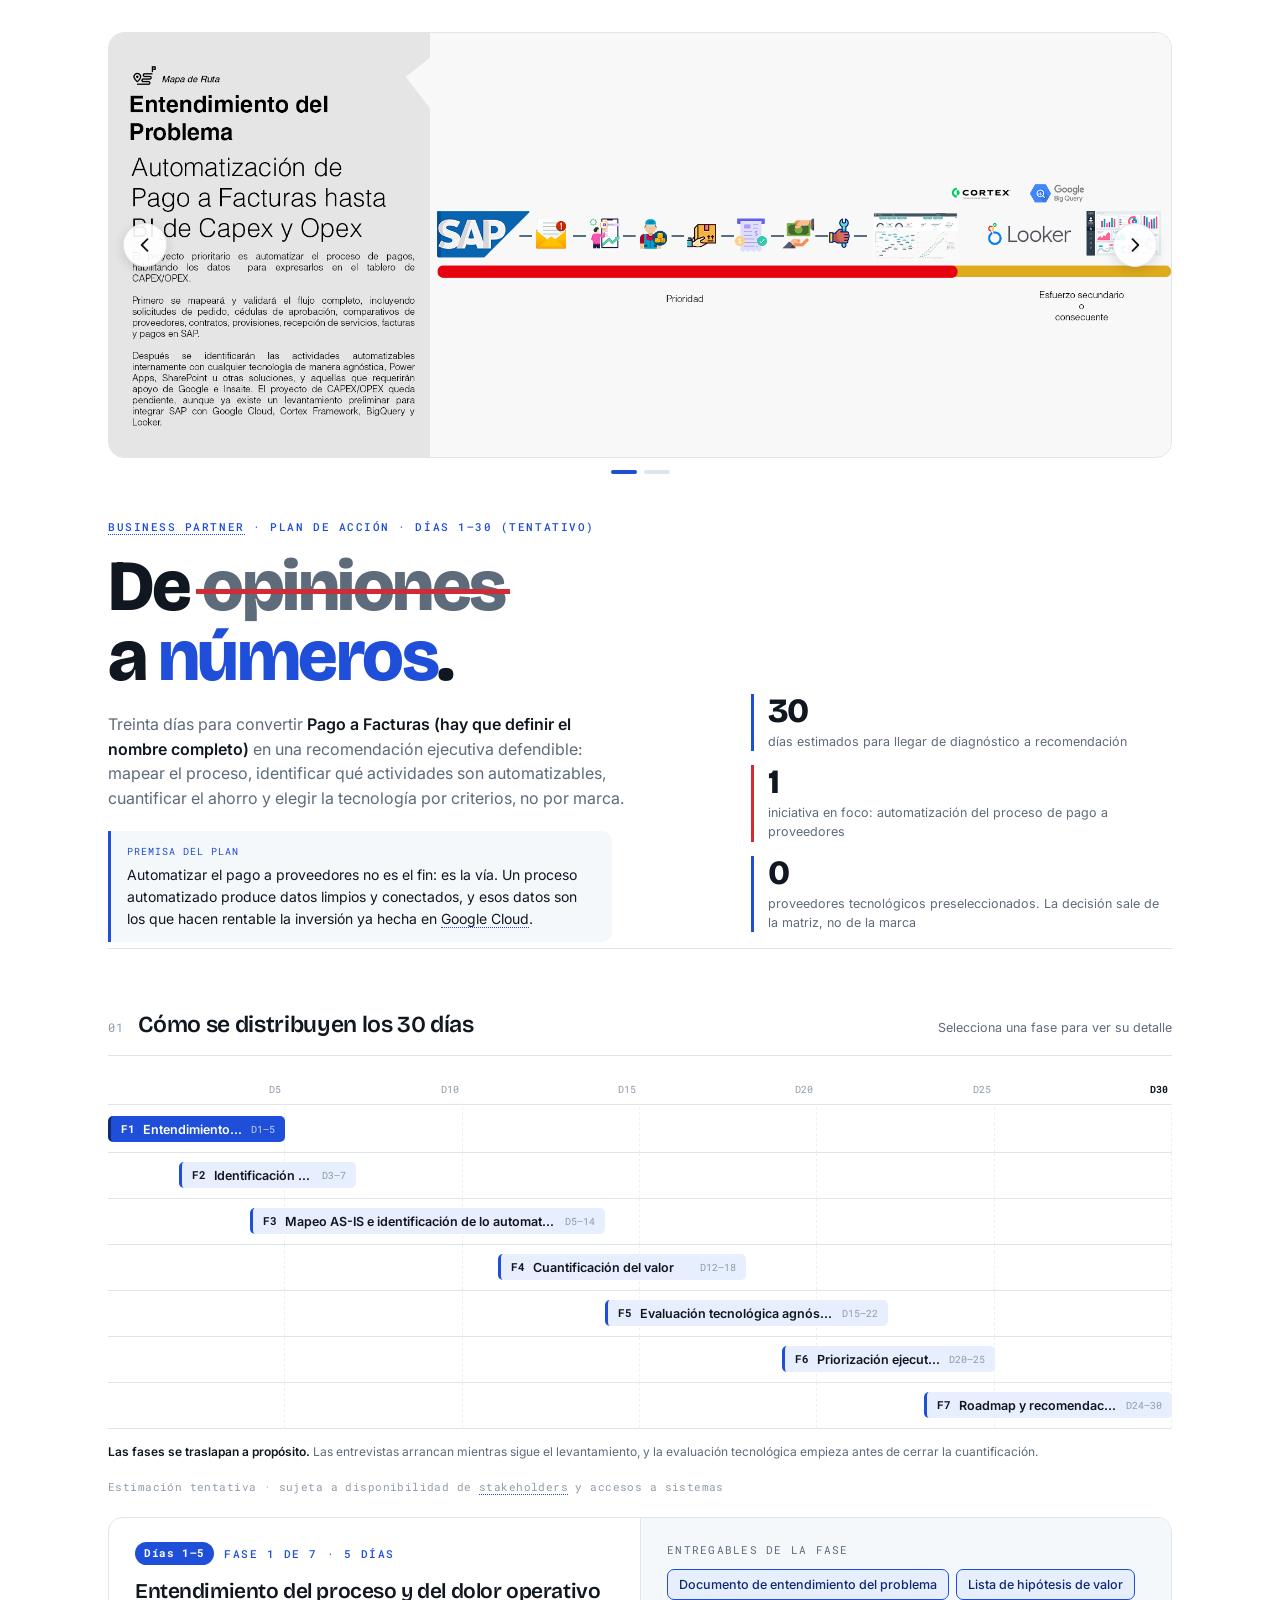
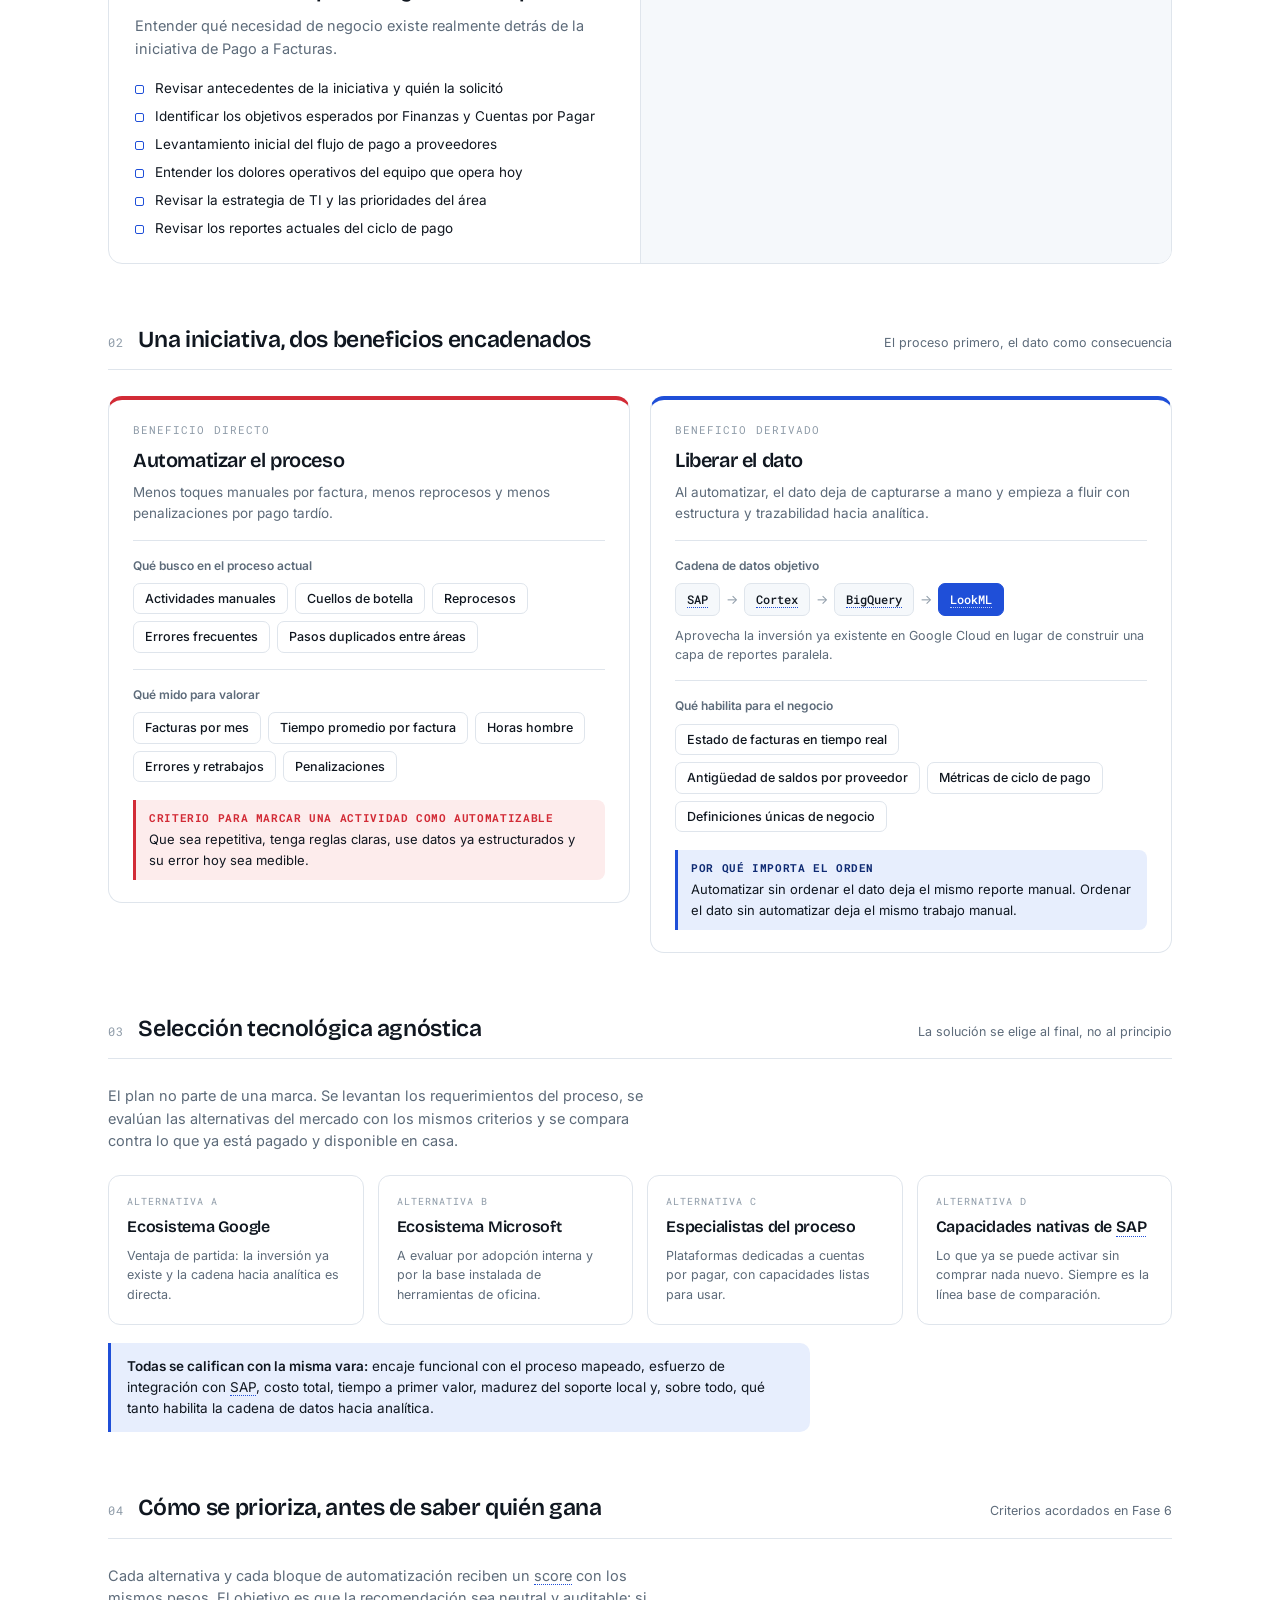
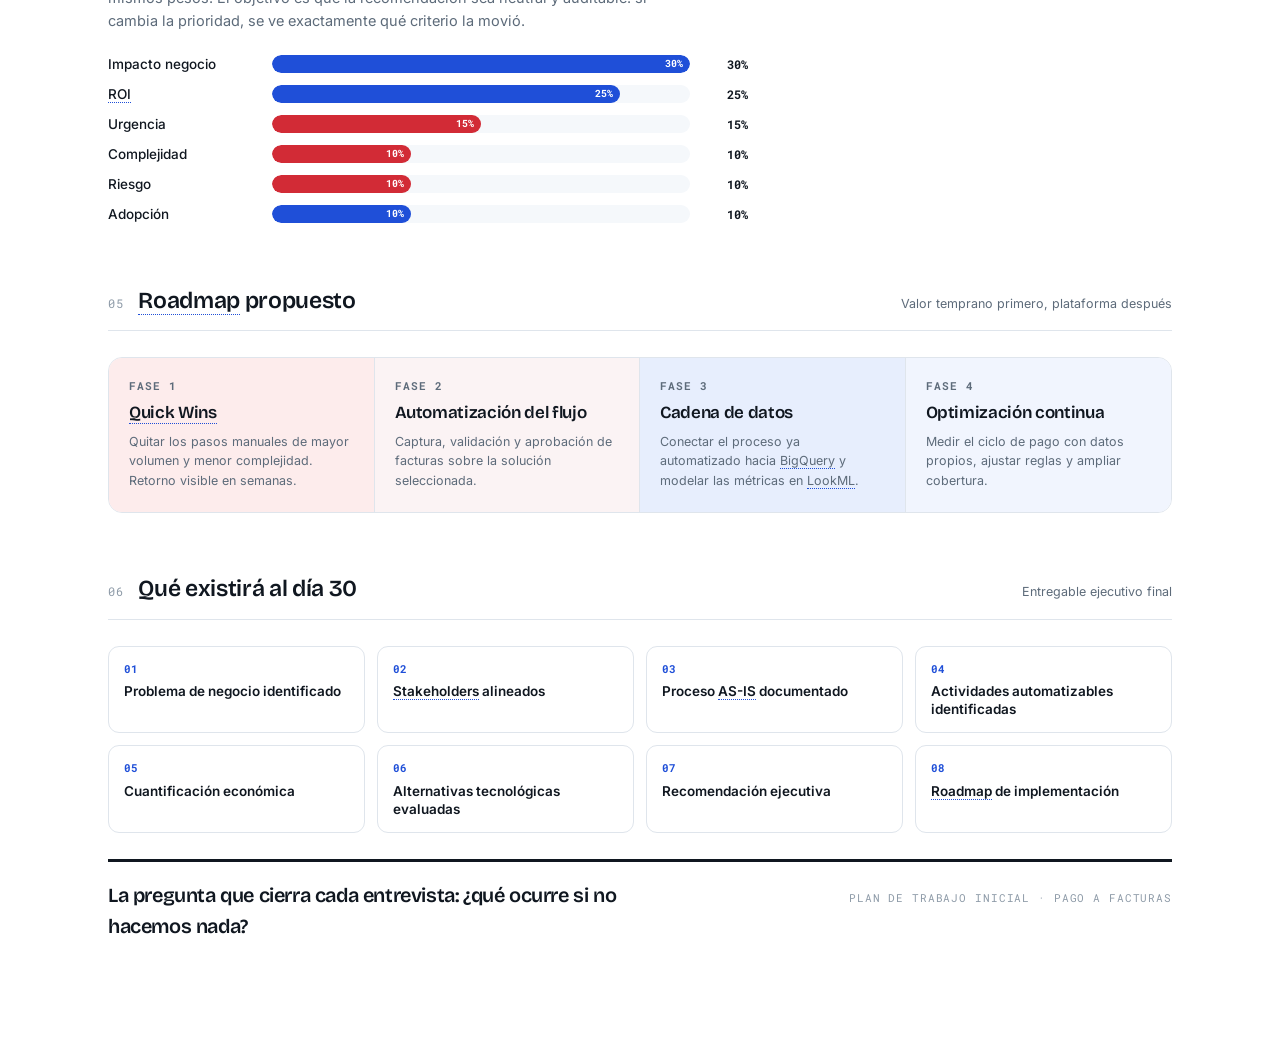
<file: index.html>
<!DOCTYPE html>
<html lang="es">
<head>
<meta charset="UTF-8">
<meta name="viewport" content="width=device-width, initial-scale=1.0">
<title>Plan de acción · Automatización de Pago a Facturas · 30 días</title>
<link rel="preconnect" href="https://fonts.googleapis.com">
<link rel="preconnect" href="https://fonts.gstatic.com" crossorigin>
<link href="https://fonts.googleapis.com/css2?family=Bricolage+Grotesque:opsz,wght@12..96,400;12..96,600;12..96,800&family=Inter:wght@400;500;600&family=Roboto+Mono:wght@400;500;700&display=swap" rel="stylesheet">
<link rel="stylesheet" href="style.css">
</head>
<body>

<div class="page">

  <!-- ============ SLIDESHOW ============ -->
  <section class="slideshow" aria-roledescription="carrusel" aria-label="Imágenes de la iniciativa">
    <div class="slideshow__frame">
      <div class="slideshow__track" id="slideTrack">
        <figure class="slide">
          <img src="Images/e_a.png" alt="Imagen 1 de la iniciativa de Pago a Facturas" width="1920" height="768">
        </figure>
        <figure class="slide">
          <img src="Images/e_b.jpeg" alt="Imagen 2 de la iniciativa de Pago a Facturas" width="1920" height="768">
        </figure>
      </div>

      <button type="button" class="slidebtn slidebtn--prev" id="slidePrev" aria-label="Imagen anterior">
        <svg viewBox="0 0 24 24" aria-hidden="true"><path d="M15 5l-7 7 7 7" fill="none" stroke="currentColor" stroke-width="2.2" stroke-linecap="round" stroke-linejoin="round"/></svg>
      </button>
      <button type="button" class="slidebtn slidebtn--next" id="slideNext" aria-label="Imagen siguiente">
        <svg viewBox="0 0 24 24" aria-hidden="true"><path d="M9 5l7 7-7 7" fill="none" stroke="currentColor" stroke-width="2.2" stroke-linecap="round" stroke-linejoin="round"/></svg>
      </button>
    </div>

    <div class="slideshow__dots" id="slideDots" role="tablist" aria-label="Seleccionar imagen"></div>
  </section>

  <!-- ============ HERO ============ -->
  <header class="hero">
    <div class="eyebrow">Business Partner · Plan de acción · Días 1–30 (tentativo)</div>
    <div class="hero__grid">
      <div>
        <h1>De <span class="strike">opiniones</span><br>a <em>números</em>.</h1>
        <p class="hero__lede">Treinta días para convertir <b>Pago a Facturas (hay que definir el nombre completo)</b> en una recomendación ejecutiva defendible: mapear el proceso, identificar qué actividades son automatizables, cuantificar el ahorro y elegir la tecnología por criterios, no por marca.</p>
        <p class="hero__premise">
          <span class="hero__premise-l">Premisa del plan</span>
          Automatizar el pago a proveedores no es el fin: es la vía. Un proceso automatizado produce datos limpios y conectados, y esos datos son los que hacen rentable la inversión ya hecha en <span class="term" data-tip="Ecosistema de datos y analítica de Google en la nube: Cortex, BigQuery y Looker.">Google Cloud</span>.
        </p>
      </div>
      <div class="hero__meta">
        <div class="metric">
          <div class="metric__n">30</div>
          <div class="metric__l">días estimados para llegar de diagnóstico a recomendación</div>
        </div>
        <div class="metric metric--red">
          <div class="metric__n">1</div>
          <div class="metric__l">iniciativa en foco: automatización del proceso de pago a proveedores</div>
        </div>
        <div class="metric">
          <div class="metric__n">0</div>
          <div class="metric__l">proveedores tecnológicos preseleccionados. La decisión sale de la matriz, no de la marca</div>
        </div>
      </div>
    </div>
  </header>

  <!-- ============ GANTT ============ -->
  <section class="sec">
    <div class="sec__head">
      <span class="sec__num">01</span>
      <h2 class="sec__title">Cómo se distribuyen los 30 días</h2>
      <span class="sec__note">Selecciona una fase para ver su detalle</span>
    </div>

    <div class="gantt">
      <div class="ruler" id="ruler"></div>
      <div id="ganttRows"></div>
      <div class="gantt__legend">
        <span><b>Las fases se traslapan a propósito.</b> Las entrevistas arrancan mientras sigue el levantamiento, y la evaluación tecnológica empieza antes de cerrar la cuantificación.</span>
        <span class="gantt__caveat">Estimación tentativa · sujeta a disponibilidad de stakeholders y accesos a sistemas</span>
      </div>
    </div>

    <div class="panel" id="panel"></div>
  </section>

  <!-- ============ CADENA DE VALOR ============ -->
  <section class="sec">
    <div class="sec__head">
      <span class="sec__num">02</span>
      <h2 class="sec__title">Una iniciativa, dos beneficios encadenados</h2>
      <span class="sec__note">El proceso primero, el dato como consecuencia</span>
    </div>

    <div class="tracks">
      <article class="track track--b">
        <div class="track__kind">Beneficio directo</div>
        <h3 class="track__name">Automatizar el proceso</h3>
        <p class="track__intro">Menos toques manuales por factura, menos reprocesos y menos penalizaciones por pago tardío.</p>

        <div class="track__block">
          <div class="track__label">Qué busco en el proceso actual</div>
          <div class="chips">
            <span class="chip">Actividades manuales</span>
            <span class="chip">Cuellos de botella</span>
            <span class="chip">Reprocesos</span>
            <span class="chip">Errores frecuentes</span>
            <span class="chip">Pasos duplicados entre áreas</span>
          </div>
        </div>

        <div class="track__block">
          <div class="track__label">Qué mido para valorar</div>
          <div class="chips">
            <span class="chip">Facturas por mes</span>
            <span class="chip">Tiempo promedio por factura</span>
            <span class="chip">Horas hombre</span>
            <span class="chip">Errores y retrabajos</span>
            <span class="chip">Penalizaciones</span>
          </div>
        </div>

        <div class="ask">
          <b>Criterio para marcar una actividad como automatizable</b>
          Que sea repetitiva, tenga reglas claras, use datos ya estructurados y su error hoy sea medible.
        </div>
      </article>

      <article class="track track--a">
        <div class="track__kind">Beneficio derivado</div>
        <h3 class="track__name">Liberar el dato</h3>
        <p class="track__intro">Al automatizar, el dato deja de capturarse a mano y empieza a fluir con estructura y trazabilidad hacia analítica.</p>

        <div class="track__block">
          <div class="track__label">Cadena de datos objetivo</div>
          <div class="chain-data">
            <span class="cd"><span class="term" data-tip="Sistema donde hoy viven las órdenes de compra, recepciones y facturas del proceso.">SAP</span></span>
            <span class="cd__arrow" aria-hidden="true">→</span>
            <span class="cd"><span class="term" data-tip="Cortex Framework de Google Cloud: conectores y modelos preconstruidos que leen la información de SAP y la llevan a la nube sin desarrollar la extracción desde cero.">Cortex</span></span>
            <span class="cd__arrow" aria-hidden="true">→</span>
            <span class="cd"><span class="term" data-tip="Almacén de datos analítico de Google Cloud. Es donde la información queda consultable a gran escala.">BigQuery</span></span>
            <span class="cd__arrow" aria-hidden="true">→</span>
            <span class="cd cd--end"><span class="term" data-tip="Lenguaje de modelado de Looker. Define una sola vez las métricas y reglas de negocio para que todos los reportes usen la misma definición. Su nombre oficial es LookML.">LookML</span></span>
          </div>
          <p class="cd__note">Aprovecha la inversión ya existente en Google Cloud en lugar de construir una capa de reportes paralela.</p>
        </div>

        <div class="track__block">
          <div class="track__label">Qué habilita para el negocio</div>
          <div class="chips">
            <span class="chip">Estado de facturas en tiempo real</span>
            <span class="chip">Antigüedad de saldos por proveedor</span>
            <span class="chip">Métricas de ciclo de pago</span>
            <span class="chip">Definiciones únicas de negocio</span>
          </div>
        </div>

        <div class="ask ask--blue">
          <b>Por qué importa el orden</b>
          Automatizar sin ordenar el dato deja el mismo reporte manual. Ordenar el dato sin automatizar deja el mismo trabajo manual.
        </div>
      </article>
    </div>
  </section>

  <!-- ============ SELECCIÓN TECNOLÓGICA ============ -->
  <section class="sec">
    <div class="sec__head">
      <span class="sec__num">03</span>
      <h2 class="sec__title">Selección tecnológica agnóstica</h2>
      <span class="sec__note">La solución se elige al final, no al principio</span>
    </div>

    <p class="sec__lede">
      El plan no parte de una marca. Se levantan los requerimientos del proceso, se evalúan las alternativas del mercado con los mismos criterios y se compara contra lo que ya está pagado y disponible en casa.
    </p>

    <div class="vendors">
      <div class="vendor">
        <div class="vendor__n">Alternativa A</div>
        <div class="vendor__t">Ecosistema Google</div>
        <div class="vendor__d">Ventaja de partida: la inversión ya existe y la cadena hacia analítica es directa.</div>
      </div>
      <div class="vendor">
        <div class="vendor__n">Alternativa B</div>
        <div class="vendor__t">Ecosistema Microsoft</div>
        <div class="vendor__d">A evaluar por adopción interna y por la base instalada de herramientas de oficina.</div>
      </div>
      <div class="vendor">
        <div class="vendor__n">Alternativa C</div>
        <div class="vendor__t">Especialistas del proceso</div>
        <div class="vendor__d">Plataformas dedicadas a cuentas por pagar, con capacidades listas para usar.</div>
      </div>
      <div class="vendor">
        <div class="vendor__n">Alternativa D</div>
        <div class="vendor__t">Capacidades nativas de SAP</div>
        <div class="vendor__d">Lo que ya se puede activar sin comprar nada nuevo. Siempre es la línea base de comparación.</div>
      </div>
    </div>

    <div class="criteria-note">
      <b>Todas se califican con la misma vara:</b> encaje funcional con el proceso mapeado, esfuerzo de integración con SAP, costo total, tiempo a primer valor, madurez del soporte local y, sobre todo, qué tanto habilita la cadena de datos hacia analítica.
    </div>
  </section>

  <!-- ============ MATRIX ============ -->
  <section class="sec">
    <div class="sec__head">
      <span class="sec__num">04</span>
      <h2 class="sec__title">Cómo se prioriza, antes de saber quién gana</h2>
      <span class="sec__note">Criterios acordados en Fase 6</span>
    </div>

    <p class="sec__lede">
      Cada alternativa y cada bloque de automatización reciben un score con los mismos pesos. El objetivo es que la recomendación sea neutral y auditable: si cambia la prioridad, se ve exactamente qué criterio la movió.
    </p>

    <div class="matrix" id="matrix"></div>
  </section>

  <!-- ============ ROADMAP ============ -->
  <section class="sec">
    <div class="sec__head">
      <span class="sec__num">05</span>
      <h2 class="sec__title">Roadmap propuesto</h2>
      <span class="sec__note">Valor temprano primero, plataforma después</span>
    </div>

    <div class="road">
      <div class="road__step">
        <div class="road__n">FASE 1</div>
        <div class="road__t">Quick Wins</div>
        <div class="road__d">Quitar los pasos manuales de mayor volumen y menor complejidad. Retorno visible en semanas.</div>
      </div>
      <div class="road__step">
        <div class="road__n">FASE 2</div>
        <div class="road__t">Automatización del flujo</div>
        <div class="road__d">Captura, validación y aprobación de facturas sobre la solución seleccionada.</div>
      </div>
      <div class="road__step">
        <div class="road__n">FASE 3</div>
        <div class="road__t">Cadena de datos</div>
        <div class="road__d">Conectar el proceso ya automatizado hacia BigQuery y modelar las métricas en LookML.</div>
      </div>
      <div class="road__step">
        <div class="road__n">FASE 4</div>
        <div class="road__t">Optimización continua</div>
        <div class="road__d">Medir el ciclo de pago con datos propios, ajustar reglas y ampliar cobertura.</div>
      </div>
    </div>
  </section>

  <!-- ============ CLOSING CHAIN ============ -->
  <section class="sec">
    <div class="sec__head">
      <span class="sec__num">06</span>
      <h2 class="sec__title">Qué existirá al día 30</h2>
      <span class="sec__note">Entregable ejecutivo final</span>
    </div>

    <div class="chain">
      <div class="link"><div class="link__n">01</div><div class="link__t">Problema de negocio identificado</div></div>
      <div class="link"><div class="link__n">02</div><div class="link__t">Stakeholders alineados</div></div>
      <div class="link"><div class="link__n">03</div><div class="link__t">Proceso AS-IS documentado</div></div>
      <div class="link"><div class="link__n">04</div><div class="link__t">Actividades automatizables identificadas</div></div>
      <div class="link"><div class="link__n">05</div><div class="link__t">Cuantificación económica</div></div>
      <div class="link"><div class="link__n">06</div><div class="link__t">Alternativas tecnológicas evaluadas</div></div>
      <div class="link"><div class="link__n">07</div><div class="link__t">Recomendación ejecutiva</div></div>
      <div class="link"><div class="link__n">08</div><div class="link__t">Roadmap de implementación</div></div>
    </div>

    <div class="closing">
      <p class="closing__q">La pregunta que cierra cada entrevista: ¿qué ocurre si no hacemos nada?</p>
      <span class="closing__sig">Plan de trabajo inicial · Pago a Facturas</span>
    </div>
  </section>

</div>

<div class="tooltip" id="tooltip" role="tooltip" aria-hidden="true"></div>

<script src="script.js"></script>
</body>
</html>
</file>
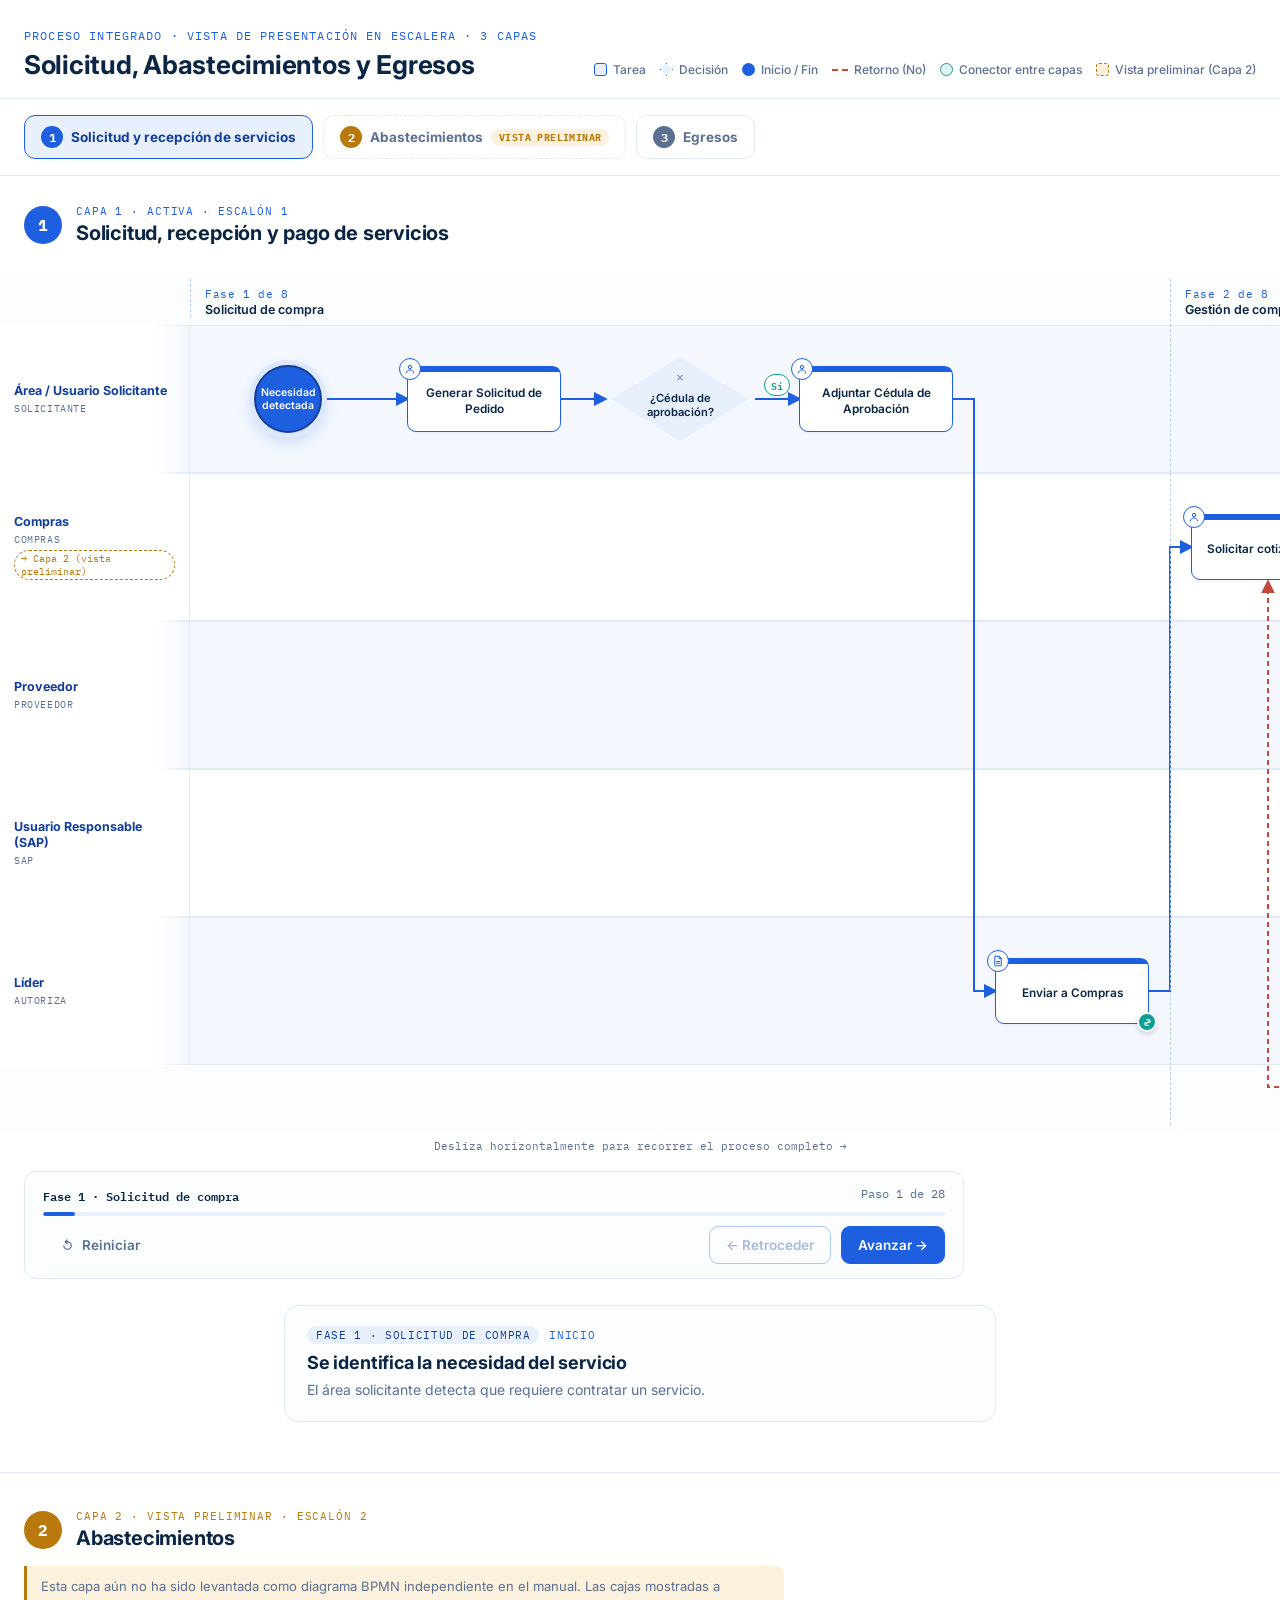
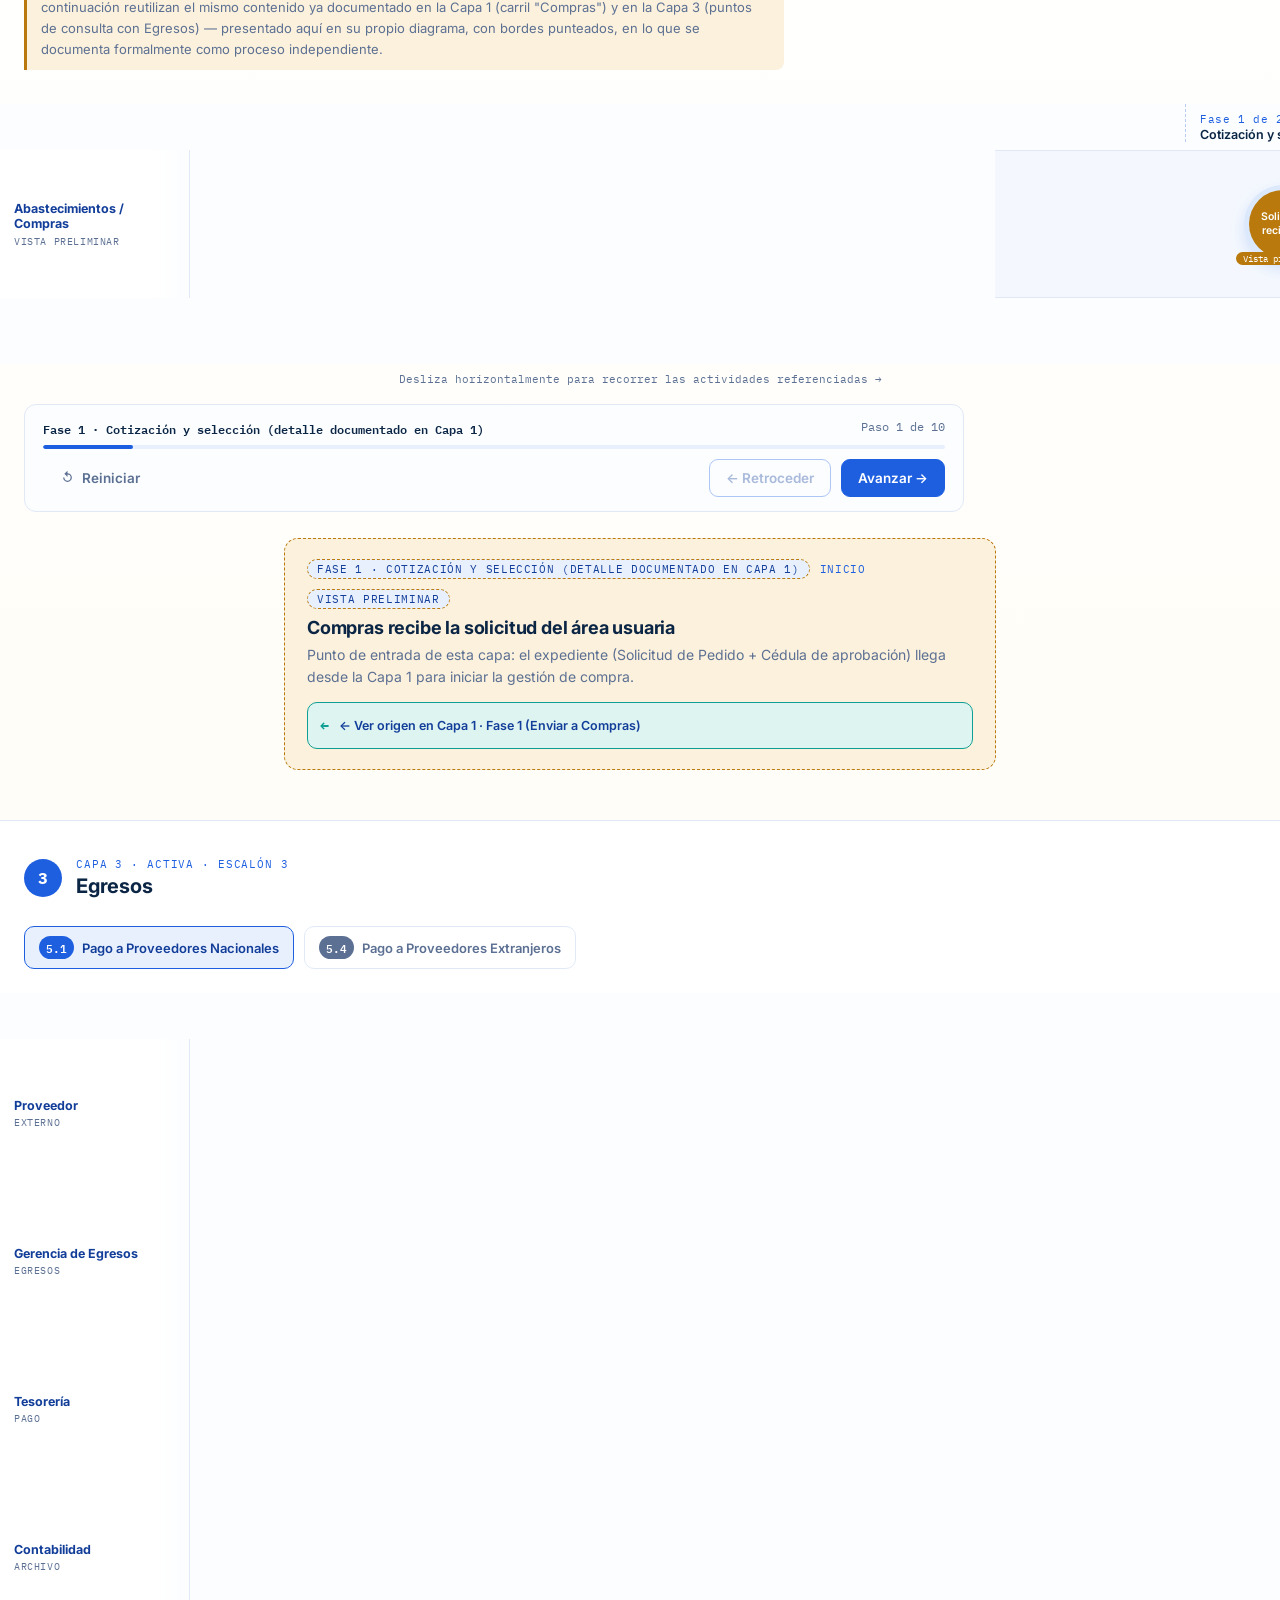
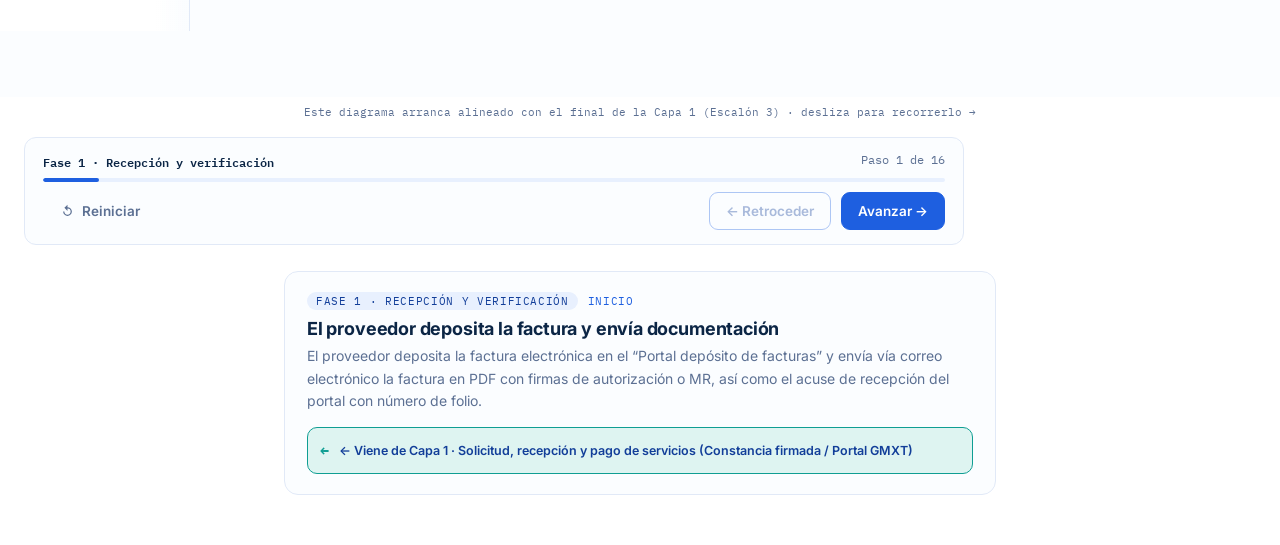
<file: as-is/index.html>
<!DOCTYPE html>
<html lang="es">
<head>
<meta charset="UTF-8">
<meta name="viewport" content="width=device-width, initial-scale=1.0">
<title>Diagrama BPMN · 3 Capas en escalera · Solicitud, Abastecimientos y Egresos · Ferromex</title>
<link rel="preconnect" href="https://fonts.googleapis.com">
<link rel="preconnect" href="https://fonts.gstatic.com" crossorigin>
<link href="https://fonts.googleapis.com/css2?family=IBM+Plex+Mono:wght@400;500;600&family=Inter:wght@400;500;600;700&display=swap" rel="stylesheet">
<link rel="stylesheet" href="style.css">
</head>
<body>
<header class="topbar">
  <div class="topbar__title">
    <span class="topbar__eyebrow">Proceso integrado · Vista de presentación en escalera · 3 capas</span>
    <h1>Solicitud, Abastecimientos y Egresos</h1>
  </div>
  <div class="legend">
    <span class="legend__item"><i class="ico ico--task"></i>Tarea</span>
    <span class="legend__item"><i class="ico ico--decision"></i>Decisión</span>
    <span class="legend__item"><i class="ico ico--start"></i>Inicio / Fin</span>
    <span class="legend__item"><i class="ico ico--loop"></i>Retorno (No)</span>
    <span class="legend__item"><i class="ico ico--link"></i>Conector entre capas</span>
    <span class="legend__item"><i class="ico ico--pending"></i>Vista preliminar (Capa 2)</span>
  </div>
</header>

<nav class="layer-nav" aria-label="Ir a capa">
  <a href="#layer1" class="layer-nav__btn" data-scroll-to="layer1">
    <span class="layer-nav__num">1</span><span>Solicitud y recepción de servicios</span>
  </a>
  <a href="#layer2" class="layer-nav__btn is-pending" data-scroll-to="layer2">
    <span class="layer-nav__num">2</span><span>Abastecimientos</span><span class="layer-nav__badge">Vista preliminar</span>
  </a>
  <a href="#layer3" class="layer-nav__btn" data-scroll-to="layer3">
    <span class="layer-nav__num">3</span><span>Egresos</span>
  </a>
</nav>

<main class="layers-stack layers-stack--staircase">

  <!-- ============================================================
       CAPA 1 · Solicitud, recepción y pago de servicios
       Escalón 1 · sin corrimiento (offsetX = 0)
       ============================================================ -->
  <section class="layer-section" id="layer1">
    <div class="layer-section__header">
      <span class="layer-section__num">1</span>
      <div>
        <span class="layer-section__eyebrow">Capa 1 · Activa · Escalón 1</span>
        <h2 class="layer-section__title">Solicitud, recepción y pago de servicios</h2>
      </div>
    </div>

    <div class="canvas-wrap">
      <div class="canvas-scroll" id="canvasScroll-layer1">
        <div class="canvas" id="canvas-layer1">
          <svg class="canvas__svg" id="edges-layer1" xmlns="http://www.w3.org/2000/svg">
            <defs>
              <marker id="arrow-layer1" viewBox="0 0 10 10" refX="8" refY="5" markerWidth="7" markerHeight="7" orient="auto-start-reverse">
                <path d="M0,0 L10,5 L0,10 z" fill="#1E5FE0"></path>
              </marker>
              <marker id="arrowLoop-layer1" viewBox="0 0 10 10" refX="8" refY="5" markerWidth="7" markerHeight="7" orient="auto-start-reverse">
                <path d="M0,0 L10,5 L0,10 z" fill="#C24A3D"></path>
              </marker>
            </defs>
          </svg>
        </div>
      </div>
      <div class="canvas-hint">Desliza horizontalmente para recorrer el proceso completo →</div>
    </div>

    <div class="flow-controls">
      <div class="flow-controls__progress">
        <div class="flow-controls__labels">
          <span id="phaseLabel-layer1">Fase 1</span>
          <span id="stepLabel-layer1">Paso 1 de 1</span>
        </div>
        <div class="flow-controls__bar"><div class="flow-controls__bar-fill" id="barFill-layer1"></div></div>
      </div>
      <div class="flow-controls__buttons">
        <button type="button" id="btnRestart-layer1" class="btn btn--ghost">
          <svg viewBox="0 0 24 24" width="15" height="15" aria-hidden="true"><path d="M12 5V1L7 6l5 5V7a5 5 0 1 1-5 5H5a7 7 0 1 0 7-7z" fill="currentColor"/></svg>
          <span>Reiniciar</span>
        </button>
        <div class="flow-controls__nav">
          <button type="button" id="btnPrev-layer1" class="btn btn--outline">← Retroceder</button>
          <button type="button" id="btnNext-layer1" class="btn btn--solid">Avanzar →</button>
        </div>
      </div>
    </div>

    <section class="detail" id="detail-layer1" aria-live="polite"></section>
  </section>

  <!-- ============================================================
       CAPA 2 · Abastecimientos — vista preliminar en cajas BPMN
       Escalón 2 · offsetX calculado en JS (alineado al punto donde
       la Capa 1 entrega el expediente a Compras)
       ============================================================ -->
  <section class="layer-section layer-section--pending" id="layer2">
    <div class="layer-section__header">
      <span class="layer-section__num layer-section__num--pending">2</span>
      <div>
        <span class="layer-section__eyebrow">Capa 2 · Vista preliminar · Escalón 2</span>
        <h2 class="layer-section__title">Abastecimientos</h2>
      </div>
    </div>
    <p class="layer-section__caption">
      Esta capa aún no ha sido levantada como diagrama BPMN independiente en el manual. Las cajas
      mostradas a continuación reutilizan el mismo contenido ya documentado en la Capa 1 (carril
      "Compras") y en la Capa 3 (puntos de consulta con Egresos) — presentado aquí en su propio
      diagrama, con bordes punteados, en lo que se documenta formalmente como proceso independiente.
    </p>

    <div class="canvas-wrap">
      <div class="canvas-scroll" id="canvasScroll-layer2">
        <div class="canvas" id="canvas-layer2">
          <svg class="canvas__svg" id="edges-layer2" xmlns="http://www.w3.org/2000/svg">
            <defs>
              <marker id="arrow-layer2" viewBox="0 0 10 10" refX="8" refY="5" markerWidth="7" markerHeight="7" orient="auto-start-reverse">
                <path d="M0,0 L10,5 L0,10 z" fill="#B9790C"></path>
              </marker>
              <marker id="arrowLoop-layer2" viewBox="0 0 10 10" refX="8" refY="5" markerWidth="7" markerHeight="7" orient="auto-start-reverse">
                <path d="M0,0 L10,5 L0,10 z" fill="#C24A3D"></path>
              </marker>
            </defs>
          </svg>
        </div>
      </div>
      <div class="canvas-hint">Desliza horizontalmente para recorrer las actividades referenciadas →</div>
    </div>

    <div class="flow-controls">
      <div class="flow-controls__progress">
        <div class="flow-controls__labels">
          <span id="phaseLabel-layer2">Fase 1</span>
          <span id="stepLabel-layer2">Paso 1 de 1</span>
        </div>
        <div class="flow-controls__bar"><div class="flow-controls__bar-fill" id="barFill-layer2"></div></div>
      </div>
      <div class="flow-controls__buttons">
        <button type="button" id="btnRestart-layer2" class="btn btn--ghost">
          <svg viewBox="0 0 24 24" width="15" height="15" aria-hidden="true"><path d="M12 5V1L7 6l5 5V7a5 5 0 1 1-5 5H5a7 7 0 1 0 7-7z" fill="currentColor"/></svg>
          <span>Reiniciar</span>
        </button>
        <div class="flow-controls__nav">
          <button type="button" id="btnPrev-layer2" class="btn btn--outline">← Retroceder</button>
          <button type="button" id="btnNext-layer2" class="btn btn--solid">Avanzar →</button>
        </div>
      </div>
    </div>

    <section class="detail" id="detail-layer2" aria-live="polite"></section>
  </section>

  <!-- ============================================================
       CAPA 3 · Egresos (5.1 Nacionales / 5.4 Extranjeros)
       Escalón 3 · offsetX = ancho total de Capa 1 (arranca al
       mismo nivel horizontal donde termina la Capa 1)
       ============================================================ -->
  <section class="layer-section" id="layer3">
    <div class="layer-section__header">
      <span class="layer-section__num">3</span>
      <div>
        <span class="layer-section__eyebrow">Capa 3 · Activa · Escalón 3</span>
        <h2 class="layer-section__title">Egresos</h2>
      </div>
    </div>

    <div class="proc-switch" id="procSwitch">
      <button type="button" class="proc-switch__btn is-active" data-proc="nacionales">
        <span class="proc-switch__code">5.1</span>
        <span class="proc-switch__name">Pago a Proveedores Nacionales</span>
      </button>
      <button type="button" class="proc-switch__btn" data-proc="extranjeros">
        <span class="proc-switch__code">5.4</span>
        <span class="proc-switch__name">Pago a Proveedores Extranjeros</span>
      </button>
    </div>

    <!-- Sub-proceso 5.1 Nacionales -->
    <div class="proc-block" data-proc-block="nacionales">
      <div class="canvas-wrap">
        <div class="canvas-scroll" id="canvasScroll-layer3-nacionales">
          <div class="canvas" id="canvas-layer3-nacionales">
            <svg class="canvas__svg" id="edges-layer3-nacionales" xmlns="http://www.w3.org/2000/svg">
              <defs>
                <marker id="arrow-layer3-nacionales" viewBox="0 0 10 10" refX="8" refY="5" markerWidth="7" markerHeight="7" orient="auto-start-reverse">
                  <path d="M0,0 L10,5 L0,10 z" fill="#1E5FE0"></path>
                </marker>
                <marker id="arrowLoop-layer3-nacionales" viewBox="0 0 10 10" refX="8" refY="5" markerWidth="7" markerHeight="7" orient="auto-start-reverse">
                  <path d="M0,0 L10,5 L0,10 z" fill="#C24A3D"></path>
                </marker>
              </defs>
            </svg>
          </div>
        </div>
        <div class="canvas-hint">Este diagrama arranca alineado con el final de la Capa 1 (Escalón 3) · desliza para recorrerlo →</div>
      </div>
      <div class="flow-controls">
        <div class="flow-controls__progress">
          <div class="flow-controls__labels">
            <span id="phaseLabel-layer3-nacionales">Fase 1</span>
            <span id="stepLabel-layer3-nacionales">Paso 1 de 1</span>
          </div>
          <div class="flow-controls__bar"><div class="flow-controls__bar-fill" id="barFill-layer3-nacionales"></div></div>
        </div>
        <div class="flow-controls__buttons">
          <button type="button" id="btnRestart-layer3-nacionales" class="btn btn--ghost">
            <svg viewBox="0 0 24 24" width="15" height="15" aria-hidden="true"><path d="M12 5V1L7 6l5 5V7a5 5 0 1 1-5 5H5a7 7 0 1 0 7-7z" fill="currentColor"/></svg>
            <span>Reiniciar</span>
          </button>
          <div class="flow-controls__nav">
            <button type="button" id="btnPrev-layer3-nacionales" class="btn btn--outline">← Retroceder</button>
            <button type="button" id="btnNext-layer3-nacionales" class="btn btn--solid">Avanzar →</button>
          </div>
        </div>
      </div>
      <section class="detail" id="detail-layer3-nacionales" aria-live="polite"></section>
    </div>

    <!-- Sub-proceso 5.4 Extranjeros -->
    <div class="proc-block is-hidden" data-proc-block="extranjeros">
      <div class="canvas-wrap">
        <div class="canvas-scroll" id="canvasScroll-layer3-extranjeros">
          <div class="canvas" id="canvas-layer3-extranjeros">
            <svg class="canvas__svg" id="edges-layer3-extranjeros" xmlns="http://www.w3.org/2000/svg">
              <defs>
                <marker id="arrow-layer3-extranjeros" viewBox="0 0 10 10" refX="8" refY="5" markerWidth="7" markerHeight="7" orient="auto-start-reverse">
                  <path d="M0,0 L10,5 L0,10 z" fill="#1E5FE0"></path>
                </marker>
                <marker id="arrowLoop-layer3-extranjeros" viewBox="0 0 10 10" refX="8" refY="5" markerWidth="7" markerHeight="7" orient="auto-start-reverse">
                  <path d="M0,0 L10,5 L0,10 z" fill="#C24A3D"></path>
                </marker>
              </defs>
            </svg>
          </div>
        </div>
        <div class="canvas-hint">Este diagrama arranca alineado con el final de la Capa 1 (Escalón 3) · desliza para recorrerlo →</div>
      </div>
      <div class="flow-controls">
        <div class="flow-controls__progress">
          <div class="flow-controls__labels">
            <span id="phaseLabel-layer3-extranjeros">Fase 1</span>
            <span id="stepLabel-layer3-extranjeros">Paso 1 de 1</span>
          </div>
          <div class="flow-controls__bar"><div class="flow-controls__bar-fill" id="barFill-layer3-extranjeros"></div></div>
        </div>
        <div class="flow-controls__buttons">
          <button type="button" id="btnRestart-layer3-extranjeros" class="btn btn--ghost">
            <svg viewBox="0 0 24 24" width="15" height="15" aria-hidden="true"><path d="M12 5V1L7 6l5 5V7a5 5 0 1 1-5 5H5a7 7 0 1 0 7-7z" fill="currentColor"/></svg>
            <span>Reiniciar</span>
          </button>
          <div class="flow-controls__nav">
            <button type="button" id="btnPrev-layer3-extranjeros" class="btn btn--outline">← Retroceder</button>
            <button type="button" id="btnNext-layer3-extranjeros" class="btn btn--solid">Avanzar →</button>
          </div>
        </div>
      </div>
      <section class="detail" id="detail-layer3-extranjeros" aria-live="polite"></section>
    </div>
  </section>

</main>

<div class="modal-overlay" id="modalOverlay" aria-hidden="true">
  <div class="modal" role="dialog" aria-modal="true" aria-labelledby="modalTitle">
    <button type="button" class="modal__close" id="modalClose" aria-label="Cerrar">
      <svg viewBox="0 0 24 24" width="16" height="16" aria-hidden="true"><path d="M6 6l12 12M18 6L6 18" stroke="currentColor" stroke-width="2" stroke-linecap="round" fill="none"/></svg>
    </button>
    <div id="modalBody"></div>
  </div>
</div>

<script src="script.js"></script>
</body>
</html>
</file>
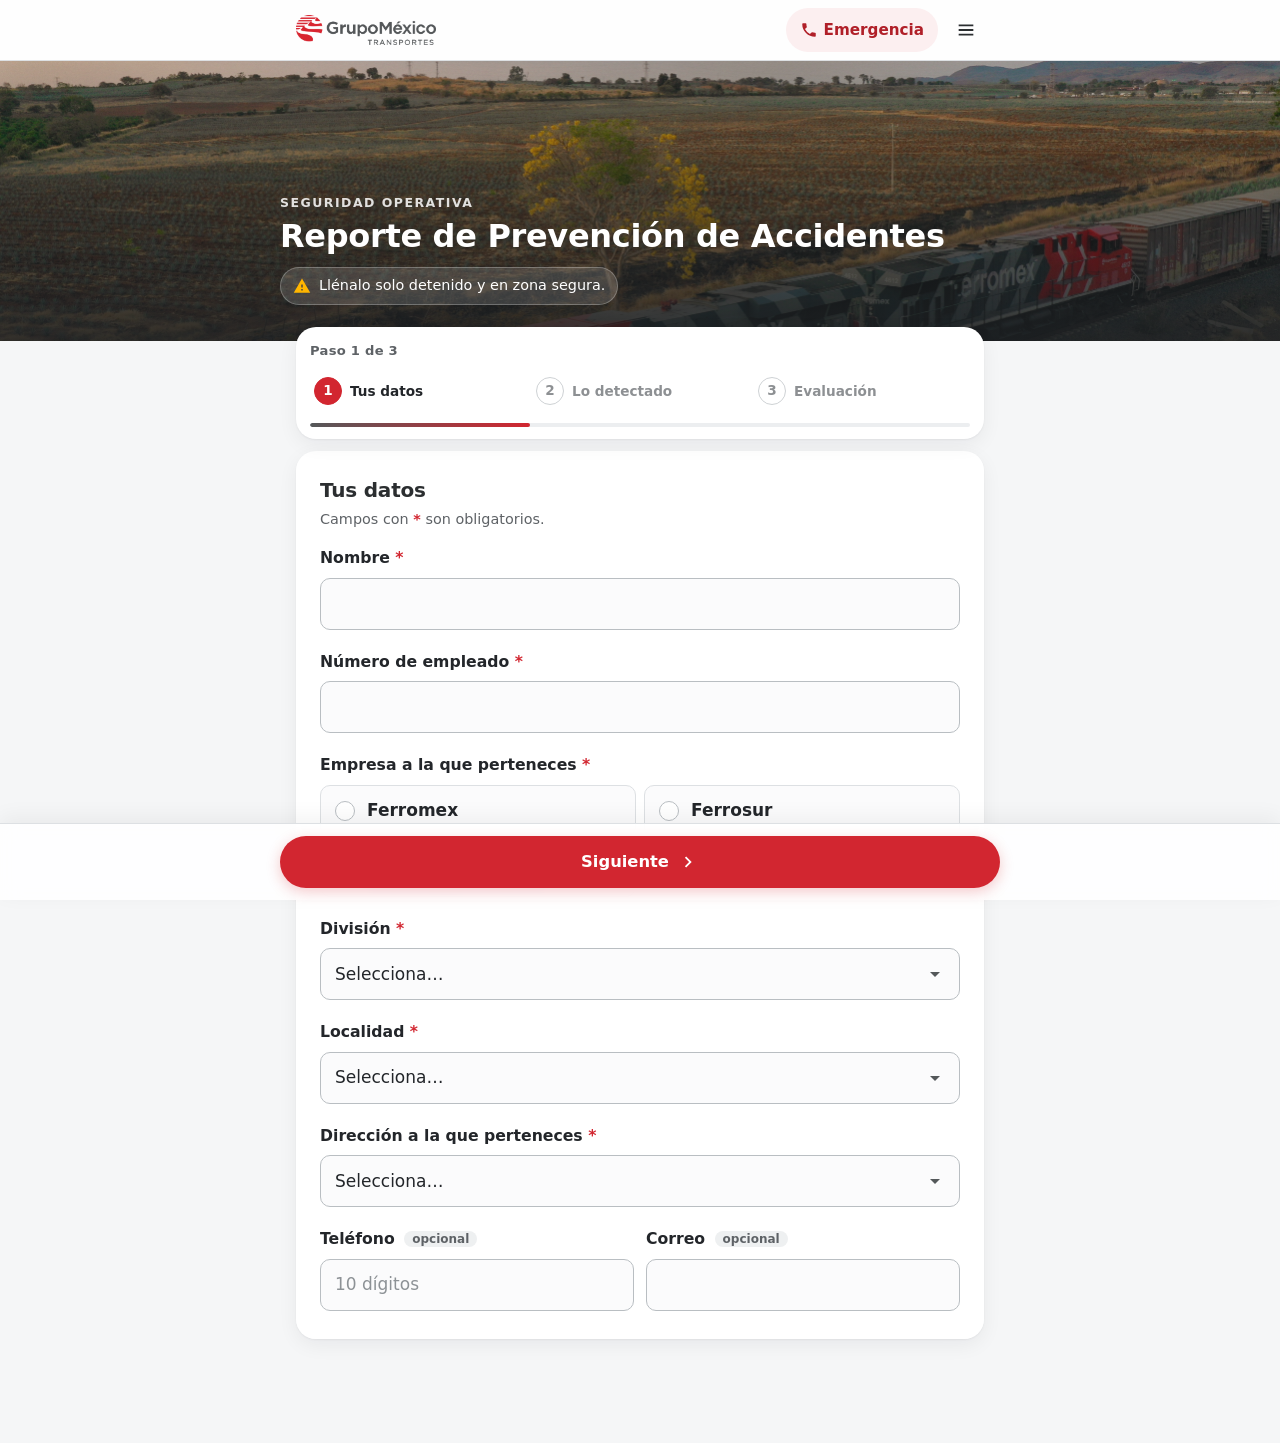
<file: FormSec/index.html>
<!DOCTYPE html>
<html lang="es-MX">
<head>
  <meta charset="UTF-8">
  <meta name="viewport" content="width=device-width, initial-scale=1, viewport-fit=cover">
  <meta name="theme-color" content="#FFFFFF">
  <meta name="robots" content="noindex, nofollow">
  <meta name="referrer" content="no-referrer">
  <meta name="format-detection" content="telephone=no">
  <!--
    En producción, servir con cabeceras HTTP (no meta) como:
    Content-Security-Policy: default-src 'self'; img-src 'self' blob:; media-src 'self' blob:;
      connect-src 'self' https://<tu-api>; style-src 'self'; script-src 'self';
      object-src 'none'; base-uri 'none'; form-action 'self'; frame-ancestors 'none'
    X-Content-Type-Options: nosniff
    Referrer-Policy: no-referrer
  -->
  <title>Reporte de Prevención de Accidentes</title>
  <link rel="preload" as="image" href="1.jpg">
  <link rel="stylesheet" href="style.css">
</head>
<body>

  <!-- ===== Header ===== -->
  <header class="topbar">
    <div class="topbar__inner">
      <a class="topbar__brand" href="#main" aria-label="Ir al formulario">
        <img class="topbar__logo" src="logo.png" alt="GMXT" width="120" height="36">
      </a>

      <nav class="topbar__nav" aria-label="Opciones de ayuda">
        <!-- AJUSTAR: número de emergencia corporativo -->
        <a class="topbar__sos" href="tel:911" id="emergencyLink">
          <svg class="icon" viewBox="0 0 24 24" aria-hidden="true" focusable="false"><path d="M6.6 10.8a15.1 15.1 0 0 0 6.6 6.6l2.2-2.2a1 1 0 0 1 1-.25 11.4 11.4 0 0 0 3.6.57 1 1 0 0 1 1 1V20a1 1 0 0 1-1 1A17 17 0 0 1 3 4a1 1 0 0 1 1-1h3.5a1 1 0 0 1 1 1c0 1.25.2 2.45.57 3.6a1 1 0 0 1-.25 1l-2.2 2.2Z"/></svg>
          <span>Emergencia</span>
        </a>

        <button class="topbar__menu-btn" type="button" id="menuBtn"
                aria-expanded="false" aria-controls="menuPanel" aria-label="Abrir menú de ayuda">
          <svg class="icon" viewBox="0 0 24 24" aria-hidden="true" focusable="false"><path d="M4 6h16v2H4V6Zm0 5h16v2H4v-2Zm0 5h16v2H4v-2Z"/></svg>
        </button>
      </nav>
    </div>

    <div class="menu" id="menuPanel" hidden>
      <ul class="menu__list">
        <li>
          <button class="menu__item" type="button" id="helpBtn">
            <svg class="icon" viewBox="0 0 24 24" aria-hidden="true" focusable="false"><path d="M12 2a10 10 0 1 0 0 20 10 10 0 0 0 0-20Zm1 17h-2v-2h2v2Zm2.1-7.7-.9.9c-.7.7-1.2 1.3-1.2 2.8h-2v-.5c0-1.1.5-2.1 1.2-2.8l1.2-1.3A2 2 0 1 0 10 9H8a4 4 0 1 1 7.1 2.3Z"/></svg>
            Ayuda
          </button>
        </li>
        <li>
          <!-- AJUSTAR: URL oficial -->
          <a class="menu__item" href="https://www.gmxt.mx" target="_blank" rel="noopener noreferrer" id="gmxtLink">
            <svg class="icon" viewBox="0 0 24 24" aria-hidden="true" focusable="false"><path d="M14 3v2h3.6l-9.8 9.8 1.4 1.4L19 6.4V10h2V3h-7ZM5 5h6v2H5v12h12v-6h2v6a2 2 0 0 1-2 2H5a2 2 0 0 1-2-2V7a2 2 0 0 1 2-2Z"/></svg>
            Ir a GMXT
          </a>
        </li>
        <li>
          <a class="menu__item menu__item--sos" href="tel:911">
            <svg class="icon" viewBox="0 0 24 24" aria-hidden="true" focusable="false"><path d="M6.6 10.8a15.1 15.1 0 0 0 6.6 6.6l2.2-2.2a1 1 0 0 1 1-.25 11.4 11.4 0 0 0 3.6.57 1 1 0 0 1 1 1V20a1 1 0 0 1-1 1A17 17 0 0 1 3 4a1 1 0 0 1 1-1h3.5a1 1 0 0 1 1 1c0 1.25.2 2.45.57 3.6a1 1 0 0 1-.25 1l-2.2 2.2Z"/></svg>
            Teléfono de emergencia
          </a>
        </li>
      </ul>
    </div>
  </header>

  <!-- ===== Banner ===== -->
  <section class="hero" aria-labelledby="pageTitle">
    <div class="hero__content">
      <p class="hero__eyebrow">Seguridad operativa</p>
      <h1 class="hero__title" id="pageTitle">Reporte de Prevención de Accidentes</h1>
      <p class="hero__note">
        <svg class="icon" viewBox="0 0 24 24" aria-hidden="true" focusable="false"><path d="M12 2 1 21h22L12 2Zm1 16h-2v-2h2v2Zm0-4h-2v-4h2v4Z"/></svg>
        Llénalo solo detenido y en zona segura.
      </p>
    </div>
  </section>

  <!-- Aviso de conectividad -->
  <div class="net-banner" id="netBanner" role="status" aria-live="polite" hidden>
    Sin conexión. Tus datos se mantienen; envía cuando recuperes señal.
  </div>

  <main class="app-main" id="main">

    <!-- ===== Vista: formulario por pasos ===== -->
    <section class="wizard" id="formView" aria-label="Formulario de reporte">

      <!-- Progreso -->
      <div class="stepper" id="stepper">
        <p class="stepper__label" id="stepLabel" aria-live="polite">Paso 1 de 3</p>
        <ol class="stepper__list">
          <li><button type="button" class="stepper__dot is-current" data-goto="0" aria-current="step"><span class="stepper__num">1</span><span class="stepper__text">Tus datos</span></button></li>
          <li><button type="button" class="stepper__dot" data-goto="1" disabled><span class="stepper__num">2</span><span class="stepper__text">Lo detectado</span></button></li>
          <li><button type="button" class="stepper__dot" data-goto="2" disabled><span class="stepper__num">3</span><span class="stepper__text">Evaluación</span></button></li>
        </ol>
        <div class="stepper__bar" aria-hidden="true"><span class="stepper__fill" id="stepFill"></span></div>
      </div>

      <!-- Resumen de errores del paso actual -->
      <div class="error-summary" id="errorSummary" role="alert" tabindex="-1" hidden>
        <p class="error-summary__title">Revisa estos campos:</p>
        <ul class="error-summary__list" id="errorSummaryList"></ul>
      </div>

      <form id="reportForm" novalidate autocomplete="on">

        <!-- ===== Paso 1 ===== -->
        <fieldset class="step is-active" data-step="0">
          <legend class="step__title" tabindex="-1">Tus datos</legend>
          <p class="step__hint">Campos con <span class="req" aria-hidden="true">*</span> son obligatorios.</p>

          <div class="field" data-field="nombre">
            <label class="field__label" for="nombre">Nombre <span class="req" aria-hidden="true">*</span></label>
            <input class="field__input" type="text" id="nombre" name="nombre"
                   autocomplete="name" maxlength="100" required aria-describedby="nombre-error">
            <p class="field__error" id="nombre-error"></p>
          </div>

          <div class="field" data-field="numeroEmpleado">
            <label class="field__label" for="numeroEmpleado">Número de empleado <span class="req" aria-hidden="true">*</span></label>
            <input class="field__input" type="text" id="numeroEmpleado" name="numeroEmpleado"
                   autocomplete="off" autocapitalize="characters" spellcheck="false" maxlength="20" required
                   aria-describedby="numeroEmpleado-error">
            <p class="field__error" id="numeroEmpleado-error"></p>
          </div>

          <fieldset class="field field--group" data-field="empresa" aria-describedby="empresa-error">
            <legend class="field__label">Empresa a la que perteneces <span class="req" aria-hidden="true">*</span></legend>
            <div class="choices">
              <label class="choice"><input type="radio" name="empresa" value="Ferromex" required><span class="choice__box">Ferromex</span></label>
              <label class="choice"><input type="radio" name="empresa" value="Ferrosur"><span class="choice__box">Ferrosur</span></label>
              <label class="choice"><input type="radio" name="empresa" value="Intermodal México"><span class="choice__box">Intermodal México</span></label>
            </div>
            <p class="field__error" id="empresa-error"></p>
          </fieldset>

          <div class="field" data-field="division">
            <label class="field__label" for="division">División <span class="req" aria-hidden="true">*</span></label>
            <select class="field__input field__select" id="division" name="division" required aria-describedby="division-error">
              <option value="">Selecciona…</option>
              <option>Monterrey</option>
              <option>Chihuahua</option>
              <option>Hermosillo</option>
              <option>Guadalajara</option>
              <option>Centro México</option>
              <option>Ferrosur</option>
            </select>
            <p class="field__error" id="division-error"></p>
          </div>

          <div class="field" data-field="localidad">
            <label class="field__label" for="localidad">Localidad <span class="req" aria-hidden="true">*</span></label>
            <select class="field__input field__select" id="localidad" name="localidad" required aria-describedby="localidad-error">
              <option value="">Selecciona…</option>
              <option>Monterrey</option>
              <option>Chihuahua</option>
              <option>Hermosillo</option>
              <option>Guadalajara</option>
              <option>Centro México</option>
              <option>Ferrosur</option>
            </select>
            <p class="field__error" id="localidad-error"></p>
          </div>

          <div class="field" data-field="direccion">
            <label class="field__label" for="direccion">Dirección a la que perteneces <span class="req" aria-hidden="true">*</span></label>
            <select class="field__input field__select" id="direccion" name="direccion" required aria-describedby="direccion-error">
              <option value="">Selecciona…</option>
              <option>Dir. Transportes</option>
              <option>Dir. Infraestructura</option>
              <option>Dir. Relaciones con Gobierno y Com.</option>
              <option>Dir. General Operación</option>
              <option>Dir. Fuerza Motriz y Equipos de Arrastre</option>
              <option>Dir. Abastecimientos</option>
              <option>Dir. Recursos Humanos</option>
              <option>Dir. Proyectos</option>
              <option>Dir. Digital</option>
              <option>Auditoría General</option>
              <option>Dir. Servicio a Clientes</option>
              <option>Dir. General de Administración</option>
            </select>
            <p class="field__error" id="direccion-error"></p>
          </div>

          <div class="field-row">
            <div class="field" data-field="telefono">
              <label class="field__label" for="telefono">Teléfono <span class="field__optional">opcional</span></label>
              <input class="field__input" type="tel" id="telefono" name="telefono"
                     inputmode="numeric" autocomplete="tel-national" maxlength="10"
                     placeholder="10 dígitos" aria-describedby="telefono-error">
              <p class="field__error" id="telefono-error"></p>
            </div>

            <div class="field" data-field="correo">
              <label class="field__label" for="correo">Correo <span class="field__optional">opcional</span></label>
              <input class="field__input" type="email" id="correo" name="correo"
                     inputmode="email" autocomplete="email" autocapitalize="off" spellcheck="false" maxlength="120"
                     aria-describedby="correo-error">
              <p class="field__error" id="correo-error"></p>
            </div>
          </div>
        </fieldset>

        <!-- ===== Paso 2 ===== -->
        <fieldset class="step" data-step="1" hidden>
          <legend class="step__title" tabindex="-1">Lo que detectaste</legend>

          <div class="field-row">
            <div class="field" data-field="fecha">
              <label class="field__label" for="fecha">Fecha <span class="req" aria-hidden="true">*</span></label>
              <input class="field__input" type="date" id="fecha" name="fecha" required aria-describedby="fecha-error">
              <p class="field__error" id="fecha-error"></p>
            </div>

            <div class="field" data-field="hora">
              <label class="field__label" for="hora">Hora</label>
              <input class="field__input" type="time" id="hora" name="hora" aria-describedby="hora-error">
              <p class="field__error" id="hora-error"></p>
            </div>
          </div>

          <div class="field" data-field="descripcion">
            <label class="field__label" for="descripcion">Describe con detalle lo que detectaste <span class="req" aria-hidden="true">*</span></label>
            <p class="field__hint" id="descripcion-hint">Qué, dónde (vía, patio, km, equipo) y quién estaba expuesto.</p>
            <textarea class="field__input field__textarea" id="descripcion" name="descripcion"
                      rows="5" maxlength="2000" required
                      aria-describedby="descripcion-hint descripcion-count descripcion-error"></textarea>
            <p class="field__counter" id="descripcion-count">0 / 2000</p>
            <p class="field__error" id="descripcion-error"></p>
          </div>

          <div class="field" data-field="evidencias">
            <span class="field__label" id="evidencias-label">Foto o video <span class="field__optional">opcional</span></span>
            <p class="field__hint" id="evidencias-hint">Tómala solo si es seguro. Máximo <span id="maxFilesText">5</span> archivos.</p>

            <div class="file-actions" role="group" aria-labelledby="evidencias-label" aria-describedby="evidencias-hint evidencias-error">
              <input class="visually-hidden" type="file" id="fileCamera" accept="image/*" capture="environment">
              <label class="btn btn--outline file-actions__btn" for="fileCamera">
                <svg class="icon" viewBox="0 0 24 24" aria-hidden="true" focusable="false"><path d="M9 3 7.2 5H4a2 2 0 0 0-2 2v12a2 2 0 0 0 2 2h16a2 2 0 0 0 2-2V7a2 2 0 0 0-2-2h-3.2L15 3H9Zm3 5a5 5 0 1 1 0 10 5 5 0 0 1 0-10Zm0 2a3 3 0 1 0 0 6 3 3 0 0 0 0-6Z"/></svg>
                Tomar foto
              </label>

              <input class="visually-hidden" type="file" id="fileGallery" accept="image/*,video/*" multiple>
              <label class="btn btn--outline file-actions__btn" for="fileGallery">
                <svg class="icon" viewBox="0 0 24 24" aria-hidden="true" focusable="false"><path d="M4 4h16a2 2 0 0 1 2 2v12a2 2 0 0 1-2 2H4a2 2 0 0 1-2-2V6a2 2 0 0 1 2-2Zm0 2v9.6l4-4 3 3 5-5 4 4V6H4Zm4.5 1a1.5 1.5 0 1 1 0 3 1.5 1.5 0 0 1 0-3Z"/></svg>
                Galería
              </label>
            </div>

            <p class="file-status" id="fileStatus" role="status" aria-live="polite"></p>
            <ul class="previews" id="previewList" aria-label="Archivos adjuntos"></ul>
            <p class="field__error" id="evidencias-error"></p>
          </div>
        </fieldset>

        <!-- ===== Paso 3 ===== -->
        <fieldset class="step" data-step="2" hidden>
          <legend class="step__title" tabindex="-1">Evaluación y acciones</legend>

          <fieldset class="field field--group" data-field="consecuencia" aria-describedby="consecuencia-error">
            <legend class="field__label">Tipo de consecuencia o afectación que pudiera generar <span class="req" aria-hidden="true">*</span></legend>
            <div class="choices">
              <label class="choice"><input type="radio" name="consecuencia" value="Lesión personal" required><span class="choice__box">Lesión personal</span></label>
              <label class="choice"><input type="radio" name="consecuencia" value="Condición insegura"><span class="choice__box">Condición insegura</span></label>
              <label class="choice"><input type="radio" name="consecuencia" value="Daño al equipo"><span class="choice__box">Daño al equipo</span></label>
              <label class="choice"><input type="radio" name="consecuencia" value="Interrupción del proceso"><span class="choice__box">Interrupción del proceso</span></label>
              <label class="choice"><input type="radio" name="consecuencia" value="Acto inseguro"><span class="choice__box">Acto inseguro</span></label>
            </div>
            <p class="field__error" id="consecuencia-error"></p>
          </fieldset>

          <!-- Solo aplica cuando consecuencia = "Acto inseguro" -->
          <fieldset class="field field--group field--conditional" data-field="retroalimentacion" id="retroGroup" hidden>
            <legend class="field__label">¿Retroalimentaste al trabajador involucrado?</legend>
            <div class="choices choices--inline">
              <label class="choice"><input type="radio" name="retroalimentacion" value="Sí"><span class="choice__box">Sí</span></label>
              <label class="choice"><input type="radio" name="retroalimentacion" value="No"><span class="choice__box">No</span></label>
            </div>
          </fieldset>

          <fieldset class="field field--group" data-field="potencial" aria-describedby="potencial-error">
            <legend class="field__label">Potencial de daño a la persona <span class="req" aria-hidden="true">*</span></legend>
            <div class="choices choices--inline">
              <label class="choice choice--level" data-level="alto"><input type="radio" name="potencial" value="Alto" required><span class="choice__box">Alto</span></label>
              <label class="choice choice--level" data-level="medio"><input type="radio" name="potencial" value="Medio"><span class="choice__box">Medio</span></label>
              <label class="choice choice--level" data-level="bajo"><input type="radio" name="potencial" value="Bajo"><span class="choice__box">Bajo</span></label>
            </div>
            <p class="field__error" id="potencial-error"></p>
          </fieldset>

          <div class="field" data-field="accion">
            <label class="field__label" for="accion">Describe si tomaste alguna acción <span class="req" aria-hidden="true">*</span></label>
            <p class="field__hint" id="accion-hint">Si no tomaste ninguna, escríbelo.</p>
            <textarea class="field__input field__textarea" id="accion" name="accion"
                      rows="4" maxlength="1000" required
                      aria-describedby="accion-hint accion-count accion-error"></textarea>
            <p class="field__counter" id="accion-count">0 / 1000</p>
            <p class="field__error" id="accion-error"></p>
          </div>
        </fieldset>

        <!-- Honeypot antibot -->
        <div class="hp" aria-hidden="true">
          <label for="website">No llenar</label>
          <input type="text" id="website" name="website" tabindex="-1" autocomplete="off">
        </div>

        <!-- Navegación fija inferior (alcance del pulgar) -->
        <div class="wizard-nav">
          <div class="wizard-nav__inner">
            <button type="button" class="btn btn--ghost" id="prevBtn" hidden>
              <svg class="icon" viewBox="0 0 24 24" aria-hidden="true" focusable="false"><path d="M15.4 7.4 14 6l-6 6 6 6 1.4-1.4L10.8 12l4.6-4.6Z"/></svg>
              Atrás
            </button>
            <button type="button" class="btn btn--primary" id="nextBtn">
              Siguiente
              <svg class="icon" viewBox="0 0 24 24" aria-hidden="true" focusable="false"><path d="M8.6 16.6 10 18l6-6-6-6-1.4 1.4 4.6 4.6-4.6 4.6Z"/></svg>
            </button>
            <button type="submit" class="btn btn--primary" id="submitBtn" hidden>Revisar y enviar</button>
          </div>
        </div>
      </form>
    </section>

    <!-- ===== Vista: éxito ===== -->
    <section class="result" id="successView" tabindex="-1" aria-labelledby="successTitle" hidden>
      <div class="result__icon" aria-hidden="true">
        <svg viewBox="0 0 24 24" focusable="false"><path d="M9.5 16.2 5.3 12l-1.4 1.4 5.6 5.6L21 7.5l-1.4-1.4L9.5 16.2Z"/></svg>
      </div>
      <h2 class="result__title" id="successTitle">Reporte enviado</h2>
      <p class="result__text">Gracias. Tu reporte ayuda a prevenir accidentes.</p>
      <p class="result__folio" id="folioBox" hidden>Folio <strong id="folioText"></strong></p>
      <p class="result__demo" id="demoNote" hidden>Modo demostración: no se envió a ningún servidor.</p>
      <button type="button" class="btn btn--outline btn--block" id="newReportBtn">Hacer otro reporte</button>
    </section>
  </main>

  <!-- ===== Diálogo: confirmación ===== -->
  <dialog class="dialog" id="confirmDialog" aria-labelledby="confirmTitle">
    <div class="dialog__body">
      <h2 class="dialog__title" id="confirmTitle">¿Enviar reporte?</h2>
      <dl class="summary" id="confirmSummary"></dl>
      <div class="send-error" id="sendError" role="alert" hidden></div>
    </div>
    <div class="dialog__actions">
      <button type="button" class="btn btn--outline" id="cancelBtn">Corregir</button>
      <button type="button" class="btn btn--primary" id="confirmBtn">
        <span class="btn__spinner" aria-hidden="true"></span>
        <span id="confirmLabel">Enviar</span>
      </button>
    </div>
  </dialog>

  <!-- ===== Diálogo: ayuda ===== -->
  <dialog class="dialog" id="helpDialog" aria-labelledby="helpTitle">
    <div class="dialog__body">
      <h2 class="dialog__title" id="helpTitle">¿Cómo llenar el reporte?</h2>
      <ol class="help-list">
        <li><strong>Detente</strong> y ubícate en una zona segura.</li>
        <li>Completa los <strong>3 pasos</strong>. Usa <em>Siguiente</em> y <em>Atrás</em>.</li>
        <li>Agrega foto o video <strong>solo si es seguro</strong>.</li>
        <li>Revisa el resumen y toca <strong>Enviar</strong>.</li>
      </ol>
      <p class="help-note">Si hay una emergencia, no llenes el reporte: usa <strong>Teléfono de emergencia</strong>.</p>
    </div>
    <div class="dialog__actions dialog__actions--single">
      <button type="button" class="btn btn--primary" id="helpCloseBtn">Entendido</button>
    </div>
  </dialog>

  <script src="script.js" defer></script>
</body>
</html>
</file>
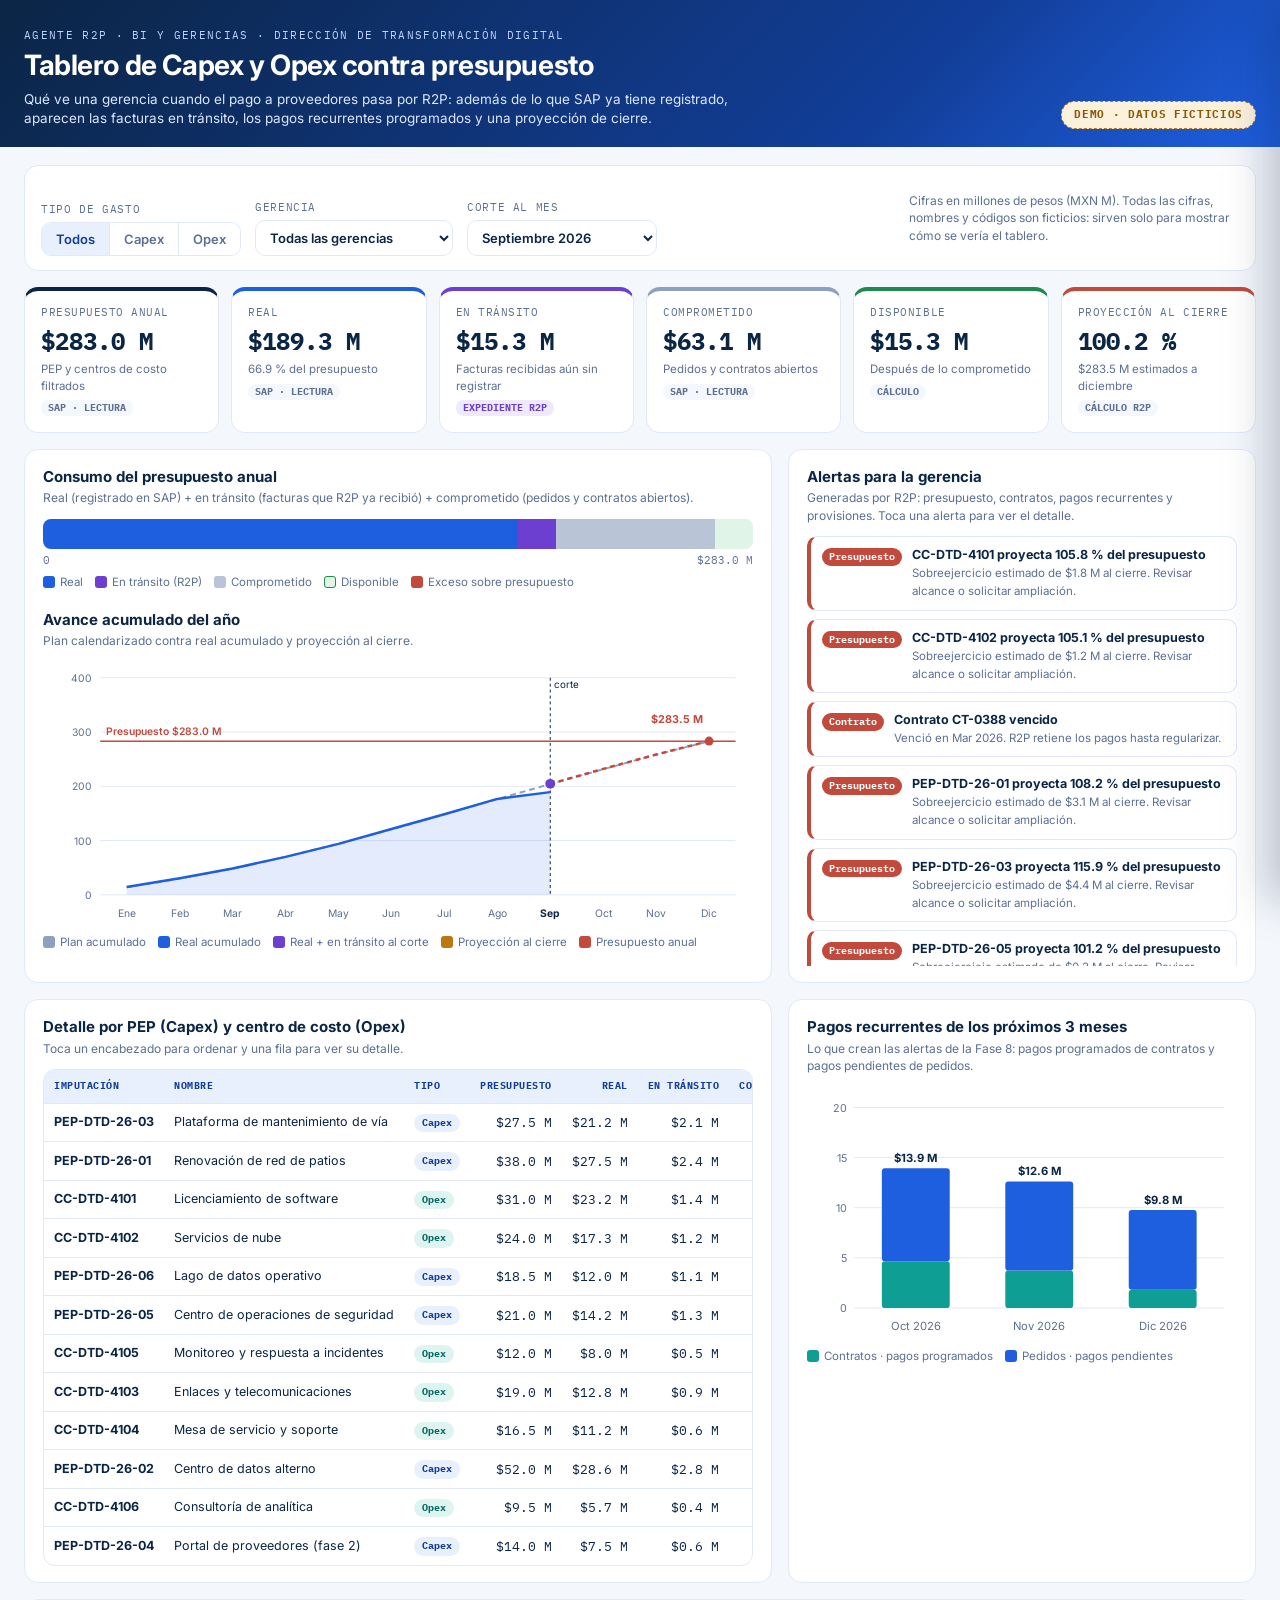
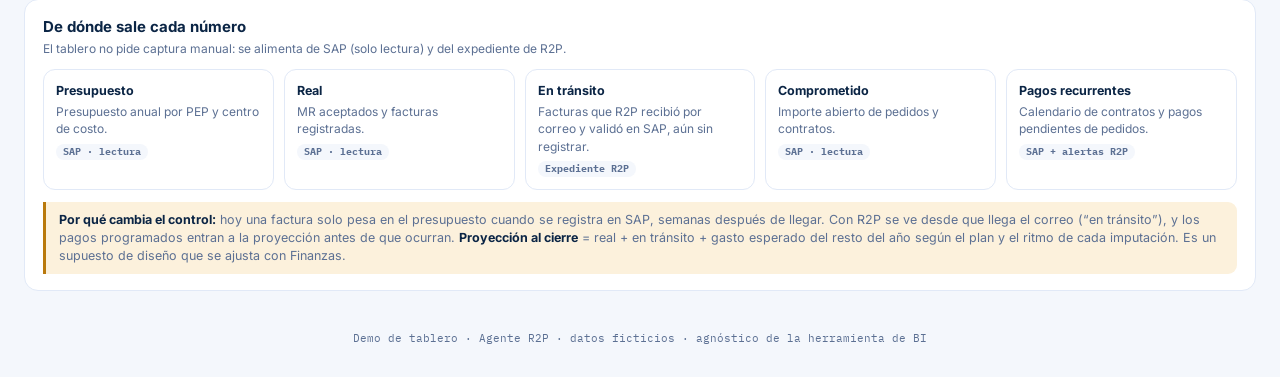
<file: to-be/dash.html>
<!DOCTYPE html>
<html lang="es">
<head>
<meta charset="UTF-8">
<meta name="viewport" content="width=device-width, initial-scale=1.0">
<title>Demo · Tablero de Capex y Opex con el Agente R2P</title>
<link rel="preconnect" href="https://fonts.googleapis.com">
<link rel="preconnect" href="https://fonts.gstatic.com" crossorigin>
<link href="https://fonts.googleapis.com/css2?family=IBM+Plex+Mono:wght@400;500;600;700&family=Inter:wght@400;500;600;700&display=swap" rel="stylesheet">
<style>
:root{
  --bg:#F4F7FC; --card:#FFFFFF; --line:#E1E9F7; --ink:#0B2545; --soft:#5C7093;
  --blue:#1E5FE0; --blue-dark:#123E99; --blue-pale:#E8F0FE;
  --teal:#0F9E93; --teal-pale:#DEF4F1; --coral:#C24A3D; --coral-pale:#FBE7E4;
  --amber:#B9790C; --amber-pale:#FCF1DC; --purple:#6D3FD1; --purple-pale:#EFE9FC;
  --green:#1F8A4C; --green-pale:#E0F4E8; --grey:#B9C4D6;
  --font:"Inter",sans-serif; --mono:"IBM Plex Mono",monospace;
}
*{box-sizing:border-box}
@media (prefers-reduced-motion:reduce){*{transition-duration:.001ms!important;animation-duration:.001ms!important}}
body{margin:0;background:var(--bg);color:var(--ink);font-family:var(--font);line-height:1.45}
.top{background:linear-gradient(135deg,#0B2545 0%,#123E99 70%,#1E5FE0 100%);color:#fff;padding:22px 24px 18px}
.top__in{max-width:1280px;margin:0 auto;display:flex;flex-wrap:wrap;gap:14px;align-items:flex-end;justify-content:space-between}
.top h1{margin:0;font-size:clamp(20px,2.6vw,28px);letter-spacing:-.015em}
.top p{margin:4px 0 0;color:#DCE7FF;font-size:13.5px;max-width:760px}
.eyebrow{font-family:var(--mono);font-size:11px;letter-spacing:.12em;text-transform:uppercase;color:#BFD3FF}
.demo-badge{font-family:var(--mono);font-size:11px;font-weight:700;letter-spacing:.06em;background:#FCF1DC;color:#8A5A07;border:1.5px dashed #B9790C;border-radius:20px;padding:5px 12px;white-space:nowrap}
.wrap{max-width:1280px;margin:0 auto;padding:18px 24px 40px}
.filters{display:flex;flex-wrap:wrap;gap:14px;align-items:flex-end;background:var(--card);border:1px solid var(--line);border-radius:14px;padding:14px 16px;margin-bottom:16px}
.fgroup{display:flex;flex-direction:column;gap:5px}
.fgroup label,.fgroup .flabel{font-family:var(--mono);font-size:10.5px;letter-spacing:.06em;text-transform:uppercase;color:var(--soft)}
.seg{display:inline-flex;border:1.5px solid var(--line);border-radius:10px;overflow:hidden}
.seg button{font-family:var(--font);font-size:13px;font-weight:600;color:var(--soft);background:#fff;border:0;border-right:1px solid var(--line);padding:8px 14px;cursor:pointer}
.seg button:last-child{border-right:0}
.seg button[aria-pressed="true"]{background:var(--blue-pale);color:var(--blue-dark)}
select{font-family:var(--font);font-size:13px;font-weight:600;color:var(--ink);border:1.5px solid var(--line);border-radius:10px;padding:8px 10px;background:#fff;min-width:190px}
button:focus-visible,select:focus-visible,tr:focus-visible,.alert:focus-visible{outline:2px solid var(--blue);outline-offset:2px}
.fnote{margin-left:auto;font-size:12px;color:var(--soft);max-width:330px}
.kpis{display:grid;grid-template-columns:repeat(6,1fr);gap:12px;margin-bottom:16px}
.kpi{background:var(--card);border:1px solid var(--line);border-radius:14px;padding:14px 16px;border-top:4px solid var(--c,var(--blue))}
.kpi__lbl{font-family:var(--mono);font-size:10.5px;letter-spacing:.05em;text-transform:uppercase;color:var(--soft)}
.kpi__val{font-family:var(--mono);font-size:24px;font-weight:700;margin:4px 0 2px;color:var(--ink)}
.kpi__sub{font-size:11.5px;color:var(--soft)}
.kpi__src{display:inline-block;margin-top:6px;font-family:var(--mono);font-size:9.5px;font-weight:700;padding:1px 7px;border-radius:20px;background:var(--bg);color:var(--soft)}
.kpi--r2p .kpi__src{background:var(--purple-pale);color:var(--purple)}
.grid2{display:grid;grid-template-columns:1.6fr 1fr;gap:16px;margin-bottom:16px}
.panel{background:var(--card);border:1px solid var(--line);border-radius:14px;padding:16px 18px;min-width:0}
.panel h2{margin:0 0 2px;font-size:15px}
.panel .hint{margin:0 0 12px;font-size:12px;color:var(--soft)}
.legend{display:flex;flex-wrap:wrap;gap:12px;font-size:11.5px;color:var(--soft);margin:6px 0 0}
.legend i{display:inline-block;width:12px;height:12px;border-radius:3px;margin-right:5px;vertical-align:-2px}
.consumo{height:30px;display:flex;border-radius:8px;overflow:hidden;background:var(--bg);margin:6px 0 4px;position:relative}
.consumo span{height:100%;display:block}
.consumo__over{position:absolute;right:0;top:0;height:100%;background:repeating-linear-gradient(135deg,var(--coral) 0 6px,#E6A59D 6px 12px)}
.scale{display:flex;justify-content:space-between;font-family:var(--mono);font-size:10.5px;color:var(--soft)}
svg text{font-family:Inter,sans-serif}
.chart{width:100%;height:auto;display:block}
.tblwrap{overflow-x:auto;border:1px solid var(--line);border-radius:12px}
table{width:100%;border-collapse:collapse;font-size:12.5px;min-width:980px}
th{background:var(--blue-pale);color:var(--blue-dark);text-align:left;font-family:var(--mono);font-size:10px;letter-spacing:.05em;text-transform:uppercase;padding:9px 10px;white-space:nowrap;cursor:pointer;user-select:none}
th.num,td.num{text-align:right}
th[aria-sort="descending"]::after{content:" ▼"}
th[aria-sort="ascending"]::after{content:" ▲"}
td{padding:9px 10px;border-top:1px solid var(--line);white-space:nowrap}
tbody tr{cursor:pointer}
tbody tr:hover{background:#F7FAFF}
td.num{font-family:var(--mono)}
.pill{display:inline-block;font-family:var(--mono);font-size:10px;font-weight:700;padding:2px 8px;border-radius:20px}
.pill--capex{background:var(--blue-pale);color:var(--blue-dark)}
.pill--opex{background:var(--teal-pale);color:#0A6A62}
.sem{display:inline-flex;align-items:center;gap:6px;font-family:var(--mono);font-weight:700}
.sem i{width:10px;height:10px;border-radius:50%;display:inline-block}
.sem--ok i{background:var(--green)} .sem--warn i{background:var(--amber)} .sem--bad i{background:var(--coral)}
.mini{display:inline-block;width:110px;height:8px;background:var(--bg);border-radius:4px;overflow:hidden;vertical-align:middle;margin-right:6px}
.mini b{display:block;height:100%}
.alerts{display:flex;flex-direction:column;gap:8px;max-height:430px;overflow-y:auto}
.alert{display:flex;gap:10px;align-items:flex-start;border:1px solid var(--line);border-left:4px solid var(--c,var(--blue));border-radius:10px;padding:9px 11px;cursor:pointer;background:#fff}
.alert:hover{background:#F7FAFF}
.alert__tag{flex:none;font-family:var(--mono);font-size:9.5px;font-weight:700;color:#fff;background:var(--c,var(--blue));padding:2px 7px;border-radius:20px;margin-top:2px}
.alert__body{font-size:12.5px}
.alert__body b{display:block;font-size:12.5px}
.alert__body span{color:var(--soft);font-size:11.5px}
.empty{font-size:12.5px;color:var(--soft);padding:10px;background:var(--bg);border-radius:10px}
.lineage{display:grid;grid-template-columns:repeat(5,1fr);gap:10px}
.lin{border:1px solid var(--line);border-radius:12px;padding:12px;background:#fff;font-size:12px}
.lin b{display:block;font-size:12.5px;margin-bottom:3px}
.lin span{color:var(--soft)}
.lin em{display:inline-block;margin-top:6px;font-style:normal;font-family:var(--mono);font-size:9.5px;font-weight:700;padding:1px 7px;border-radius:20px;background:var(--bg);color:var(--soft)}
.note{margin-top:12px;border-left:3px solid var(--amber);background:var(--amber-pale);border-radius:0 9px 9px 0;padding:9px 13px;font-size:12.5px;color:var(--soft)}
.note b{color:var(--ink)}
/* Drawer */
.overlay{position:fixed;inset:0;background:rgba(11,37,69,.38);opacity:0;pointer-events:none;transition:opacity .18s;z-index:40}
.overlay.is-open{opacity:1;pointer-events:auto}
.drawer{position:fixed;top:0;right:0;height:100%;width:min(520px,100%);background:#fff;box-shadow:-12px 0 40px rgba(11,37,69,.25);transform:translateX(100%);transition:transform .2s ease;z-index:41;overflow-y:auto;padding:22px 22px 30px}
.drawer.is-open{transform:none}
.drawer__close{position:absolute;top:14px;right:14px;width:32px;height:32px;border-radius:50%;border:1px solid var(--line);background:var(--bg);cursor:pointer;font-size:16px;color:var(--soft)}
.drawer h3{margin:4px 40px 4px 0;font-size:18px}
.drawer .meta{font-size:12px;color:var(--soft);margin-bottom:12px}
.dl{display:grid;grid-template-columns:1fr auto;gap:6px 14px;font-size:13px;margin:10px 0 14px}
.dl dt{color:var(--soft)} .dl dd{margin:0;font-family:var(--mono);font-weight:600;text-align:right}
.dl .tot{border-top:1px solid var(--line);padding-top:6px;font-weight:700}
.sub{font-family:var(--mono);font-size:10.5px;letter-spacing:.06em;text-transform:uppercase;color:var(--soft);margin:16px 0 6px}
.plist{margin:0;padding:0;list-style:none;font-size:12.5px}
.plist li{display:flex;justify-content:space-between;gap:10px;padding:7px 0;border-top:1px solid var(--line)}
.plist li span:last-child{font-family:var(--mono);font-weight:600}
.foot{max-width:1280px;margin:0 auto;padding:0 24px 30px;font-family:var(--mono);font-size:11px;color:var(--soft);text-align:center}
@media (max-width:1100px){.kpis{grid-template-columns:repeat(3,1fr)}.grid2{grid-template-columns:1fr}.lineage{grid-template-columns:repeat(2,1fr)}}
@media (max-width:640px){.kpis{grid-template-columns:repeat(2,1fr)}.wrap,.top{padding-left:14px;padding-right:14px}.fnote{margin-left:0}.lineage{grid-template-columns:1fr}}
</style>
</head>
<body>
<header class="top">
  <div class="top__in">
    <div>
      <span class="eyebrow">Agente R2P · BI y Gerencias · Dirección de Transformación Digital</span>
      <h1>Tablero de Capex y Opex contra presupuesto</h1>
      <p>Qué ve una gerencia cuando el pago a proveedores pasa por R2P: además de lo que SAP ya tiene registrado, aparecen las facturas en tránsito, los pagos recurrentes programados y una proyección de cierre.</p>
    </div>
    <span class="demo-badge">DEMO · DATOS FICTICIOS</span>
  </div>
</header>

<main class="wrap">
  <section class="filters" aria-label="Filtros">
    <div class="fgroup"><span class="flabel" id="lblTipo">Tipo de gasto</span>
      <div class="seg" id="fTipo" role="group" aria-labelledby="lblTipo">
        <button type="button" data-v="Todos" aria-pressed="true">Todos</button>
        <button type="button" data-v="Capex" aria-pressed="false">Capex</button>
        <button type="button" data-v="Opex" aria-pressed="false">Opex</button>
      </div>
    </div>
    <div class="fgroup"><label for="fGer">Gerencia</label><select id="fGer"></select></div>
    <div class="fgroup"><label for="fMes">Corte al mes</label><select id="fMes"></select></div>
    <p class="fnote">Cifras en millones de pesos (MXN M). Todas las cifras, nombres y códigos son ficticios: sirven solo para mostrar cómo se vería el tablero.</p>
  </section>

  <section class="kpis" id="kpis" aria-live="polite"></section>

  <section class="grid2">
    <div class="panel">
      <h2>Consumo del presupuesto anual</h2>
      <p class="hint">Real (registrado en SAP) + en tránsito (facturas que R2P ya recibió) + comprometido (pedidos y contratos abiertos).</p>
      <div class="consumo" id="consumo" role="img" aria-label="Barra de consumo del presupuesto"></div>
      <div class="scale"><span>0</span><span id="scaleMax"></span></div>
      <div class="legend">
        <span><i style="background:var(--blue)"></i>Real</span>
        <span><i style="background:var(--purple)"></i>En tránsito (R2P)</span>
        <span><i style="background:var(--grey)"></i>Comprometido</span>
        <span><i style="background:var(--green-pale);border:1px solid var(--green)"></i>Disponible</span>
        <span><i style="background:var(--coral)"></i>Exceso sobre presupuesto</span>
      </div>
      <h2 style="margin-top:18px">Avance acumulado del año</h2>
      <p class="hint">Plan calendarizado contra real acumulado y proyección al cierre.</p>
      <div id="chartAvance"></div>
      <div class="legend">
        <span><i style="background:#8EA0BF"></i>Plan acumulado</span>
        <span><i style="background:var(--blue)"></i>Real acumulado</span>
        <span><i style="background:var(--purple)"></i>Real + en tránsito al corte</span>
        <span><i style="background:var(--amber)"></i>Proyección al cierre</span>
        <span><i style="background:var(--coral)"></i>Presupuesto anual</span>
      </div>
    </div>
    <div class="panel">
      <h2>Alertas para la gerencia</h2>
      <p class="hint">Generadas por R2P: presupuesto, contratos, pagos recurrentes y provisiones. Toca una alerta para ver el detalle.</p>
      <div class="alerts" id="alerts" aria-live="polite"></div>
    </div>
  </section>

  <section class="grid2">
    <div class="panel">
      <h2>Detalle por PEP (Capex) y centro de costo (Opex)</h2>
      <p class="hint">Toca un encabezado para ordenar y una fila para ver su detalle.</p>
      <div class="tblwrap">
        <table>
          <thead><tr id="thead">
            <th data-k="imp" scope="col">Imputación</th>
            <th data-k="nombre" scope="col">Nombre</th>
            <th data-k="tipo" scope="col">Tipo</th>
            <th data-k="presupuesto" class="num" scope="col">Presupuesto</th>
            <th data-k="real" class="num" scope="col">Real</th>
            <th data-k="transito" class="num" scope="col">En tránsito</th>
            <th data-k="comprometido" class="num" scope="col">Comprometido</th>
            <th data-k="disponible" class="num" scope="col">Disponible</th>
            <th data-k="proyPct" class="num" scope="col" aria-sort="descending">Proyección</th>
          </tr></thead>
          <tbody id="tbody"></tbody>
        </table>
      </div>
    </div>
    <div class="panel">
      <h2>Pagos recurrentes de los próximos 3 meses</h2>
      <p class="hint">Lo que crean las alertas de la Fase 8: pagos programados de contratos y pagos pendientes de pedidos.</p>
      <div id="chartPagos"></div>
      <div class="legend">
        <span><i style="background:var(--teal)"></i>Contratos · pagos programados</span>
        <span><i style="background:var(--blue)"></i>Pedidos · pagos pendientes</span>
      </div>
    </div>
  </section>

  <section class="panel">
    <h2>De dónde sale cada número</h2>
    <p class="hint">El tablero no pide captura manual: se alimenta de SAP (solo lectura) y del expediente de R2P.</p>
    <div class="lineage">
      <div class="lin"><b>Presupuesto</b><span>Presupuesto anual por PEP y centro de costo.</span><br><em>SAP · lectura</em></div>
      <div class="lin"><b>Real</b><span>MR aceptados y facturas registradas.</span><br><em>SAP · lectura</em></div>
      <div class="lin"><b>En tránsito</b><span>Facturas que R2P recibió por correo y validó en SAP, aún sin registrar.</span><br><em>Expediente R2P</em></div>
      <div class="lin"><b>Comprometido</b><span>Importe abierto de pedidos y contratos.</span><br><em>SAP · lectura</em></div>
      <div class="lin"><b>Pagos recurrentes</b><span>Calendario de contratos y pagos pendientes de pedidos.</span><br><em>SAP + alertas R2P</em></div>
    </div>
    <div class="note"><b>Por qué cambia el control:</b> hoy una factura solo pesa en el presupuesto cuando se registra en SAP, semanas después de llegar. Con R2P se ve desde que llega el correo (“en tránsito”), y los pagos programados entran a la proyección antes de que ocurran. <b>Proyección al cierre</b> = real + en tránsito + gasto esperado del resto del año según el plan y el ritmo de cada imputación. Es un supuesto de diseño que se ajusta con Finanzas.</div>
  </section>
</main>
<footer class="foot">Demo de tablero · Agente R2P · datos ficticios · agnóstico de la herramienta de BI</footer>

<div class="overlay" id="overlay"></div>
<aside class="drawer" id="drawer" role="dialog" aria-modal="true" aria-labelledby="dTitle" aria-hidden="true">
  <button type="button" class="drawer__close" id="dClose" aria-label="Cerrar">×</button>
  <div id="dBody"></div>
</aside>

<script>
(function(){
"use strict";
/* ================= DATOS FICTICIOS (generador determinista) ================= */
const MESES = ["Ene","Feb","Mar","Abr","May","Jun","Jul","Ago","Sep","Oct","Nov","Dic"];
const MESES_L = ["Enero","Febrero","Marzo","Abril","Mayo","Junio","Julio","Agosto","Septiembre","Octubre","Noviembre","Diciembre"];
const YEAR = 2026;
function rng(seed){ let s = seed >>> 0; return function(){ s = (s*1664525 + 1013904223) >>> 0; return s/4294967296; }; }
const CATALOGO = [
  { imp:"PEP-DTD-26-01", nombre:"Renovación de red de patios",          tipo:"Capex", ger:"Infraestructura y redes",   B:38.0, f:1.06, perfil:"capex1" },
  { imp:"PEP-DTD-26-02", nombre:"Centro de datos alterno",             tipo:"Capex", ger:"Infraestructura y redes",   B:52.0, f:0.92, perfil:"capex2" },
  { imp:"PEP-DTD-26-03", nombre:"Plataforma de mantenimiento de vía",  tipo:"Capex", ger:"Aplicaciones y desarrollo", B:27.5, f:1.11, perfil:"capex1" },
  { imp:"PEP-DTD-26-04", nombre:"Portal de proveedores (fase 2)",      tipo:"Capex", ger:"Aplicaciones y desarrollo", B:14.0, f:0.88, perfil:"capex2" },
  { imp:"PEP-DTD-26-05", nombre:"Centro de operaciones de seguridad",  tipo:"Capex", ger:"Ciberseguridad",            B:21.0, f:0.99, perfil:"capex1" },
  { imp:"PEP-DTD-26-06", nombre:"Lago de datos operativo",             tipo:"Capex", ger:"Datos y analítica",         B:18.5, f:1.02, perfil:"capex2" },
  { imp:"CC-DTD-4101",   nombre:"Licenciamiento de software",          tipo:"Opex",  ger:"Aplicaciones y desarrollo", B:31.0, f:1.04, perfil:"opex", contrato:{ id:"CT-0412", vence:11, dia:10 } },
  { imp:"CC-DTD-4102",   nombre:"Servicios de nube",                   tipo:"Opex",  ger:"Infraestructura y redes",   B:24.0, f:1.09, perfil:"opex", contrato:{ id:"CT-0388", vence:3,  dia:5 } },
  { imp:"CC-DTD-4103",   nombre:"Enlaces y telecomunicaciones",        tipo:"Opex",  ger:"Infraestructura y redes",   B:19.0, f:0.97, perfil:"opex", contrato:{ id:"CT-0291", vence:12, dia:20 } },
  { imp:"CC-DTD-4104",   nombre:"Mesa de servicio y soporte",          tipo:"Opex",  ger:"Aplicaciones y desarrollo", B:16.5, f:0.94, perfil:"opex", contrato:{ id:"CT-0455", vence:10, dia:15 } },
  { imp:"CC-DTD-4105",   nombre:"Monitoreo y respuesta a incidentes",  tipo:"Opex",  ger:"Ciberseguridad",            B:12.0, f:1.01, perfil:"opex", contrato:{ id:"CT-0467", vence:14, dia:25 } },
  { imp:"CC-DTD-4106",   nombre:"Consultoría de analítica",            tipo:"Opex",  ger:"Datos y analítica",         B:9.5,  f:0.86, perfil:"opex" }
];
const PERFILES = {
  capex1:[2,3,5,7,9,11,12,12,11,10,10,8],
  capex2:[4,5,6,8,8,9,9,10,10,11,10,10],
  opex:  [8,8,8,8,8.5,8.5,8.5,8.5,8.5,8.5,8.5,8.5]
};
const ITEMS = CATALOGO.map((c,i)=>{
  const r = rng(1009*(i+3));
  const w = PERFILES[c.perfil], ws = w.reduce((a,b)=>a+b,0);
  const plan = w.map(x=> c.B * x/ws);
  const inv  = plan.map(p=> p * c.f * (0.86 + 0.28*r()));
  return Object.assign({}, c, { plan:plan, inv:inv, sinMR: r() < 0.35 });
});

/* ================= CÁLCULO (puro) ================= */
function calcItem(it, M){
  const m = M-1; /* índice del mes de corte */
  let real = 0; for(let k=0;k<m;k++) real += it.inv[k];
  real += 0.45*it.inv[m];
  const transito = 0.55*it.inv[m];
  let comprometido = 0; for(let k=m+1;k<=Math.min(m+3,11);k++) comprometido += it.plan[k]*it.f*0.8;
  let resto = 0; for(let k=m+1;k<12;k++) resto += it.plan[k]*it.f;
  const proyeccion = real + transito + resto;
  const disponible = it.B - real - transito - comprometido;
  /* pagos recurrentes de los próximos 3 meses */
  const pagos = [];
  for(let k=m+1;k<=Math.min(m+3,11);k++){
    const contrato = it.contrato && (k+1) <= it.contrato.vence ? it.plan[k]*it.f*0.7 : 0;
    const pedido = it.tipo==="Capex" ? it.plan[k]*it.f*0.5 : (it.contrato ? 0 : it.plan[k]*it.f*0.5);
    pagos.push({ mes:k+1, contrato:contrato, pedido:pedido });
  }
  let planAcum = 0; for(let k=0;k<=m;k++) planAcum += it.plan[k];
  return { imp:it.imp, nombre:it.nombre, tipo:it.tipo, ger:it.ger, presupuesto:it.B, real:real, transito:transito,
    comprometido:comprometido, disponible:disponible, proyeccion:proyeccion, proyPct: it.B>0 ? proyeccion/it.B*100 : 0,
    consumoPct: it.B>0 ? (real+transito)/it.B*100 : 0, planAcum:planAcum, pagos:pagos, contrato:it.contrato||null, sinMR:it.sinMR, item:it };
}
function filtrar(f){
  return ITEMS.filter(it => (f.tipo==="Todos" || it.tipo===f.tipo) && (f.ger==="Todas" || it.ger===f.ger));
}
function totales(rows){
  const t = { presupuesto:0, real:0, transito:0, comprometido:0, disponible:0, proyeccion:0 };
  rows.forEach(r=>{ Object.keys(t).forEach(k=> t[k] += r[k]); });
  t.proyPct = t.presupuesto>0 ? t.proyeccion/t.presupuesto*100 : 0;
  t.consumoPct = t.presupuesto>0 ? (t.real+t.transito)/t.presupuesto*100 : 0;
  return t;
}
function serieMensual(items, M){
  const plan = new Array(12).fill(0), real = new Array(12).fill(0), proy = new Array(12).fill(0);
  items.forEach(it=>{ for(let k=0;k<12;k++){ plan[k]+=it.plan[k]; real[k]+=it.inv[k]; proy[k]+=it.plan[k]*it.f; } });
  const cumPlan=[], cumReal=[], cumProy=[]; let a=0,b=0;
  for(let k=0;k<12;k++){ a+=plan[k]; cumPlan.push(a); }
  for(let k=0;k<M-1;k++){ b+=real[k]; cumReal.push(b); }
  cumReal.push(b + 0.45*real[M-1]);
  const conTransito = b + real[M-1];
  let c = conTransito; cumProy.push(c);
  for(let k=M;k<12;k++){ c += proy[k]; cumProy.push(c); }
  return { cumPlan:cumPlan, cumReal:cumReal, conTransito:conTransito, cumProy:cumProy };
}
function semaforo(p){ return p > 100 ? "bad" : p >= 95 ? "warn" : "ok"; }
function alertas(rows, M){
  const out = [];
  rows.forEach(r=>{
    if(r.proyPct > 100) out.push({ prio:1, tipo:"Presupuesto", c:"var(--coral)", imp:r.imp, t:`${r.imp} proyecta ${fmtPct(r.proyPct)} del presupuesto`, d:`Sobreejercicio estimado de ${fmtM(r.proyeccion - r.presupuesto)} al cierre. Revisar alcance o solicitar ampliación.` });
    else if(r.proyPct >= 95) out.push({ prio:2, tipo:"Presupuesto", c:"var(--amber)", imp:r.imp, t:`${r.imp} cerca del límite (${fmtPct(r.proyPct)})`, d:`Disponible de ${fmtM(r.disponible)} después de lo comprometido.` });
    if(r.contrato){
      const faltan = r.contrato.vence - M;
      if(faltan <= 0) out.push({ prio:1, tipo:"Contrato", c:"var(--coral)", imp:r.imp, t:`Contrato ${r.contrato.id} vencido`, d:`Venció en ${mesLabel(r.contrato.vence)}. R2P retiene los pagos hasta regularizar.` });
      else if(faltan <= 2) out.push({ prio:2, tipo:"Contrato", c:"var(--amber)", imp:r.imp, t:`Contrato ${r.contrato.id} vence en ${mesLabel(r.contrato.vence)}`, d:`Iniciar renovación con Compras: quedan ${faltan} ${faltan===1?"mes":"meses"}.` });
      const prox = r.pagos.find(p=>p.contrato>0);
      if(prox) out.push({ prio:3, tipo:"Pago recurrente", c:"var(--teal)", imp:r.imp, t:`Pago programado · ${r.contrato.id}`, d:`${fmtM(prox.contrato)} el ${r.contrato.dia} de ${MESES_L[prox.mes-1].toLowerCase()} (${r.nombre}).` });
    }
    if(r.tipo==="Capex" && r.pagos.length){
      const p = r.pagos[0];
      out.push({ prio:3, tipo:"Pago pendiente", c:"var(--blue)", imp:r.imp, t:`Pago pendiente de pedido · ${r.imp}`, d:`${fmtM(p.pedido)} esperado en ${MESES_L[p.mes-1].toLowerCase()} por entregas aún no recibidas.` });
    }
    if(r.sinMR && r.transito > 0.3) out.push({ prio:2, tipo:"Provisión", c:"var(--purple)", imp:r.imp, t:`Factura en tránsito sin MR · ${r.imp}`, d:`${fmtM(r.transito*0.4)} de servicio recibido sin MR: R2P propone provisión en borrador al cierre.` });
  });
  return out.sort((a,b)=> a.prio-b.prio || a.imp.localeCompare(b.imp));
}

/* ================= FORMATO ================= */
const fmtM = (n)=> "$" + (Math.round(n*10)/10).toLocaleString("es-MX",{ minimumFractionDigits:1, maximumFractionDigits:1 }) + " M";
const fmtPct = (n)=> (Math.round(n*10)/10).toLocaleString("es-MX",{ minimumFractionDigits:1, maximumFractionDigits:1 }) + " %";
const mesLabel = (m)=> m>12 ? MESES[(m-1)%12] + " " + (YEAR+1) : MESES[m-1] + " " + YEAR;
function niceMax(v){ if(!(v>0)) return { max:1, step:0.25 }; const raw=v/4, p=Math.pow(10,Math.floor(Math.log10(raw))), f=raw/p; const step=(f<=1?1:f<=2?2:f<=2.5?2.5:f<=5?5:10)*p; return { max:Math.ceil(v/step)*step, step:step }; }
function esc(s){ return String(s).replace(/&/g,"&amp;").replace(/</g,"&lt;").replace(/>/g,"&gt;"); }

/* ================= RENDER ================= */
const $ = (id)=> document.getElementById(id);
const state = { tipo:"Todos", ger:"Todas", mes:9, sortK:"proyPct", sortDir:-1 };
let ROWS = [];

function renderKpis(t){
  const s = semaforo(t.proyPct);
  const col = s==="bad" ? "var(--coral)" : s==="warn" ? "var(--amber)" : "var(--green)";
  const k = (lbl,val,sub,src,c,cls)=> '<div class="kpi '+(cls||"")+'" style="--c:'+c+'"><div class="kpi__lbl">'+lbl+'</div><div class="kpi__val">'+val+'</div><div class="kpi__sub">'+sub+'</div><span class="kpi__src">'+src+'</span></div>';
  $("kpis").innerHTML =
    k("Presupuesto anual", fmtM(t.presupuesto), "PEP y centros de costo filtrados", "SAP · LECTURA", "var(--ink)") +
    k("Real", fmtM(t.real), fmtPct(t.presupuesto? t.real/t.presupuesto*100:0)+" del presupuesto", "SAP · LECTURA", "var(--blue)") +
    k("En tránsito", fmtM(t.transito), "Facturas recibidas aún sin registrar", "EXPEDIENTE R2P", "var(--purple)", "kpi--r2p") +
    k("Comprometido", fmtM(t.comprometido), "Pedidos y contratos abiertos", "SAP · LECTURA", "#8EA0BF") +
    k("Disponible", fmtM(t.disponible), t.disponible<0 ? "Comprometido por encima del presupuesto" : "Después de lo comprometido", "CÁLCULO", t.disponible<0?"var(--coral)":"var(--green)") +
    k("Proyección al cierre", fmtPct(t.proyPct), fmtM(t.proyeccion)+" estimados a diciembre", "CÁLCULO R2P", col);
}
function renderConsumo(t){
  const base = Math.max(t.presupuesto, t.real+t.transito+t.comprometido, 0.0001);
  const pct = (v)=> Math.max(0, v)/base*100;
  const over = Math.max(0, t.real+t.transito+t.comprometido - t.presupuesto);
  let h = '<span style="width:'+pct(t.real)+'%;background:var(--blue)" title="Real"></span>' +
          '<span style="width:'+pct(t.transito)+'%;background:var(--purple)" title="En tránsito"></span>' +
          '<span style="width:'+pct(t.comprometido - over)+'%;background:var(--grey)" title="Comprometido"></span>' +
          '<span style="width:'+pct(Math.max(0,t.disponible))+'%;background:var(--green-pale)" title="Disponible"></span>';
  if(over>0) h += '<span class="consumo__over" style="width:'+pct(over)+'%" title="Exceso"></span>';
  $("consumo").innerHTML = h;
  $("consumo").setAttribute("aria-label", "Real "+fmtM(t.real)+", en tránsito "+fmtM(t.transito)+", comprometido "+fmtM(t.comprometido)+", disponible "+fmtM(t.disponible));
  $("scaleMax").textContent = fmtM(base) + (over>0 ? " (presupuesto " + fmtM(t.presupuesto) + ")" : "");
}
function renderAvance(items, t, M){
  const S = serieMensual(items, M);
  const W=720, H=270, L=58, R=18, T=16, B=34, w=W-L-R, h=H-T-B;
  const NY = niceMax(Math.max(t.presupuesto, S.cumPlan[11], S.cumProy[S.cumProy.length-1]) * 1.12), maxY = NY.max;
  const x = (m)=> L + (m-0.5)/12*w, y = (v)=> T + h - v/maxY*h;
  let g = '<svg class="chart" viewBox="0 0 '+W+' '+H+'" role="img" aria-label="Avance acumulado del presupuesto">';
  for(let v=0; v<=maxY+1e-9; v+=NY.step){ const yy=y(v); g += '<line x1="'+L+'" x2="'+(W-R)+'" y1="'+yy+'" y2="'+yy+'" stroke="#E1E9F7"/><text x="'+(L-8)+'" y="'+(yy+4)+'" text-anchor="end" font-size="10.5" fill="#5C7093">'+(Math.round(v*10)/10)+'</text>'; }
  MESES.forEach((m,i)=>{ g += '<text x="'+x(i+1)+'" y="'+(H-12)+'" text-anchor="middle" font-size="10.5" fill="'+(i+1===M?"#0B2545":"#5C7093")+'" font-weight="'+(i+1===M?"700":"400")+'">'+m+'</text>'; });
  g += '<line x1="'+x(M)+'" x2="'+x(M)+'" y1="'+T+'" y2="'+(T+h)+'" stroke="#0B2545" stroke-dasharray="3 3"/><text x="'+(x(M)+4)+'" y="'+(T+10)+'" font-size="10" fill="#0B2545">corte</text>';
  g += '<line x1="'+L+'" x2="'+(W-R)+'" y1="'+y(t.presupuesto)+'" y2="'+y(t.presupuesto)+'" stroke="#C24A3D" stroke-width="1.5"/><text x="'+(L+6)+'" y="'+(y(t.presupuesto)-6)+'" text-anchor="start" font-size="10.5" font-weight="600" fill="#C24A3D">Presupuesto '+fmtM(t.presupuesto)+'</text>';
  const path = (arr, start)=> arr.map((v,i)=> (i===0?"M":"L")+x(start+i)+","+y(v)).join(" ");
  g += '<path d="'+path(S.cumPlan,1)+'" fill="none" stroke="#8EA0BF" stroke-width="2" stroke-dasharray="6 4"/>';
  const area = path(S.cumReal,1) + " L"+x(S.cumReal.length)+","+(T+h)+" L"+x(1)+","+(T+h)+" Z";
  g += '<path d="'+area+'" fill="#1E5FE0" fill-opacity=".12"/><path d="'+path(S.cumReal,1)+'" fill="none" stroke="#1E5FE0" stroke-width="2.5"/>';
  const over = S.cumProy[S.cumProy.length-1] > t.presupuesto;
  g += '<path d="'+path(S.cumProy, M)+'" fill="none" stroke="'+(over?"#C24A3D":"#B9790C")+'" stroke-width="2.5" stroke-dasharray="5 4"/>';
  g += '<circle cx="'+x(M)+'" cy="'+y(S.conTransito)+'" r="5" fill="#6D3FD1"/>';
  g += '<circle cx="'+x(12)+'" cy="'+y(S.cumProy[S.cumProy.length-1])+'" r="4.5" fill="'+(over?"#C24A3D":"#B9790C")+'"/>';
  const yP = y(S.cumProy[S.cumProy.length-1]), yPl = Math.abs(yP - y(t.presupuesto)) < 14 ? Math.min(yP, y(t.presupuesto)) - 18 : yP - 9;
  g += '<text x="'+(x(12)-6)+'" y="'+Math.max(T+10, yPl)+'" text-anchor="end" font-size="11" font-weight="700" fill="'+(over?"#C24A3D":"#8A5A07")+'">'+fmtM(S.cumProy[S.cumProy.length-1])+'</text>';
  g += '</svg>';
  $("chartAvance").innerHTML = g;
  return S;
}
function renderPagos(rows, M){
  const meses = []; for(let k=M+1;k<=Math.min(M+3,12);k++) meses.push(k);
  if(!meses.length){ $("chartPagos").innerHTML = '<p class="empty">Con corte en diciembre no hay meses siguientes en el año.</p>'; return []; }
  const tot = meses.map(m=>({ mes:m, contrato:0, pedido:0 }));
  rows.forEach(r=> r.pagos.forEach(p=>{ const t = tot.find(x=>x.mes===p.mes); if(t){ t.contrato+=p.contrato; t.pedido+=p.pedido; } }));
  if(!tot.some(t=>t.contrato+t.pedido>0)){ $("chartPagos").innerHTML = '<p class="empty">Sin pagos programados ni pendientes en los próximos meses para este filtro.</p>'; return tot; }
  const W=420, H=250, L=46, R=12, T=20, B=34, w=W-L-R, h=H-T-B;
  const NY = niceMax(Math.max.apply(null, tot.map(t=>t.contrato+t.pedido)) * 1.18), maxY = NY.max;
  const bw = Math.min(70, w/meses.length*0.55);
  let g = '<svg class="chart" viewBox="0 0 '+W+' '+H+'" role="img" aria-label="Pagos recurrentes de los próximos meses">';
  for(let v=0; v<=maxY+1e-9; v+=NY.step){ const yy=T+h-v/maxY*h; g += '<line x1="'+L+'" x2="'+(W-R)+'" y1="'+yy+'" y2="'+yy+'" stroke="#E1E9F7"/><text x="'+(L-7)+'" y="'+(yy+4)+'" text-anchor="end" font-size="10.5" fill="#5C7093">'+(Math.round(v*10)/10)+'</text>'; }
  tot.forEach((t,i)=>{
    const cx = L + (i+0.5)*w/tot.length, hc = t.contrato/maxY*h, hp = t.pedido/maxY*h;
    g += '<rect x="'+(cx-bw/2)+'" y="'+(T+h-hc)+'" width="'+bw+'" height="'+hc+'" fill="#0F9E93" rx="3"/>';
    g += '<rect x="'+(cx-bw/2)+'" y="'+(T+h-hc-hp)+'" width="'+bw+'" height="'+hp+'" fill="#1E5FE0" rx="3"/>';
    g += '<text x="'+cx+'" y="'+(T+h-hc-hp-6)+'" text-anchor="middle" font-size="11" font-weight="700" fill="#0B2545">'+fmtM(t.contrato+t.pedido)+'</text>';
    g += '<text x="'+cx+'" y="'+(H-12)+'" text-anchor="middle" font-size="11" fill="#5C7093">'+mesLabel(t.mes)+'</text>';
  });
  g += '</svg>';
  $("chartPagos").innerHTML = g;
  return tot;
}
function renderTabla(rows){
  const k = state.sortK, d = state.sortDir;
  const sorted = rows.slice().sort((a,b)=>{ const va=a[k], vb=b[k]; return (typeof va==="string" ? va.localeCompare(vb) : va-vb) * d; });
  $("tbody").innerHTML = sorted.map(r=>{
    const s = semaforo(r.proyPct), bar = Math.min(100, r.consumoPct);
    const bc = s==="bad" ? "var(--coral)" : s==="warn" ? "var(--amber)" : "var(--green)";
    return '<tr tabindex="0" data-imp="'+esc(r.imp)+'"><td><b>'+esc(r.imp)+'</b></td><td>'+esc(r.nombre)+'</td><td><span class="pill pill--'+r.tipo.toLowerCase()+'">'+r.tipo+'</span></td>' +
      '<td class="num">'+fmtM(r.presupuesto)+'</td><td class="num">'+fmtM(r.real)+'</td><td class="num">'+fmtM(r.transito)+'</td><td class="num">'+fmtM(r.comprometido)+'</td>' +
      '<td class="num" style="color:'+(r.disponible<0?"var(--coral)":"inherit")+'">'+fmtM(r.disponible)+'</td>' +
      '<td class="num"><span class="mini"><b style="width:'+bar+'%;background:'+bc+'"></b></span><span class="sem sem--'+s+'"><i></i>'+fmtPct(r.proyPct)+'</span></td></tr>';
  }).join("") || '<tr><td colspan="9">Sin datos para el filtro.</td></tr>';
  document.querySelectorAll("#thead th").forEach(th=>{
    th.setAttribute("aria-sort", th.dataset.k===k ? (d<0?"descending":"ascending") : "none");
  });
  return sorted;
}
function renderAlertas(rows, M){
  const a = alertas(rows, M);
  $("alerts").innerHTML = a.length ? a.map(x=>'<div class="alert" tabindex="0" role="button" data-imp="'+esc(x.imp)+'" style="--c:'+x.c+'"><span class="alert__tag">'+esc(x.tipo)+'</span><div class="alert__body"><b>'+esc(x.t)+'</b><span>'+esc(x.d)+'</span></div></div>').join("")
    : '<p class="empty">Sin alertas para este filtro.</p>';
  return a;
}
function abrirDetalle(imp){
  const r = ROWS.find(x=>x.imp===imp); if(!r) return;
  const s = semaforo(r.proyPct);
  let h = '<span class="pill pill--'+r.tipo.toLowerCase()+'">'+r.tipo+'</span><h3 id="dTitle">'+esc(r.imp)+' · '+esc(r.nombre)+'</h3>' +
    '<div class="meta">'+esc(r.ger)+' · corte a '+MESES_L[state.mes-1].toLowerCase()+' de '+YEAR+(r.contrato?' · contrato '+r.contrato.id+' (vence '+mesLabel(r.contrato.vence)+')':'')+'</div>' +
    '<dl class="dl"><dt>Presupuesto anual</dt><dd>'+fmtM(r.presupuesto)+'</dd>' +
    '<dt>Real (SAP)</dt><dd>'+fmtM(r.real)+'</dd><dt>En tránsito (R2P)</dt><dd>'+fmtM(r.transito)+'</dd>' +
    '<dt>Comprometido</dt><dd>'+fmtM(r.comprometido)+'</dd><dt class="tot">Disponible</dt><dd class="tot">'+fmtM(r.disponible)+'</dd>' +
    '<dt>Proyección al cierre</dt><dd><span class="sem sem--'+s+'"><i></i>'+fmtM(r.proyeccion)+' · '+fmtPct(r.proyPct)+'</span></dd></dl>';
  h += '<div class="sub">Pagos recurrentes próximos</div>';
  const ps = r.pagos.filter(p=>p.contrato+p.pedido>0);
  h += ps.length ? '<ul class="plist">'+ps.map(p=>'<li><span>'+mesLabel(p.mes)+(p.contrato?' · contrato '+(r.contrato?r.contrato.id:''):' · pedido pendiente')+'</span><span>'+fmtM(p.contrato+p.pedido)+'</span></li>').join("")+'</ul>' : '<p class="empty">Sin pagos programados en los próximos meses.</p>';
  const al = alertas([r], state.mes);
  h += '<div class="sub">Alertas</div>' + (al.length ? '<ul class="plist">'+al.map(x=>'<li><span>'+esc(x.t)+'</span><span>'+esc(x.tipo)+'</span></li>').join("")+'</ul>' : '<p class="empty">Sin alertas.</p>');
  h += '<div class="sub">De dónde sale</div><p style="font-size:12px;color:var(--soft);margin:0">Real, comprometido y presupuesto: SAP en solo lectura. En tránsito y alertas: expediente de R2P. Datos ficticios.</p>';
  $("dBody").innerHTML = h;
  $("drawer").classList.add("is-open"); $("drawer").setAttribute("aria-hidden","false"); $("overlay").classList.add("is-open");
}
function cerrarDetalle(){ $("drawer").classList.remove("is-open"); $("drawer").setAttribute("aria-hidden","true"); $("overlay").classList.remove("is-open"); }

function render(){
  const items = filtrar(state);
  ROWS = items.map(it=> calcItem(it, state.mes));
  const t = totales(ROWS);
  renderKpis(t); renderConsumo(t);
  const serie = renderAvance(items, t, state.mes);
  const pagos = renderPagos(ROWS, state.mes);
  const tabla = renderTabla(ROWS);
  const al = renderAlertas(ROWS, state.mes);
  return { t:t, serie:serie, pagos:pagos, tabla:tabla, alertas:al };
}

/* ================= EVENTOS ================= */
function init(){
  const gers = ["Todas"].concat(Array.from(new Set(ITEMS.map(i=>i.ger))));
  $("fGer").innerHTML = gers.map(g=>'<option value="'+esc(g)+'">'+(g==="Todas"?"Todas las gerencias":esc(g))+'</option>').join("");
  $("fMes").innerHTML = MESES_L.map((m,i)=>'<option value="'+(i+1)+'"'+(i+1===state.mes?' selected':'')+'>'+m+' '+YEAR+'</option>').join("");
  $("fMes").value = String(state.mes);
  $("fTipo").addEventListener("click", (e)=>{
    const b = e.target.closest("button"); if(!b) return;
    state.tipo = b.dataset.v;
    $("fTipo").querySelectorAll("button").forEach(x=>x.setAttribute("aria-pressed", String(x===b)));
    render();
  });
  $("fGer").addEventListener("change", ()=>{ state.ger = $("fGer").value; render(); });
  $("fMes").addEventListener("change", ()=>{ state.mes = Math.min(12, Math.max(1, Number($("fMes").value)||9)); render(); });
  $("thead").addEventListener("click", (e)=>{
    const th = e.target.closest("th"); if(!th) return;
    if(state.sortK===th.dataset.k) state.sortDir *= -1; else { state.sortK = th.dataset.k; state.sortDir = (th.classList.contains("num") ? -1 : 1); }
    renderTabla(ROWS);
  });
  const openFrom = (e)=>{ const el = e.target.closest("[data-imp]"); if(el) abrirDetalle(el.dataset.imp); };
  $("tbody").addEventListener("click", openFrom);
  $("alerts").addEventListener("click", openFrom);
  const key = (e)=>{ if(e.key==="Enter"||e.key===" "){ const el=e.target.closest("[data-imp]"); if(el){ e.preventDefault(); abrirDetalle(el.dataset.imp); } } };
  $("tbody").addEventListener("keydown", key); $("alerts").addEventListener("keydown", key);
  $("dClose").addEventListener("click", cerrarDetalle);
  $("overlay").addEventListener("click", cerrarDetalle);
  document.addEventListener("keydown", (e)=>{ if(e.key==="Escape") cerrarDetalle(); });
  render();
}
init();
window.__DASH = { ITEMS:ITEMS, calcItem:calcItem, filtrar:filtrar, totales:totales, serieMensual:serieMensual, alertas:alertas, render:render, state:state, abrirDetalle:abrirDetalle, cerrarDetalle:cerrarDetalle, getRows:()=>ROWS };
})();
</script>
</body>
</html>
</file>
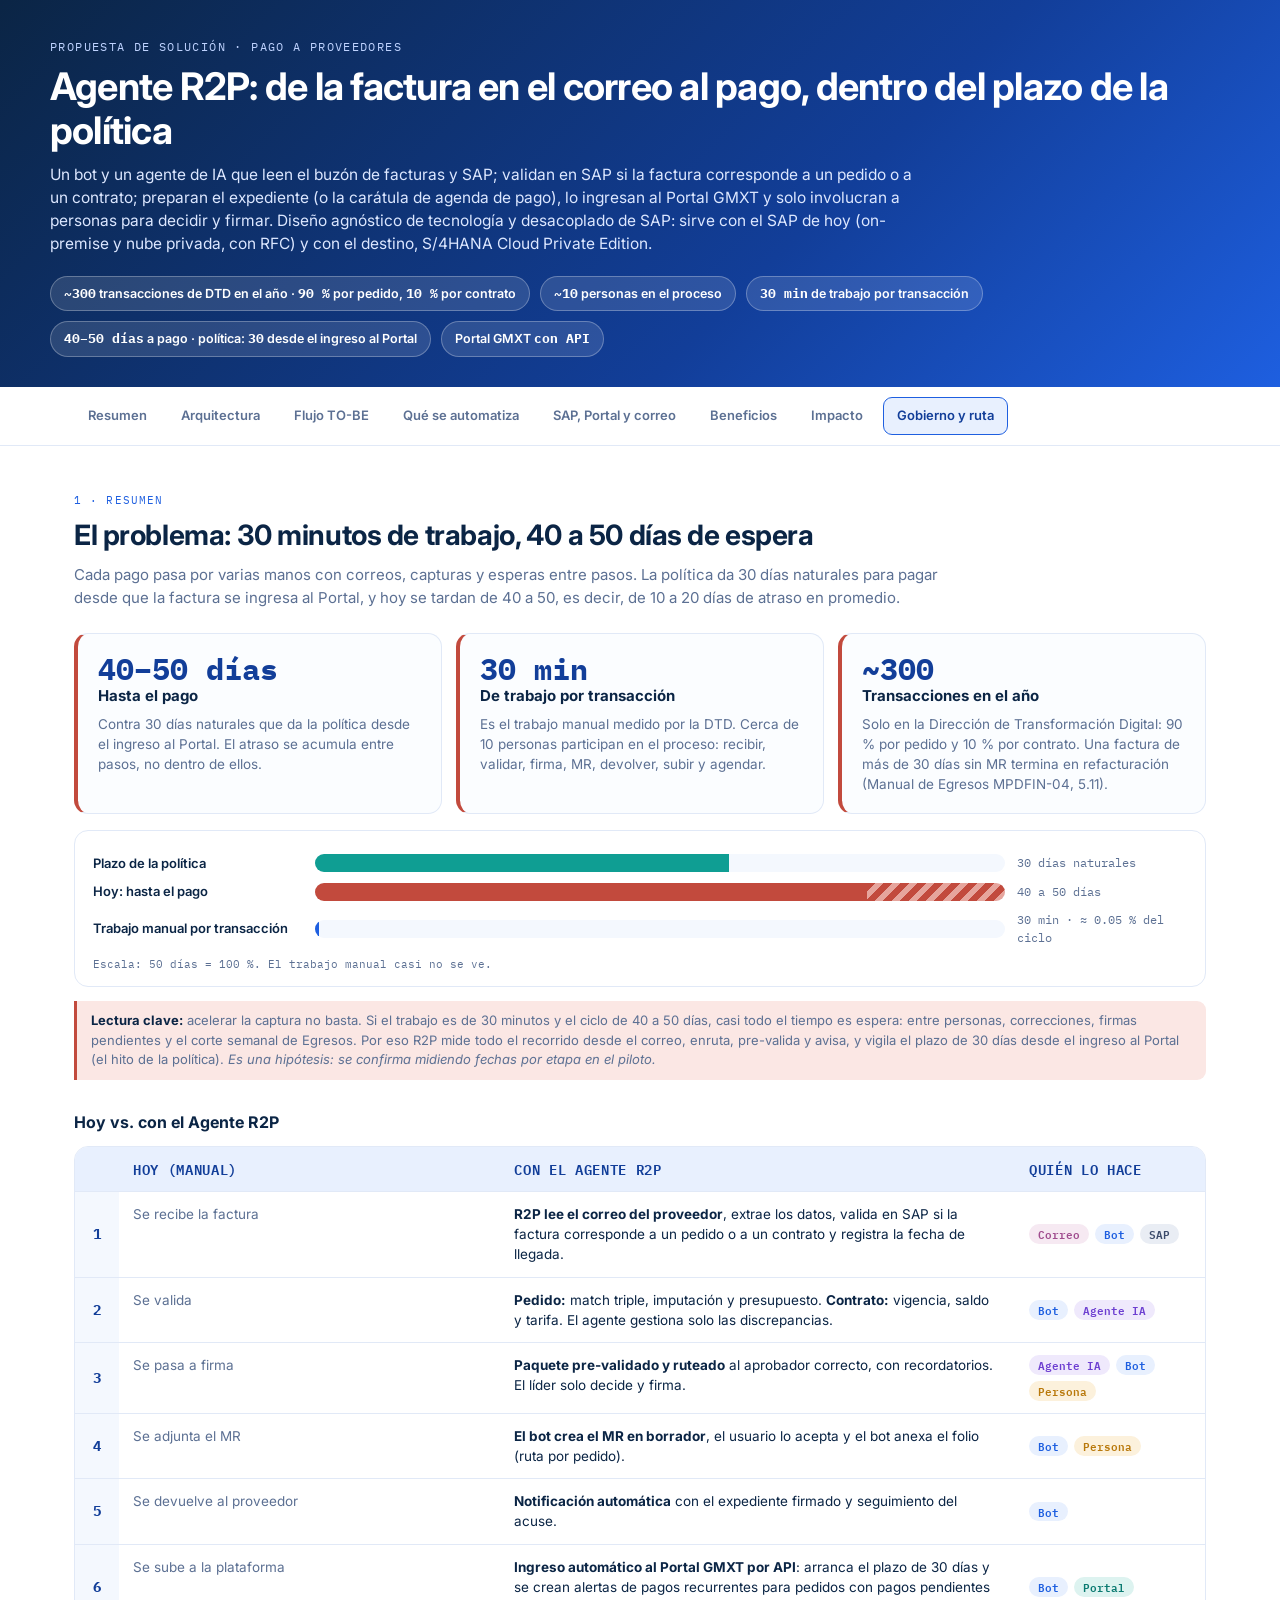
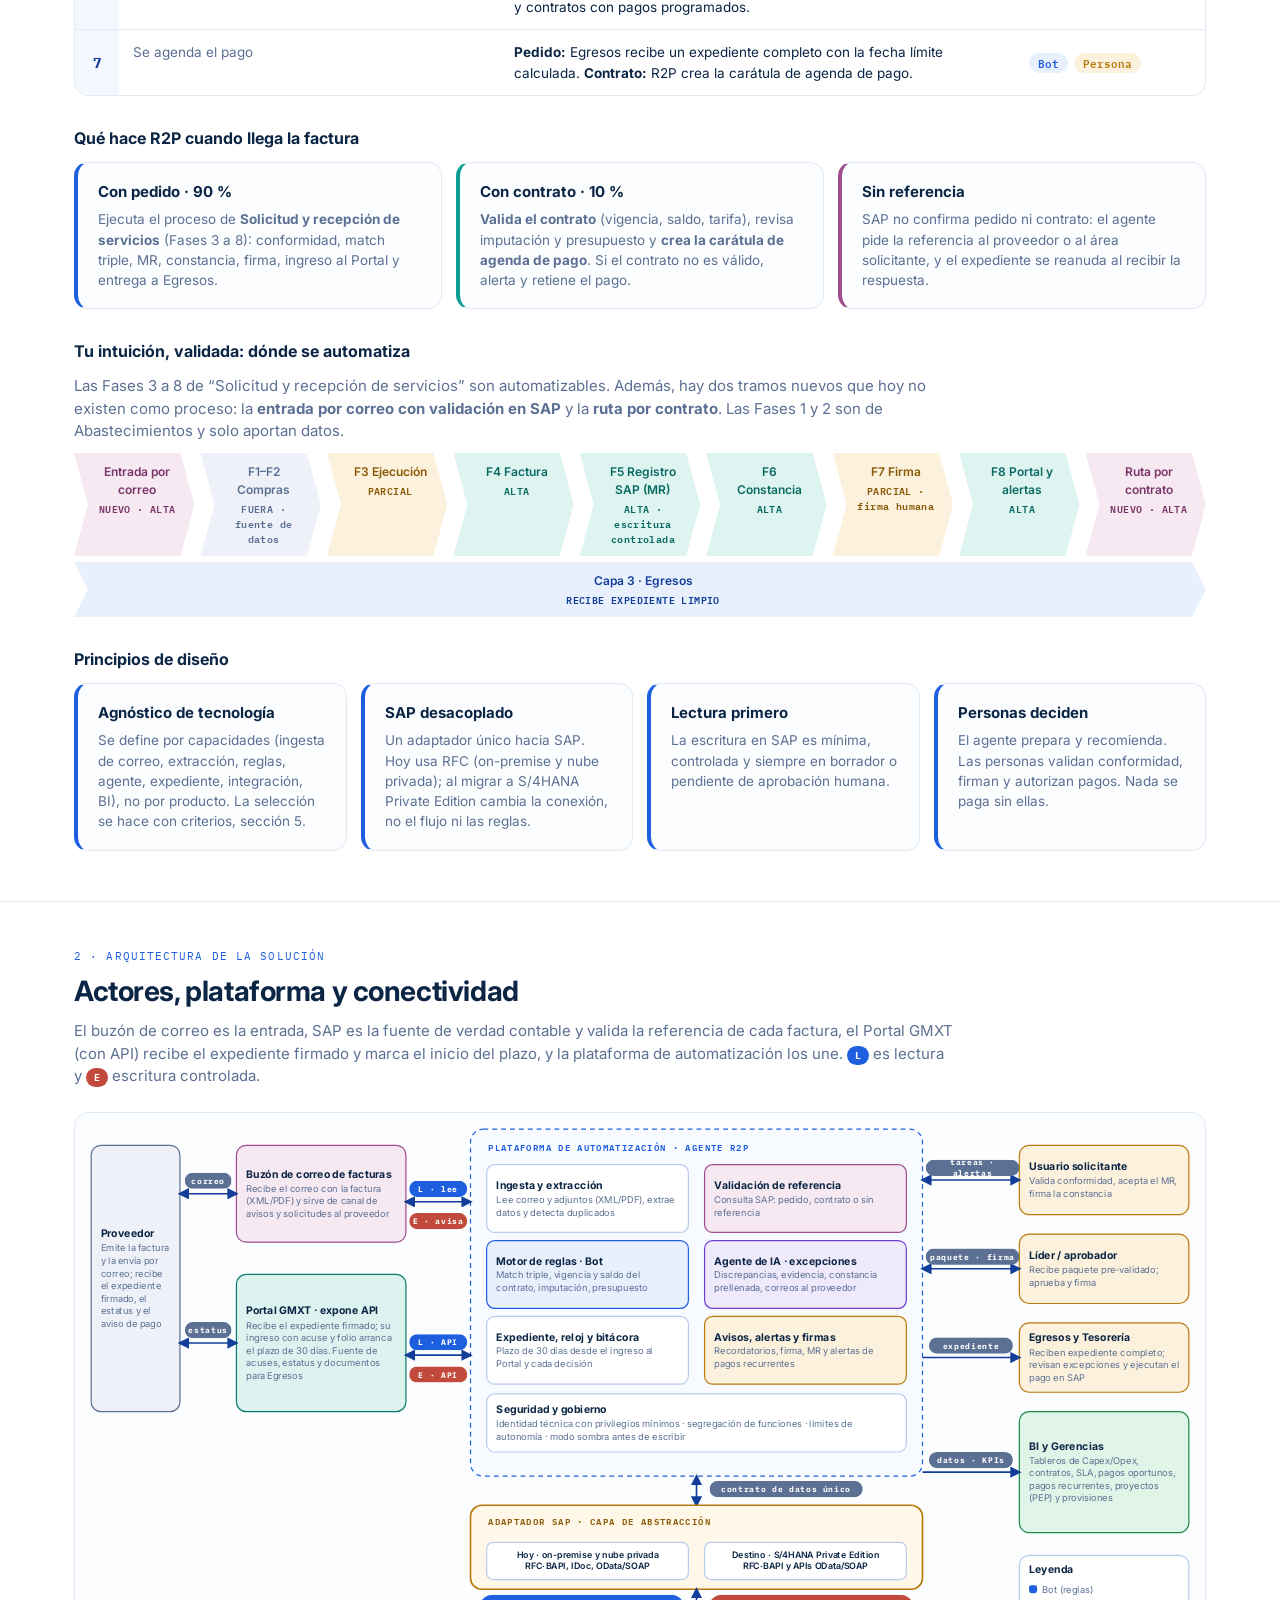
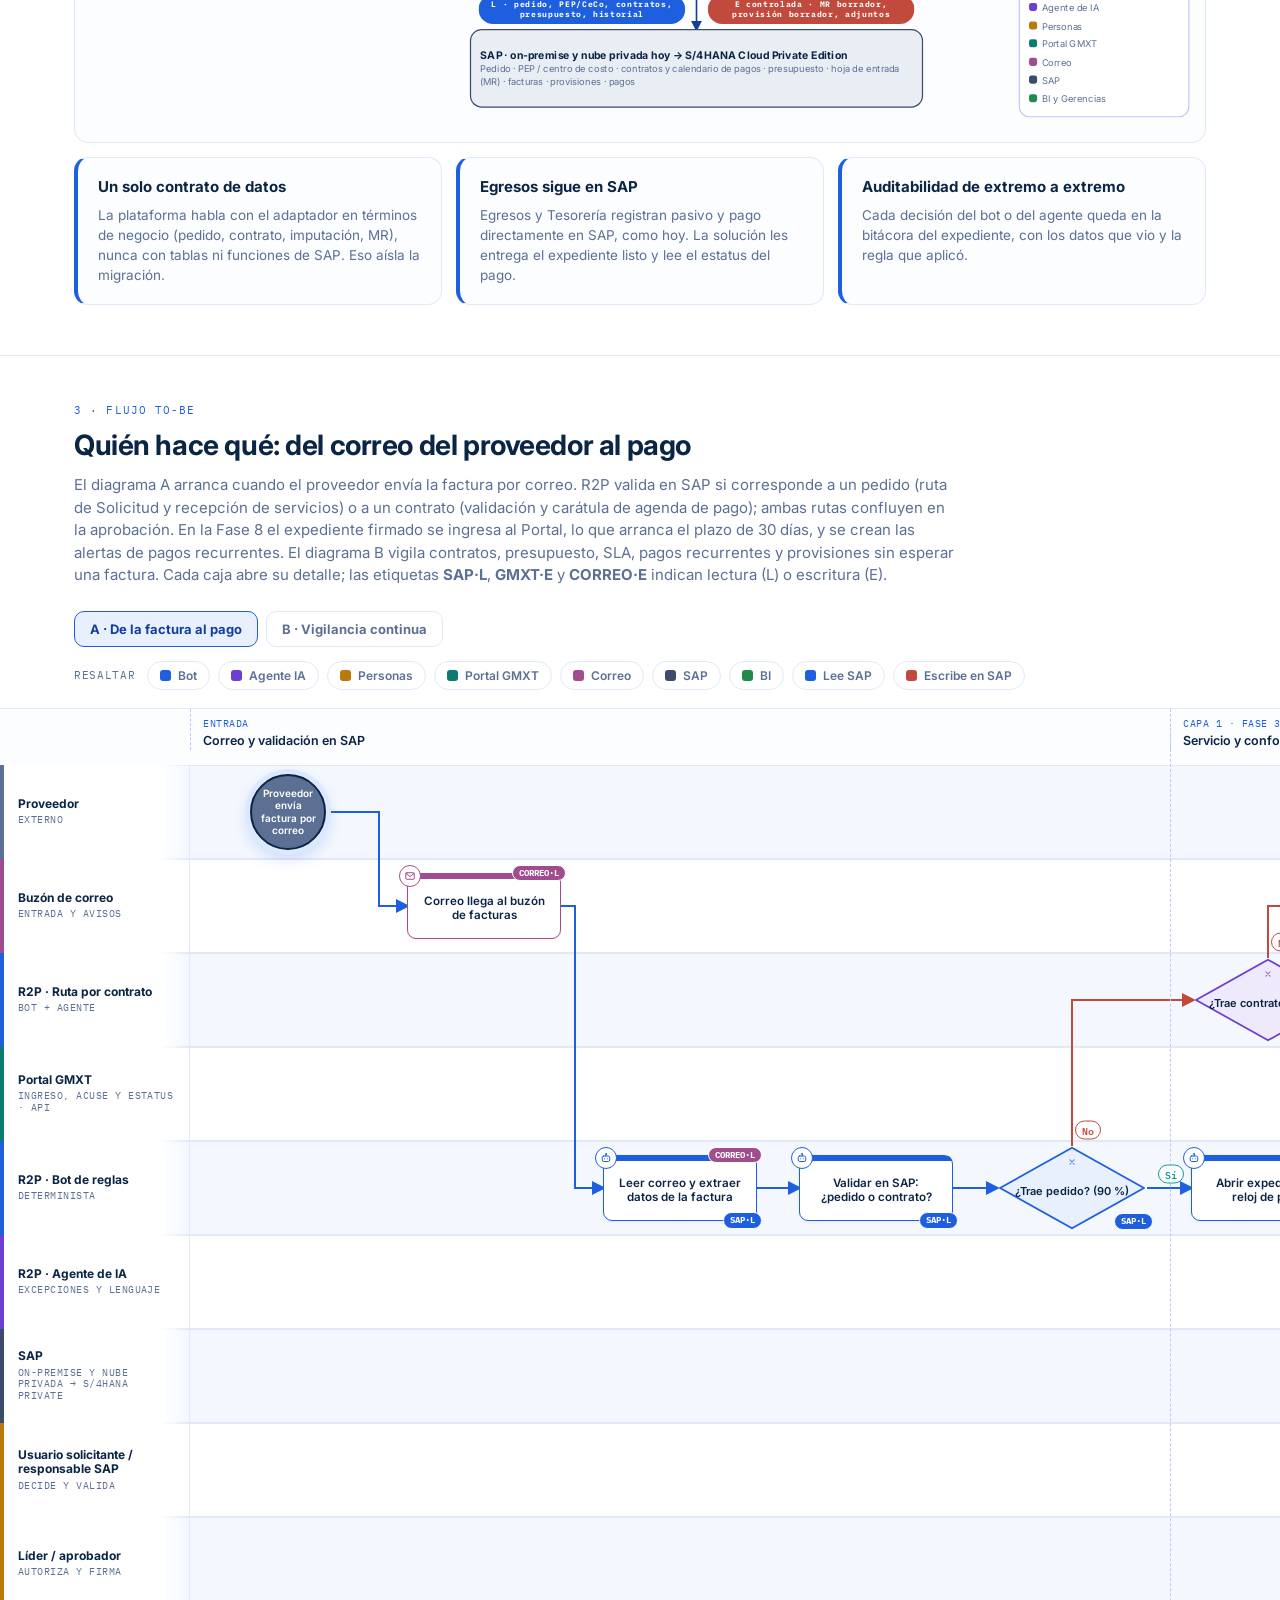
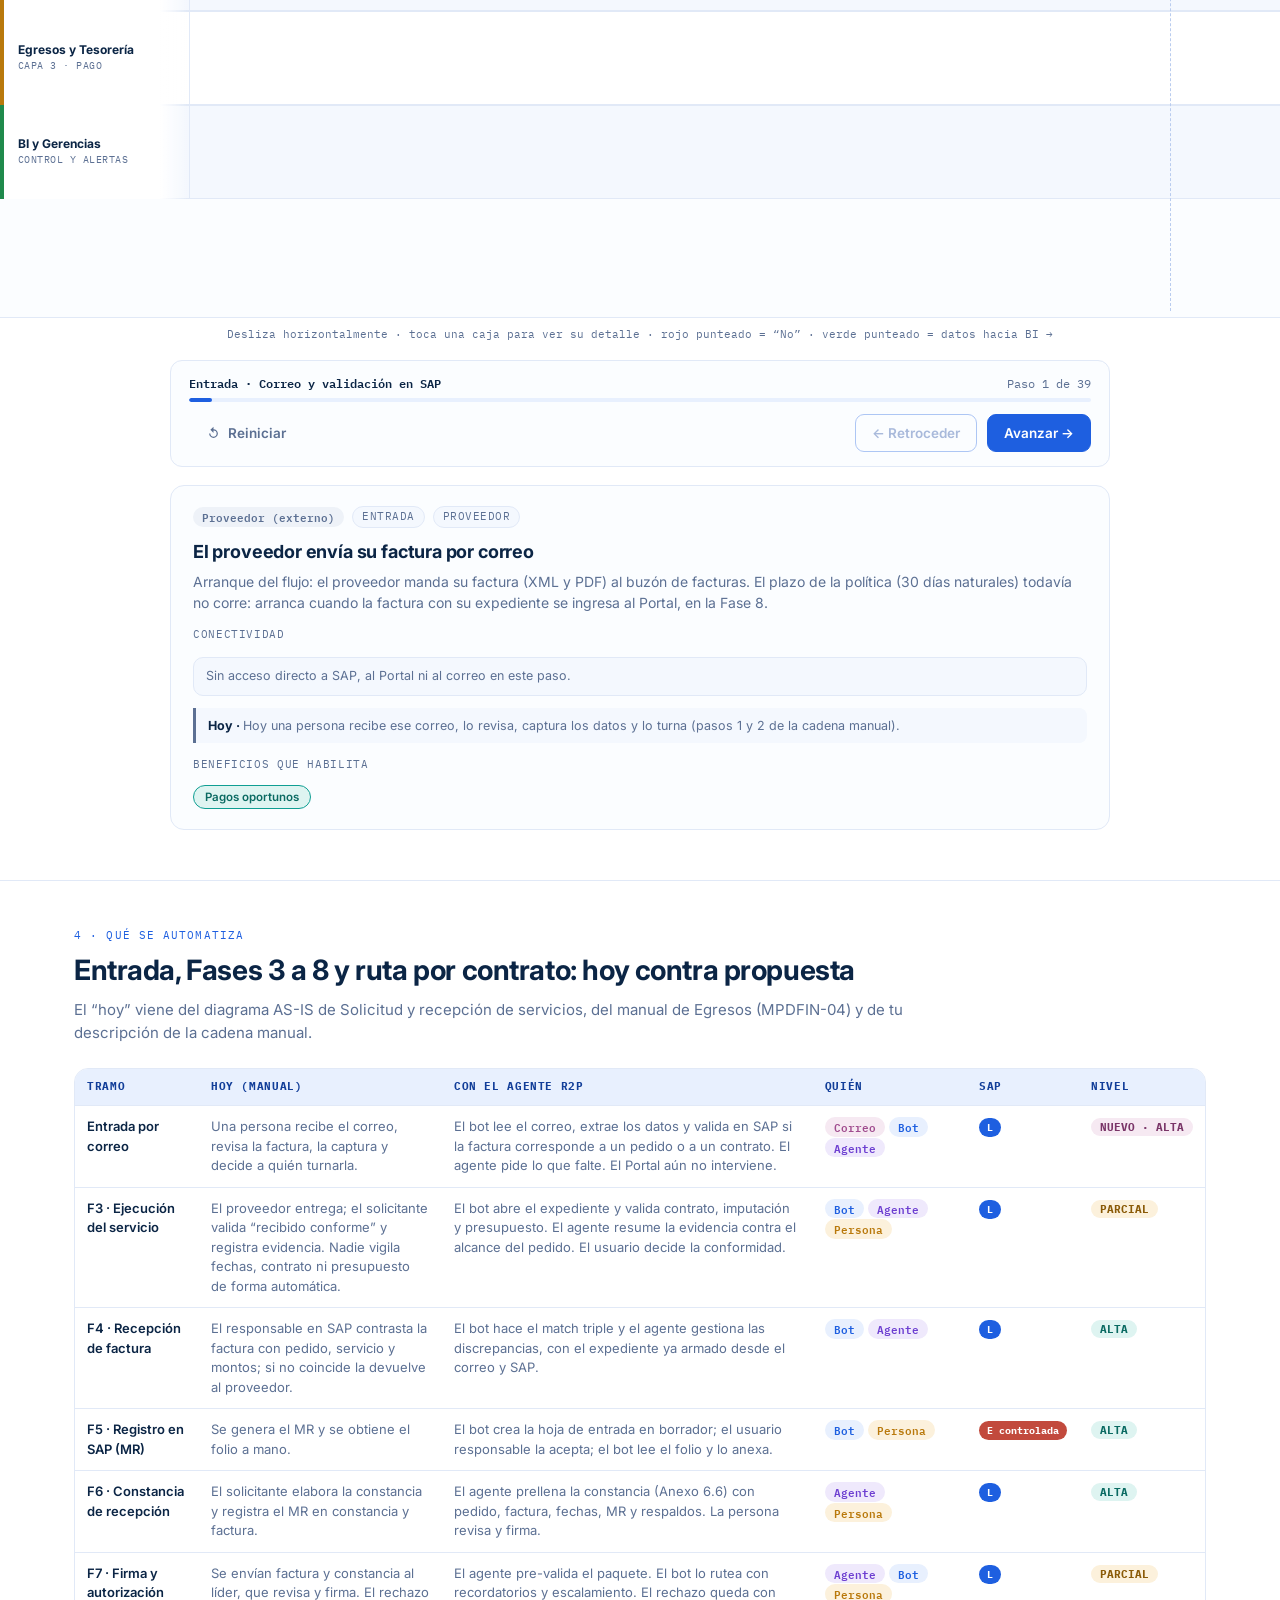
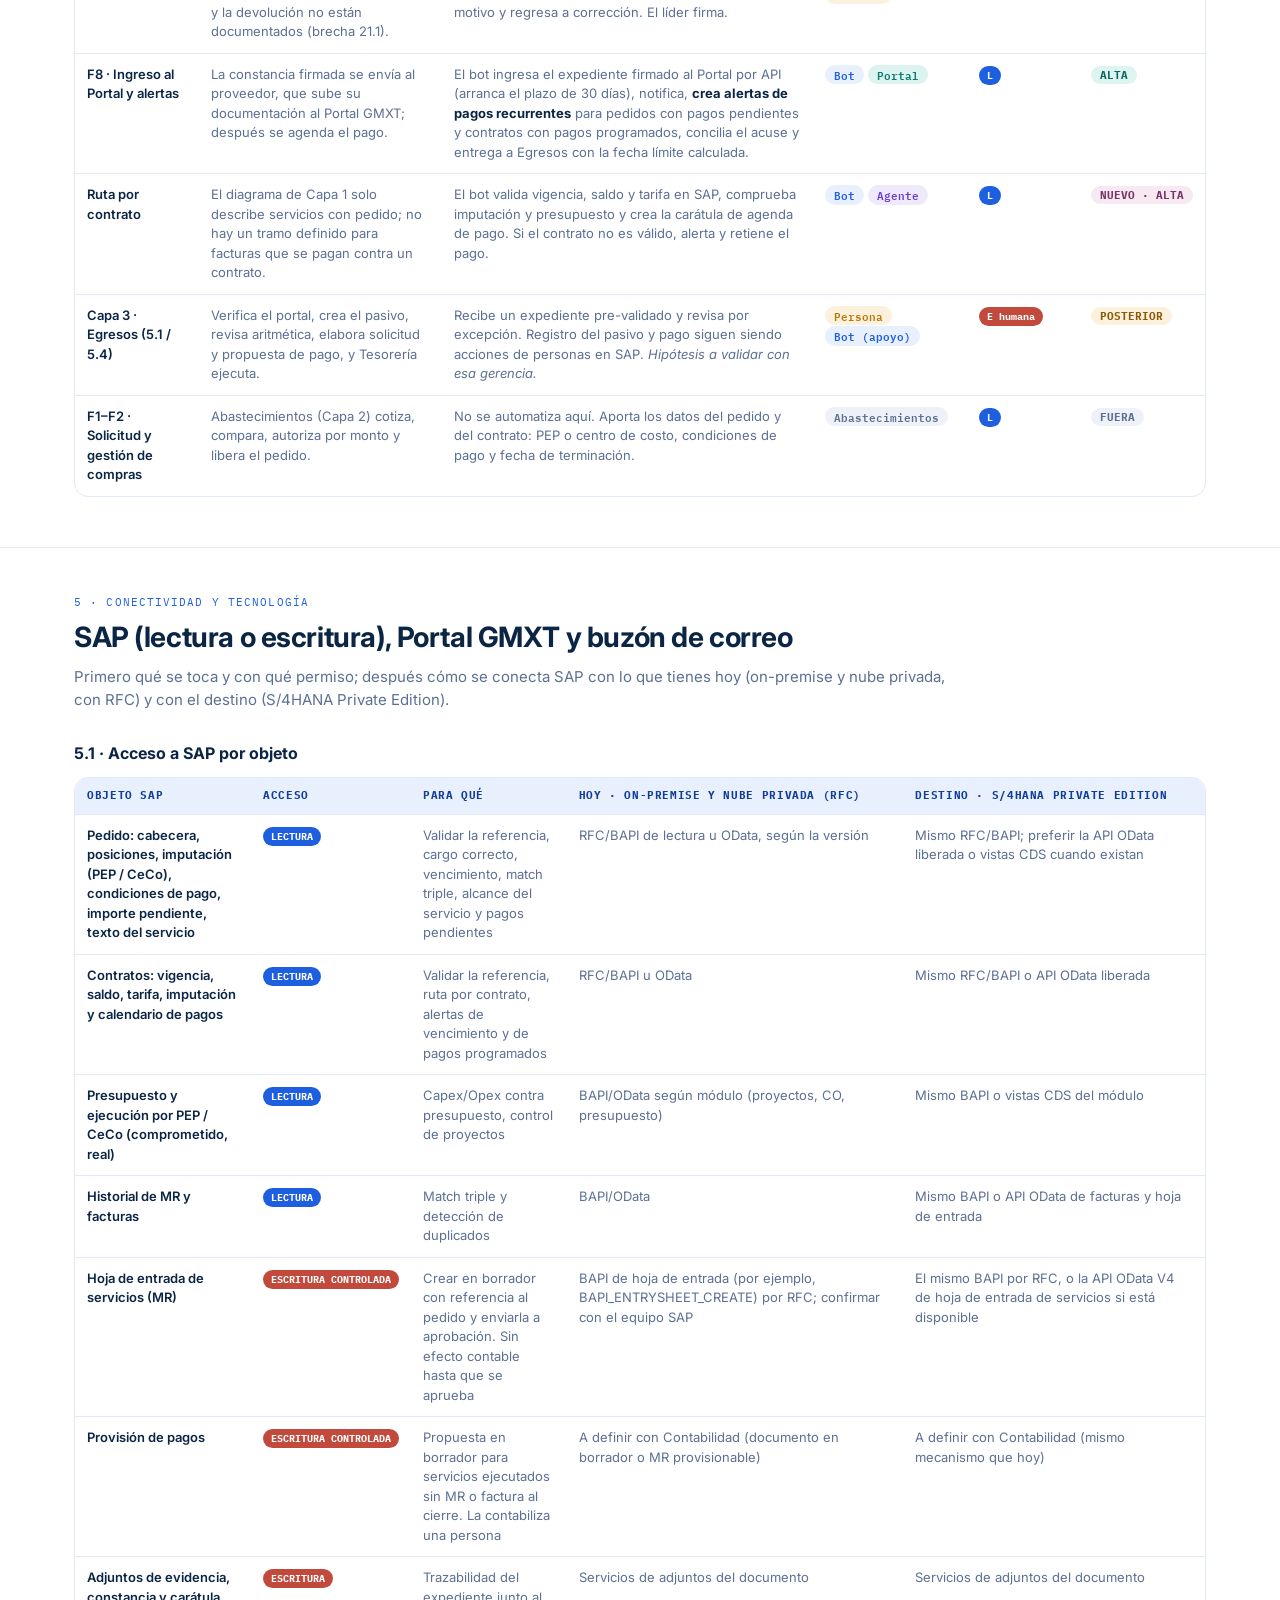
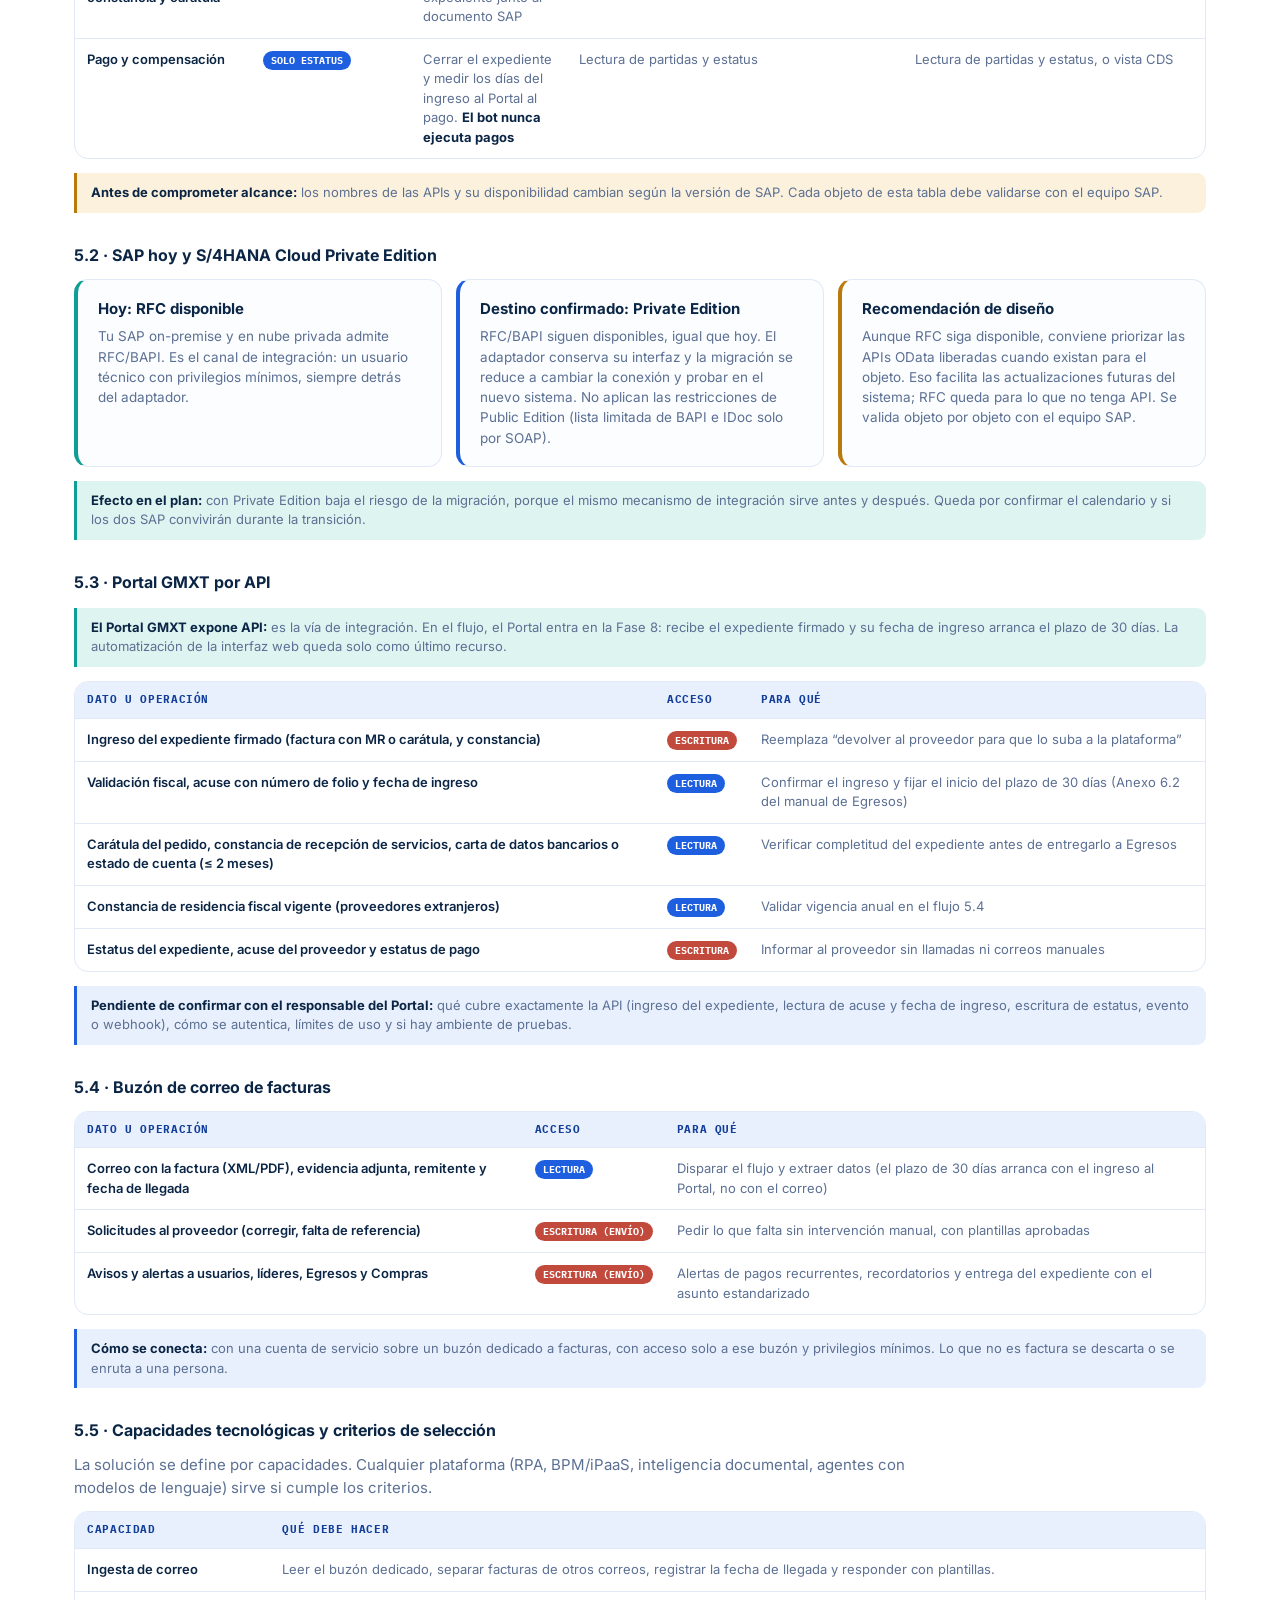
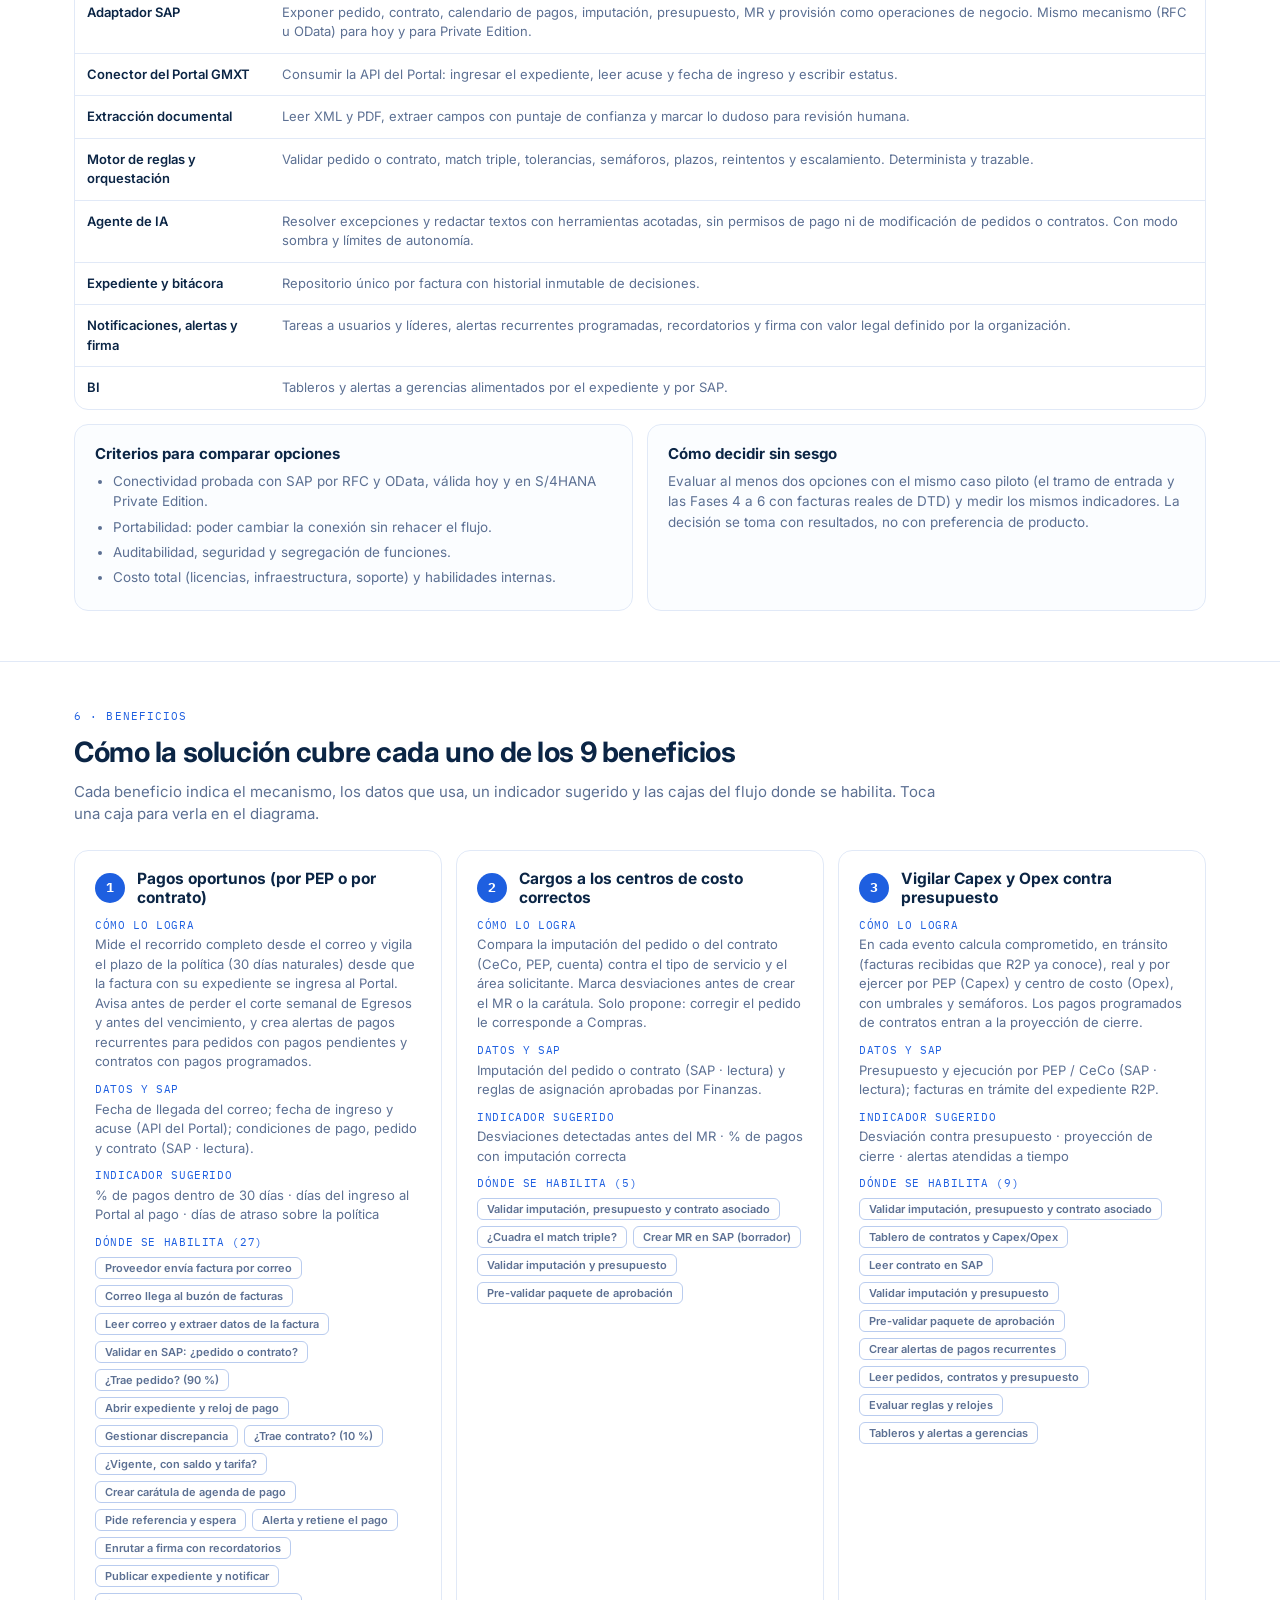
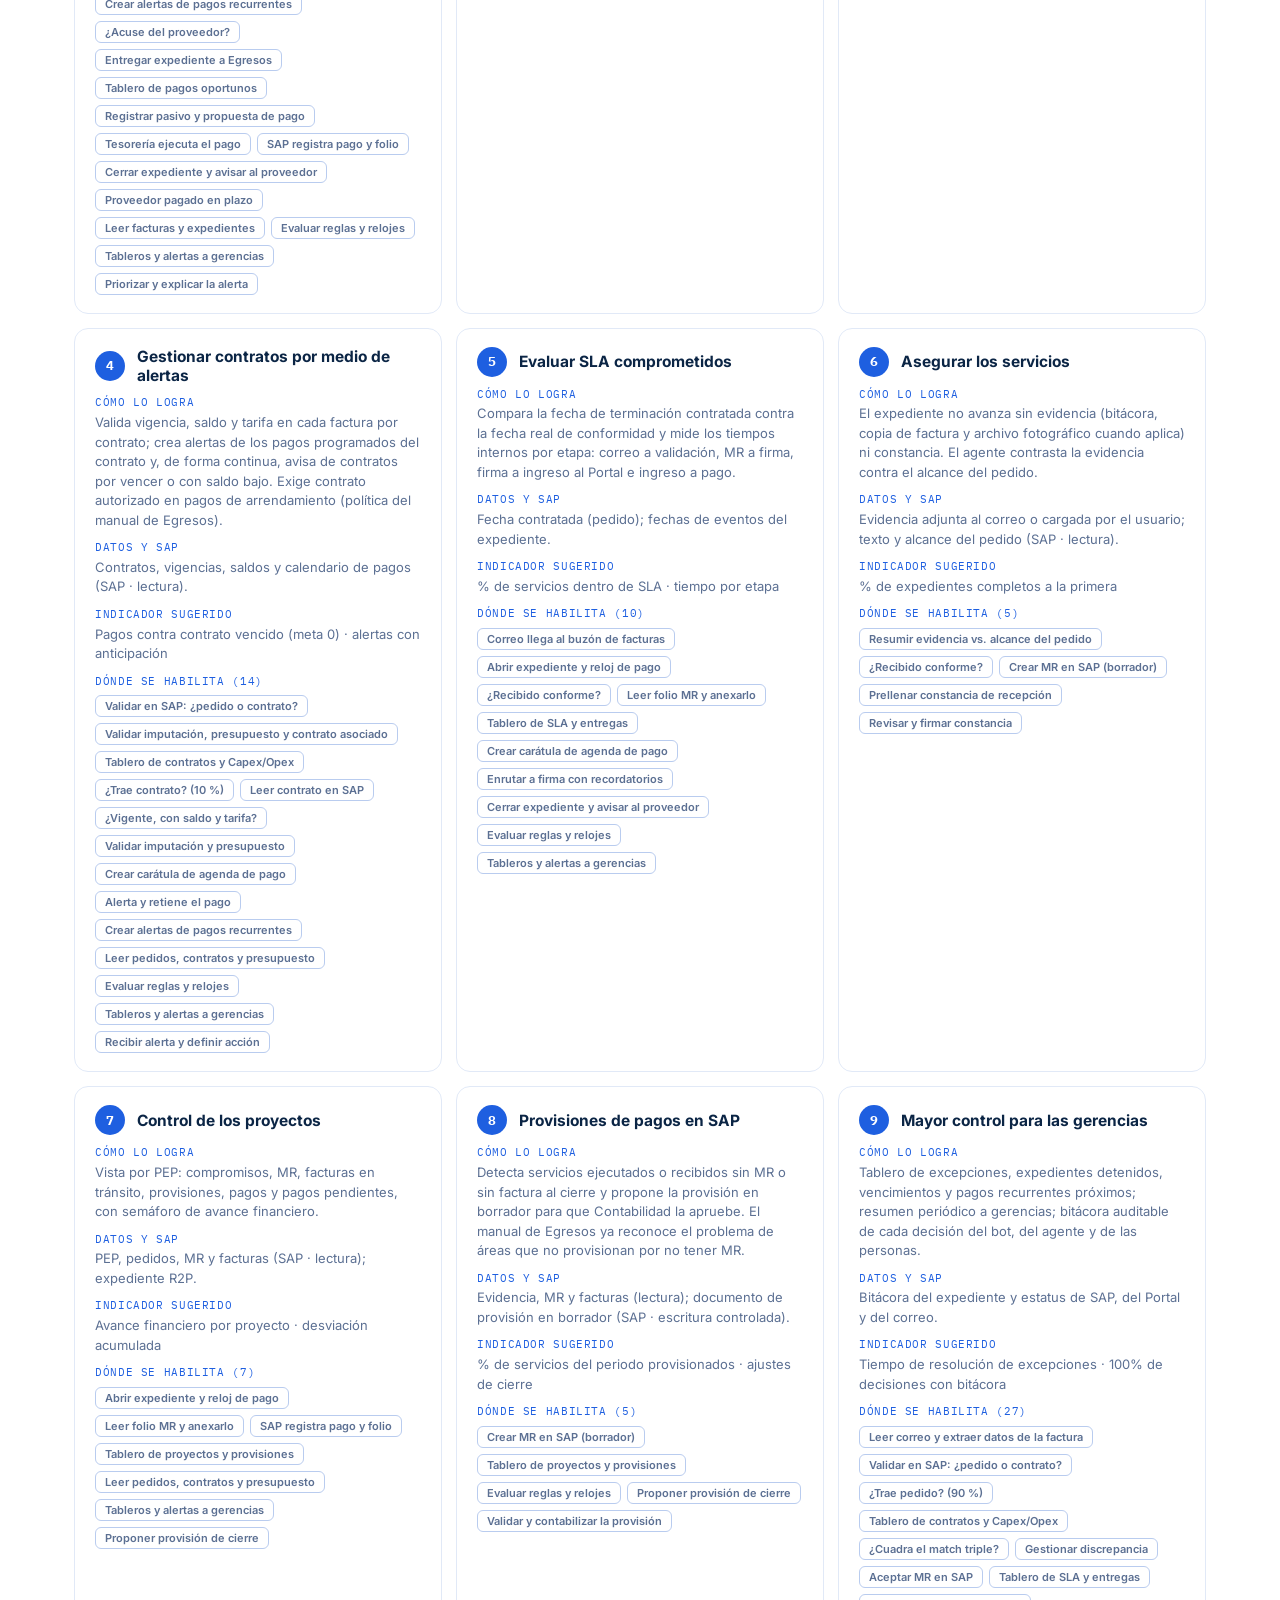
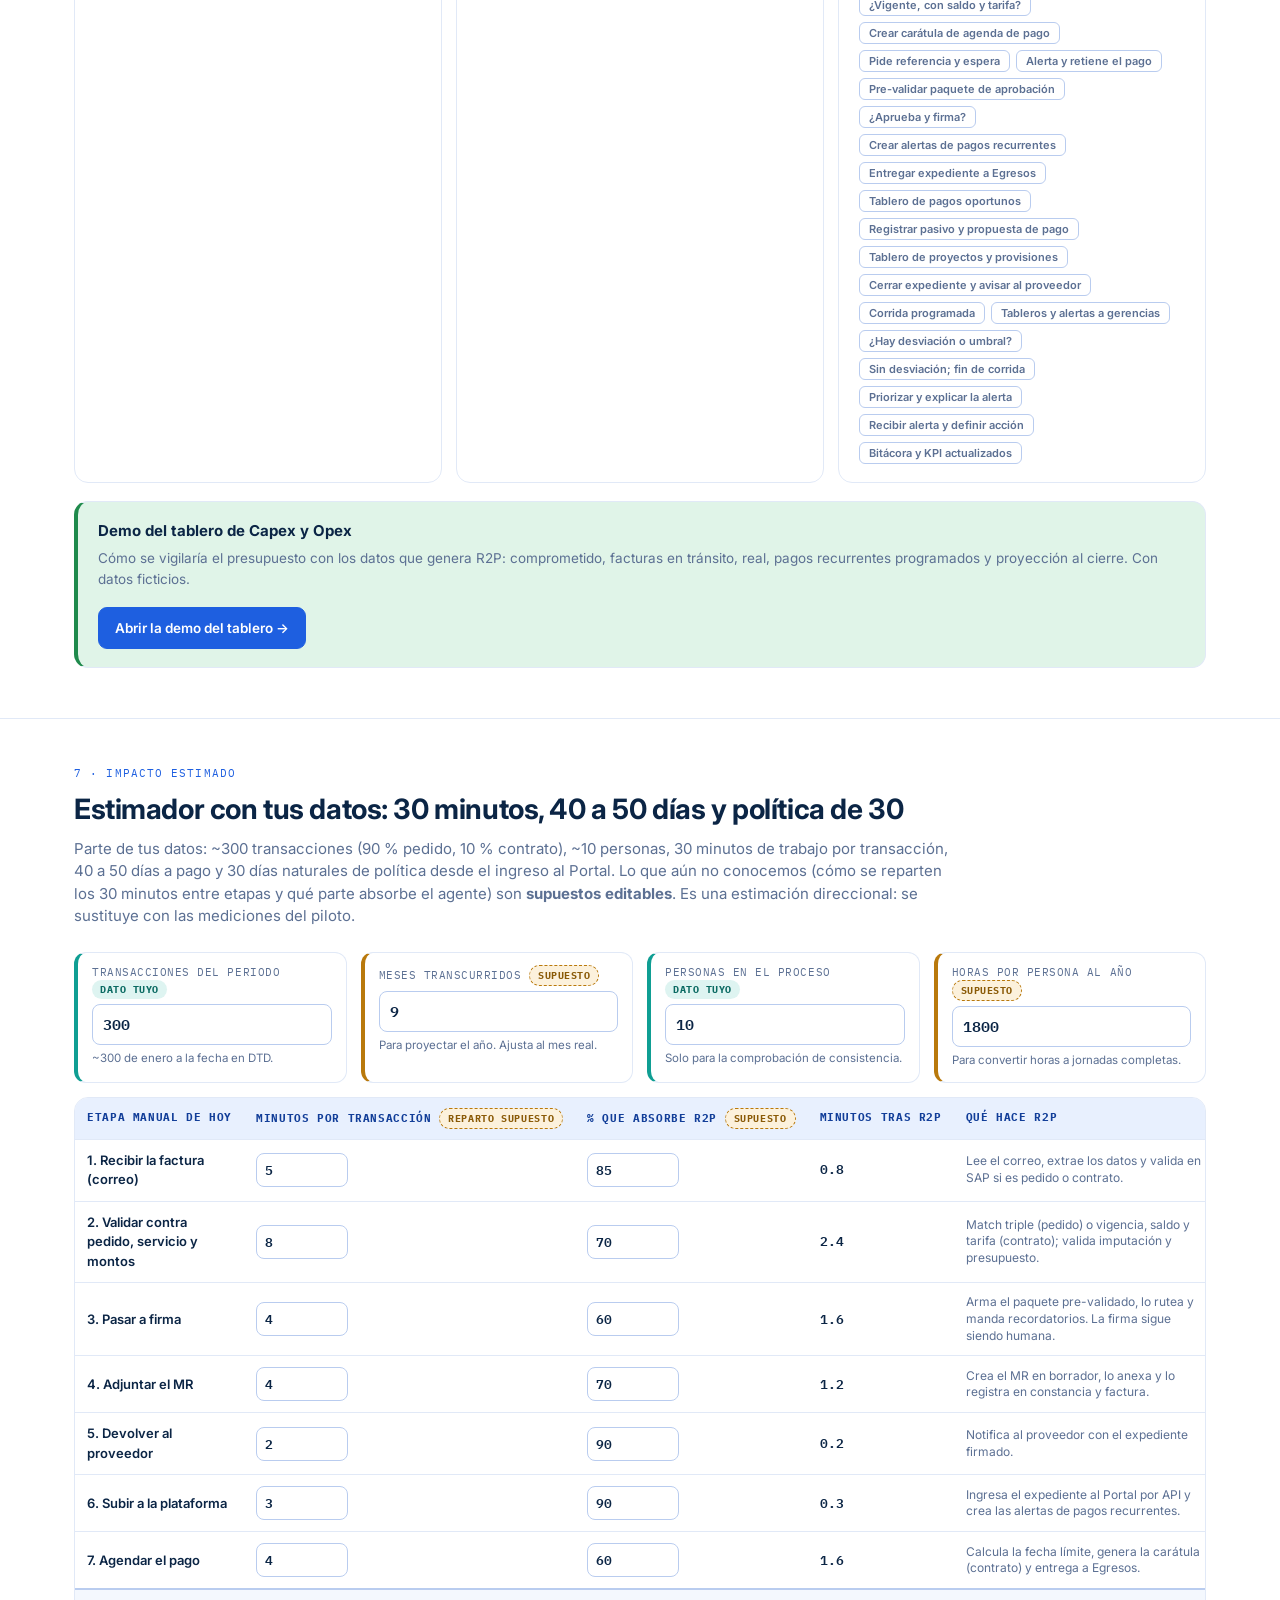
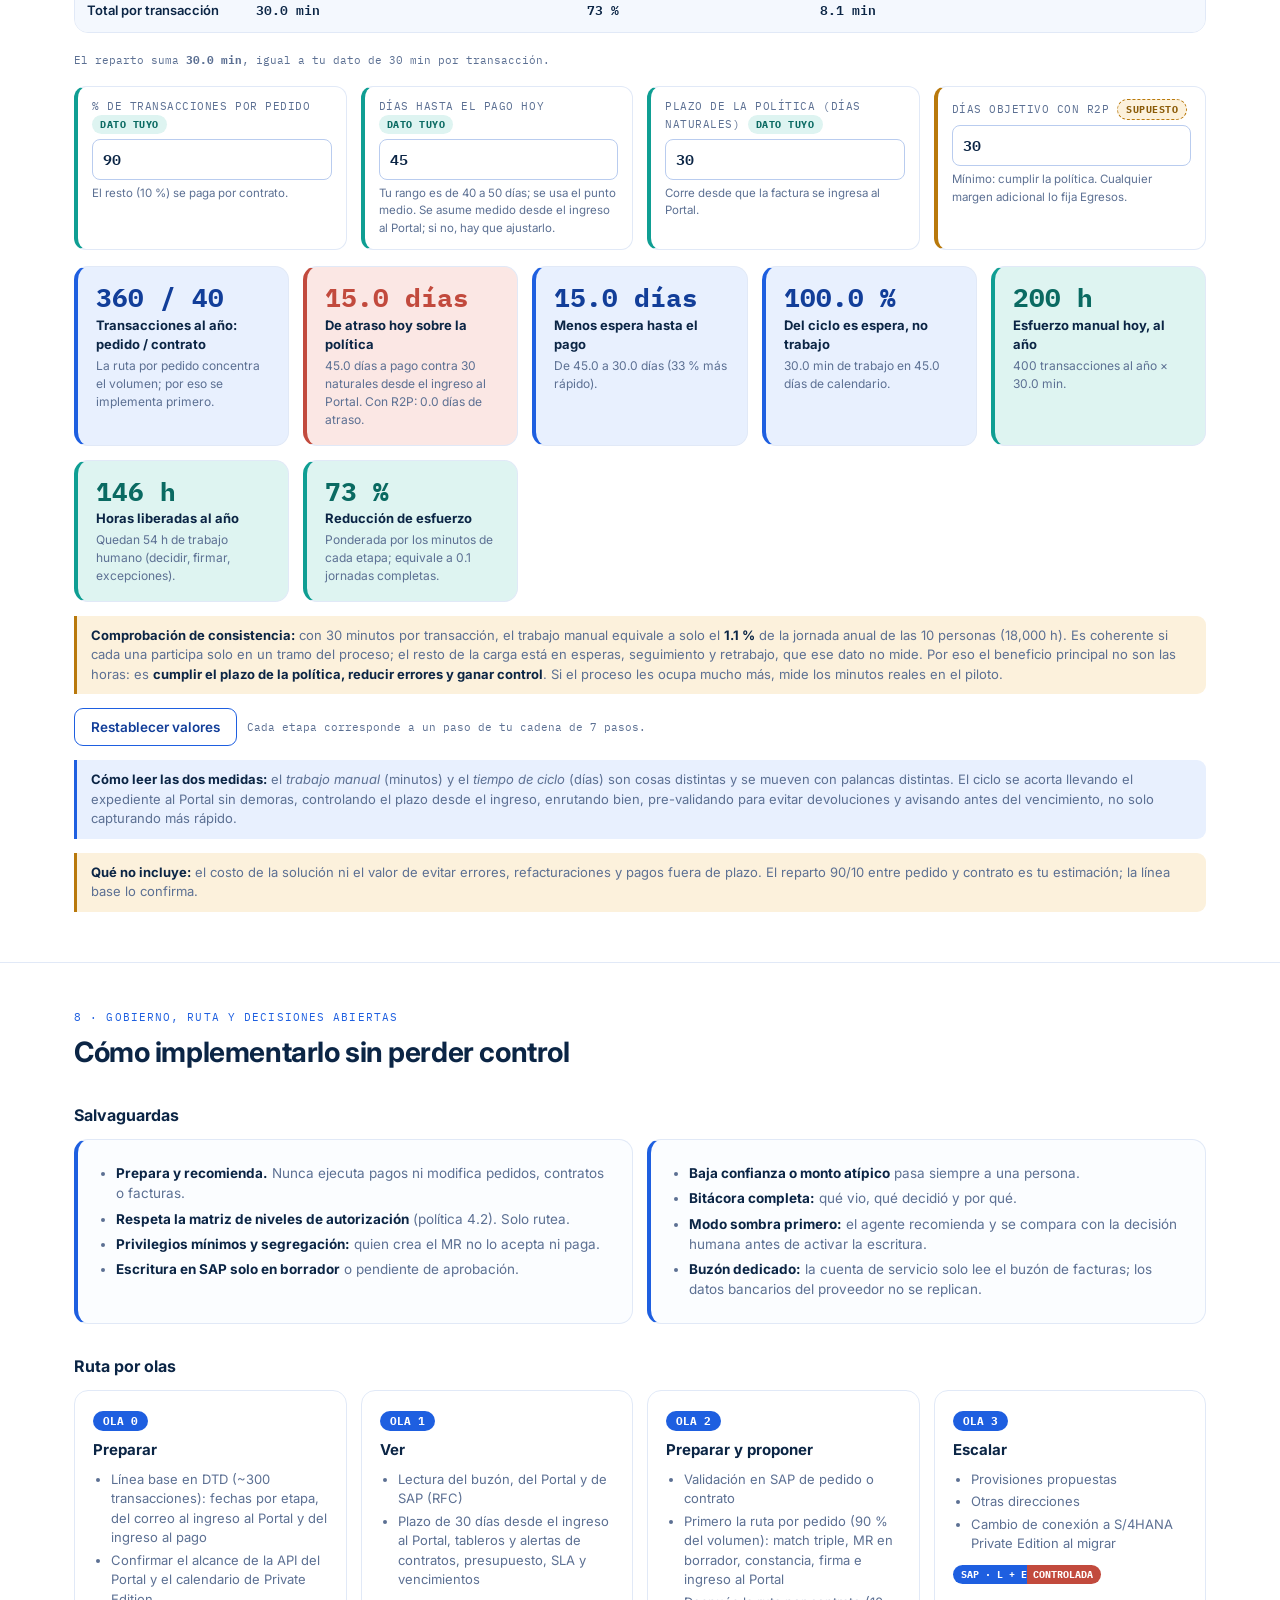
<file: to-be/sol.html>
<!DOCTYPE html>
<html lang="es">
<head>
<meta charset="UTF-8">
<meta name="viewport" content="width=device-width, initial-scale=1.0">
<title>Agente R2P · Del correo de la factura al pago a proveedores</title>
<link rel="preconnect" href="https://fonts.googleapis.com">
<link rel="preconnect" href="https://fonts.gstatic.com" crossorigin>
<link href="https://fonts.googleapis.com/css2?family=IBM+Plex+Mono:wght@400;500;600;700&family=Inter:wght@400;500;600;700&display=swap" rel="stylesheet">
<style>
:root{
  --bg:#FFFFFF; --canvas-bg:#FBFDFF; --lane-a:#F4F8FE; --lane-b:#FFFFFF;
  --lane-border:#E1E9F7; --line:#B9CCEF; --ink:#0B2545; --ink-soft:#5C7093;
  --blue:#1E5FE0; --blue-dark:#123E99; --blue-pale:#E8F0FE; --blue-pale-2:#DCE9FD;
  --teal:#0F9E93; --teal-pale:#DEF4F1; --coral:#C24A3D; --coral-pale:#FBE7E4;
  --amber:#B9790C; --amber-pale:#FCF1DC;
  --k-bot:#1E5FE0;   --k-bot-pale:#E8F0FE;
  --k-agent:#6D3FD1; --k-agent-pale:#EFE9FC;
  --k-human:#B9790C; --k-human-pale:#FCF1DC;
  --k-sap:#3B4B6B;   --k-sap-pale:#E9EDF4;
  --k-gmxt:#0B7A71;  --k-gmxt-pale:#DDF3F0;
  --k-bi:#1F8A4C;    --k-bi-pale:#E0F4E8;
  --k-ext:#5C7093;   --k-ext-pale:#EEF2F8;
  --k-mail:#A04D8F;  --k-mail-pale:#F6E9F2;
  --font:"Inter",sans-serif; --mono:"IBM Plex Mono",monospace;
}
*{box-sizing:border-box}
@media (prefers-reduced-motion:reduce){*{animation-duration:.001ms!important;transition-duration:.001ms!important;scroll-behavior:auto!important}}
html{scroll-behavior:smooth}
body{margin:0;background:var(--bg);color:var(--ink);font-family:var(--font);line-height:1.5}
.is-hidden{display:none!important}
a{color:var(--blue-dark)}

/* ---------- Hero ---------- */
.hero{background:linear-gradient(135deg,#0B2545 0%,#123E99 62%,#1E5FE0 100%);color:#fff;padding:38px 24px 30px}
.hero__in{max-width:1180px;margin:0 auto}
.hero__eyebrow{font-family:var(--mono);font-size:11.5px;letter-spacing:.12em;text-transform:uppercase;color:#BFD3FF;margin-bottom:10px;display:block}
.hero h1{margin:0 0 10px;font-size:clamp(24px,3.6vw,38px);font-weight:700;letter-spacing:-.02em;line-height:1.15}
.hero p{margin:0;max-width:880px;font-size:15.5px;color:#DCE7FF}
.hero__facts{display:flex;flex-wrap:wrap;gap:10px;margin-top:20px}
.fact{font-size:12.5px;font-weight:600;padding:7px 13px;border-radius:30px;background:rgba(255,255,255,.12);border:1px solid rgba(255,255,255,.28);color:#fff}
.fact b{font-family:var(--mono);font-weight:700;color:#fff}

/* ---------- Nav ---------- */
.nav{position:sticky;top:0;z-index:30;background:rgba(255,255,255,.94);backdrop-filter:blur(6px);border-bottom:1px solid var(--lane-border)}
.nav__in{max-width:1180px;margin:0 auto;display:flex;gap:6px;overflow-x:auto;padding:10px 24px}
.nav a{white-space:nowrap;text-decoration:none;font-size:13px;font-weight:600;color:var(--ink-soft);padding:8px 13px;border-radius:9px;border:1.5px solid transparent}
.nav a:hover{color:var(--blue-dark);background:var(--blue-pale)}
.nav a.is-inview{color:var(--blue-dark);background:var(--blue-pale);border-color:var(--blue)}

/* ---------- Sections ---------- */
.wrap{max-width:1180px;margin:0 auto;padding:0 24px}
.sec{padding:46px 0 50px;border-bottom:1px solid var(--lane-border);scroll-margin-top:52px}
.sec:last-of-type{border-bottom:none}
.sec__eyebrow{font-family:var(--mono);font-size:11px;letter-spacing:.1em;text-transform:uppercase;color:var(--blue);display:block;margin-bottom:6px}
.sec__title{margin:0 0 8px;font-size:clamp(21px,2.6vw,28px);font-weight:700;letter-spacing:-.015em}
.sec__lead{margin:0 0 24px;max-width:880px;color:var(--ink-soft);font-size:15px}
.sub{font-size:16px;font-weight:700;margin:30px 0 12px}
.grid{display:grid;gap:14px}
.grid--2{grid-template-columns:repeat(2,1fr)}
.grid--3{grid-template-columns:repeat(3,1fr)}
.grid--4{grid-template-columns:repeat(4,1fr)}
.card{border:1px solid var(--lane-border);border-radius:14px;padding:18px 20px;background:var(--canvas-bg)}
.card h3{margin:0 0 6px;font-size:15px}
.card p{margin:0;font-size:13.5px;color:var(--ink-soft)}
.card--accent{border-left:4px solid var(--blue)}
.card--coral{border-left:4px solid var(--coral)}
.card--teal{border-left:4px solid var(--teal)}
.card--amber{border-left:4px solid var(--amber)}
.card--mail{border-left:4px solid var(--k-mail)}
.card--demo{display:flex;gap:18px;align-items:center;justify-content:space-between;flex-wrap:wrap;margin-top:18px;border-left:4px solid var(--k-bi);background:var(--k-bi-pale)}
.card--demo .btn{text-decoration:none}
.stat{font-family:var(--mono);font-size:30px;font-weight:700;color:var(--blue-dark);line-height:1.1}
.note{margin-top:14px;border-left:3px solid var(--blue);background:var(--blue-pale);border-radius:0 9px 9px 0;padding:10px 14px;font-size:13px;color:var(--ink-soft)}
.note--amber{border-left-color:var(--amber);background:var(--amber-pale)}
.note--teal{border-left-color:var(--teal);background:var(--teal-pale)}
.note--coral{border-left-color:var(--coral);background:var(--coral-pale)}
.note b{color:var(--ink)}

/* ---------- Tags / RW ---------- */
.tag{display:inline-block;font-family:var(--mono);font-size:10.5px;font-weight:600;padding:2px 9px;border-radius:20px;white-space:nowrap}
.tag--bot{background:var(--k-bot-pale);color:var(--k-bot)}
.tag--agent{background:var(--k-agent-pale);color:var(--k-agent)}
.tag--human{background:var(--k-human-pale);color:var(--k-human)}
.tag--sap{background:var(--k-sap-pale);color:var(--k-sap)}
.tag--gmxt{background:var(--k-gmxt-pale);color:var(--k-gmxt)}
.tag--bi{background:var(--k-bi-pale);color:var(--k-bi)}
.tag--ext{background:var(--k-ext-pale);color:var(--k-ext)}
.tag--mail{background:var(--k-mail-pale);color:var(--k-mail)}
.rw{display:inline-block;font-family:var(--mono);font-size:10px;font-weight:700;padding:2px 8px;border-radius:20px;color:#fff;white-space:nowrap}
.rw--L{background:#1E5FE0}.rw--E{background:#C24A3D}.rw--LE{background:linear-gradient(90deg,#1E5FE0 50%,#C24A3D 50%)}.rw--N{background:#8EA0BF}

/* ---------- Tiempo: trabajo vs espera ---------- */
.tbar{border:1px solid var(--lane-border);border-radius:14px;padding:14px 18px;background:#fff;margin-top:16px}
.tbar__row{display:grid;grid-template-columns:210px 1fr 170px;gap:12px;align-items:center;margin:9px 0;font-size:13px}
.tbar__lbl{color:var(--ink);font-weight:600}
.tbar__track{height:18px;background:var(--lane-a);border-radius:9px;overflow:hidden;display:flex}
.tbar__fill{height:100%}
.tbar__fill--ok{background:var(--teal)}
.tbar__fill--late{background:var(--coral)}
.tbar__fill--range{background:repeating-linear-gradient(135deg,var(--coral) 0 6px,#E6A59D 6px 12px)}
.tbar__fill--tiny{background:var(--blue);min-width:4px}
.tbar__val{font-family:var(--mono);font-size:12px;color:var(--ink-soft)}

/* ---------- AS-IS / TO-BE ---------- */
.cmp{border:1px solid var(--lane-border);border-radius:14px;overflow:hidden}
.cmp__row{display:grid;grid-template-columns:44px 1fr 1.35fr 190px;gap:0;border-top:1px solid var(--lane-border);align-items:stretch}
.cmp__row:first-child{border-top:none}
.cmp__head{background:var(--blue-pale);font-family:var(--mono);font-size:11px;letter-spacing:.06em;text-transform:uppercase;color:var(--blue-dark);font-weight:600}
.cmp__cell{padding:12px 14px;font-size:13.5px}
.cmp__num{display:flex;align-items:center;justify-content:center;background:var(--lane-a);font-family:var(--mono);font-weight:700;color:var(--blue-dark)}
.cmp__asis{color:var(--ink-soft)}
.cmp__tobe b{color:var(--ink)}
.cmp__who{display:flex;flex-wrap:wrap;gap:6px;align-content:center}

/* ---------- Phase bar ---------- */
.pbar{display:flex;flex-wrap:wrap;gap:6px;margin-top:6px}
.pchev{flex:1 1 120px;min-width:120px;padding:10px 16px 10px 22px;font-size:12px;font-weight:600;clip-path:polygon(0 0,calc(100% - 14px) 0,100% 50%,calc(100% - 14px) 100%,0 100%,14px 50%);color:var(--ink);text-align:center}
.pchev small{display:block;font-family:var(--mono);font-size:10px;font-weight:600;letter-spacing:.04em;margin-top:2px}
.pchev--out{background:#EEF2F8;color:var(--ink-soft)}
.pchev--alta{background:var(--teal-pale);color:#0A6A62}
.pchev--parcial{background:var(--amber-pale);color:#8A5A07}
.pchev--egr{background:var(--blue-pale);color:var(--blue-dark)}
.pchev--new{background:var(--k-mail-pale);color:#7A3568}

/* ---------- Architecture ---------- */
.arch{border:1px solid var(--lane-border);border-radius:14px;background:var(--canvas-bg);overflow-x:auto}
.arch svg{display:block;width:100%;min-width:1000px;height:auto}
.a-box{fill:#fff;stroke:#B9CCEF;stroke-width:1.5}
.a-box--plat{fill:#F7FAFF;stroke:#1E5FE0;stroke-dasharray:6 5}
.a-box--bot{fill:var(--k-bot-pale);stroke:var(--k-bot)}
.a-box--agent{fill:var(--k-agent-pale);stroke:var(--k-agent)}
.a-box--human{fill:var(--k-human-pale);stroke:var(--k-human)}
.a-box--sap{fill:var(--k-sap-pale);stroke:var(--k-sap)}
.a-box--gmxt{fill:var(--k-gmxt-pale);stroke:var(--k-gmxt)}
.a-box--bi{fill:var(--k-bi-pale);stroke:var(--k-bi)}
.a-box--ext{fill:var(--k-ext-pale);stroke:var(--k-ext)}
.a-box--mail{fill:var(--k-mail-pale);stroke:var(--k-mail)}
.a-box--adapt{fill:#FFF8E8;stroke:#B9790C;stroke-width:2}
.a-line{stroke:#123E99;stroke-width:2;fill:none}
.a-txt{font-family:Inter,sans-serif;font-size:12px;line-height:1.35;color:#0B2545;padding:9px 12px;height:100%;display:flex;flex-direction:column;justify-content:center}
.a-txt b{font-size:13px;font-weight:700;display:block;margin-bottom:2px}
.a-txt span{color:#5C7093;font-size:11.5px}
.a-txt--sm{font-size:11px;padding:4px 8px;justify-content:center;align-items:center;text-align:center;line-height:1.25;font-weight:600}
.a-pill{font-family:"IBM Plex Mono",monospace;font-size:10.5px;font-weight:700;color:#fff;border-radius:20px;height:100%;display:flex;align-items:center;justify-content:center;text-align:center;padding:0 4px;line-height:1.2}
.a-pill--L{background:#1E5FE0}.a-pill--E{background:#C24A3D}.a-pill--N{background:#5C7093}
.a-head{font-family:"IBM Plex Mono",monospace;font-size:11px;letter-spacing:.08em;text-transform:uppercase;color:#1E5FE0;font-weight:600;padding:8px 12px}

/* ---------- Tables ---------- */
.tblwrap{overflow-x:auto;border:1px solid var(--lane-border);border-radius:14px}
.tbl{width:100%;border-collapse:collapse;font-size:13px;min-width:760px}
.tbl th{background:var(--blue-pale);color:var(--blue-dark);text-align:left;font-family:var(--mono);font-size:10.5px;letter-spacing:.06em;text-transform:uppercase;padding:10px 12px;white-space:nowrap}
.tbl td{padding:11px 12px;border-top:1px solid var(--lane-border);vertical-align:top;color:var(--ink-soft)}
.tbl td:first-child{color:var(--ink);font-weight:600}
.tbl td b{color:var(--ink)}
.lvl{font-family:var(--mono);font-size:10.5px;font-weight:700;padding:2px 9px;border-radius:20px;white-space:nowrap}
.lvl--alta{background:var(--teal-pale);color:#0A6A62}
.lvl--parcial{background:var(--amber-pale);color:#8A5A07}
.lvl--fuera{background:#EEF2F8;color:var(--ink-soft)}
.lvl--nuevo{background:var(--k-mail-pale);color:#7A3568}

/* ---------- Flow (swimlane) ---------- */
.ftabs{display:flex;gap:8px;flex-wrap:wrap;margin-bottom:14px}
.ftab{font-family:var(--font);font-size:13px;font-weight:700;color:var(--ink-soft);background:#fff;border:1.5px solid var(--lane-border);border-radius:10px;padding:9px 15px;cursor:pointer}
.ftab:hover{border-color:var(--blue);color:var(--blue-dark)}
.ftab[aria-pressed="true"]{background:var(--blue-pale);border-color:var(--blue);color:var(--blue-dark)}
.flowbar{display:flex;flex-wrap:wrap;gap:8px;align-items:center;margin-bottom:12px}
.flowbar__lbl{font-family:var(--mono);font-size:11px;color:var(--ink-soft);margin-right:4px;text-transform:uppercase;letter-spacing:.06em}
.fchip{font-family:var(--font);font-size:12px;font-weight:600;padding:6px 12px;border-radius:30px;border:1.5px solid var(--lane-border);background:#fff;color:var(--ink-soft);cursor:pointer;display:inline-flex;align-items:center;gap:7px}
.fchip:hover{border-color:var(--blue);color:var(--blue-dark)}
.fchip[aria-pressed="true"]{background:var(--blue-pale);border-color:var(--blue);color:var(--blue-dark)}
.fchip i{width:11px;height:11px;border-radius:3px;display:inline-block;background:var(--c,#999)}
.canvas-wrap{padding:6px 0 4px}
.canvas-scroll{overflow-x:auto;overflow-y:hidden;padding:0 0 6px;background:var(--canvas-bg);border-top:1px solid var(--lane-border);border-bottom:1px solid var(--lane-border)}
.canvas{position:relative;min-width:max-content}
.canvas__svg{position:absolute;top:0;left:0;z-index:1;pointer-events:none}
.canvas-hint{font-family:var(--mono);font-size:11px;color:var(--ink-soft);text-align:center;padding:8px 0 0}
.lane-band{position:absolute;left:0;z-index:0;border-top:1px solid var(--lane-border);border-bottom:1px solid var(--lane-border)}
.lane-band--a{background:var(--lane-a)}.lane-band--b{background:var(--lane-b)}
.lane-label{position:sticky;left:0;z-index:4;display:flex;flex-direction:column;justify-content:center;padding:8px 12px 8px 14px;background:linear-gradient(90deg,var(--bg) 84%,transparent);border-right:1px solid var(--lane-border);border-left:4px solid var(--lc,#999)}
.lane-label__role{font-size:12px;font-weight:700;color:var(--ink);line-height:1.2}
.lane-label__tag{font-family:var(--mono);font-size:9.5px;color:var(--ink-soft);text-transform:uppercase;letter-spacing:.05em;margin-top:3px;line-height:1.25}
.phase-header{position:absolute;top:0;z-index:2;padding:7px 12px 0;border-left:1px dashed var(--line)}
.phase-header__num{font-family:var(--mono);font-size:10px;color:var(--blue);letter-spacing:.05em;text-transform:uppercase}
.phase-header__name{font-size:12.5px;font-weight:600;color:var(--ink);margin-top:1px}
.phase-divider{position:absolute;top:0;width:0;border-left:1px dashed var(--line);z-index:2}

.node{position:absolute;z-index:3;display:flex;align-items:center;justify-content:center;text-align:center;cursor:pointer;transition:transform .2s ease,filter .2s ease,opacity .2s ease;--kc:var(--k-ext);--kp:var(--k-ext-pale)}
.node:hover{transform:translateY(-2px)}
.node:focus-visible{outline:2px solid var(--blue);outline-offset:3px}
.node--k-bot{--kc:var(--k-bot);--kp:var(--k-bot-pale)}
.node--k-agent{--kc:var(--k-agent);--kp:var(--k-agent-pale)}
.node--k-human{--kc:var(--k-human);--kp:var(--k-human-pale)}
.node--k-sap{--kc:var(--k-sap);--kp:var(--k-sap-pale)}
.node--k-gmxt{--kc:var(--k-gmxt);--kp:var(--k-gmxt-pale)}
.node--k-bi{--kc:var(--k-bi);--kp:var(--k-bi-pale)}
.node--k-ext{--kc:var(--k-ext);--kp:var(--k-ext-pale)}
.node--k-mail{--kc:var(--k-mail);--kp:var(--k-mail-pale)}
.node__label{position:relative;z-index:1;font-size:11.6px;font-weight:600;line-height:1.26;color:var(--ink);padding:0 11px}
.node--task{background:#fff;border:1.6px solid var(--kc);border-radius:9px;box-shadow:0 1px 3px rgba(11,37,69,.07)}
.node--task::before{content:"";position:absolute;top:0;left:0;right:0;height:5px;background:var(--kc);border-radius:8px 8px 0 0}
.node--task .node__label{margin-top:5px}
.node--k-bi.node--task{background:var(--kp)}
.node--decision{background:transparent}
.node__shape{position:absolute;inset:0;width:100%;height:100%;overflow:visible}
.node__shape polygon{fill:var(--kp);stroke:var(--kc);stroke-width:1.8;vector-effect:non-scaling-stroke;stroke-linejoin:round}
.node--decision .node__label{font-size:11px;margin-top:9px;padding:0 6px}
.node__gateway{position:absolute;top:11px;left:50%;transform:translateX(-50%);color:var(--kc);opacity:.7;z-index:1}
.node__gateway svg{width:10px;height:10px;display:block}
.node--start,.node--end{border-radius:50%}
.node--start{background:var(--kc);border:2px solid var(--ink)}
.node--start .node__label,.node--end .node__label{color:#fff;font-size:10px;padding:0 6px}
.node--end{background:var(--ink);border:4px solid var(--kc)}
.node__icon{position:absolute;top:-9px;left:-9px;width:22px;height:22px;border-radius:50%;background:#fff;border:1.6px solid var(--kc);display:flex;align-items:center;justify-content:center;color:var(--kc);z-index:2}
.node__icon svg{width:12px;height:12px}
.node__acc{position:absolute;bottom:-9px;z-index:3;font-family:var(--mono);font-size:8.5px;font-weight:700;color:#fff;padding:1px 6px;border-radius:20px;border:1.5px solid #fff;white-space:nowrap}
.node__acc--sap{right:-6px}
.node__acc--gmxt{left:-6px}
.node__acc--mail{bottom:auto;top:-9px;right:-6px;background:var(--k-mail)!important}
.node--decision .node__acc{bottom:0}
.node--decision .node__acc--mail{bottom:auto;top:0}
.node__acc.rw--L{background:#1E5FE0}.node__acc.rw--E{background:#C24A3D}.node__acc.rw--LE{background:linear-gradient(90deg,#1E5FE0 50%,#C24A3D 50%)}
.node__acc--gmxt.rw--L{background:#0B7A71}.node__acc--gmxt.rw--E{background:#0B7A71;box-shadow:inset 0 0 0 1.5px #C24A3D}.node__acc--gmxt.rw--LE{background:#0B7A71;box-shadow:inset 0 0 0 1.5px #C24A3D}
.node.is-current{z-index:5}
.node--task.is-current,.node--start.is-current,.node--end.is-current{box-shadow:0 0 0 5px var(--blue-pale-2),0 6px 18px rgba(30,95,224,.28)}
.node--decision.is-current .node__shape{filter:drop-shadow(0 0 7px rgba(30,95,224,.55))}
.node.is-done{opacity:.62}
.node.is-flash{animation:flashPulse 1.4s ease;z-index:6}
@keyframes flashPulse{0%{box-shadow:0 0 0 0 rgba(15,158,147,.65)}30%{box-shadow:0 0 0 10px rgba(15,158,147,.25)}100%{box-shadow:0 0 0 0 rgba(15,158,147,0)}}
.edge-label{position:absolute;z-index:3;font-family:var(--mono);font-size:10px;font-weight:600;padding:1px 6px;border-radius:20px;background:#fff;pointer-events:none;transform:translate(-50%,-50%);white-space:nowrap}
.edge-label--si{color:var(--teal);border:1px solid var(--teal)}
.edge-label--no{color:var(--coral);border:1px solid var(--coral)}
.edge-label--info{color:var(--k-bi);border:1px solid var(--k-bi)}
.edge-label--loop{color:var(--amber);border:1px solid var(--amber)}
.canvas:not([data-filter=""]) .node{opacity:.2}
.canvas[data-filter="bot"] .node--k-bot,.canvas[data-filter="agent"] .node--k-agent,.canvas[data-filter="human"] .node--k-human,
.canvas[data-filter="sap"] .node--k-sap,.canvas[data-filter="gmxt"] .node--k-gmxt,.canvas[data-filter="bi"] .node--k-bi,
.canvas[data-filter="ext"] .node--k-ext,.canvas[data-filter="mail"] .node--k-mail,
.canvas[data-filter="sapE"] .node[data-sap*="E"],.canvas[data-filter="sapL"] .node[data-sap*="L"]{opacity:1}

/* ---------- Flow controls + detail ---------- */
.flow-controls{max-width:940px;margin:14px auto 0;padding:14px 18px;background:var(--canvas-bg);border:1px solid var(--lane-border);border-radius:12px}
.flow-controls__labels{display:flex;justify-content:space-between;gap:10px;font-family:var(--mono);font-size:11.5px;color:var(--ink-soft);margin-bottom:6px}
.flow-controls__labels span:first-child{color:var(--ink);font-weight:600}
.flow-controls__bar{height:4px;background:var(--blue-pale);border-radius:4px;overflow:hidden;margin-bottom:12px}
.flow-controls__fill{height:100%;width:0;background:var(--blue);border-radius:4px;transition:width .35s ease}
.flow-controls__buttons{display:flex;align-items:center;justify-content:space-between;gap:12px;flex-wrap:wrap}
.flow-controls__nav{display:flex;gap:10px}
.btn{font-family:var(--font);font-size:13.5px;font-weight:600;padding:10px 16px;border-radius:9px;cursor:pointer;display:inline-flex;align-items:center;gap:7px;border:1px solid transparent;transition:transform .15s ease,opacity .15s ease,background .15s ease}
.btn:active{transform:scale(.97)}
.btn:focus-visible,.fchip:focus-visible,.ftab:focus-visible{outline:2px solid var(--blue);outline-offset:2px}
.btn:disabled{opacity:.35;cursor:not-allowed}
.btn--solid{background:var(--blue);color:#fff;border-color:var(--blue)}
.btn--solid:hover:not(:disabled){background:var(--blue-dark)}
.btn--outline{background:transparent;color:var(--blue-dark);border-color:var(--blue)}
.btn--outline:hover:not(:disabled){background:var(--blue-pale)}
.btn--ghost{background:transparent;color:var(--ink-soft)}
.btn--ghost:hover{color:var(--coral)}
.detail{max-width:940px;margin:18px auto 0}
.dcard{border:1px solid var(--lane-border);border-radius:14px;padding:20px 22px;background:var(--canvas-bg)}
.dcard__kicker{display:flex;align-items:center;flex-wrap:wrap;gap:8px;margin-bottom:10px}
.pill{font-family:var(--mono);font-size:10.5px;text-transform:uppercase;letter-spacing:.05em;padding:2px 9px;border-radius:20px;background:var(--lane-a);color:var(--ink-soft);border:1px solid var(--lane-border)}
.dcard__title{font-size:18px;font-weight:700;margin:0 0 6px;letter-spacing:-.01em}
.dcard__desc{font-size:14px;color:var(--ink-soft);margin:0}
.outcomes{margin-top:14px;display:grid;gap:8px}
.outcome{display:flex;gap:10px;align-items:flex-start;padding:10px 12px;border-radius:9px;font-size:13px;line-height:1.5}
.outcome__tag{flex:none;font-family:var(--mono);font-size:10.5px;font-weight:700;padding:2px 8px;border-radius:20px;color:#fff}
.outcome--si{background:var(--teal-pale)}.outcome--si .outcome__tag{background:var(--teal)}
.outcome--no{background:var(--coral-pale)}.outcome--no .outcome__tag{background:var(--coral)}
.conn{margin-top:14px;border:1px solid var(--lane-border);border-radius:10px;background:#fff;overflow:hidden}
.conn__row{display:flex;gap:10px;align-items:flex-start;padding:9px 12px;font-size:12.5px;color:var(--ink-soft);border-top:1px solid var(--lane-border)}
.conn__row:first-child{border-top:none}
.conn__sys{flex:none;width:92px;font-family:var(--mono);font-size:10.5px;text-transform:uppercase;letter-spacing:.05em;color:var(--ink);font-weight:700;padding-top:2px}
.conn__row .rw{flex:none}
.conn--none{padding:9px 12px;font-size:12.5px;color:var(--ink-soft);background:var(--lane-a)}
.chips{margin-top:12px;display:flex;flex-wrap:wrap;gap:7px}
.chip{font-family:var(--mono);font-size:11px;padding:4px 10px;border:1px solid var(--blue);color:var(--blue-dark);background:var(--blue-pale);border-radius:6px}
.bchip{font-family:var(--font);font-size:11.5px;font-weight:600;padding:4px 11px;border:1px solid var(--teal);color:#0A6A62;background:var(--teal-pale);border-radius:20px;cursor:pointer}
.bchip:hover{background:#cdf0ea}
.lbl{font-family:var(--mono);font-size:10.5px;letter-spacing:.06em;text-transform:uppercase;color:var(--ink-soft);margin-top:14px;display:block}
.callout{margin-top:12px;border-left:3px solid var(--blue);padding:8px 12px;font-size:12.5px;line-height:1.55;color:var(--ink-soft);background:var(--blue-pale);border-radius:0 8px 8px 0}
.callout--guard{border-left-color:var(--k-agent);background:var(--k-agent-pale)}
.callout--asis{border-left-color:var(--ink-soft);background:var(--lane-a)}
.callout--assume{border-left-color:var(--amber);background:var(--amber-pale)}
.callout b{color:var(--ink)}

/* ---------- Benefits ---------- */
.bcard{border:1px solid var(--lane-border);border-radius:14px;padding:18px 20px;background:#fff;scroll-margin-top:70px}
.bcard.is-flash{animation:bflash 1.4s ease}
@keyframes bflash{0%{box-shadow:0 0 0 0 rgba(15,158,147,.6)}30%{box-shadow:0 0 0 8px rgba(15,158,147,.25)}100%{box-shadow:0 0 0 0 rgba(15,158,147,0)}}
.bcard__head{display:flex;gap:12px;align-items:center;margin-bottom:10px}
.bcard__num{flex:none;width:30px;height:30px;border-radius:50%;background:var(--blue);color:#fff;font-family:var(--mono);font-weight:700;font-size:13px;display:flex;align-items:center;justify-content:center}
.bcard h3{margin:0;font-size:15.5px;line-height:1.25}
.bcard dl{margin:0;font-size:13px}
.bcard dt{font-family:var(--mono);font-size:10.5px;letter-spacing:.06em;text-transform:uppercase;color:var(--blue);margin-top:10px}
.bcard dd{margin:2px 0 0;color:var(--ink-soft)}
.bcard__nodes{display:flex;flex-wrap:wrap;gap:6px;margin-top:6px}
.nodebtn{font-family:var(--font);font-size:11px;font-weight:600;padding:3px 9px;border-radius:6px;border:1px solid var(--line);background:#fff;color:var(--ink-soft);cursor:pointer}
.nodebtn:hover{border-color:var(--blue);color:var(--blue-dark);background:var(--blue-pale)}

/* ---------- Estimador de impacto ---------- */
.est__params{display:grid;grid-template-columns:repeat(4,1fr);gap:14px;margin-bottom:14px}
.est__params--cycle{grid-template-columns:repeat(4,1fr);margin-top:18px}
.field{display:flex;flex-direction:column;gap:5px;border:1px solid var(--lane-border);border-radius:12px;padding:12px 14px;background:#fff}
.field label{font-family:var(--mono);font-size:10.5px;letter-spacing:.05em;text-transform:uppercase;color:var(--ink-soft)}
.field small{font-size:11.5px;color:var(--ink-soft)}
.field--given{border-left:4px solid var(--teal)}
.field--assumed{border-left:4px solid var(--amber)}
.num{font-family:var(--mono);font-size:15px;font-weight:600;color:var(--ink);border:1.5px solid var(--line);border-radius:8px;padding:7px 10px;width:100%;background:#fff}
.num:focus{outline:2px solid var(--blue);outline-offset:1px;border-color:var(--blue)}
.num--sm{width:92px;font-size:13px;padding:5px 8px}
.est__tbl{min-width:900px}
.est__tbl td{vertical-align:middle}
.est__tbl td.calc{font-family:var(--mono);font-weight:600;color:var(--ink);white-space:nowrap}
.est__tbl td.refcell{font-size:12px;color:var(--ink-soft);min-width:260px;line-height:1.4}
.est__tbl tfoot td{background:var(--lane-a);font-weight:700;color:var(--ink);border-top:2px solid var(--line)}
.est__res{display:grid;grid-template-columns:repeat(auto-fit,minmax(215px,1fr));gap:14px;margin-top:16px}
.res{border:1px solid var(--lane-border);border-radius:14px;padding:16px 18px;background:var(--teal-pale);border-left:4px solid var(--teal)}
.res--cycle{background:var(--blue-pale);border-left-color:var(--blue)}
.res--late{background:var(--coral-pale);border-left-color:var(--coral)}
.res .stat{color:#0A6A62;font-size:26px}
.res--cycle .stat{color:var(--blue-dark)}
.res--late .stat{color:var(--coral)}
.res h3{margin:4px 0 2px;font-size:13px}
.res p{margin:0;font-size:12px;color:var(--ink-soft)}
.est__actions{display:flex;gap:10px;flex-wrap:wrap;margin-top:14px;align-items:center}
.badge-assumed,.badge-given{display:inline-block;font-family:var(--mono);font-size:10px;font-weight:700;padding:2px 8px;border-radius:20px;white-space:nowrap}
.badge-assumed{background:var(--amber-pale);color:#8A5A07;border:1px dashed var(--amber)}
.badge-given{background:var(--teal-pale);color:#0A6A62}

/* ---------- Roadmap / lists ---------- */
.wave{border:1px solid var(--lane-border);border-radius:14px;padding:16px 18px;background:#fff;position:relative}
.wave__n{font-family:var(--mono);font-size:11px;font-weight:700;color:#fff;background:var(--blue);border-radius:20px;padding:2px 10px;display:inline-block;margin-bottom:8px}
.wave h3{margin:0 0 6px;font-size:15px}
.wave ul{margin:8px 0 0;padding-left:18px;font-size:13px;color:var(--ink-soft)}
.wave li{margin:3px 0}
.wave .rw{margin-top:8px}
.list{margin:0;padding-left:18px;font-size:13.5px;color:var(--ink-soft)}
.list li{margin:5px 0}
.list b{color:var(--ink)}
.src{font-size:12.5px;color:var(--ink-soft)}
.src li{margin:4px 0}
.foot{padding:26px 24px 44px;text-align:center;font-family:var(--mono);font-size:11px;color:var(--ink-soft)}

/* ---------- Modal ---------- */
.modal-overlay{position:fixed;inset:0;background:rgba(11,37,69,.42);backdrop-filter:blur(2px);display:flex;align-items:center;justify-content:center;padding:20px;z-index:60;opacity:0;pointer-events:none;transition:opacity .18s ease}
.modal-overlay.is-open{opacity:1;pointer-events:auto}
.modal{background:#fff;border-radius:16px;max-width:540px;width:100%;max-height:86vh;overflow-y:auto;padding:24px 24px 22px;position:relative;box-shadow:0 20px 50px rgba(11,37,69,.28);transform:translateY(10px) scale(.98);transition:transform .18s ease}
.modal-overlay.is-open .modal{transform:translateY(0) scale(1)}
.modal__close{position:absolute;top:14px;right:14px;width:30px;height:30px;border-radius:50%;border:1px solid var(--lane-border);background:var(--canvas-bg);color:var(--ink-soft);display:flex;align-items:center;justify-content:center;cursor:pointer}
.modal__close:hover{background:var(--coral-pale);color:var(--coral);border-color:var(--coral)}
.modal .dcard{border:none;padding:0;background:transparent}
.modal .dcard__kicker{margin-right:30px}

/* ---------- Responsive ---------- */
@media (max-width:980px){
  .grid--3,.grid--4{grid-template-columns:repeat(2,1fr)}
  .est__params{grid-template-columns:repeat(2,1fr)}
  .est__params--cycle{grid-template-columns:repeat(2,1fr)}
  .cmp__row{grid-template-columns:36px 1fr}
  .cmp__row .cmp__tobe,.cmp__row .cmp__who{grid-column:2}
  .cmp__head{display:none}
  .tbar__row{grid-template-columns:1fr}
}
@media (max-width:700px){
  .hero{padding:28px 16px 24px}
  .wrap{padding:0 16px}
  .nav__in{padding:8px 16px}
  .grid--2,.grid--3,.grid--4,.est__params,.est__params--cycle{grid-template-columns:1fr}
  .flow-controls__nav{width:100%}
  .flow-controls__nav .btn{flex:1;justify-content:center}
}
@media (max-width:480px){.btn--ghost span{display:none}}

</style>
</head>
<body>
<header class="hero">
  <div class="hero__in">
    <span class="hero__eyebrow">Propuesta de solución · Pago a proveedores</span>
    <h1>Agente R2P: de la factura en el correo al pago, dentro del plazo de la política</h1>
    <p>Un bot y un agente de IA que leen el buzón de facturas y SAP; validan en SAP si la factura corresponde a un pedido o a un contrato; preparan el expediente (o la carátula de agenda de pago), lo ingresan al Portal GMXT y solo involucran a personas para decidir y firmar. Diseño agnóstico de tecnología y desacoplado de SAP: sirve con el SAP de hoy (on-premise y nube privada, con RFC) y con el destino, S/4HANA Cloud Private Edition.</p>
    <div class="hero__facts">
      <span class="fact"><b>~300</b> transacciones de DTD en el año · <b>90 %</b> por pedido, <b>10 %</b> por contrato</span>
      <span class="fact"><b>~10</b> personas en el proceso</span>
      <span class="fact"><b>30 min</b> de trabajo por transacción</span>
      <span class="fact"><b>40–50 días</b> a pago · política: <b>30</b> desde el ingreso al Portal</span>
      <span class="fact">Portal GMXT <b>con API</b></span>
    </div>
  </div>
</header>

<nav class="nav" aria-label="Secciones">
  <div class="nav__in">
    <a href="#resumen" data-spy="resumen">Resumen</a>
    <a href="#arquitectura" data-spy="arquitectura">Arquitectura</a>
    <a href="#flujo" data-spy="flujo">Flujo TO-BE</a>
    <a href="#fases" data-spy="fases">Qué se automatiza</a>
    <a href="#sap" data-spy="sap">SAP, Portal y correo</a>
    <a href="#beneficios" data-spy="beneficios">Beneficios</a>
    <a href="#impacto" data-spy="impacto">Impacto</a>
    <a href="#gobierno" data-spy="gobierno">Gobierno y ruta</a>
  </div>
</nav>

<main>

<!-- ================= 1. RESUMEN ================= -->
<section class="sec" id="resumen">
  <div class="wrap">
    <span class="sec__eyebrow">1 · Resumen</span>
    <h2 class="sec__title">El problema: 30 minutos de trabajo, 40 a 50 días de espera</h2>
    <p class="sec__lead">Cada pago pasa por varias manos con correos, capturas y esperas entre pasos. La política da 30 días naturales para pagar desde que la factura se ingresa al Portal, y hoy se tardan de 40 a 50, es decir, de 10 a 20 días de atraso en promedio.</p>

    <div class="grid grid--3">
      <div class="card card--coral"><div class="stat">40–50 días</div><h3>Hasta el pago</h3><p>Contra 30 días naturales que da la política desde el ingreso al Portal. El atraso se acumula entre pasos, no dentro de ellos.</p></div>
      <div class="card card--coral"><div class="stat">30 min</div><h3>De trabajo por transacción</h3><p>Es el trabajo manual medido por la DTD. Cerca de 10 personas participan en el proceso: recibir, validar, firma, MR, devolver, subir y agendar.</p></div>
      <div class="card card--coral"><div class="stat">~300</div><h3>Transacciones en el año</h3><p>Solo en la Dirección de Transformación Digital: 90 % por pedido y 10 % por contrato. Una factura de más de 30 días sin MR termina en refacturación (Manual de Egresos MPDFIN-04, 5.11).</p></div>
    </div>

    <div class="tbar" role="img" aria-label="Comparación: plazo de política de 30 días, ciclo actual de 40 a 50 días y 30 minutos de trabajo manual">
      <div class="tbar__row"><span class="tbar__lbl">Plazo de la política</span><div class="tbar__track"><div class="tbar__fill tbar__fill--ok" style="width:60%"></div></div><span class="tbar__val">30 días naturales</span></div>
      <div class="tbar__row"><span class="tbar__lbl">Hoy: hasta el pago</span><div class="tbar__track"><div class="tbar__fill tbar__fill--late" style="width:80%"></div><div class="tbar__fill tbar__fill--range" style="width:20%"></div></div><span class="tbar__val">40 a 50 días</span></div>
      <div class="tbar__row"><span class="tbar__lbl">Trabajo manual por transacción</span><div class="tbar__track"><div class="tbar__fill tbar__fill--tiny" style="width:0.1%"></div></div><span class="tbar__val">30 min · ≈ 0.05 % del ciclo</span></div>
      <p style="margin:6px 0 0;font-family:var(--mono);font-size:11px;color:var(--ink-soft)">Escala: 50 días = 100 %. El trabajo manual casi no se ve.</p>
    </div>
    <div class="note note--coral"><b>Lectura clave:</b> acelerar la captura no basta. Si el trabajo es de 30 minutos y el ciclo de 40 a 50 días, casi todo el tiempo es espera: entre personas, correcciones, firmas pendientes y el corte semanal de Egresos. Por eso R2P mide todo el recorrido desde el correo, enruta, pre-valida y avisa, y vigila el plazo de 30 días desde el ingreso al Portal (el hito de la política). <i>Es una hipótesis: se confirma midiendo fechas por etapa en el piloto.</i></div>

    <h3 class="sub">Hoy vs. con el Agente R2P</h3>
    <div class="cmp" role="table" aria-label="Comparativo hoy contra propuesta">
      <div class="cmp__row cmp__head"><div class="cmp__cell"></div><div class="cmp__cell">Hoy (manual)</div><div class="cmp__cell">Con el Agente R2P</div><div class="cmp__cell">Quién lo hace</div></div>
      <div class="cmp__row"><div class="cmp__cell cmp__num">1</div><div class="cmp__cell cmp__asis">Se recibe la factura</div><div class="cmp__cell cmp__tobe"><b>R2P lee el correo del proveedor</b>, extrae los datos, valida en SAP si la factura corresponde a un pedido o a un contrato y registra la fecha de llegada.</div><div class="cmp__cell cmp__who"><span class="tag tag--mail">Correo</span><span class="tag tag--bot">Bot</span><span class="tag tag--sap">SAP</span></div></div>
      <div class="cmp__row"><div class="cmp__cell cmp__num">2</div><div class="cmp__cell cmp__asis">Se valida</div><div class="cmp__cell cmp__tobe"><b>Pedido:</b> match triple, imputación y presupuesto. <b>Contrato:</b> vigencia, saldo y tarifa. El agente gestiona solo las discrepancias.</div><div class="cmp__cell cmp__who"><span class="tag tag--bot">Bot</span><span class="tag tag--agent">Agente IA</span></div></div>
      <div class="cmp__row"><div class="cmp__cell cmp__num">3</div><div class="cmp__cell cmp__asis">Se pasa a firma</div><div class="cmp__cell cmp__tobe"><b>Paquete pre-validado y ruteado</b> al aprobador correcto, con recordatorios. El líder solo decide y firma.</div><div class="cmp__cell cmp__who"><span class="tag tag--agent">Agente IA</span><span class="tag tag--bot">Bot</span><span class="tag tag--human">Persona</span></div></div>
      <div class="cmp__row"><div class="cmp__cell cmp__num">4</div><div class="cmp__cell cmp__asis">Se adjunta el MR</div><div class="cmp__cell cmp__tobe"><b>El bot crea el MR en borrador</b>, el usuario lo acepta y el bot anexa el folio (ruta por pedido).</div><div class="cmp__cell cmp__who"><span class="tag tag--bot">Bot</span><span class="tag tag--human">Persona</span></div></div>
      <div class="cmp__row"><div class="cmp__cell cmp__num">5</div><div class="cmp__cell cmp__asis">Se devuelve al proveedor</div><div class="cmp__cell cmp__tobe"><b>Notificación automática</b> con el expediente firmado y seguimiento del acuse.</div><div class="cmp__cell cmp__who"><span class="tag tag--bot">Bot</span></div></div>
      <div class="cmp__row"><div class="cmp__cell cmp__num">6</div><div class="cmp__cell cmp__asis">Se sube a la plataforma</div><div class="cmp__cell cmp__tobe"><b>Ingreso automático al Portal GMXT por API</b>: arranca el plazo de 30 días y se crean alertas de pagos recurrentes para pedidos con pagos pendientes y contratos con pagos programados.</div><div class="cmp__cell cmp__who"><span class="tag tag--bot">Bot</span><span class="tag tag--gmxt">Portal</span></div></div>
      <div class="cmp__row"><div class="cmp__cell cmp__num">7</div><div class="cmp__cell cmp__asis">Se agenda el pago</div><div class="cmp__cell cmp__tobe"><b>Pedido:</b> Egresos recibe un expediente completo con la fecha límite calculada. <b>Contrato:</b> R2P crea la carátula de agenda de pago.</div><div class="cmp__cell cmp__who"><span class="tag tag--bot">Bot</span><span class="tag tag--human">Persona</span></div></div>
    </div>

    <h3 class="sub">Qué hace R2P cuando llega la factura</h3>
    <div class="grid grid--3">
      <div class="card card--accent"><h3>Con pedido · 90 %</h3><p>Ejecuta el proceso de <b>Solicitud y recepción de servicios</b> (Fases 3 a 8): conformidad, match triple, MR, constancia, firma, ingreso al Portal y entrega a Egresos.</p></div>
      <div class="card card--teal"><h3>Con contrato · 10 %</h3><p><b>Valida el contrato</b> (vigencia, saldo, tarifa), revisa imputación y presupuesto y <b>crea la carátula de agenda de pago</b>. Si el contrato no es válido, alerta y retiene el pago.</p></div>
      <div class="card card--mail"><h3>Sin referencia</h3><p>SAP no confirma pedido ni contrato: el agente pide la referencia al proveedor o al área solicitante, y el expediente se reanuda al recibir la respuesta.</p></div>
    </div>

    <h3 class="sub">Tu intuición, validada: dónde se automatiza</h3>
    <p class="sec__lead" style="margin-bottom:10px">Las Fases 3 a 8 de “Solicitud y recepción de servicios” son automatizables. Además, hay dos tramos nuevos que hoy no existen como proceso: la <b>entrada por correo con validación en SAP</b> y la <b>ruta por contrato</b>. Las Fases 1 y 2 son de Abastecimientos y solo aportan datos.</p>
    <div class="pbar">
      <div class="pchev pchev--new">Entrada por correo<small>NUEVO · ALTA</small></div>
      <div class="pchev pchev--out">F1–F2 Compras<small>FUERA · fuente de datos</small></div>
      <div class="pchev pchev--parcial">F3 Ejecución<small>PARCIAL</small></div>
      <div class="pchev pchev--alta">F4 Factura<small>ALTA</small></div>
      <div class="pchev pchev--alta">F5 Registro SAP (MR)<small>ALTA · escritura controlada</small></div>
      <div class="pchev pchev--alta">F6 Constancia<small>ALTA</small></div>
      <div class="pchev pchev--parcial">F7 Firma<small>PARCIAL · firma humana</small></div>
      <div class="pchev pchev--alta">F8 Portal y alertas<small>ALTA</small></div>
      <div class="pchev pchev--new">Ruta por contrato<small>NUEVO · ALTA</small></div>
      <div class="pchev pchev--egr">Capa 3 · Egresos<small>RECIBE EXPEDIENTE LIMPIO</small></div>
    </div>

    <h3 class="sub">Principios de diseño</h3>
    <div class="grid grid--4">
      <div class="card card--accent"><h3>Agnóstico de tecnología</h3><p>Se define por capacidades (ingesta de correo, extracción, reglas, agente, expediente, integración, BI), no por producto. La selección se hace con criterios, sección 5.</p></div>
      <div class="card card--accent"><h3>SAP desacoplado</h3><p>Un adaptador único hacia SAP. Hoy usa RFC (on-premise y nube privada); al migrar a S/4HANA Private Edition cambia la conexión, no el flujo ni las reglas.</p></div>
      <div class="card card--accent"><h3>Lectura primero</h3><p>La escritura en SAP es mínima, controlada y siempre en borrador o pendiente de aprobación humana.</p></div>
      <div class="card card--accent"><h3>Personas deciden</h3><p>El agente prepara y recomienda. Las personas validan conformidad, firman y autorizan pagos. Nada se paga sin ellas.</p></div>
    </div>
  </div>
</section>

<!-- ================= 2. ARQUITECTURA ================= -->
<section class="sec" id="arquitectura">
  <div class="wrap">
    <span class="sec__eyebrow">2 · Arquitectura de la solución</span>
    <h2 class="sec__title">Actores, plataforma y conectividad</h2>
    <p class="sec__lead">El buzón de correo es la entrada, SAP es la fuente de verdad contable y valida la referencia de cada factura, el Portal GMXT (con API) recibe el expediente firmado y marca el inicio del plazo, y la plataforma de automatización los une. <span class="rw rw--L">L</span> es lectura y <span class="rw rw--E">E</span> escritura controlada.</p>

    <div class="arch">
      <svg viewBox="0 0 1400 780" role="img" aria-label="Diagrama de arquitectura: Proveedor, buzón de correo, Portal GMXT con API, plataforma de automatización, adaptador SAP, SAP, usuarios, líder, Egresos y BI">
        <defs>
          <marker id="aa" viewBox="0 0 10 10" refX="8" refY="5" markerWidth="7" markerHeight="7" orient="auto-start-reverse"><path d="M0,0 L10,5 L0,10 z" fill="#123E99"/></marker>
        </defs>

        <rect class="a-box a-box--ext" x="20" y="40" width="110" height="330" rx="12"/>
        <foreignObject x="20" y="40" width="110" height="330"><div class="a-txt"><b>Proveedor</b><span>Emite la factura y la envía por correo; recibe el expediente firmado, el estatus y el aviso de pago</span></div></foreignObject>

        <rect class="a-box a-box--mail" x="200" y="40" width="210" height="120" rx="12"/>
        <foreignObject x="200" y="40" width="210" height="120"><div class="a-txt"><b>Buzón de correo de facturas</b><span>Recibe el correo con la factura (XML/PDF) y sirve de canal de avisos y solicitudes al proveedor</span></div></foreignObject>

        <rect class="a-box a-box--gmxt" x="200" y="200" width="210" height="170" rx="12"/>
        <foreignObject x="200" y="200" width="210" height="170"><div class="a-txt"><b>Portal GMXT · expone API</b><span>Recibe el expediente firmado; su ingreso con acuse y folio arranca el plazo de 30 días. Fuente de acuses, estatus y documentos para Egresos</span></div></foreignObject>

        <line class="a-line" x1="130" y1="100" x2="200" y2="100" marker-start="url(#aa)" marker-end="url(#aa)"/>
        <foreignObject x="136" y="74" width="58" height="20"><div class="a-pill a-pill--N">correo</div></foreignObject>
        <line class="a-line" x1="130" y1="285" x2="200" y2="285" marker-start="url(#aa)" marker-end="url(#aa)"/>
        <foreignObject x="136" y="259" width="58" height="20"><div class="a-pill a-pill--N">estatus</div></foreignObject>

        <rect class="a-box a-box--plat" x="490" y="20" width="560" height="430" rx="16"/>
        <foreignObject x="500" y="26" width="540" height="34"><div class="a-head">Plataforma de automatización · Agente R2P</div></foreignObject>

        <rect class="a-box" x="510" y="64" width="250" height="84" rx="10"/>
        <foreignObject x="510" y="64" width="250" height="84"><div class="a-txt"><b>Ingesta y extracción</b><span>Lee correo y adjuntos (XML/PDF), extrae datos y detecta duplicados</span></div></foreignObject>

        <rect class="a-box a-box--mail" x="780" y="64" width="250" height="84" rx="10"/>
        <foreignObject x="780" y="64" width="250" height="84"><div class="a-txt"><b>Validación de referencia</b><span>Consulta SAP: pedido, contrato o sin referencia</span></div></foreignObject>

        <rect class="a-box a-box--bot" x="510" y="158" width="250" height="84" rx="10"/>
        <foreignObject x="510" y="158" width="250" height="84"><div class="a-txt"><b>Motor de reglas · Bot</b><span>Match triple, vigencia y saldo del contrato, imputación, presupuesto</span></div></foreignObject>

        <rect class="a-box a-box--agent" x="780" y="158" width="250" height="84" rx="10"/>
        <foreignObject x="780" y="158" width="250" height="84"><div class="a-txt"><b>Agente de IA · excepciones</b><span>Discrepancias, evidencia, constancia prellenada, correos al proveedor</span></div></foreignObject>

        <rect class="a-box" x="510" y="252" width="250" height="84" rx="10"/>
        <foreignObject x="510" y="252" width="250" height="84"><div class="a-txt"><b>Expediente, reloj y bitácora</b><span>Plazo de 30 días desde el ingreso al Portal y cada decisión</span></div></foreignObject>

        <rect class="a-box a-box--human" x="780" y="252" width="250" height="84" rx="10"/>
        <foreignObject x="780" y="252" width="250" height="84"><div class="a-txt"><b>Avisos, alertas y firmas</b><span>Recordatorios, firma, MR y alertas de pagos recurrentes</span></div></foreignObject>

        <rect class="a-box" x="510" y="348" width="520" height="72" rx="10"/>
        <foreignObject x="510" y="348" width="520" height="72"><div class="a-txt"><b>Seguridad y gobierno</b><span>Identidad técnica con privilegios mínimos · segregación de funciones · límites de autonomía · modo sombra antes de escribir</span></div></foreignObject>

        <line class="a-line" x1="410" y1="110" x2="490" y2="110" marker-start="url(#aa)" marker-end="url(#aa)"/>
        <foreignObject x="414" y="84" width="72" height="20"><div class="a-pill a-pill--L">L · lee</div></foreignObject>
        <foreignObject x="414" y="124" width="72" height="20"><div class="a-pill a-pill--E">E · avisa</div></foreignObject>

        <line class="a-line" x1="410" y1="300" x2="490" y2="300" marker-start="url(#aa)" marker-end="url(#aa)"/>
        <foreignObject x="414" y="274" width="72" height="20"><div class="a-pill a-pill--L">L · API</div></foreignObject>
        <foreignObject x="414" y="314" width="72" height="20"><div class="a-pill a-pill--E">E · API</div></foreignObject>

        <line class="a-line" x1="770" y1="450" x2="770" y2="486" marker-start="url(#aa)" marker-end="url(#aa)"/>
        <foreignObject x="786" y="456" width="190" height="20"><div class="a-pill a-pill--N">contrato de datos único</div></foreignObject>

        <rect class="a-box a-box--adapt" x="490" y="486" width="560" height="104" rx="14"/>
        <foreignObject x="500" y="490" width="540" height="40"><div class="a-head" style="color:#8A5A07">Adaptador SAP · capa de abstracción</div></foreignObject>
        <rect class="a-box" x="510" y="532" width="250" height="46" rx="8"/>
        <foreignObject x="510" y="532" width="250" height="46"><div class="a-txt a-txt--sm">Hoy · on-premise y nube privada<br>RFC·BAPI, IDoc, OData/SOAP</div></foreignObject>
        <rect class="a-box" x="780" y="532" width="250" height="46" rx="8"/>
        <foreignObject x="780" y="532" width="250" height="46"><div class="a-txt a-txt--sm">Destino · S/4HANA Private Edition<br>RFC·BAPI y APIs OData/SOAP</div></foreignObject>

        <line class="a-line" x1="770" y1="590" x2="770" y2="640" marker-start="url(#aa)" marker-end="url(#aa)"/>
        <foreignObject x="500" y="597" width="256" height="36"><div class="a-pill a-pill--L">L · pedido, PEP/CeCo, contratos, presupuesto, historial</div></foreignObject>
        <foreignObject x="784" y="597" width="256" height="36"><div class="a-pill a-pill--E">E controlada · MR borrador, provisión borrador, adjuntos</div></foreignObject>

        <rect class="a-box a-box--sap" x="490" y="640" width="560" height="96" rx="14"/>
        <foreignObject x="490" y="640" width="560" height="96"><div class="a-txt"><b>SAP · on-premise y nube privada hoy → S/4HANA Cloud Private Edition</b><span>Pedido · PEP / centro de costo · contratos y calendario de pagos · presupuesto · hoja de entrada (MR) · facturas · provisiones · pagos</span></div></foreignObject>

        <rect class="a-box a-box--human" x="1170" y="40" width="210" height="86" rx="12"/>
        <foreignObject x="1170" y="40" width="210" height="86"><div class="a-txt"><b>Usuario solicitante</b><span>Valida conformidad, acepta el MR, firma la constancia</span></div></foreignObject>

        <rect class="a-box a-box--human" x="1170" y="150" width="210" height="86" rx="12"/>
        <foreignObject x="1170" y="150" width="210" height="86"><div class="a-txt"><b>Líder / aprobador</b><span>Recibe paquete pre-validado; aprueba y firma</span></div></foreignObject>

        <rect class="a-box a-box--human" x="1170" y="260" width="210" height="86" rx="12"/>
        <foreignObject x="1170" y="260" width="210" height="86"><div class="a-txt"><b>Egresos y Tesorería</b><span>Reciben expediente completo; revisan excepciones y ejecutan el pago en SAP</span></div></foreignObject>

        <rect class="a-box a-box--bi" x="1170" y="370" width="210" height="150" rx="12"/>
        <foreignObject x="1170" y="370" width="210" height="150"><div class="a-txt"><b>BI y Gerencias</b><span>Tableros de Capex/Opex, contratos, SLA, pagos oportunos, pagos recurrentes, proyectos (PEP) y provisiones</span></div></foreignObject>

        <line class="a-line" x1="1050" y1="83" x2="1170" y2="83" marker-start="url(#aa)" marker-end="url(#aa)"/>
        <foreignObject x="1054" y="58" width="116" height="20"><div class="a-pill a-pill--N">tareas · alertas</div></foreignObject>
        <line class="a-line" x1="1050" y1="193" x2="1170" y2="193" marker-start="url(#aa)" marker-end="url(#aa)"/>
        <foreignObject x="1054" y="168" width="116" height="20"><div class="a-pill a-pill--N">paquete · firma</div></foreignObject>
        <line class="a-line" x1="1050" y1="303" x2="1170" y2="303" marker-end="url(#aa)"/>
        <foreignObject x="1058" y="278" width="104" height="20"><div class="a-pill a-pill--N">expediente</div></foreignObject>
        <line class="a-line" x1="1050" y1="445" x2="1170" y2="445" marker-end="url(#aa)"/>
        <foreignObject x="1058" y="420" width="104" height="20"><div class="a-pill a-pill--N">datos · KPIs</div></foreignObject>

        <rect class="a-box" x="1170" y="548" width="210" height="200" rx="12"/>
        <foreignObject x="1170" y="548" width="210" height="200"><div class="a-txt" style="justify-content:flex-start;gap:7px"><b>Leyenda</b>
          <span><i style="display:inline-block;width:10px;height:10px;border-radius:3px;background:#1E5FE0;margin-right:6px"></i>Bot (reglas)</span>
          <span><i style="display:inline-block;width:10px;height:10px;border-radius:3px;background:#6D3FD1;margin-right:6px"></i>Agente de IA</span>
          <span><i style="display:inline-block;width:10px;height:10px;border-radius:3px;background:#B9790C;margin-right:6px"></i>Personas</span>
          <span><i style="display:inline-block;width:10px;height:10px;border-radius:3px;background:#0B7A71;margin-right:6px"></i>Portal GMXT</span>
          <span><i style="display:inline-block;width:10px;height:10px;border-radius:3px;background:#A04D8F;margin-right:6px"></i>Correo</span>
          <span><i style="display:inline-block;width:10px;height:10px;border-radius:3px;background:#3B4B6B;margin-right:6px"></i>SAP</span>
          <span><i style="display:inline-block;width:10px;height:10px;border-radius:3px;background:#1F8A4C;margin-right:6px"></i>BI y Gerencias</span></div></foreignObject>
      </svg>
    </div>

    <div class="grid grid--3" style="margin-top:14px">
      <div class="card card--accent"><h3>Un solo contrato de datos</h3><p>La plataforma habla con el adaptador en términos de negocio (pedido, contrato, imputación, MR), nunca con tablas ni funciones de SAP. Eso aísla la migración.</p></div>
      <div class="card card--accent"><h3>Egresos sigue en SAP</h3><p>Egresos y Tesorería registran pasivo y pago directamente en SAP, como hoy. La solución les entrega el expediente listo y lee el estatus del pago.</p></div>
      <div class="card card--accent"><h3>Auditabilidad de extremo a extremo</h3><p>Cada decisión del bot o del agente queda en la bitácora del expediente, con los datos que vio y la regla que aplicó.</p></div>
    </div>
  </div>
</section>

<!-- ================= 3. FLUJO TO-BE ================= -->
<section class="sec" id="flujo">
  <div class="wrap">
    <span class="sec__eyebrow">3 · Flujo TO-BE</span>
    <h2 class="sec__title">Quién hace qué: del correo del proveedor al pago</h2>
    <p class="sec__lead">El diagrama A arranca cuando el proveedor envía la factura por correo. R2P valida en SAP si corresponde a un pedido (ruta de Solicitud y recepción de servicios) o a un contrato (validación y carátula de agenda de pago); ambas rutas confluyen en la aprobación. En la Fase 8 el expediente firmado se ingresa al Portal, lo que arranca el plazo de 30 días, y se crean las alertas de pagos recurrentes. El diagrama B vigila contratos, presupuesto, SLA, pagos recurrentes y provisiones sin esperar una factura. Cada caja abre su detalle; las etiquetas <b>SAP·L</b>, <b>GMXT·E</b> y <b>CORREO·E</b> indican lectura (L) o escritura (E).</p>

    <div class="ftabs" id="flowTabs" role="group" aria-label="Diagrama">
      <button type="button" class="ftab" data-flow="A" aria-pressed="true">A · De la factura al pago</button>
      <button type="button" class="ftab" data-flow="B" aria-pressed="false">B · Vigilancia continua</button>
    </div>

    <div class="flowbar" id="filterBar" role="group" aria-label="Resaltar por tipo">
      <span class="flowbar__lbl">Resaltar</span>
      <button type="button" class="fchip" data-filter="bot" aria-pressed="false" style="--c:#1E5FE0"><i></i>Bot</button>
      <button type="button" class="fchip" data-filter="agent" aria-pressed="false" style="--c:#6D3FD1"><i></i>Agente IA</button>
      <button type="button" class="fchip" data-filter="human" aria-pressed="false" style="--c:#B9790C"><i></i>Personas</button>
      <button type="button" class="fchip" data-filter="gmxt" aria-pressed="false" style="--c:#0B7A71"><i></i>Portal GMXT</button>
      <button type="button" class="fchip" data-filter="mail" aria-pressed="false" style="--c:#A04D8F"><i></i>Correo</button>
      <button type="button" class="fchip" data-filter="sap" aria-pressed="false" style="--c:#3B4B6B"><i></i>SAP</button>
      <button type="button" class="fchip" data-filter="bi" aria-pressed="false" style="--c:#1F8A4C"><i></i>BI</button>
      <button type="button" class="fchip" data-filter="sapL" aria-pressed="false" style="--c:#1E5FE0"><i></i>Lee SAP</button>
      <button type="button" class="fchip" data-filter="sapE" aria-pressed="false" style="--c:#C24A3D"><i></i>Escribe en SAP</button>
    </div>
  </div>

  <div class="canvas-wrap">
    <div class="canvas-scroll" id="scroll-A"><div class="canvas" id="canvas-A" data-filter=""><svg class="canvas__svg" id="edges-A" xmlns="http://www.w3.org/2000/svg"></svg></div></div>
    <div class="canvas-scroll is-hidden" id="scroll-B"><div class="canvas" id="canvas-B" data-filter=""><svg class="canvas__svg" id="edges-B" xmlns="http://www.w3.org/2000/svg"></svg></div></div>
    <div class="canvas-hint">Desliza horizontalmente · toca una caja para ver su detalle · rojo punteado = “No” · verde punteado = datos hacia BI →</div>
  </div>

  <div class="wrap">
    <div class="flow-controls">
      <div class="flow-controls__labels"><span id="phaseLabel">Fase</span><span id="stepLabel">Paso 1 de 1</span></div>
      <div class="flow-controls__bar"><div class="flow-controls__fill" id="barFill"></div></div>
      <div class="flow-controls__buttons">
        <button type="button" id="btnRestart" class="btn btn--ghost"><svg viewBox="0 0 24 24" width="15" height="15" aria-hidden="true"><path d="M12 5V1L7 6l5 5V7a5 5 0 1 1-5 5H5a7 7 0 1 0 7-7z" fill="currentColor"/></svg><span>Reiniciar</span></button>
        <div class="flow-controls__nav">
          <button type="button" id="btnPrev" class="btn btn--outline">← Retroceder</button>
          <button type="button" id="btnNext" class="btn btn--solid">Avanzar →</button>
        </div>
      </div>
    </div>
    <section class="detail" id="detail" aria-live="polite"></section>
  </div>
</section>

<!-- ================= 4. QUÉ SE AUTOMATIZA ================= -->
<section class="sec" id="fases">
  <div class="wrap">
    <span class="sec__eyebrow">4 · Qué se automatiza</span>
    <h2 class="sec__title">Entrada, Fases 3 a 8 y ruta por contrato: hoy contra propuesta</h2>
    <p class="sec__lead">El “hoy” viene del diagrama AS-IS de Solicitud y recepción de servicios, del manual de Egresos (MPDFIN-04) y de tu descripción de la cadena manual.</p>
    <div class="tblwrap">
      <table class="tbl">
        <thead><tr><th>Tramo</th><th>Hoy (manual)</th><th>Con el Agente R2P</th><th>Quién</th><th>SAP</th><th>Nivel</th></tr></thead>
        <tbody>
          <tr><td>Entrada por correo</td><td>Una persona recibe el correo, revisa la factura, la captura y decide a quién turnarla.</td><td>El bot lee el correo, extrae los datos y valida en SAP si la factura corresponde a un pedido o a un contrato. El agente pide lo que falte. El Portal aún no interviene.</td><td><span class="tag tag--mail">Correo</span> <span class="tag tag--bot">Bot</span> <span class="tag tag--agent">Agente</span></td><td><span class="rw rw--L">L</span></td><td><span class="lvl lvl--nuevo">NUEVO · ALTA</span></td></tr>
          <tr><td>F3 · Ejecución del servicio</td><td>El proveedor entrega; el solicitante valida “recibido conforme” y registra evidencia. Nadie vigila fechas, contrato ni presupuesto de forma automática.</td><td>El bot abre el expediente y valida contrato, imputación y presupuesto. El agente resume la evidencia contra el alcance del pedido. El usuario decide la conformidad.</td><td><span class="tag tag--bot">Bot</span> <span class="tag tag--agent">Agente</span> <span class="tag tag--human">Persona</span></td><td><span class="rw rw--L">L</span></td><td><span class="lvl lvl--parcial">PARCIAL</span></td></tr>
          <tr><td>F4 · Recepción de factura</td><td>El responsable en SAP contrasta la factura con pedido, servicio y montos; si no coincide la devuelve al proveedor.</td><td>El bot hace el match triple y el agente gestiona las discrepancias, con el expediente ya armado desde el correo y SAP.</td><td><span class="tag tag--bot">Bot</span> <span class="tag tag--agent">Agente</span></td><td><span class="rw rw--L">L</span></td><td><span class="lvl lvl--alta">ALTA</span></td></tr>
          <tr><td>F5 · Registro en SAP (MR)</td><td>Se genera el MR y se obtiene el folio a mano.</td><td>El bot crea la hoja de entrada en borrador; el usuario responsable la acepta; el bot lee el folio y lo anexa.</td><td><span class="tag tag--bot">Bot</span> <span class="tag tag--human">Persona</span></td><td><span class="rw rw--E">E controlada</span></td><td><span class="lvl lvl--alta">ALTA</span></td></tr>
          <tr><td>F6 · Constancia de recepción</td><td>El solicitante elabora la constancia y registra el MR en constancia y factura.</td><td>El agente prellena la constancia (Anexo 6.6) con pedido, factura, fechas, MR y respaldos. La persona revisa y firma.</td><td><span class="tag tag--agent">Agente</span> <span class="tag tag--human">Persona</span></td><td><span class="rw rw--L">L</span></td><td><span class="lvl lvl--alta">ALTA</span></td></tr>
          <tr><td>F7 · Firma y autorización</td><td>Se envían factura y constancia al líder, que revisa y firma. El rechazo y la devolución no están documentados (brecha 21.1).</td><td>El agente pre-valida el paquete. El bot lo rutea con recordatorios y escalamiento. El rechazo queda con motivo y regresa a corrección. El líder firma.</td><td><span class="tag tag--agent">Agente</span> <span class="tag tag--bot">Bot</span> <span class="tag tag--human">Persona</span></td><td><span class="rw rw--L">L</span></td><td><span class="lvl lvl--parcial">PARCIAL</span></td></tr>
          <tr><td>F8 · Ingreso al Portal y alertas</td><td>La constancia firmada se envía al proveedor, que sube su documentación al Portal GMXT; después se agenda el pago.</td><td>El bot ingresa el expediente firmado al Portal por API (arranca el plazo de 30 días), notifica, <b>crea alertas de pagos recurrentes</b> para pedidos con pagos pendientes y contratos con pagos programados, concilia el acuse y entrega a Egresos con la fecha límite calculada.</td><td><span class="tag tag--bot">Bot</span> <span class="tag tag--gmxt">Portal</span></td><td><span class="rw rw--L">L</span></td><td><span class="lvl lvl--alta">ALTA</span></td></tr>
          <tr><td>Ruta por contrato</td><td>El diagrama de Capa 1 solo describe servicios con pedido; no hay un tramo definido para facturas que se pagan contra un contrato.</td><td>El bot valida vigencia, saldo y tarifa en SAP, comprueba imputación y presupuesto y crea la carátula de agenda de pago. Si el contrato no es válido, alerta y retiene el pago.</td><td><span class="tag tag--bot">Bot</span> <span class="tag tag--agent">Agente</span></td><td><span class="rw rw--L">L</span></td><td><span class="lvl lvl--nuevo">NUEVO · ALTA</span></td></tr>
          <tr><td>Capa 3 · Egresos (5.1 / 5.4)</td><td>Verifica el portal, crea el pasivo, revisa aritmética, elabora solicitud y propuesta de pago, y Tesorería ejecuta.</td><td>Recibe un expediente pre-validado y revisa por excepción. Registro del pasivo y pago siguen siendo acciones de personas en SAP. <i>Hipótesis a validar con esa gerencia.</i></td><td><span class="tag tag--human">Persona</span> <span class="tag tag--bot">Bot (apoyo)</span></td><td><span class="rw rw--E">E humana</span></td><td><span class="lvl lvl--parcial">POSTERIOR</span></td></tr>
          <tr><td>F1–F2 · Solicitud y gestión de compras</td><td>Abastecimientos (Capa 2) cotiza, compara, autoriza por monto y libera el pedido.</td><td>No se automatiza aquí. Aporta los datos del pedido y del contrato: PEP o centro de costo, condiciones de pago y fecha de terminación.</td><td><span class="tag tag--ext">Abastecimientos</span></td><td><span class="rw rw--L">L</span></td><td><span class="lvl lvl--fuera">FUERA</span></td></tr>
        </tbody>
      </table>
    </div>
  </div>
</section>

<!-- ================= 5. SAP, PORTAL Y CORREO ================= -->
<section class="sec" id="sap">
  <div class="wrap">
    <span class="sec__eyebrow">5 · Conectividad y tecnología</span>
    <h2 class="sec__title">SAP (lectura o escritura), Portal GMXT y buzón de correo</h2>
    <p class="sec__lead">Primero qué se toca y con qué permiso; después cómo se conecta SAP con lo que tienes hoy (on-premise y nube privada, con RFC) y con el destino (S/4HANA Private Edition).</p>

    <h3 class="sub">5.1 · Acceso a SAP por objeto</h3>
    <div class="tblwrap">
      <table class="tbl">
        <thead><tr><th>Objeto SAP</th><th>Acceso</th><th>Para qué</th><th>Hoy · on-premise y nube privada (RFC)</th><th>Destino · S/4HANA Private Edition</th></tr></thead>
        <tbody>
          <tr><td>Pedido: cabecera, posiciones, imputación (PEP / CeCo), condiciones de pago, importe pendiente, texto del servicio</td><td><span class="rw rw--L">LECTURA</span></td><td>Validar la referencia, cargo correcto, vencimiento, match triple, alcance del servicio y pagos pendientes</td><td>RFC/BAPI de lectura u OData, según la versión</td><td>Mismo RFC/BAPI; preferir la API OData liberada o vistas CDS cuando existan</td></tr>
          <tr><td>Contratos: vigencia, saldo, tarifa, imputación y calendario de pagos</td><td><span class="rw rw--L">LECTURA</span></td><td>Validar la referencia, ruta por contrato, alertas de vencimiento y de pagos programados</td><td>RFC/BAPI u OData</td><td>Mismo RFC/BAPI o API OData liberada</td></tr>
          <tr><td>Presupuesto y ejecución por PEP / CeCo (comprometido, real)</td><td><span class="rw rw--L">LECTURA</span></td><td>Capex/Opex contra presupuesto, control de proyectos</td><td>BAPI/OData según módulo (proyectos, CO, presupuesto)</td><td>Mismo BAPI o vistas CDS del módulo</td></tr>
          <tr><td>Historial de MR y facturas</td><td><span class="rw rw--L">LECTURA</span></td><td>Match triple y detección de duplicados</td><td>BAPI/OData</td><td>Mismo BAPI o API OData de facturas y hoja de entrada</td></tr>
          <tr><td>Hoja de entrada de servicios (MR)</td><td><span class="rw rw--E">ESCRITURA CONTROLADA</span></td><td>Crear en borrador con referencia al pedido y enviarla a aprobación. Sin efecto contable hasta que se aprueba</td><td>BAPI de hoja de entrada (por ejemplo, BAPI_ENTRYSHEET_CREATE) por RFC; confirmar con el equipo SAP</td><td>El mismo BAPI por RFC, o la API OData V4 de hoja de entrada de servicios si está disponible</td></tr>
          <tr><td>Provisión de pagos</td><td><span class="rw rw--E">ESCRITURA CONTROLADA</span></td><td>Propuesta en borrador para servicios ejecutados sin MR o factura al cierre. La contabiliza una persona</td><td>A definir con Contabilidad (documento en borrador o MR provisionable)</td><td>A definir con Contabilidad (mismo mecanismo que hoy)</td></tr>
          <tr><td>Adjuntos de evidencia, constancia y carátula</td><td><span class="rw rw--E">ESCRITURA</span></td><td>Trazabilidad del expediente junto al documento SAP</td><td>Servicios de adjuntos del documento</td><td>Servicios de adjuntos del documento</td></tr>
          <tr><td>Pago y compensación</td><td><span class="rw rw--L">SOLO ESTATUS</span></td><td>Cerrar el expediente y medir los días del ingreso al Portal al pago. <b>El bot nunca ejecuta pagos</b></td><td>Lectura de partidas y estatus</td><td>Lectura de partidas y estatus, o vista CDS</td></tr>
        </tbody>
      </table>
    </div>
    <div class="note note--amber"><b>Antes de comprometer alcance:</b> los nombres de las APIs y su disponibilidad cambian según la versión de SAP. Cada objeto de esta tabla debe validarse con el equipo SAP.</div>

    <h3 class="sub">5.2 · SAP hoy y S/4HANA Cloud Private Edition</h3>
    <div class="grid grid--3">
      <div class="card card--teal"><h3>Hoy: RFC disponible</h3><p>Tu SAP on-premise y en nube privada admite RFC/BAPI. Es el canal de integración: un usuario técnico con privilegios mínimos, siempre detrás del adaptador.</p></div>
      <div class="card card--accent"><h3>Destino confirmado: Private Edition</h3><p>RFC/BAPI siguen disponibles, igual que hoy. El adaptador conserva su interfaz y la migración se reduce a cambiar la conexión y probar en el nuevo sistema. No aplican las restricciones de Public Edition (lista limitada de BAPI e IDoc solo por SOAP).</p></div>
      <div class="card card--amber"><h3>Recomendación de diseño</h3><p>Aunque RFC siga disponible, conviene priorizar las APIs OData liberadas cuando existan para el objeto. Eso facilita las actualizaciones futuras del sistema; RFC queda para lo que no tenga API. Se valida objeto por objeto con el equipo SAP.</p></div>
    </div>
    <div class="note note--teal"><b>Efecto en el plan:</b> con Private Edition baja el riesgo de la migración, porque el mismo mecanismo de integración sirve antes y después. Queda por confirmar el calendario y si los dos SAP convivirán durante la transición.</div>

    <h3 class="sub">5.3 · Portal GMXT por API</h3>
    <div class="note note--teal"><b>El Portal GMXT expone API:</b> es la vía de integración. En el flujo, el Portal entra en la Fase 8: recibe el expediente firmado y su fecha de ingreso arranca el plazo de 30 días. La automatización de la interfaz web queda solo como último recurso.</div>
    <div class="tblwrap" style="margin-top:14px">
      <table class="tbl">
        <thead><tr><th>Dato u operación</th><th>Acceso</th><th>Para qué</th></tr></thead>
        <tbody>
          <tr><td>Ingreso del expediente firmado (factura con MR o carátula, y constancia)</td><td><span class="rw rw--E">ESCRITURA</span></td><td>Reemplaza “devolver al proveedor para que lo suba a la plataforma”</td></tr>
          <tr><td>Validación fiscal, acuse con número de folio y fecha de ingreso</td><td><span class="rw rw--L">LECTURA</span></td><td>Confirmar el ingreso y fijar el inicio del plazo de 30 días (Anexo 6.2 del manual de Egresos)</td></tr>
          <tr><td>Carátula del pedido, constancia de recepción de servicios, carta de datos bancarios o estado de cuenta (≤ 2 meses)</td><td><span class="rw rw--L">LECTURA</span></td><td>Verificar completitud del expediente antes de entregarlo a Egresos</td></tr>
          <tr><td>Constancia de residencia fiscal vigente (proveedores extranjeros)</td><td><span class="rw rw--L">LECTURA</span></td><td>Validar vigencia anual en el flujo 5.4</td></tr>
          <tr><td>Estatus del expediente, acuse del proveedor y estatus de pago</td><td><span class="rw rw--E">ESCRITURA</span></td><td>Informar al proveedor sin llamadas ni correos manuales</td></tr>
        </tbody>
      </table>
    </div>
    <div class="note"><b>Pendiente de confirmar con el responsable del Portal:</b> qué cubre exactamente la API (ingreso del expediente, lectura de acuse y fecha de ingreso, escritura de estatus, evento o webhook), cómo se autentica, límites de uso y si hay ambiente de pruebas.</div>

    <h3 class="sub">5.4 · Buzón de correo de facturas</h3>
    <div class="tblwrap">
      <table class="tbl">
        <thead><tr><th>Dato u operación</th><th>Acceso</th><th>Para qué</th></tr></thead>
        <tbody>
          <tr><td>Correo con la factura (XML/PDF), evidencia adjunta, remitente y fecha de llegada</td><td><span class="rw rw--L">LECTURA</span></td><td>Disparar el flujo y extraer datos (el plazo de 30 días arranca con el ingreso al Portal, no con el correo)</td></tr>
          <tr><td>Solicitudes al proveedor (corregir, falta de referencia)</td><td><span class="rw rw--E">ESCRITURA (ENVÍO)</span></td><td>Pedir lo que falta sin intervención manual, con plantillas aprobadas</td></tr>
          <tr><td>Avisos y alertas a usuarios, líderes, Egresos y Compras</td><td><span class="rw rw--E">ESCRITURA (ENVÍO)</span></td><td>Alertas de pagos recurrentes, recordatorios y entrega del expediente con el asunto estandarizado</td></tr>
        </tbody>
      </table>
    </div>
    <div class="note"><b>Cómo se conecta:</b> con una cuenta de servicio sobre un buzón dedicado a facturas, con acceso solo a ese buzón y privilegios mínimos. Lo que no es factura se descarta o se enruta a una persona.</div>

    <h3 class="sub">5.5 · Capacidades tecnológicas y criterios de selección</h3>
    <p class="sec__lead" style="margin-bottom:12px">La solución se define por capacidades. Cualquier plataforma (RPA, BPM/iPaaS, inteligencia documental, agentes con modelos de lenguaje) sirve si cumple los criterios.</p>
    <div class="tblwrap">
      <table class="tbl">
        <thead><tr><th>Capacidad</th><th>Qué debe hacer</th></tr></thead>
        <tbody>
          <tr><td>Ingesta de correo</td><td>Leer el buzón dedicado, separar facturas de otros correos, registrar la fecha de llegada y responder con plantillas.</td></tr>
          <tr><td>Adaptador SAP</td><td>Exponer pedido, contrato, calendario de pagos, imputación, presupuesto, MR y provisión como operaciones de negocio. Mismo mecanismo (RFC u OData) para hoy y para Private Edition.</td></tr>
          <tr><td>Conector del Portal GMXT</td><td>Consumir la API del Portal: ingresar el expediente, leer acuse y fecha de ingreso y escribir estatus.</td></tr>
          <tr><td>Extracción documental</td><td>Leer XML y PDF, extraer campos con puntaje de confianza y marcar lo dudoso para revisión humana.</td></tr>
          <tr><td>Motor de reglas y orquestación</td><td>Validar pedido o contrato, match triple, tolerancias, semáforos, plazos, reintentos y escalamiento. Determinista y trazable.</td></tr>
          <tr><td>Agente de IA</td><td>Resolver excepciones y redactar textos con herramientas acotadas, sin permisos de pago ni de modificación de pedidos o contratos. Con modo sombra y límites de autonomía.</td></tr>
          <tr><td>Expediente y bitácora</td><td>Repositorio único por factura con historial inmutable de decisiones.</td></tr>
          <tr><td>Notificaciones, alertas y firma</td><td>Tareas a usuarios y líderes, alertas recurrentes programadas, recordatorios y firma con valor legal definido por la organización.</td></tr>
          <tr><td>BI</td><td>Tableros y alertas a gerencias alimentados por el expediente y por SAP.</td></tr>
        </tbody>
      </table>
    </div>
    <div class="grid grid--2" style="margin-top:14px">
      <div class="card"><h3>Criterios para comparar opciones</h3><ul class="list"><li>Conectividad probada con SAP por RFC y OData, válida hoy y en S/4HANA Private Edition.</li><li>Portabilidad: poder cambiar la conexión sin rehacer el flujo.</li><li>Auditabilidad, seguridad y segregación de funciones.</li><li>Costo total (licencias, infraestructura, soporte) y habilidades internas.</li></ul></div>
      <div class="card"><h3>Cómo decidir sin sesgo</h3><p>Evaluar al menos dos opciones con el mismo caso piloto (el tramo de entrada y las Fases 4 a 6 con facturas reales de DTD) y medir los mismos indicadores. La decisión se toma con resultados, no con preferencia de producto.</p></div>
    </div>
  </div>
</section>

<!-- ================= 6. BENEFICIOS ================= -->
<section class="sec" id="beneficios">
  <div class="wrap">
    <span class="sec__eyebrow">6 · Beneficios</span>
    <h2 class="sec__title">Cómo la solución cubre cada uno de los 9 beneficios</h2>
    <p class="sec__lead">Cada beneficio indica el mecanismo, los datos que usa, un indicador sugerido y las cajas del flujo donde se habilita. Toca una caja para verla en el diagrama.</p>
    <div class="grid grid--3" id="benefitGrid"></div>
    <div class="card card--demo">
      <div><h3>Demo del tablero de Capex y Opex</h3><p>Cómo se vigilaría el presupuesto con los datos que genera R2P: comprometido, facturas en tránsito, real, pagos recurrentes programados y proyección al cierre. Con datos ficticios.</p></div>
      <a class="btn btn--solid" href="dash.html" target="_blank" rel="noopener">Abrir la demo del tablero →</a>
    </div>
  </div>
</section>

<!-- ================= 7. IMPACTO ================= -->
<section class="sec" id="impacto">
  <div class="wrap">
    <span class="sec__eyebrow">7 · Impacto estimado</span>
    <h2 class="sec__title">Estimador con tus datos: 30 minutos, 40 a 50 días y política de 30</h2>
    <p class="sec__lead">Parte de tus datos: ~300 transacciones (90 % pedido, 10 % contrato), ~10 personas, 30 minutos de trabajo por transacción, 40 a 50 días a pago y 30 días naturales de política desde el ingreso al Portal. Lo que aún no conocemos (cómo se reparten los 30 minutos entre etapas y qué parte absorbe el agente) son <b>supuestos editables</b>. Es una estimación direccional: se sustituye con las mediciones del piloto.</p>

    <div class="est__params">
      <div class="field field--given"><label for="estTx">Transacciones del periodo <span class="badge-given">DATO TUYO</span></label><input class="num" id="estTx" type="number" min="0" step="1" value="300" inputmode="numeric"><small>~300 de enero a la fecha en DTD.</small></div>
      <div class="field field--assumed"><label for="estMonths">Meses transcurridos <span class="badge-assumed">SUPUESTO</span></label><input class="num" id="estMonths" type="number" min="1" max="12" step="1" value="9" inputmode="numeric"><small>Para proyectar el año. Ajusta al mes real.</small></div>
      <div class="field field--given"><label for="estPeople">Personas en el proceso <span class="badge-given">DATO TUYO</span></label><input class="num" id="estPeople" type="number" min="0" step="1" value="10" inputmode="numeric"><small>Solo para la comprobación de consistencia.</small></div>
      <div class="field field--assumed"><label for="estFte">Horas por persona al año <span class="badge-assumed">SUPUESTO</span></label><input class="num" id="estFte" type="number" min="1" step="10" value="1800" inputmode="numeric"><small>Para convertir horas a jornadas completas.</small></div>
    </div>

    <div class="tblwrap">
      <table class="tbl est__tbl" id="estTable">
        <thead><tr><th>Etapa manual de hoy</th><th>Minutos por transacción <span class="badge-assumed">REPARTO SUPUESTO</span></th><th>% que absorbe R2P <span class="badge-assumed">SUPUESTO</span></th><th>Minutos tras R2P</th><th>Qué hace R2P</th></tr></thead>
        <tbody id="estBody"></tbody>
        <tfoot><tr><td>Total por transacción</td><td class="calc" id="estSumBefore">0</td><td class="calc" id="estSumPct">0%</td><td class="calc" id="estSumAfter">0</td><td></td></tr></tfoot>
      </table>
    </div>
    <p class="canvas-hint" id="estMinNote" style="text-align:left;padding:8px 0 0"></p>

    <div class="est__params est__params--cycle">
      <div class="field field--given"><label for="estPedido">% de transacciones por pedido <span class="badge-given">DATO TUYO</span></label><input class="num" id="estPedido" type="number" min="0" max="100" step="5" value="90" inputmode="numeric"><small>El resto (10 %) se paga por contrato.</small></div>
      <div class="field field--given"><label for="estDaysNow">Días hasta el pago hoy <span class="badge-given">DATO TUYO</span></label><input class="num" id="estDaysNow" type="number" min="0" step="0.5" value="45" inputmode="decimal"><small>Tu rango es de 40 a 50 días; se usa el punto medio. Se asume medido desde el ingreso al Portal; si no, hay que ajustarlo.</small></div>
      <div class="field field--given"><label for="estPolicy">Plazo de la política (días naturales) <span class="badge-given">DATO TUYO</span></label><input class="num" id="estPolicy" type="number" min="0" step="1" value="30" inputmode="numeric"><small>Corre desde que la factura se ingresa al Portal.</small></div>
      <div class="field field--assumed"><label for="estDaysTarget">Días objetivo con R2P <span class="badge-assumed">SUPUESTO</span></label><input class="num" id="estDaysTarget" type="number" min="0" step="0.5" value="30" inputmode="decimal"><small>Mínimo: cumplir la política. Cualquier margen adicional lo fija Egresos.</small></div>
    </div>

    <div class="est__res" id="estResults" aria-live="polite"></div>
    <div class="note note--amber" id="estCheck"></div>

    <div class="est__actions">
      <button type="button" class="btn btn--outline" id="estReset">Restablecer valores</button>
      <span class="canvas-hint" style="padding:0;text-align:left">Cada etapa corresponde a un paso de tu cadena de 7 pasos.</span>
    </div>

    <div class="note"><b>Cómo leer las dos medidas:</b> el <i>trabajo manual</i> (minutos) y el <i>tiempo de ciclo</i> (días) son cosas distintas y se mueven con palancas distintas. El ciclo se acorta llevando el expediente al Portal sin demoras, controlando el plazo desde el ingreso, enrutando bien, pre-validando para evitar devoluciones y avisando antes del vencimiento, no solo capturando más rápido.</div>
    <div class="note note--amber"><b>Qué no incluye:</b> el costo de la solución ni el valor de evitar errores, refacturaciones y pagos fuera de plazo. El reparto 90/10 entre pedido y contrato es tu estimación; la línea base lo confirma.</div>
  </div>
</section>

<!-- ================= 8. GOBIERNO Y RUTA ================= -->
<section class="sec" id="gobierno">
  <div class="wrap">
    <span class="sec__eyebrow">8 · Gobierno, ruta y decisiones abiertas</span>
    <h2 class="sec__title">Cómo implementarlo sin perder control</h2>

    <h3 class="sub">Salvaguardas</h3>
    <div class="grid grid--2">
      <div class="card card--accent"><ul class="list">
        <li><b>Prepara y recomienda.</b> Nunca ejecuta pagos ni modifica pedidos, contratos o facturas.</li>
        <li><b>Respeta la matriz de niveles de autorización</b> (política 4.2). Solo rutea.</li>
        <li><b>Privilegios mínimos y segregación:</b> quien crea el MR no lo acepta ni paga.</li>
        <li><b>Escritura en SAP solo en borrador</b> o pendiente de aprobación.</li>
      </ul></div>
      <div class="card card--accent"><ul class="list">
        <li><b>Baja confianza o monto atípico</b> pasa siempre a una persona.</li>
        <li><b>Bitácora completa:</b> qué vio, qué decidió y por qué.</li>
        <li><b>Modo sombra primero:</b> el agente recomienda y se compara con la decisión humana antes de activar la escritura.</li>
        <li><b>Buzón dedicado:</b> la cuenta de servicio solo lee el buzón de facturas; los datos bancarios del proveedor no se replican.</li>
      </ul></div>
    </div>

    <h3 class="sub">Ruta por olas</h3>
    <div class="grid grid--4">
      <div class="wave"><span class="wave__n">OLA 0</span><h3>Preparar</h3><ul><li>Línea base en DTD (~300 transacciones): fechas por etapa, del correo al ingreso al Portal y del ingreso al pago</li><li>Confirmar el alcance de la API del Portal y el calendario de Private Edition</li><li>Definir la carátula con Egresos y dónde vive el calendario de pagos de los contratos</li></ul><span class="rw rw--N">sin conexión</span></div>
      <div class="wave"><span class="wave__n">OLA 1</span><h3>Ver</h3><ul><li>Lectura del buzón, del Portal y de SAP (RFC)</li><li>Plazo de 30 días desde el ingreso al Portal, tableros y alertas de contratos, presupuesto, SLA y vencimientos</li></ul><span class="rw rw--L">SAP · SOLO LECTURA</span></div>
      <div class="wave"><span class="wave__n">OLA 2</span><h3>Preparar y proponer</h3><ul><li>Validación en SAP de pedido o contrato</li><li>Primero la ruta por pedido (90 % del volumen): match triple, MR en borrador, constancia, firma e ingreso al Portal</li><li>Después la ruta por contrato (10 %): validación y carátula</li><li>Alertas de pagos recurrentes · piloto en DTD</li></ul><span class="rw rw--LE">SAP · L + E EN BORRADOR</span></div>
      <div class="wave"><span class="wave__n">OLA 3</span><h3>Escalar</h3><ul><li>Provisiones propuestas</li><li>Otras direcciones</li><li>Cambio de conexión a S/4HANA Private Edition al migrar</li></ul><span class="rw rw--LE">SAP · L + E CONTROLADA</span></div>
    </div>

    <h3 class="sub">Variante a evaluar: adelantar el MR</h3>
    <div class="note note--amber"><b>Hoy el MR se crea después de recibir la factura (Fases 4 y 5).</b> Si se crea al registrar “Recibido conforme”, la provisión y el control del servicio nacen del propio MR y se evitan refacturaciones por facturas con más de 30 días sin MR (manual 5.11). Requiere validación de Contabilidad y Egresos; el flujo mostrado respeta el orden actual.</div>

    <h3 class="sub">Indicadores de línea base para el piloto</h3>
    <div class="tblwrap">
      <table class="tbl">
        <thead><tr><th>Indicador</th><th>Definición</th><th>Fuente</th></tr></thead>
        <tbody>
          <tr><td>Tiempo de ciclo</td><td>Días del correo al ingreso al Portal y del ingreso al Portal al pago, y por etapa (validación en SAP, conformidad, MR→firma, firma→ingreso, ingreso→pago)</td><td>Correo, Portal, SAP, bitácora</td></tr>
          <tr><td>Pagos dentro de la política</td><td>% pagado dentro de 30 días naturales desde el ingreso al Portal y días de atraso cuando se excede</td><td>Portal, SAP</td></tr>
          <tr><td>Tasa de reconocimiento</td><td>% de correos en que R2P valida en SAP el pedido o contrato sin ayuda</td><td>Bitácora</td></tr>
          <tr><td>Expedientes completos a la primera</td><td>% que llega a Egresos sin devoluciones</td><td>Bitácora</td></tr>
          <tr><td>Excepciones y discrepancias</td><td>Cantidad y causa raíz del match triple y de contratos no válidos</td><td>Agente, bitácora</td></tr>
          <tr><td>Pagos recurrentes atendidos a tiempo</td><td>% de pagos pendientes o programados que se pagan sin atraso después de su alerta</td><td>Alertas, SAP</td></tr>
          <tr><td>Refacturaciones</td><td>Facturas canceladas y reemitidas por error o falta de MR</td><td>Egresos</td></tr>
          <tr><td>Esfuerzo por transacción</td><td>Minutos-persona por etapa, antes y después (alimenta el estimador de la sección 7)</td><td>Medición del piloto</td></tr>
          <tr><td>Desviaciones de centro de costo</td><td>Casos detectados antes de crear el MR o la carátula</td><td>Bot</td></tr>
        </tbody>
      </table>
    </div>

    <h3 class="sub">Preguntas abiertas que condicionan el diseño</h3>
    <div class="grid grid--2">
      <div class="card card--amber"><ul class="list">
        <li><b>Migración a Private Edition:</b> ¿cuándo, y conviven ambos SAP durante la transición?</li>
        <li><b>Alcance de la API del Portal GMXT:</b> ¿permite ingresar el expediente, leer acuse y fecha de ingreso, y escribir estatus?</li>
        <li><b>Quién ingresa la factura al Portal:</b> ¿lo puede hacer el bot o la política exige que lo haga el proveedor?</li>
        <li><b>Medición actual:</b> ¿los 40 a 50 días se miden desde el ingreso al Portal? Si se miden desde otro hito, hay que ajustar el atraso estimado.</li>
        <li><b>Carátula de agenda de pago:</b> ¿qué campos y formato requiere Egresos?</li>
      </ul></div>
      <div class="card card--amber"><ul class="list">
        <li><b>Pagos por contrato:</b> ¿requieren MR o conformidad del periodo, o basta la validación del contrato?</li>
        <li><b>Calendario de pagos:</b> ¿dónde vive en SAP el calendario de pagos programados de los contratos?</li>
        <li><b>Hito del Portal:</b> el manual de Egresos cuenta los días de crédito desde que recibe el expediente correcto; conviene alinearlo con la política de 30 días desde el ingreso al Portal.</li>
        <li><b>Reglas de negocio:</b> ¿quién autoriza la validación de centro de costo, las tolerancias y la política de provisiones?</li>
        <li><b>Firma:</b> ¿qué valor legal tiene la firma electrónica en constancia y aprobación?</li>
      </ul></div>
    </div>

    <h3 class="sub">Fuentes</h3>
    <ul class="src list">
      <li>Manual de Políticas y Procedimientos de Egresos para el Trámite de Pagos con Pedido (MPDFIN-04, Rev. 2.0): procedimientos 5.1, 5.4, 5.11 y Anexos 6.2 y 6.6.</li>
      <li>Manual de Políticas y Procedimientos de Adquisiciones (MPDABA-01, Rev. 7.0): Procedimiento 6.6.</li>
      <li>Datos de la Dirección de Transformación Digital: ~300 transacciones (90 % por pedido, 10 % por contrato), ~10 personas, 30 min por transacción, 40 a 50 días a pago, política de 30 días naturales desde el ingreso al Portal y destino SAP S/4HANA Cloud Private Edition.</li>
      <li><a href="https://knowledgelib.io/business/erp-integration/sap-bapi-rfc-integration/2026" target="_blank" rel="noopener">knowledgelib · SAP BAPIs and RFC Integration</a>: RFC/BAPI en ECC y S/4HANA on-premise y private cloud (fuente secundaria).</li>
      <li><a href="https://help.sap.com/docs/SAP_S4HANA_CLOUD/0f69f8fb28ac4bf48d2b57b9637e81fa/2cf48091d5864284ac4541b86a8737fd.html" target="_blank" rel="noopener">SAP Help · BAPIs/IDocs in SAP S/4HANA Cloud Public Edition</a>: restricciones de Public Edition que no aplican a Private Edition.</li>
      <li><a href="https://help.sap.com/docs/SAP_S4HANA_ON-PREMISE/91af7f8d3acd47da90d33aaacfcd0d59/a3870936db8c4526b330ef3e23a0080c.html" target="_blank" rel="noopener">SAP Help · Service Entry Sheet (Lean Services) OData V4</a></li>
      <li><a href="https://learning.sap.com/courses/business-processes-in-sap-s-4hana-sourcing-and-procurement/processing-a-service-entry-sheet_e42ab0b6-291a-4dad-9f5c-7f508d21ae5c" target="_blank" rel="noopener">SAP Learning · Processing a Service Entry Sheet</a> (sin efecto contable hasta la aprobación)</li>
      <li><a href="https://learning.sap.com/courses/expanding-sap-s-4hana-using-key-user-side-by-side-extensibility/explaining-the-extensibility-possibilities-depending-on-the-sap-s-4hana-version" target="_blank" rel="noopener">SAP Learning · Extensibilidad según la edición de S/4HANA</a></li>
      <li><a href="https://community.sap.com/t5/additional-blog-posts-by-members/use-of-bapi-entrysheet-create-for-transaction-ml81n/ba-p/12983024" target="_blank" rel="noopener">SAP Community · BAPI_ENTRYSHEET_CREATE</a></li>
    </ul>
  </div>
</section>

</main>

<footer class="foot">Propuesta de solución · Pago a proveedores · Agente R2P · documento de trabajo para validación</footer>

<div class="modal-overlay" id="modalOverlay" aria-hidden="true">
  <div class="modal" role="dialog" aria-modal="true" aria-labelledby="modalTitle">
    <button type="button" class="modal__close" id="modalClose" aria-label="Cerrar"><svg viewBox="0 0 24 24" width="16" height="16" aria-hidden="true"><path d="M6 6l12 12M18 6L6 18" stroke="currentColor" stroke-width="2" stroke-linecap="round" fill="none"/></svg></button>
    <div id="modalBody"></div>
  </div>
</div>

<script>
/* =============================================================================
   AGENTE R2P · Recepción-a-Pago
   Diagrama A: de la factura en el correo al pago (pedido -> Solicitud y recepción
   de servicios, contrato -> validación y carátula de agenda de pago).
   Diagrama B: vigilancia continua (alertas y provisiones).
   Datos + motor de render + estimador de impacto editable.
   ============================================================================= */
(function(){
"use strict";

/* ---------- Tipos de actor / ejecutor ---------- */
const KINDS = {
  bot:   { label:"Bot · reglas",        icon:"bot" },
  agent: { label:"Agente de IA",        icon:"agent" },
  human: { label:"Persona",             icon:"human" },
  sap:   { label:"SAP",                 icon:"sap" },
  gmxt:  { label:"Portal GMXT",         icon:"gmxt" },
  bi:    { label:"BI y Gerencias",      icon:"bi" },
  ext:   { label:"Proveedor (externo)", icon:"ext" },
  mail:  { label:"Correo",              icon:"mail" }
};
const RW = { L:"Lectura", E:"Escritura", LE:"Lectura y escritura" };
const ACCS = [ ["sap","SAP"], ["gmxt","Portal GMXT"], ["mail","Correo"] ];

/* ---------- Beneficios (los 9 solicitados) ---------- */
const BENEFITS = [
  { id:"pagos", short:"Pagos oportunos", title:"Pagos oportunos (por PEP o por contrato)",
    how:"Mide el recorrido completo desde el correo y vigila el plazo de la política (30 días naturales) desde que la factura con su expediente se ingresa al Portal. Avisa antes de perder el corte semanal de Egresos y antes del vencimiento, y crea alertas de pagos recurrentes para pedidos con pagos pendientes y contratos con pagos programados.",
    data:"Fecha de llegada del correo; fecha de ingreso y acuse (API del Portal); condiciones de pago, pedido y contrato (SAP · lectura).",
    kpi:"% de pagos dentro de 30 días · días del ingreso al Portal al pago · días de atraso sobre la política" },
  { id:"cecos", short:"Centros de costo correctos", title:"Cargos a los centros de costo correctos",
    how:"Compara la imputación del pedido o del contrato (CeCo, PEP, cuenta) contra el tipo de servicio y el área solicitante. Marca desviaciones antes de crear el MR o la carátula. Solo propone: corregir el pedido le corresponde a Compras.",
    data:"Imputación del pedido o contrato (SAP · lectura) y reglas de asignación aprobadas por Finanzas.",
    kpi:"Desviaciones detectadas antes del MR · % de pagos con imputación correcta" },
  { id:"presupuesto", short:"Capex / Opex vs presupuesto", title:"Vigilar Capex y Opex contra presupuesto",
    how:"En cada evento calcula comprometido, en tránsito (facturas recibidas que R2P ya conoce), real y por ejercer por PEP (Capex) y centro de costo (Opex), con umbrales y semáforos. Los pagos programados de contratos entran a la proyección de cierre.",
    data:"Presupuesto y ejecución por PEP / CeCo (SAP · lectura); facturas en trámite del expediente R2P.",
    kpi:"Desviación contra presupuesto · proyección de cierre · alertas atendidas a tiempo" },
  { id:"contratos", short:"Alertas de contratos", title:"Gestionar contratos por medio de alertas",
    how:"Valida vigencia, saldo y tarifa en cada factura por contrato; crea alertas de los pagos programados del contrato y, de forma continua, avisa de contratos por vencer o con saldo bajo. Exige contrato autorizado en pagos de arrendamiento (política del manual de Egresos).",
    data:"Contratos, vigencias, saldos y calendario de pagos (SAP · lectura).",
    kpi:"Pagos contra contrato vencido (meta 0) · alertas con anticipación" },
  { id:"sla", short:"SLA", title:"Evaluar SLA comprometidos",
    how:"Compara la fecha de terminación contratada contra la fecha real de conformidad y mide los tiempos internos por etapa: correo a validación, MR a firma, firma a ingreso al Portal e ingreso a pago.",
    data:"Fecha contratada (pedido); fechas de eventos del expediente.",
    kpi:"% de servicios dentro de SLA · tiempo por etapa" },
  { id:"servicios", short:"Servicios asegurados", title:"Asegurar los servicios",
    how:"El expediente no avanza sin evidencia (bitácora, copia de factura y archivo fotográfico cuando aplica) ni constancia. El agente contrasta la evidencia contra el alcance del pedido.",
    data:"Evidencia adjunta al correo o cargada por el usuario; texto y alcance del pedido (SAP · lectura).",
    kpi:"% de expedientes completos a la primera" },
  { id:"proyectos", short:"Control de proyectos", title:"Control de los proyectos",
    how:"Vista por PEP: compromisos, MR, facturas en tránsito, provisiones, pagos y pagos pendientes, con semáforo de avance financiero.",
    data:"PEP, pedidos, MR y facturas (SAP · lectura); expediente R2P.",
    kpi:"Avance financiero por proyecto · desviación acumulada" },
  { id:"provisiones", short:"Provisiones", title:"Provisiones de pagos en SAP",
    how:"Detecta servicios ejecutados o recibidos sin MR o sin factura al cierre y propone la provisión en borrador para que Contabilidad la apruebe. El manual de Egresos ya reconoce el problema de áreas que no provisionan por no tener MR.",
    data:"Evidencia, MR y facturas (lectura); documento de provisión en borrador (SAP · escritura controlada).",
    kpi:"% de servicios del periodo provisionados · ajustes de cierre" },
  { id:"control", short:"Control gerencial", title:"Mayor control para las gerencias",
    how:"Tablero de excepciones, expedientes detenidos, vencimientos y pagos recurrentes próximos; resumen periódico a gerencias; bitácora auditable de cada decisión del bot, del agente y de las personas.",
    data:"Bitácora del expediente y estatus de SAP, del Portal y del correo.",
    kpi:"Tiempo de resolución de excepciones · 100% de decisiones con bitácora" }
];
const BENEFIT_NAME = Object.fromEntries(BENEFITS.map(b => [b.id, b.short]));

/* =============================================================================
   DIAGRAMA A · De la factura en el correo al pago
   ============================================================================= */
const LANES_A = [
  { key:"prov",     role:"Proveedor",                              tag:"Externo",                       kind:"ext"   },
  { key:"mail",     role:"Buzón de correo",                        tag:"Entrada y avisos",              kind:"mail"  },
  { key:"contrato", role:"R2P · Ruta por contrato",                tag:"Bot + agente",                  kind:"bot"   },
  { key:"gmxt",     role:"Portal GMXT",                            tag:"Ingreso, acuse y estatus · API", kind:"gmxt" },
  { key:"bot",      role:"R2P · Bot de reglas",                    tag:"Determinista",                  kind:"bot"   },
  { key:"agente",   role:"R2P · Agente de IA",                     tag:"Excepciones y lenguaje",        kind:"agent" },
  { key:"sap",      role:"SAP",                                    tag:"On-premise y nube privada → S/4HANA Private", kind:"sap" },
  { key:"usuario",  role:"Usuario solicitante / responsable SAP",  tag:"Decide y valida",               kind:"human" },
  { key:"lider",    role:"Líder / aprobador",                      tag:"Autoriza y firma",              kind:"human" },
  { key:"egresos",  role:"Egresos y Tesorería",                    tag:"Capa 3 · Pago",                 kind:"human" },
  { key:"bi",       role:"BI y Gerencias",                         tag:"Control y alertas",             kind:"bi"    }
];
const PHASES_A = {
  1:{ tag:"Entrada",          name:"Correo y validación en SAP" },
  2:{ tag:"Capa 1 · Fase 3",  name:"Servicio y conformidad" },
  3:{ tag:"Capa 1 · Fase 4",  name:"Validación de factura" },
  4:{ tag:"Capa 1 · Fase 5",  name:"Registro del MR" },
  5:{ tag:"Capa 1 · Fase 6",  name:"Constancia de recepción" },
  6:{ tag:"Capa 1 · Fase 7",  name:"Firma y autorización" },
  7:{ tag:"Capa 1 · Fase 8",  name:"Ingreso al Portal y alertas" },
  8:{ tag:"Capa 3 · Egresos", name:"Entrega, pago y cierre" },
  C:{ tag:"Ruta por contrato", name:"Validación del contrato y carátula", noHeader:true }
};

const NODES_A = [
  /* ===== ENTRADA · correo y validación en SAP ===== */
  { id:"e1", col:0, lane:"prov", type:"start", phase:1, kind:"ext", label:"Proveedor envía factura por correo",
    title:"El proveedor envía su factura por correo",
    desc:"Arranque del flujo: el proveedor manda su factura (XML y PDF) al buzón de facturas. El plazo de la política (30 días naturales) todavía no corre: arranca cuando la factura con su expediente se ingresa al Portal, en la Fase 8.",
    asis:"Hoy una persona recibe ese correo, lo revisa, captura los datos y lo turna (pasos 1 y 2 de la cadena manual).",
    benefits:["pagos"] },

  { id:"e2", col:1, lane:"mail", type:"task", phase:1, kind:"mail", label:"Correo llega al buzón de facturas",
    title:"El correo llega al buzón de facturas",
    desc:"El correo cae en un buzón dedicado. R2P lo detecta al llegar (o con una consulta frecuente) y registra la fecha y hora de recepción, que sirve para medir cuánto tarda la factura en llegar al Portal.",
    mail:{ m:"L", t:"Lectura del buzón dedicado de facturas con una cuenta de servicio de privilegios mínimos." },
    benefits:["pagos","sla"] },

  { id:"e3", col:2, lane:"bot", type:"task", phase:1, kind:"bot", label:"Leer correo y extraer datos de la factura",
    title:"Leer el correo y extraer los datos de la factura",
    desc:"El bot lee el correo y sus adjuntos. Del XML (CFDI) toma proveedor, folio fiscal, fecha, importes y las referencias de pedido o contrato; si falta el XML, extrae del PDF con un nivel de confianza. Verifica que no sea un duplicado.",
    mail:{ m:"L", t:"Cuerpo del correo, adjuntos XML/PDF y remitente." },
    sap:{ m:"L", t:"Facturas ya registradas por proveedor, folio y monto, para descartar duplicados." },
    data:["XML / PDF de la factura","Folio fiscal (UUID)","Referencia de pedido o contrato"],
    asis:"Hoy una persona abre el correo y captura los datos a mano.",
    guard:"Si la extracción tiene baja confianza, el dato se marca y lo valida una persona.",
    benefits:["pagos","control"] },

  { id:"e4", col:3, lane:"bot", type:"task", phase:1, kind:"bot", label:"Validar en SAP: ¿pedido o contrato?",
    title:"Validar en SAP si la factura referencia un pedido o un contrato",
    desc:"Con la referencia extraída, el bot consulta SAP: si es un pedido, que exista, esté abierto, sea del mismo proveedor y tenga importe por recibir; si es un contrato, que exista y sea del mismo proveedor. Si la factura no trae referencia explícita, busca pedidos y contratos abiertos del proveedor con importe compatible. En este punto el Portal todavía no interviene.",
    sap:{ m:"L", t:"Pedidos y contratos del proveedor: existencia, estatus, proveedor e importe abierto." },
    assume:"Los campos donde cada proveedor pone la referencia se validan con una muestra de facturas reales; la tasa de reconocimiento se mide en el piloto.",
    benefits:["pagos","control","contratos"] },

  { id:"e7", col:4, lane:"bot", type:"decision", phase:1, kind:"bot", label:"¿Trae pedido? (90 %)",
    title:"¿La factura corresponde a un pedido?",
    desc:"Con el resultado de la validación en SAP, el bot decide la ruta. Cerca del 90 % de las transacciones de DTD son por pedido.",
    si:"Pedido identificado: sigue la ruta Solicitud y recepción de servicios (Fases 3 a 8).",
    no:"Se revisa si la factura corresponde a un contrato.",
    sap:{ m:"L", t:"Resultado de la validación: pedido, estatus y proveedor." },
    benefits:["pagos","control"] },

  /* ===== RUTA POR CONTRATO ===== */
  { id:"c1", col:5, lane:"contrato", type:"decision", phase:"C", kind:"agent", label:"¿Trae contrato? (10 %)",
    title:"¿La factura corresponde a un contrato?",
    desc:"Sin pedido, el agente revisa lo que encontró la validación en SAP y, si hace falta, busca la referencia de contrato en el texto del correo y en el archivo. Cerca del 10 % de las transacciones de DTD son por contrato.",
    si:"Ruta por contrato: validar el contrato y crear la carátula de agenda de pago.",
    no:"Sin pedido ni contrato reconocible: se pide la referencia y el expediente espera.",
    sap:{ m:"L", t:"Existencia del contrato y proveedor asociado." },
    benefits:["contratos","pagos"] },

  { id:"c2", col:6, lane:"contrato", type:"task", phase:"C", kind:"bot", label:"Leer contrato en SAP",
    title:"Leer el contrato en SAP",
    desc:"Trae vigencia, saldo o importe comprometido, tarifa o importe pactado, proveedor, imputación (PEP o centro de costo), condiciones de pago y calendario de pagos programados.",
    sap:{ m:"L", t:"Contrato: vigencia, saldo, tarifa, proveedor, imputación, condiciones y calendario de pagos." },
    benefits:["contratos","presupuesto"] },

  { id:"c3", col:7, lane:"contrato", type:"decision", phase:"C", kind:"bot", label:"¿Vigente, con saldo y tarifa?",
    title:"¿El contrato está vigente, con saldo y con la tarifa correcta?",
    desc:"Compara la factura contra el contrato: periodo facturado dentro de la vigencia, importe dentro del saldo y tarifa igual a la pactada.",
    si:"El contrato es válido para este pago.",
    no:"Alerta a Compras y al responsable del contrato; el pago se retiene hasta regularizar (vencido, sin saldo o tarifa distinta).",
    guard:"El bot no modifica contratos: solo alerta y retiene. Corregirlos le corresponde a Compras.",
    benefits:["contratos","pagos","control"] },

  { id:"c4", col:8, lane:"contrato", type:"task", phase:"C", kind:"bot", label:"Validar imputación y presupuesto",
    title:"Validar imputación y presupuesto del pago",
    desc:"Comprueba que el PEP o centro de costo del contrato sea coherente con el servicio y que haya presupuesto (Capex u Opex) para este pago.",
    sap:{ m:"L", t:"Imputación del contrato y presupuesto y ejecución por PEP / CeCo." },
    benefits:["cecos","presupuesto","contratos"] },

  { id:"c5", col:9, lane:"contrato", type:"task", phase:"C", kind:"bot", label:"Crear carátula de agenda de pago",
    title:"Crear la carátula de agenda de pago",
    desc:"Genera la carátula que resume lo necesario para agendar el pago: proveedor, factura, contrato con su vigencia y saldo, imputación, condición de pago, fecha propuesta de pago y evidencias. Después sigue al paquete de aprobación.",
    sap:{ m:"L", t:"Datos del contrato y condiciones de pago para calcular la fecha propuesta." },
    data:["Carátula de agenda de pago","Contrato (vigencia y saldo)","Factura"],
    assume:"El contenido y el formato de la carátula se definen con Egresos. Se asume que en pagos por contrato la validación contractual sustituye al MR; confirmarlo con Egresos y Contabilidad. Si el contrato exige conformidad del periodo, la carátula espera ese registro.",
    benefits:["pagos","contratos","control","sla"] },

  { id:"ex1", col:6, lane:"mail", type:"end", phase:"C", kind:"mail", label:"Pide referencia y espera",
    title:"Se pide la referencia y el expediente espera",
    desc:"La factura no corresponde a un pedido ni a un contrato reconocible. El agente pide la referencia al proveedor o al área solicitante. Cuando responden, el expediente se reanuda desde la lectura del correo.",
    mail:{ m:"E", t:"Envío de la solicitud de referencia al proveedor o al área solicitante." },
    guard:"El expediente aparece en el tablero de excepciones y R2P mide cuánto tiempo lleva detenido.",
    benefits:["pagos","control"] },

  { id:"cend", col:8, lane:"mail", type:"end", phase:"C", kind:"mail", label:"Alerta y retiene el pago",
    title:"Alerta a Compras y retiene el pago hasta regularizar",
    desc:"Se avisa a Compras y al responsable del contrato con la causa (vencido, sin saldo o tarifa distinta). Cuando el contrato se regulariza en SAP, el bot reevalúa y reanuda el expediente.",
    mail:{ m:"E", t:"Aviso a Compras y al responsable del contrato." },
    benefits:["contratos","pagos","control"] },

  /* ===== PEDIDO · Capa 1 · Fase 3 ===== */
  { id:"p1", col:5, lane:"bot", type:"task", phase:2, kind:"bot", label:"Abrir expediente y reloj de pago",
    title:"Abrir el expediente y activar el seguimiento de tiempos",
    desc:"Crea el expediente del pedido con proveedor, tipo (PEP, contrato asociado o gasto corriente), condición de pago, fecha de terminación contratada y responsables. Desde aquí mide cada etapa; el plazo de 30 días de la política empieza con el ingreso al Portal.",
    sap:{ m:"L", t:"Cabecera y posiciones del pedido, imputación (PEP / CeCo), condiciones de pago, contrato asociado y solicitante." },
    data:["Pedido SAP","Imputación","Condiciones de pago","Fecha de terminación contratada"],
    benefits:["pagos","sla","proyectos"] },

  { id:"p2", col:6, lane:"bot", type:"task", phase:2, kind:"bot", label:"Validar imputación, presupuesto y contrato asociado",
    title:"Validar imputación, presupuesto y contrato asociado",
    desc:"Verifica que la imputación (PEP o centro de costo) sea coherente con el servicio y el área, que haya presupuesto y que el contrato asociado, si lo hay, esté vigente. Publica el semáforo en el tablero.",
    sap:{ m:"L", t:"Imputación del pedido, contrato asociado y presupuesto y ejecución por PEP / CeCo." },
    guard:"Política configurable: ante contrato vencido o presupuesto insuficiente, el bot alerta y retiene el MR hasta que una persona autorice. No corrige el pedido.",
    benefits:["contratos","presupuesto","cecos"] },

  { id:"p3", col:7, lane:"agente", type:"task", phase:2, kind:"agent", label:"Resumir evidencia vs. alcance del pedido",
    title:"Resumir la evidencia contra el alcance del pedido",
    desc:"El agente compara la evidencia (adjunta al correo del proveedor o cargada por el usuario) con el texto y el alcance del pedido, y entrega al usuario un resumen: qué cubre, qué falta (por ejemplo, fotos o bitácora) y alertas de fecha.",
    sap:{ m:"L", t:"Texto y alcance del pedido." },
    mail:{ m:"L", t:"Evidencia adjunta al correo del proveedor." },
    benefits:["servicios"] },

  { id:"p4", col:8, lane:"usuario", type:"decision", phase:2, kind:"human", label:"¿Recibido conforme?",
    title:"¿El usuario recibe el servicio conforme a lo pactado?",
    desc:"El usuario solicitante revisa el resumen del agente y decide la conformidad.",
    si:"Se registra la conformidad con fecha (insumo del SLA) y continúa el flujo.",
    no:"El proveedor corrige o reprograma; se le notifica por correo y R2P sigue midiendo el tiempo.",
    asis:"Hoy el solicitante valida y registra la evidencia manualmente (Capa 1 · Fase 3).",
    guard:"La conformidad es una decisión humana; el agente solo la prepara.",
    benefits:["servicios","sla"] },

  /* ===== Capa 1 · Fase 4 ===== */
  { id:"p5", col:9, lane:"bot", type:"decision", phase:3, kind:"bot", label:"¿Cuadra el match triple?",
    title:"¿Cuadran Pedido, Servicio recibido y Factura?",
    desc:"Match triple: pedido (SAP), servicio recibido (conformidad y evidencia) y factura (montos, proveedor e imputación).",
    si:"Expediente validado: continúa al registro del MR.",
    no:"Pasa al agente para gestionar la discrepancia.",
    sap:{ m:"L", t:"Pedido, posiciones, imputación y montos autorizados." },
    asis:"Hoy el responsable en SAP contrasta la factura con pedido, servicio y montos (Capa 1 · Fase 4).",
    benefits:["cecos","control"] },

  { id:"p6", col:10, lane:"agente", type:"task", phase:3, kind:"agent", label:"Gestionar discrepancia",
    title:"Gestionar la discrepancia del expediente",
    desc:"Clasifica la causa (redondeo o tolerancia, variante de nombre, MR ausente, monto, imputación), aplica las tolerancias autorizadas y, si no puede resolver, redacta la solicitud de corrección al proveedor o la consulta al Comprador. El bot reintenta al recibir la corrección.",
    sap:{ m:"L", t:"Pedido y movimientos para sustentar la causa." },
    mail:{ m:"E", t:"Solicitud de corrección al proveedor o consulta al Comprador." },
    guard:"El agente no modifica pedidos ni facturas. Si no resuelve, escala a una persona con la evidencia: qué vio, qué comparó y qué propone.",
    ref:"Capa 2 · Abastecimientos: punto de contacto “Aclarar discrepancias” con el Comprador.",
    benefits:["pagos","control"] },

  /* ===== Capa 1 · Fase 5 ===== */
  { id:"p7", col:11, lane:"sap", type:"task", phase:4, kind:"sap", label:"Crear MR en SAP (borrador)",
    title:"Crear la hoja de entrada de servicios (MR) en borrador",
    desc:"El bot solicita en SAP la creación de la hoja de entrada de servicios con referencia al pedido, en estado pendiente de aprobación. Guardar la hoja no tiene efecto contable; los asientos se generan hasta que se aprueba.",
    sap:{ m:"E", t:"Crear hoja de entrada (MR) con referencia al pedido y enviarla a aprobación. Escritura controlada con usuario técnico de privilegios mínimos." },
    guard:"Segregación de funciones: el bot crea, una persona acepta y Tesorería paga.",
    assume:"Variante a evaluar: crear el MR al registrar “Recibido conforme”, no después de la factura. Evitaría refacturaciones por facturas con más de 30 días sin MR.",
    benefits:["servicios","provisiones","cecos"] },

  { id:"p8", col:12, lane:"usuario", type:"task", phase:4, kind:"human", label:"Aceptar MR en SAP",
    title:"El usuario responsable acepta el MR en SAP",
    desc:"El usuario responsable revisa y acepta (libera) la hoja de entrada. El bot le entrega el enlace directo y recordatorios. Si SAP tiene criterio de aprobación automática para el caso, este paso se omite.",
    sap:{ m:"E", t:"Aceptación de la hoja de entrada: acción de la persona, con su propio usuario." },
    benefits:["control"] },

  { id:"p9", col:13, lane:"bot", type:"task", phase:4, kind:"bot", label:"Leer folio MR y anexarlo",
    title:"Leer el folio del MR y anexarlo al expediente",
    desc:"Lee el número y la fecha del MR y los registra en el expediente, en la factura y en la constancia. La fecha real de recepción alimenta el cálculo del SLA.",
    sap:{ m:"L", t:"Número, fecha y estatus de la hoja de entrada." },
    benefits:["sla","proyectos"] },

  { id:"b2", col:13, lane:"bi", type:"task", phase:4, kind:"bi", label:"Tablero de SLA y entregas", sink:true,
    title:"Tablero de SLA y entregas",
    desc:"Fecha contratada contra fecha real y tiempos internos por etapa (correo a validación, MR a firma, firma a ingreso al Portal, ingreso a pago).",
    benefits:["sla","control"] },

  /* ===== Capa 1 · Fase 6 ===== */
  { id:"p10", col:14, lane:"agente", type:"task", phase:5, kind:"agent", label:"Prellenar constancia de recepción",
    title:"Prellenar la Constancia de Recepción de Servicios",
    desc:"Genera el borrador de la constancia (Anexo 6.6): pedido, factura, proveedor, descripción del servicio, fechas contratada y real, MR y lista de respaldos (bitácora, copia de factura, archivo fotográfico).",
    sap:{ m:"L", t:"Pedido, descripción del servicio y MR." },
    mail:{ m:"L", t:"Factura y evidencia del expediente (recibidas por correo)." },
    asis:"Hoy el solicitante elabora la constancia y registra el MR en constancia y factura (Capa 1 · Fase 6).",
    data:["Constancia de Recepción de Servicios (Anexo 6.6)"],
    benefits:["servicios"] },

  { id:"p11", col:15, lane:"usuario", type:"task", phase:5, kind:"human", label:"Revisar y firmar constancia",
    title:"Revisar y firmar la constancia",
    desc:"Un empleado de Ferromex avala la recepción correcta del servicio y firma la constancia, que se entrega en copia al proveedor.",
    guard:"La firma sigue siendo humana. Pendiente definir el valor legal de la firma electrónica.",
    benefits:["servicios"] },

  /* ===== Capa 1 · Fase 7 (aquí confluyen pedido y contrato) ===== */
  { id:"j1", col:16, lane:"agente", type:"task", phase:6, kind:"agent", label:"Pre-validar paquete de aprobación",
    title:"Pre-validar el paquete de aprobación",
    desc:"Aquí confluyen las dos rutas. Revisa la consistencia entre factura, MR o carátula, constancia, montos, imputación y presupuesto, y deja al líder un resumen con hallazgos. Reduce rechazos por documentación inconsistente.",
    sap:{ m:"L", t:"Presupuesto y ejecución, imputación y montos del pedido o contrato." },
    benefits:["control","presupuesto","cecos"] },

  { id:"j2", col:17, lane:"bot", type:"task", phase:6, kind:"bot", label:"Enrutar a firma con recordatorios",
    title:"Enrutar a firma con recordatorios y escalamiento",
    desc:"Envía el paquete al aprobador que corresponde según la matriz de niveles de autorización, con recordatorios y escalamiento si no hay respuesta.",
    guard:"No omite ni altera la matriz de niveles de autorización (política 4.2 del manual de Egresos): solo rutea.",
    benefits:["pagos","sla"] },

  { id:"j3", col:18, lane:"lider", type:"decision", phase:6, kind:"human", label:"¿Aprueba y firma?",
    title:"¿El líder aprueba y firma el paquete?",
    desc:"Decisión de autorización antes del ingreso al Portal.",
    si:"Firma el paquete; el bot adjunta firma y MR o carátula y avanza al ingreso al Portal.",
    no:"Se rechaza con motivo registrado y regresa a corrección. Cubre la brecha 21.1: hoy el rechazo no está documentado.",
    asis:"Hoy el líder revisa y firma; el rechazo y la devolución para corrección no están documentados (brecha 21.1).",
    benefits:["control"] },

  /* ===== Capa 1 · Fase 8 ===== */
  { id:"j4", col:19, lane:"gmxt", type:"task", phase:7, kind:"gmxt", label:"Publicar expediente y notificar",
    title:"Publicar el expediente firmado en el Portal y notificar al proveedor",
    desc:"El bot ingresa por API al Portal GMXT la factura con su expediente firmado (MR o carátula y constancia). El Portal registra el ingreso con acuse y folio: desde ese momento corre el plazo de 30 días naturales de la política. Se notifica al proveedor. Reemplaza el paso manual de devolver al proveedor para que lo suba a la plataforma.",
    gmxt:{ m:"E", t:"API del Portal: ingreso del expediente firmado; lectura del acuse y la fecha de ingreso." },
    mail:{ m:"E", t:"Aviso al proveedor con el estatus." },
    asis:"Hoy se devuelve al proveedor, que sube su documentación al Portal (Capa 1 · Fase 8).",
    assume:"Si la política exige que el proveedor deposite la factura él mismo, el bot le envía el expediente firmado y verifica el ingreso por API; el plazo arranca igual con el ingreso.",
    benefits:["pagos"] },

  { id:"r1", col:20, lane:"bot", type:"task", phase:7, kind:"bot", label:"Crear alertas de pagos recurrentes",
    title:"Crear alertas de pagos recurrentes",
    desc:"Con el expediente ya en el Portal, el bot revisa en SAP lo que falta por pagar y programa alertas recurrentes: para pedidos (solicitudes) con pagos pendientes, por ejemplo posiciones o entregas aún por recibir o facturar; y para contratos con pagos programados, según su calendario. Cada alerta avisa antes de la fecha esperada al usuario solicitante, al responsable del contrato y a Egresos, y alimenta la vigilancia continua (diagrama B) y el tablero de Capex y Opex.",
    sap:{ m:"L", t:"Importe pendiente por recibir o facturar del pedido y calendario de pagos programados del contrato." },
    mail:{ m:"E", t:"Alertas recurrentes a usuario, responsable del contrato y Egresos." },
    assume:"Se asume que “pagos pendientes” son importes del pedido aún no recibidos o facturados, y que el calendario de pagos del contrato se puede leer en SAP. Confirmar con Compras dónde vive ese calendario.",
    guard:"Solo crea avisos en la plataforma: no escribe en SAP ni agenda pagos por su cuenta.",
    benefits:["pagos","contratos","presupuesto","control"] },

  { id:"j5", col:21, lane:"bot", type:"decision", phase:7, kind:"bot", label:"¿Acuse del proveedor?",
    title:"¿El proveedor confirmó la recepción del expediente?",
    desc:"El bot verifica el acuse en el Portal.",
    si:"El expediente queda completo y se entrega a Egresos.",
    no:"Recordatorio automático; tras los intentos definidos escala al usuario solicitante.",
    gmxt:{ m:"L", t:"API del Portal: acuse de recibo del proveedor." },
    benefits:["pagos"] },

  /* ===== Capa 3 · Egresos y cierre ===== */
  { id:"j6", col:22, lane:"bot", type:"task", phase:8, kind:"bot", label:"Entregar expediente a Egresos",
    title:"Entregar el expediente completo a Egresos",
    desc:"Verifica que el paquete cumpla el Anexo 6.2 (factura con validación, MR o carátula, constancia de servicios y datos bancarios vigentes) y lo entrega a Egresos con el asunto estandarizado y la fecha límite calculada (30 días naturales desde el ingreso al Portal), respetando el corte semanal de recepción.",
    sap:{ m:"L", t:"Condiciones de pago y datos del pedido o contrato para calcular el vencimiento." },
    gmxt:{ m:"L", t:"Documentos del expediente y fecha de ingreso (API del Portal)." },
    mail:{ m:"E", t:"Entrega del expediente a Egresos con el asunto estandarizado." },
    ref:"Inicia la Capa 3 · Egresos (5.1 nacionales o 5.4 extranjeros).",
    benefits:["pagos","control"] },

  { id:"b3", col:22, lane:"bi", type:"task", phase:8, kind:"bi", label:"Tablero de pagos oportunos", sink:true,
    title:"Tablero de pagos oportunos",
    desc:"Expedientes por estatus y vencimiento, riesgo de pago fuera de los 30 días, pagos recurrentes próximos y cuellos de botella por etapa.",
    benefits:["pagos","control"] },

  { id:"j7", col:23, lane:"egresos", type:"task", phase:8, kind:"human", label:"Registrar pasivo y propuesta de pago",
    title:"Registrar el pasivo y la propuesta de pago, por excepción",
    desc:"Egresos recibe un expediente pre-validado, revisa solo las excepciones, registra el pasivo, elabora la solicitud y la propuesta de pago y recaba la autorización (procedimientos 5.1 y 5.4).",
    sap:{ m:"E", t:"Registro del pasivo y solicitud de pago: acciones de las personas de Egresos en SAP." },
    ref:"Detalle completo en el diagrama de Capa 3 · Egresos.",
    benefits:["pagos","control"] },

  { id:"j8", col:24, lane:"egresos", type:"task", phase:8, kind:"human", label:"Tesorería ejecuta el pago",
    title:"Tesorería ejecuta el pago y emite el comprobante",
    desc:"Tesorería ejecuta la propuesta autorizada, genera el layout para la banca y el comprobante de pago con folio de control en SAP.",
    sap:{ m:"E", t:"Ejecución del pago: acción de Tesorería. El bot nunca paga." },
    benefits:["pagos"] },

  { id:"j9", col:25, lane:"sap", type:"task", phase:8, kind:"sap", label:"SAP registra pago y folio",
    title:"SAP registra el pago y el folio de control",
    desc:"SAP deja el estatus de pago y el folio de control, que el bot lee para cerrar el expediente.",
    sap:{ m:"L", t:"Estatus de pago y folio de control." },
    benefits:["pagos","proyectos"] },

  { id:"b4", col:25, lane:"bi", type:"task", phase:8, kind:"bi", label:"Tablero de proyectos y provisiones", sink:true,
    title:"Tablero de proyectos (PEP) y provisiones",
    desc:"Compromisos, MR, facturas, provisiones, pagos y pagos pendientes por PEP. Vista consolidada para gerencias.",
    benefits:["proyectos","provisiones","control"] },

  { id:"j10", col:26, lane:"bot", type:"task", phase:8, kind:"bot", label:"Cerrar expediente y avisar al proveedor",
    title:"Cerrar el expediente y avisar al proveedor",
    desc:"Lee el pago en SAP, cierra el expediente, calcula los días del ingreso al Portal al pago y el atraso contra la política, actualiza las alertas recurrentes, avisa al proveedor por el Portal y actualiza los tableros.",
    sap:{ m:"L", t:"Pago o compensación del documento." },
    gmxt:{ m:"E", t:"API del Portal: estatus final de pago." },
    mail:{ m:"E", t:"Aviso de pago al proveedor." },
    benefits:["pagos","sla","control"] },

  { id:"end", col:27, lane:"prov", type:"end", phase:8, kind:"ext", label:"Proveedor pagado en plazo",
    title:"Proveedor pagado dentro del plazo",
    desc:"Cierre del ciclo: factura recibida, referencia validada en SAP, expediente aprobado, ingresado al Portal, entregado a Egresos y pagado.",
    benefits:["pagos"] },

  { id:"b1", col:6, lane:"bi", type:"task", phase:2, kind:"bi", label:"Tablero de contratos y Capex/Opex", sink:true,
    title:"Tablero de contratos y Capex/Opex",
    desc:"Semáforos y alertas por contrato, PEP y centro de costo: vigencia, saldo, comprometido contra ejecutado contra presupuesto. Las gerencias reciben las alertas sin pedirlas.",
    benefits:["presupuesto","contratos","control"] }
];
/* Orden de lectura del recorrido guiado: entrada, ruta por pedido, ruta por contrato y confluencia */
const ORDER_A = ["e1","e2","e3","e4","e7",
  "p1","p2","b1","p3","p4","p5","p6","p7","p8","p9","b2","p10","p11",
  "c1","c2","c3","c4","c5","ex1","cend",
  "j1","j2","j3","j4","r1","j5","j6","b3","j7","j8","j9","b4","j10","end"];
NODES_A.sort((a,b)=> ORDER_A.indexOf(a.id) - ORDER_A.indexOf(b.id));

function E(from,to,o){ return Object.assign({ from:from, to:to, kind:"seq", route:"z" }, o||{}); }
const EDGES_A = [
  E("e1","e2"), E("e2","e3"), E("e3","e4"), E("e4","e7"),
  E("e7","p1",{ label:"Sí" }),
  E("e7","c1",{ kind:"no", route:"l", label:"No" }),
  /* ruta por contrato */
  E("c1","c2",{ label:"Sí" }),
  E("c1","ex1",{ kind:"no", route:"l", label:"No" }),
  E("c2","c3"),
  E("c3","c4",{ label:"Sí" }),
  E("c3","cend",{ kind:"no", route:"l", label:"No" }),
  E("c4","c5"),
  E("c5","j1"),
  /* ruta por pedido */
  E("p1","p2"), E("p2","p3"), E("p3","p4"),
  E("p4","p5",{ label:"Sí" }),
  E("p4","p3",{ kind:"no", route:"back", label:"No · corrige o reprograma" }),
  E("p5","p7",{ label:"Sí" }),
  E("p5","p6",{ kind:"no", route:"l", label:"No" }),
  E("p6","p7"),
  E("p7","p8"), E("p8","p9"), E("p9","p10"), E("p10","p11"), E("p11","j1"),
  /* confluencia y cierre */
  E("j1","j2"), E("j2","j3"),
  E("j3","j4",{ label:"Sí" }),
  E("j3","p10",{ kind:"no", route:"back", label:"No · rechazo con motivo" }),
  E("j4","r1"), E("r1","j5"),
  E("j5","j6",{ label:"Sí" }),
  E("j5","j4",{ kind:"no", route:"back", label:"No · recordatorio" }),
  E("j6","j7"), E("j7","j8"), E("j8","j9"), E("j9","j10"), E("j10","end"),
  /* datos hacia BI */
  E("p2","b1",{ kind:"info", route:"v", label:"semáforo" }),
  E("p9","b2",{ kind:"info", route:"v", label:"fecha real" }),
  E("j6","b3",{ kind:"info", route:"v", label:"vencimiento" }),
  E("j9","b4",{ kind:"info", route:"v", label:"pago" })
];

/* =============================================================================
   DIAGRAMA B · Vigilancia continua (no depende de que llegue una factura)
   ============================================================================= */
const LANES_B = [
  { key:"bot",     role:"R2P · Bot de reglas",     tag:"Determinista",          kind:"bot"   },
  { key:"agente",  role:"R2P · Agente de IA",      tag:"Excepciones y lenguaje", kind:"agent" },
  { key:"sap",     role:"SAP",                     tag:"Fuente contable",       kind:"sap"   },
  { key:"gmxt",    role:"Portal GMXT",             tag:"Ingresos y estatus · API", kind:"gmxt" },
  { key:"usuario", role:"Usuarios y gerencias",    tag:"Acción",                kind:"human" },
  { key:"contab",  role:"Contabilidad",            tag:"Provisiones",           kind:"human" },
  { key:"bi",      role:"BI y Gerencias",          tag:"Tableros y alertas",    kind:"bi"    }
];
const PHASES_B = {
  1:{ tag:"1", name:"Recolección" },
  2:{ tag:"2", name:"Evaluación" },
  3:{ tag:"3", name:"Alerta y acción" },
  4:{ tag:"4", name:"Provisión y cierre" }
};
const NODES_B = [
  { id:"v1", col:0, lane:"bot", type:"start", phase:1, kind:"bot", label:"Corrida programada",
    title:"Corrida programada",
    desc:"Se ejecuta a diario y de forma especial en el cierre de mes. No depende de que llegue una factura: vigila contratos, presupuesto, SLA, pagos recurrentes y servicios sin documentar.",
    benefits:["control"] },

  { id:"v2", col:1, lane:"sap", type:"task", phase:1, kind:"sap", label:"Leer pedidos, contratos y presupuesto",
    title:"Leer pedidos, contratos y presupuesto",
    desc:"Pedidos abiertos con importes pendientes, contratos vigentes con su saldo y calendario de pagos, presupuesto y ejecución por PEP y centro de costo, MR y facturas registradas.",
    sap:{ m:"L", t:"Pedidos, contratos y calendarios de pago, presupuesto y ejecución, MR y facturas." },
    benefits:["presupuesto","contratos","proyectos"] },

  { id:"v3", col:2, lane:"gmxt", type:"task", phase:1, kind:"gmxt", label:"Leer facturas y expedientes",
    title:"Leer facturas y expedientes en trámite",
    desc:"Facturas ingresadas, expedientes en trámite y fechas de ingreso al Portal, que marcan el inicio del plazo de 30 días.",
    gmxt:{ m:"L", t:"API del Portal: facturas, expedientes y fechas de ingreso." },
    mail:{ m:"L", t:"Fecha de llegada de los correos con factura, para medir el tiempo hasta el ingreso al Portal." },
    benefits:["pagos"] },

  { id:"v4", col:3, lane:"bot", type:"task", phase:2, kind:"bot", label:"Evaluar reglas y relojes",
    title:"Evaluar reglas y relojes de pago",
    desc:"Aplica las reglas sobre los datos leídos.",
    data:["Pagos cerca de los 30 días desde el ingreso al Portal o del corte semanal","Pagos recurrentes próximos: pedidos con pagos pendientes y contratos con pagos programados","Contratos por vencer o con saldo bajo","Ejecución presupuestal por encima del umbral (Capex y Opex)","SLA incumplido o en riesgo","Servicios recibidos sin MR o sin factura"],
    guard:"Los umbrales de aviso (por ejemplo, avisos escalonados antes del día 30) son configurables y los aprueban Egresos y Finanzas.",
    benefits:["pagos","contratos","presupuesto","sla","provisiones"] },

  { id:"bs", col:3, lane:"bi", type:"task", phase:2, kind:"bi", label:"Tableros y alertas a gerencias", sink:true,
    title:"Tableros y alertas a gerencias",
    desc:"Estado de contratos, Capex y Opex, SLA, pagos por vencer, pagos recurrentes y proyectos, actualizado en cada corrida.",
    benefits:["presupuesto","contratos","sla","pagos","proyectos","control"] },

  { id:"v5", col:4, lane:"bot", type:"decision", phase:2, kind:"agent", label:"¿Hay desviación o umbral?",
    title:"¿Existe una desviación o se superó un umbral?",
    desc:"El agente prioriza y explica la causa.",
    si:"Genera una alerta priorizada con causa y acción sugerida.",
    no:"Sin acción: termina la corrida.",
    benefits:["control"] },

  { id:"v11", col:4, lane:"bi", type:"end", phase:2, kind:"bi", label:"Sin desviación; fin de corrida",
    title:"Sin desviación: termina la corrida",
    desc:"No hay nada que alertar. Los indicadores ya quedaron actualizados en el tablero; la siguiente corrida programada arranca un nuevo ciclo.",
    benefits:["control"] },

  { id:"v6", col:5, lane:"agente", type:"task", phase:3, kind:"agent", label:"Priorizar y explicar la alerta",
    title:"Priorizar y explicar la alerta",
    desc:"Redacta la alerta con la causa, el impacto y la acción sugerida, y la dirige a quien corresponde (usuario, Compras, Egresos o gerencia).",
    benefits:["control","pagos"] },

  { id:"v7", col:6, lane:"usuario", type:"task", phase:3, kind:"human", label:"Recibir alerta y definir acción",
    title:"Recibir la alerta y definir la acción",
    desc:"El usuario, Compras o la gerencia reciben la alerta en su canal habitual y registran la acción. La acción queda en la bitácora.",
    mail:{ m:"E", t:"Alerta enviada por correo o mensajería corporativa." },
    benefits:["control","contratos"] },

  { id:"v8", col:7, lane:"bot", type:"task", phase:4, kind:"bot", label:"Proponer provisión de cierre",
    title:"Proponer la provisión de cierre",
    desc:"Para servicios ejecutados o recibidos sin MR o sin factura al cierre, prepara la propuesta de provisión.",
    sap:{ m:"E", t:"Propuesta de provisión en borrador. El objeto contable exacto se define con Contabilidad." },
    guard:"Escritura controlada: solo borrador. La contabilización la aprueba una persona de Contabilidad.",
    benefits:["provisiones","proyectos"] },

  { id:"v9", col:8, lane:"contab", type:"task", phase:4, kind:"human", label:"Validar y contabilizar la provisión",
    title:"Validar y contabilizar la provisión",
    desc:"Contabilidad revisa la propuesta y la contabiliza en SAP.",
    sap:{ m:"E", t:"Contabilización de la provisión: acción de Contabilidad con su propio usuario." },
    benefits:["provisiones"] },

  { id:"v10", col:9, lane:"bi", type:"end", phase:4, kind:"bi", label:"Bitácora y KPI actualizados",
    title:"Bitácora y KPI actualizados",
    desc:"Se registran las acciones y los resultados para la siguiente corrida y para la auditoría.",
    benefits:["control"] }
];
const EDGES_B = [
  E("v1","v2"), E("v2","v3"), E("v3","v4"), E("v4","v5"),
  E("v5","v6",{ label:"Sí" }),
  E("v5","v11",{ kind:"no", route:"v", label:"No" }),
  E("v6","v7"), E("v7","v8"), E("v8","v9"), E("v9","v10"),
  E("v4","bs",{ kind:"info", route:"v", label:"KPIs" })
];

const FLOWS = {
  A:{ key:"A", name:"Factura a pago", lanes:LANES_A, phases:PHASES_A, nodes:NODES_A, edges:EDGES_A },
  B:{ key:"B", name:"Vigilancia continua", lanes:LANES_B, phases:PHASES_B, nodes:NODES_B, edges:EDGES_B }
};

/* ---------- Geometría ---------- */
const G = { LABEL_W:190, COL_W:196, PHASE_H:56, LANE_H:94, BOTTOM_M:112, TASK_W:154, TASK_H:66, DEC_W:150, DEC_H:84, CIRC:76 };
function boxSize(type){
  if(type==="decision") return [G.DEC_W, G.DEC_H];
  if(type==="start" || type==="end") return [G.CIRC, G.CIRC];
  return [G.TASK_W, G.TASK_H];
}
function prepare(f){
  f.laneIndex = Object.fromEntries(f.lanes.map((l,i)=>[l.key,i]));
  f.byId = {};
  f.nodes.forEach((n,i)=>{
    const s = boxSize(n.type);
    n._w = s[0]; n._h = s[1]; n._idx = i; n._flow = f.key;
    n._x = G.LABEL_W + n.col*G.COL_W + G.COL_W/2;
    n._y = G.PHASE_H + f.laneIndex[n.lane]*G.LANE_H + G.LANE_H/2;
    f.byId[n.id] = n;
  });
  f.cols = Math.max.apply(null, f.nodes.map(n=>n.col)) + 1;
  f.W = G.LABEL_W + f.cols*G.COL_W;
  f.H = G.PHASE_H + f.lanes.length*G.LANE_H + G.BOTTOM_M;
  f.current = 0;
}
Object.keys(FLOWS).forEach(k => prepare(FLOWS[k]));

function anchor(n, side){
  if(side==="r") return [n._x + n._w/2, n._y];
  if(side==="l") return [n._x - n._w/2, n._y];
  if(side==="b") return [n._x, n._y + n._h/2];
  return [n._x, n._y - n._h/2];
}
/* Devuelve los puntos de la poli-línea de una conexión */
function routeEdge(f, e, slot){
  const a = f.byId[e.from], b = f.byId[e.to];
  if(e.route==="z"){
    const p1 = anchor(a,"r"), p2 = anchor(b,"l");
    if(Math.abs(p1[1]-p2[1]) < 1) return [p1,p2];
    const mx = p2[0] - 28;
    return [p1,[mx,p1[1]],[mx,p2[1]],p2];
  }
  if(e.route==="l"){
    const down = b._y > a._y;
    const p1 = anchor(a, down?"b":"t"), p2 = anchor(b,"l");
    return [p1,[p1[0],p2[1]],p2];
  }
  if(e.route==="v"){
    const down = b._y > a._y;
    return [anchor(a, down?"b":"t"), anchor(b, down?"t":"b")];
  }
  if(e.route==="back"){
    const depth = G.PHASE_H + f.lanes.length*G.LANE_H + 22 + (slot%3)*24;
    const p1 = anchor(a,"b"), p2 = anchor(b,"b");
    return [p1,[p1[0],depth],[p2[0],depth],[p2[0],p2[1]+2]];
  }
  if(e.route==="uloop"){
    const p1 = anchor(a,"t"), p2 = anchor(b,"t");
    const topY = Math.min(p1[1], p2[1]) - 26;
    return [p1,[p1[0],topY],[p2[0],topY],[p2[0],p2[1]-2]];
  }
  return [];
}
function routesOf(f){
  let slot = 0;
  return f.edges.map(e=>{
    const pts = routeEdge(f, e, slot);
    if(e.route==="back") slot++;
    return { e:e, pts:pts };
  });
}
function labelPos(e, pts){
  if(e.route==="back" || e.route==="uloop") return [(pts[1][0]+pts[2][0])/2, pts[1][1]-12];
  if(e.kind==="seq") return [pts[0][0]+24, pts[0][1]-14];
  if(e.kind==="no"){ const down = pts[1][1] > pts[0][1]; return [pts[0][0]+16, pts[0][1] + (down?16:-16)]; }
  return [pts[0][0]+34, (pts[0][1]+pts[1][1])/2];
}

/* ---------- Íconos ---------- */
const ICONS = {
  bot:`<svg viewBox="0 0 24 24" fill="none" stroke="currentColor" stroke-width="2" stroke-linecap="round" stroke-linejoin="round"><rect x="4.5" y="8" width="15" height="11" rx="3"/><path d="M12 4.5V8"/><circle cx="12" cy="3.8" r="1"/><circle cx="9" cy="13.5" r="1.1" fill="currentColor" stroke="none"/><circle cx="15" cy="13.5" r="1.1" fill="currentColor" stroke="none"/></svg>`,
  agent:`<svg viewBox="0 0 24 24" fill="none" stroke="currentColor" stroke-width="2" stroke-linecap="round" stroke-linejoin="round"><path d="M10.5 4l1.7 5 5 1.7-5 1.7-1.7 5-1.7-5-5-1.7 5-1.7z"/><path d="M18.5 15.5l.7 1.8 1.8.7-1.8.7-.7 1.8-.7-1.8-1.8-.7 1.8-.7z"/></svg>`,
  human:`<svg viewBox="0 0 24 24" fill="none" stroke="currentColor" stroke-width="2" stroke-linecap="round" stroke-linejoin="round"><circle cx="12" cy="8" r="3.4"/><path d="M4.5 20c1-4 4-6.2 7.5-6.2S18.5 16 19.5 20"/></svg>`,
  sap:`<svg viewBox="0 0 24 24" fill="none" stroke="currentColor" stroke-width="2" stroke-linecap="round" stroke-linejoin="round"><rect x="3.5" y="4" width="17" height="6.5" rx="1.4"/><rect x="3.5" y="13.5" width="17" height="6.5" rx="1.4"/><circle cx="7" cy="7.25" r=".9" fill="currentColor" stroke="none"/><circle cx="7" cy="16.75" r=".9" fill="currentColor" stroke="none"/></svg>`,
  gmxt:`<svg viewBox="0 0 24 24" fill="none" stroke="currentColor" stroke-width="2" stroke-linecap="round" stroke-linejoin="round"><circle cx="12" cy="12" r="8.5"/><path d="M3.5 12h17M12 3.5c2.6 2.6 2.6 14.4 0 17M12 3.5c-2.6 2.6-2.6 14.4 0 17"/></svg>`,
  bi:`<svg viewBox="0 0 24 24" fill="none" stroke="currentColor" stroke-width="2.4" stroke-linecap="round"><path d="M5.5 19v-7M12 19V5M18.5 19v-10"/></svg>`,
  ext:`<svg viewBox="0 0 24 24" fill="none" stroke="currentColor" stroke-width="2" stroke-linecap="round" stroke-linejoin="round"><rect x="5" y="4" width="14" height="16" rx="1.5"/><path d="M9 8h2M13 8h2M9 12h2M13 12h2M10 20v-4h4v4"/></svg>`,
  mail:`<svg viewBox="0 0 24 24" fill="none" stroke="currentColor" stroke-width="2" stroke-linecap="round" stroke-linejoin="round"><rect x="3.5" y="5.5" width="17" height="13" rx="2"/><path d="M4 7l8 6 8-6"/></svg>`,
  gateway:`<svg viewBox="0 0 24 24" fill="none" stroke="currentColor" stroke-width="2.6" stroke-linecap="round"><path d="M7 7l10 10M17 7L7 17"/></svg>`
};

/* ---------- Referencias DOM ---------- */
const $ = (id) => document.getElementById(id);
const detailEl = $("detail"), phaseLabel = $("phaseLabel"), stepLabel = $("stepLabel"), barFill = $("barFill");
const btnPrev = $("btnPrev"), btnNext = $("btnNext"), btnRestart = $("btnRestart");
const modalOverlay = $("modalOverlay"), modalBody = $("modalBody"), modalClose = $("modalClose");
const filterBar = $("filterBar"), flowTabs = $("flowTabs"), benefitGrid = $("benefitGrid");
let active = "A";

function esc(s){ return String(s).replace(/&/g,"&amp;").replace(/</g,"&lt;").replace(/>/g,"&gt;"); }
function laneOf(f, n){ return f.lanes[f.laneIndex[n.lane]]; }
function markerDef(id, color){
  return '<marker id="' + id + '" viewBox="0 0 10 10" refX="8" refY="5" markerWidth="7" markerHeight="7" orient="auto-start-reverse"><path d="M0,0 L10,5 L0,10 z" fill="' + color + '"></path></marker>';
}

/* ---------- Construcción del canvas de un diagrama ---------- */
function buildCanvas(f){
  const canvas = $("canvas-" + f.key), svg = $("edges-" + f.key);
  f.els = { canvas:canvas, svg:svg, scroll:$("scroll-" + f.key) };
  canvas.style.width = f.W + "px";
  canvas.style.height = f.H + "px";
  svg.setAttribute("width", f.W);
  svg.setAttribute("height", f.H);
  svg.setAttribute("viewBox", "0 0 " + f.W + " " + f.H);
  svg.innerHTML = "<defs>" + markerDef("arrow-"+f.key,"#1E5FE0") + markerDef("arrowLoop-"+f.key,"#C24A3D") +
                  markerDef("arrowInfo-"+f.key,"#1F8A4C") + markerDef("arrowAmber-"+f.key,"#B9790C") + "</defs>";

  f.lanes.forEach((lane,i)=>{
    const band = document.createElement("div");
    band.className = "lane-band lane-band--" + (i%2===0 ? "a" : "b");
    band.style.top = (G.PHASE_H + i*G.LANE_H) + "px";
    band.style.width = f.W + "px";
    band.style.height = G.LANE_H + "px";
    canvas.appendChild(band);
    const label = document.createElement("div");
    label.className = "lane-label";
    label.style.top = (G.PHASE_H + i*G.LANE_H) + "px";
    label.style.width = G.LABEL_W + "px";
    label.style.height = G.LANE_H + "px";
    label.style.setProperty("--lc", "var(--k-" + lane.kind + ")");
    label.innerHTML = '<span class="lane-label__role">' + esc(lane.role) + '</span><span class="lane-label__tag">' + esc(lane.tag) + '</span>';
    canvas.appendChild(label);
  });

  const spans = {};
  f.nodes.forEach(n=>{
    if(f.phases[n.phase] && f.phases[n.phase].noHeader) return;
    if(!spans[n.phase]) spans[n.phase] = { min:n.col, max:n.col };
    spans[n.phase].min = Math.min(spans[n.phase].min, n.col);
    spans[n.phase].max = Math.max(spans[n.phase].max, n.col);
  });
  const keys = Object.keys(spans).sort((a,b)=>spans[a].min - spans[b].min);
  keys.forEach((p,idx)=>{
    const x = G.LABEL_W + spans[p].min*G.COL_W;
    const w = (spans[p].max - spans[p].min + 1)*G.COL_W;
    const h = document.createElement("div");
    h.className = "phase-header";
    h.style.left = x + "px";
    h.style.width = w + "px";
    h.innerHTML = '<div class="phase-header__num">' + esc(f.phases[p].tag) + '</div><div class="phase-header__name">' + esc(f.phases[p].name) + '</div>';
    canvas.appendChild(h);
    if(idx>0){
      const d = document.createElement("div");
      d.className = "phase-divider";
      d.style.left = x + "px";
      d.style.height = f.H + "px";
      canvas.appendChild(d);
    }
  });

  f.nodes.forEach((n,idx)=>{
    const el = document.createElement("div");
    el.className = "node node--" + n.type + " node--k-" + n.kind;
    el.style.left = (n._x - n._w/2) + "px";
    el.style.top  = (n._y - n._h/2) + "px";
    el.style.width = n._w + "px";
    el.style.height = n._h + "px";
    el.dataset.index = idx;
    el.dataset.id = n.id;
    el.dataset.sap = n.sap ? n.sap.m : "";
    el.setAttribute("role","button");
    el.setAttribute("tabindex","0");
    el.setAttribute("aria-label", n.label);
    let inner = "";
    if(n.type==="decision"){
      inner += '<svg class="node__shape" viewBox="0 0 100 100" preserveAspectRatio="none" aria-hidden="true"><polygon points="50,2 98,50 50,98 2,50"></polygon></svg>';
      inner += '<span class="node__gateway">' + ICONS.gateway + '</span>';
    }
    if(n.type==="task"){
      inner += '<span class="node__icon">' + ICONS[KINDS[n.kind].icon] + '</span>';
    }
    inner += '<span class="node__label">' + esc(n.label) + '</span>';
    if(n.sap)  inner += '<span class="node__acc node__acc--sap rw--' + n.sap.m + '">SAP·' + n.sap.m + '</span>';
    if(n.gmxt) inner += '<span class="node__acc node__acc--gmxt rw--' + n.gmxt.m + '">GMXT·' + n.gmxt.m + '</span>';
    if(n.mail) inner += '<span class="node__acc node__acc--mail">CORREO·' + n.mail.m + '</span>';
    el.innerHTML = inner;
    n._el = el;
    canvas.appendChild(el);
  });

  drawEdges(f);
  canvas.addEventListener("click", (e)=>{
    const el = e.target.closest(".node"); if(!el) return;
    openModal(f.key, Number(el.dataset.index));
  });
  canvas.addEventListener("keydown", (e)=>{
    if(e.key!=="Enter" && e.key!==" ") return;
    const el = e.target.closest(".node"); if(!el) return;
    e.preventDefault(); openModal(f.key, Number(el.dataset.index));
  });
}

function drawEdges(f){
  routesOf(f).forEach(r=>{
    const e = r.e, pts = r.pts;
    const p = document.createElementNS("http://www.w3.org/2000/svg","path");
    p.setAttribute("d", pts.map((pt,i)=>(i===0?"M":"L") + pt[0] + "," + pt[1]).join(" "));
    let style = "fill:none;stroke-width:2;", marker = "arrow-" + f.key;
    if(e.kind==="no"){
      style += "stroke:#C24A3D;" + (e.route==="back" ? "stroke-dasharray:5 4;" : "");
      marker = "arrowLoop-" + f.key;
    } else if(e.kind==="loop"){
      style += "stroke:#B9790C;stroke-dasharray:5 4;";
      marker = "arrowAmber-" + f.key;
    } else if(e.kind==="info"){
      style += "stroke:#1F8A4C;stroke-dasharray:3 4;";
      marker = "arrowInfo-" + f.key;
    } else {
      style += "stroke:#1E5FE0;";
    }
    p.setAttribute("style", style);
    p.setAttribute("marker-end", "url(#" + marker + ")");
    f.els.svg.appendChild(p);
    if(!e.label) return;
    const pos = labelPos(e, pts);
    const lbl = document.createElement("span");
    const cls = e.kind==="seq" ? "si" : e.kind==="no" ? "no" : e.kind==="loop" ? "loop" : "info";
    lbl.className = "edge-label edge-label--" + cls;
    lbl.textContent = e.label;
    lbl.style.left = pos[0] + "px"; lbl.style.top = pos[1] + "px";
    f.els.canvas.appendChild(lbl);
  });
}

/* ---------- Contenido de un nodo (panel y modal) ---------- */
function accessRow(sys, acc){
  if(!acc) return "";
  return '<div class="conn__row"><span class="conn__sys">' + esc(sys) + '</span><span class="rw rw--' + acc.m + '">' + RW[acc.m] + '</span><span>' + esc(acc.t) + '</span></div>';
}
function nodeHTML(fk, n){
  const f = FLOWS[fk], k = KINDS[n.kind], ph = f.phases[n.phase];
  let h = '<div class="dcard"><div class="dcard__kicker">';
  h += '<span class="tag tag--' + n.kind + '">' + esc(k.label) + '</span>';
  h += '<span class="pill">' + esc(ph.tag) + '</span>';
  h += '<span class="pill">' + esc(laneOf(f,n).role) + '</span></div>';
  h += '<h3 class="dcard__title">' + esc(n.title) + '</h3>';
  h += '<p class="dcard__desc">' + esc(n.desc) + '</p>';
  if(n.type==="decision"){
    h += '<div class="outcomes"><div class="outcome outcome--si"><span class="outcome__tag">SÍ</span><span>' + esc(n.si) + '</span></div>';
    h += '<div class="outcome outcome--no"><span class="outcome__tag">NO</span><span>' + esc(n.no) + '</span></div></div>';
  }
  h += '<span class="lbl">Conectividad</span>';
  if(n.sap || n.gmxt || n.mail){
    h += '<div class="conn">' + ACCS.map(a=>accessRow(a[1], n[a[0]])).join("") + '</div>';
  } else {
    h += '<div class="conn conn--none">Sin acceso directo a SAP, al Portal ni al correo en este paso.</div>';
  }
  if(n.data && n.data.length){
    h += '<span class="lbl">Documentos y datos</span><div class="chips">' + n.data.map(d=>'<span class="chip">' + esc(d) + '</span>').join("") + '</div>';
  }
  if(n.asis)   h += '<div class="callout callout--asis"><b>Hoy · </b>' + esc(n.asis) + '</div>';
  if(n.guard)  h += '<div class="callout callout--guard"><b>Control · </b>' + esc(n.guard) + '</div>';
  if(n.assume) h += '<div class="callout callout--assume"><b>Por validar · </b>' + esc(n.assume) + '</div>';
  if(n.ref)    h += '<div class="callout"><b>Otras capas · </b>' + esc(n.ref) + '</div>';
  if(n.benefits && n.benefits.length){
    h += '<span class="lbl">Beneficios que habilita</span><div class="chips">' +
      n.benefits.map(b=>'<button type="button" class="bchip" data-benefit="' + b + '">' + esc(BENEFIT_NAME[b]) + '</button>').join("") + '</div>';
  }
  return h + '</div>';
}

/* ---------- Navegación guiada ---------- */
function render(scroll){
  const f = FLOWS[active], n = f.nodes[f.current], ph = f.phases[n.phase];
  f.nodes.forEach((m,i)=>{
    m._el.classList.toggle("is-current", i===f.current);
    m._el.classList.toggle("is-done", i<f.current);
  });
  phaseLabel.textContent = ph.tag + " · " + ph.name;
  stepLabel.textContent = "Paso " + (f.current+1) + " de " + f.nodes.length;
  barFill.style.width = ((f.current+1)/f.nodes.length*100) + "%";
  btnPrev.disabled = f.current===0;
  btnNext.disabled = f.current===f.nodes.length-1;
  btnNext.textContent = f.current===f.nodes.length-1 ? "Fin del recorrido" : "Avanzar →";
  detailEl.innerHTML = nodeHTML(f.key, n);
  if(scroll){
    f.els.scroll.scrollTo({ left: Math.max(0, n._x - f.els.scroll.clientWidth/2), behavior:"smooth" });
  }
}
function goTo(i, scroll){
  const f = FLOWS[active];
  f.current = Math.max(0, Math.min(f.nodes.length-1, i));
  render(scroll !== false);
}
function setFlow(k){
  if(!FLOWS[k]) return;
  active = k;
  Object.keys(FLOWS).forEach(key=>{
    FLOWS[key].els.scroll.classList.toggle("is-hidden", key!==k);
  });
  flowTabs.querySelectorAll(".ftab").forEach(t=>t.setAttribute("aria-pressed", String(t.dataset.flow===k)));
  render(false);
}
function flash(n){
  n._el.classList.add("is-flash");
  setTimeout(()=>n._el.classList.remove("is-flash"), 1400);
}
function jumpToNode(fk, id){
  closeModal();
  const f = FLOWS[fk]; if(!f) return;
  const n = f.byId[id]; if(!n) return;
  setFlow(fk);
  goTo(n._idx, true);
  const sec = $("flujo"); if(sec) sec.scrollIntoView({ behavior:"smooth", block:"start" });
  flash(n);
}

/* ---------- Modal ---------- */
function openModal(fk, i){
  modalBody.innerHTML = nodeHTML(fk, FLOWS[fk].nodes[i]).replace('class="dcard__title"', 'class="dcard__title" id="modalTitle"');
  modalOverlay.classList.add("is-open");
  modalOverlay.setAttribute("aria-hidden","false");
}
function closeModal(){
  modalOverlay.classList.remove("is-open");
  modalOverlay.setAttribute("aria-hidden","true");
}
function showBenefit(id){
  closeModal();
  const card = $("benefit-" + id); if(!card) return;
  card.scrollIntoView({ behavior:"smooth", block:"center" });
  card.classList.add("is-flash");
  setTimeout(()=>card.classList.remove("is-flash"), 1400);
}

/* ---------- Beneficios ---------- */
function renderBenefits(){
  benefitGrid.innerHTML = BENEFITS.map((b,i)=>{
    let btns = "", count = 0;
    Object.keys(FLOWS).forEach(k=>{
      FLOWS[k].nodes.forEach(n=>{
        if(n.benefits && n.benefits.indexOf(b.id)>=0){
          count++;
          btns += '<button type="button" class="nodebtn" data-flow="' + k + '" data-node="' + n.id + '">' + esc(n.label) + '</button>';
        }
      });
    });
    return '<article class="bcard" id="benefit-' + b.id + '"><div class="bcard__head"><span class="bcard__num">' + (i+1) + '</span><h3>' + esc(b.title) + '</h3></div>' +
      '<dl><dt>Cómo lo logra</dt><dd>' + esc(b.how) + '</dd>' +
      '<dt>Datos y SAP</dt><dd>' + esc(b.data) + '</dd>' +
      '<dt>Indicador sugerido</dt><dd>' + esc(b.kpi) + '</dd>' +
      '<dt>Dónde se habilita (' + count + ')</dt><dd><div class="bcard__nodes">' + btns + '</div></dd></dl></article>';
  }).join("");
}

/* =============================================================================
   ESTIMADOR DE IMPACTO
   DATOS TUYOS: ~300 transacciones (90 % pedido / 10 % contrato), ~10 personas,
   30 min por transacción, 40 a 50 días a pago y política de 30 días naturales
   desde el ingreso al Portal.
   SUPUESTOS editables: reparto de los 30 min por etapa, % que absorbe R2P,
   meses transcurridos, horas por persona y días objetivo.
   ============================================================================= */
const EST_DEFAULTS = {
  tx: 300, pctPedido: 90, months: 9, people: 10, hoursPerPerson: 1800,
  declaredMin: 30, daysNow: 45, policy: 30, daysTarget: 30,
  stages: [
    { name:"Recibir la factura (correo)",               min:5, pct:85, does:"Lee el correo, extrae los datos y valida en SAP si es pedido o contrato." },
    { name:"Validar contra pedido, servicio y montos",  min:8, pct:70, does:"Match triple (pedido) o vigencia, saldo y tarifa (contrato); valida imputación y presupuesto." },
    { name:"Pasar a firma",                             min:4, pct:60, does:"Arma el paquete pre-validado, lo rutea y manda recordatorios. La firma sigue siendo humana." },
    { name:"Adjuntar el MR",                            min:4, pct:70, does:"Crea el MR en borrador, lo anexa y lo registra en constancia y factura." },
    { name:"Devolver al proveedor",                     min:2, pct:90, does:"Notifica al proveedor con el expediente firmado." },
    { name:"Subir a la plataforma",                     min:3, pct:90, does:"Ingresa el expediente al Portal por API y crea las alertas de pagos recurrentes." },
    { name:"Agendar el pago",                           min:4, pct:60, does:"Calcula la fecha límite, genera la carátula (contrato) y entrega a Egresos." }
  ]
};
function clampNum(v, lo, hi){
  v = Number(v);
  if(!isFinite(v) || isNaN(v)) v = 0;
  if(v < lo) v = lo;
  if(hi !== undefined && v > hi) v = hi;
  return v;
}
/* Cálculo puro (se prueba de forma independiente) */
function estimate(p){
  const months = Math.min(12, Math.max(1, clampNum(p.months, 1)));
  const tx = clampNum(p.tx, 0) * 12 / months;               /* transacciones proyectadas al año */
  const hpp = Math.max(1, clampNum(p.hoursPerPerson, 1));
  let before = 0, after = 0;
  const rows = p.stages.map(s=>{
    const min = clampNum(s.min, 0), pct = clampNum(s.pct, 0, 100);
    const a = min * (1 - pct/100);
    before += min; after += a;
    return { min:min, pct:pct, after:a };
  });
  const hoursBefore = tx * before / 60, hoursAfter = tx * after / 60, saved = hoursBefore - hoursAfter;
  const people = clampNum(p.people, 0);
  const daysNow = clampNum(p.daysNow, 0), policy = clampNum(p.policy, 0);
  const daysTarget = Math.min(daysNow, clampNum(p.daysTarget, 0));
  const pctPedido = clampNum(p.pctPedido === undefined ? 100 : p.pctPedido, 0, 100);
  return {
    annualTx: tx, rows:rows, perTxBefore:before, perTxAfter:after,
    pctWeighted: before > 0 ? (1 - after/before)*100 : 0,
    hoursBefore:hoursBefore, hoursAfter:hoursAfter, hoursSaved:saved,
    fte: saved / hpp, fteBefore: hoursBefore / hpp,
    capacityPct: (people * hpp) > 0 ? hoursBefore / (people * hpp) * 100 : 0,
    daysNow:daysNow, daysTarget:daysTarget, policy:policy,
    daysGained: daysNow - daysTarget,
    cyclePct: daysNow > 0 ? (daysNow - daysTarget) / daysNow * 100 : 0,
    lateNow: Math.max(0, daysNow - policy), lateAfter: Math.max(0, daysTarget - policy),
    waitPct: daysNow > 0 ? Math.max(0, (1 - before/(daysNow*1440)) * 100) : 0,
    declaredDiff: Math.abs(before - clampNum(p.declaredMin, 0)),
    txPedido: tx * pctPedido / 100,
    txContrato: tx - tx * pctPedido / 100
  };
}
const fmt1 = (n)=> (Math.round(n*10)/10).toLocaleString("es-MX", { minimumFractionDigits:1, maximumFractionDigits:1 });
const fmt0 = (n)=> Math.round(n).toLocaleString("es-MX");

function initEstimator(){
  const body = $("estBody"), out = $("estResults");
  const inPedido = $("estPedido");
  const inTx = $("estTx"), inMonths = $("estMonths"), inPeople = $("estPeople"), inFte = $("estFte");
  const inNow = $("estDaysNow"), inPolicy = $("estPolicy"), inTarget = $("estDaysTarget"), btnReset = $("estReset");
  function fresh(){
    const d = EST_DEFAULTS;
    return { tx:d.tx, pctPedido:d.pctPedido, months:d.months, people:d.people, hoursPerPerson:d.hoursPerPerson, declaredMin:d.declaredMin,
      daysNow:d.daysNow, policy:d.policy, daysTarget:d.daysTarget,
      stages: d.stages.map(s=>({ name:s.name, min:s.min, pct:s.pct })) };
  }
  const state = fresh();
  function buildRows(){
    body.innerHTML = EST_DEFAULTS.stages.map((s,i)=>
      '<tr><td>' + (i+1) + '. ' + esc(s.name) + '</td>' +
      '<td><input class="num num--sm" type="number" min="0" step="0.5" inputmode="decimal" data-i="' + i + '" data-f="min" aria-label="Minutos por transacción: ' + esc(s.name) + '" value="' + s.min + '"></td>' +
      '<td><input class="num num--sm" type="number" min="0" max="100" step="5" inputmode="numeric" data-i="' + i + '" data-f="pct" aria-label="Porcentaje que absorbe R2P: ' + esc(s.name) + '" value="' + s.pct + '"></td>' +
      '<td class="calc" id="estAfter' + i + '">0</td>' +
      '<td class="refcell">' + esc(s.does) + '</td></tr>'
    ).join("");
  }
  function paint(){
    const r = estimate(state);
    r.rows.forEach((row,i)=>{ const c = $("estAfter"+i); if(c) c.textContent = fmt1(row.after); });
    $("estSumBefore").textContent = fmt1(r.perTxBefore) + " min";
    $("estSumPct").textContent = fmt0(r.pctWeighted) + " %";
    $("estSumAfter").textContent = fmt1(r.perTxAfter) + " min";
    const note = $("estMinNote");
    if(note){
      note.innerHTML = r.declaredDiff < 0.05
        ? 'El reparto suma <b>' + fmt1(r.perTxBefore) + ' min</b>, igual a tu dato de ' + fmt0(state.declaredMin) + ' min por transacción.'
        : '<b>Revisa el reparto:</b> suma ' + fmt1(r.perTxBefore) + ' min y tu dato es de ' + fmt0(state.declaredMin) + ' min por transacción.';
    }
    out.innerHTML =
      '<div class="res res--cycle"><div class="stat">' + fmt0(r.txPedido) + ' / ' + fmt0(r.txContrato) + '</div><h3>Transacciones al año: pedido / contrato</h3><p>La ruta por pedido concentra el volumen; por eso se implementa primero.</p></div>' +
      '<div class="res res--late"><div class="stat">' + fmt1(r.lateNow) + ' días</div><h3>De atraso hoy sobre la política</h3><p>' + fmt1(r.daysNow) + ' días a pago contra ' + fmt0(r.policy) + ' naturales desde el ingreso al Portal. Con R2P: ' + fmt1(r.lateAfter) + ' días de atraso.</p></div>' +
      '<div class="res res--cycle"><div class="stat">' + fmt1(r.daysGained) + ' días</div><h3>Menos espera hasta el pago</h3><p>De ' + fmt1(r.daysNow) + ' a ' + fmt1(r.daysTarget) + ' días (' + fmt0(r.cyclePct) + ' % más rápido).</p></div>' +
      '<div class="res res--cycle"><div class="stat">' + fmt1(r.waitPct) + ' %</div><h3>Del ciclo es espera, no trabajo</h3><p>' + fmt1(r.perTxBefore) + ' min de trabajo en ' + fmt1(r.daysNow) + ' días de calendario.</p></div>' +
      '<div class="res"><div class="stat">' + fmt0(r.hoursBefore) + ' h</div><h3>Esfuerzo manual hoy, al año</h3><p>' + fmt0(r.annualTx) + ' transacciones al año × ' + fmt1(r.perTxBefore) + ' min.</p></div>' +
      '<div class="res"><div class="stat">' + fmt0(r.hoursSaved) + ' h</div><h3>Horas liberadas al año</h3><p>Quedan ' + fmt0(r.hoursAfter) + ' h de trabajo humano (decidir, firmar, excepciones).</p></div>' +
      '<div class="res"><div class="stat">' + fmt0(r.pctWeighted) + ' %</div><h3>Reducción de esfuerzo</h3><p>Ponderada por los minutos de cada etapa; equivale a ' + fmt1(r.fte) + ' jornadas completas.</p></div>';
    const chk = $("estCheck");
    if(chk){
      let msg;
      if(clampNum(state.people,0) <= 0){
        msg = '<b>Comprobación de consistencia:</b> captura el número de personas para comparar el esfuerzo con su jornada.';
      } else if(r.capacityPct < 25){
        msg = '<b>Comprobación de consistencia:</b> con ' + fmt0(state.declaredMin) + ' minutos por transacción, el trabajo manual equivale a solo el <b>' + fmt1(r.capacityPct) + ' %</b> de la jornada anual de las ' + fmt0(state.people) +
          ' personas (' + fmt0(state.people * state.hoursPerPerson) + ' h). Es coherente si cada una participa solo en un tramo del proceso; el resto de la carga está en esperas, seguimiento y retrabajo, que ese dato no mide. Por eso el beneficio principal no son las horas: es <b>cumplir el plazo de la política, reducir errores y ganar control</b>. Si el proceso les ocupa mucho más, mide los minutos reales en el piloto.';
      } else {
        msg = '<b>Comprobación de consistencia:</b> con estos tiempos el proceso consume el <b>' + fmt1(r.capacityPct) + ' %</b> de la jornada anual de las ' + fmt0(state.people) +
          ' personas (' + fmt0(state.people * state.hoursPerPerson) + ' h): ocupa buena parte de su tiempo, así que la liberación de horas es relevante además del ciclo.';
      }
      chk.innerHTML = msg;
    }
  }
  function setAll(){
    inPedido.value = state.pctPedido; inTx.value = state.tx; inMonths.value = state.months; inPeople.value = state.people; inFte.value = state.hoursPerPerson;
    inNow.value = state.daysNow; inPolicy.value = state.policy; inTarget.value = state.daysTarget;
    buildRows(); paint();
  }
  body.addEventListener("input", (e)=>{
    const t = e.target; if(!t || !t.dataset || t.dataset.i === undefined) return;
    const i = Number(t.dataset.i), f = t.dataset.f;
    state.stages[i][f] = clampNum(t.value, 0, f==="pct" ? 100 : undefined);
    paint();
  });
  inTx.addEventListener("input", ()=>{ state.tx = clampNum(inTx.value, 0); paint(); });
  inPedido.addEventListener("input", ()=>{ state.pctPedido = clampNum(inPedido.value, 0, 100); paint(); });
  inMonths.addEventListener("input", ()=>{ state.months = Math.min(12, Math.max(1, clampNum(inMonths.value, 1))); paint(); });
  inPeople.addEventListener("input", ()=>{ state.people = clampNum(inPeople.value, 0); paint(); });
  inFte.addEventListener("input", ()=>{ state.hoursPerPerson = Math.max(1, clampNum(inFte.value, 1)); paint(); });
  inNow.addEventListener("input", ()=>{ state.daysNow = clampNum(inNow.value, 0); paint(); });
  inPolicy.addEventListener("input", ()=>{ state.policy = clampNum(inPolicy.value, 0); paint(); });
  inTarget.addEventListener("input", ()=>{ state.daysTarget = clampNum(inTarget.value, 0); paint(); });
  btnReset.addEventListener("click", ()=>{
    const f = fresh();
    Object.keys(f).forEach(k=>{ state[k] = f[k]; });
    setAll();
  });
  setAll();
  return { state:state, paint:paint };
}

/* ---------- Eventos ---------- */
function bind(){
  btnNext.addEventListener("click", ()=>goTo(FLOWS[active].current+1));
  btnPrev.addEventListener("click", ()=>goTo(FLOWS[active].current-1));
  btnRestart.addEventListener("click", ()=>goTo(0));
  modalClose.addEventListener("click", closeModal);
  modalOverlay.addEventListener("click", (e)=>{ if(e.target===modalOverlay) closeModal(); });
  document.addEventListener("keydown", (e)=>{ if(e.key==="Escape") closeModal(); });
  document.addEventListener("click", (e)=>{
    const bc = e.target.closest(".bchip");
    if(bc){ showBenefit(bc.dataset.benefit); return; }
    const nb = e.target.closest(".nodebtn");
    if(nb){ jumpToNode(nb.dataset.flow, nb.dataset.node); }
  });
  flowTabs.addEventListener("click", (e)=>{
    const t = e.target.closest(".ftab"); if(!t) return;
    setFlow(t.dataset.flow);
  });
  filterBar.addEventListener("click", (e)=>{
    const chip = e.target.closest(".fchip"); if(!chip) return;
    const f = chip.dataset.filter;
    const on = FLOWS.A.els.canvas.dataset.filter === f;
    Object.keys(FLOWS).forEach(k=>{ FLOWS[k].els.canvas.dataset.filter = on ? "" : f; });
    filterBar.querySelectorAll(".fchip").forEach(c=>c.setAttribute("aria-pressed", String(!on && c===chip)));
  });
  const links = document.querySelectorAll(".nav a");
  const ids = ["resumen","arquitectura","flujo","fases","sap","beneficios","impacto","gobierno"];
  if("IntersectionObserver" in window){
    const io = new IntersectionObserver((entries)=>{
      entries.forEach(en=>{
        if(en.isIntersecting){
          links.forEach(a=>a.classList.toggle("is-inview", a.dataset.spy===en.target.id));
        }
      });
    }, { rootMargin:"-35% 0px -55% 0px", threshold:0 });
    ids.forEach(id=>{ const s=$(id); if(s) io.observe(s); });
  }
}

/* ---------- Inicio ---------- */
Object.keys(FLOWS).forEach(k => buildCanvas(FLOWS[k]));
renderBenefits();
bind();
setFlow("A");
const est = initEstimator();

/* Objeto de diagnóstico para pruebas automáticas (no afecta a la página) */
window.__R2P = { FLOWS:FLOWS, G:G, BENEFITS:BENEFITS, routesOf:routesOf, labelPos:labelPos,
  nodeHTML:nodeHTML, estimate:estimate, EST_DEFAULTS:EST_DEFAULTS, est:est, setFlow:setFlow,
  getActive:function(){ return active; } };
})();

</script>
</body>
</html>
</file>
<file: style.css>
/* =========================================================
   Plan de acción · Automatización de Pago a Facturas
   Paleta: blanco, grises, azul de decisión, rojo de fricción
========================================================= */
:root{
  --ink:#101720;
  --slate:#5D6B7A;
  --mist:#8E9BA8;
  --line:#DFE5EC;
  --wash:#F5F8FB;
  --blue:#1F4FD8;
  --blue-deep:#0E2A73;
  --blue-wash:#E7EEFD;
  --red:#D22B36;
  --red-wash:#FDECEC;
  --display:"Bricolage Grotesque",sans-serif;
  --body:"Inter",sans-serif;
  --data:"Roboto Mono",monospace;
}
*{box-sizing:border-box}
@media (prefers-reduced-motion:reduce){
  *{animation-duration:.001ms!important;transition-duration:.001ms!important;scroll-behavior:auto!important}
}
html{scroll-behavior:smooth}
body{
  margin:0;background:#fff;color:var(--ink);font-family:var(--body);
  font-size:15px;line-height:1.55;-webkit-font-smoothing:antialiased;
}
.page{max-width:1120px;margin:0 auto;padding:0 28px 80px}

/* ---------- slideshow ---------- */
.slideshow{padding-top:32px}
.slideshow__frame{
  position:relative;border-radius:16px;overflow:hidden;
  background:var(--wash);border:1px solid var(--line);
  aspect-ratio:1920/768;
}
.slideshow__track{
  display:flex;height:100%;
  transition:transform .5s cubic-bezier(.6,0,.25,1);
}
.slide{
  flex:0 0 100%;margin:0;height:100%;
  display:flex;align-items:center;justify-content:center;
}
.slide img{width:100%;height:100%;object-fit:cover;display:block}
.slide.is-missing{
  background:repeating-linear-gradient(135deg,var(--wash),var(--wash) 12px,#EDF2F8 12px,#EDF2F8 24px);
}
.slide.is-missing img{display:none}
.slide.is-missing::after{
  content:attr(data-missing);
  font-family:var(--data);font-size:11px;letter-spacing:.08em;color:var(--mist);
  text-transform:uppercase;padding:0 20px;text-align:center;
}
.slidebtn{
  position:absolute;top:50%;transform:translateY(-50%);
  width:44px;height:44px;border-radius:50%;cursor:pointer;
  background:rgba(255,255,255,.92);border:1px solid var(--line);
  color:var(--ink);display:flex;align-items:center;justify-content:center;
  box-shadow:0 3px 12px rgba(16,23,32,.14);
  transition:background .15s ease,transform .15s ease;
}
.slidebtn svg{width:20px;height:20px}
.slidebtn:hover{background:#fff;transform:translateY(-50%) scale(1.06)}
.slidebtn:focus-visible{outline:2px solid var(--blue);outline-offset:2px}
.slidebtn--prev{left:14px}
.slidebtn--next{right:14px}
.slideshow__dots{display:flex;gap:7px;justify-content:center;margin-top:12px}
.dot{
  width:26px;height:4px;border-radius:4px;border:none;padding:0;cursor:pointer;
  background:var(--line);transition:background .2s ease;
}
.dot.is-active{background:var(--blue)}
.dot:focus-visible{outline:2px solid var(--blue);outline-offset:3px}

/* ---------- tooltips ---------- */
.term{
  border-bottom:1px dotted var(--blue);
  cursor:help;color:inherit;
}
.term:focus-visible{outline:2px solid var(--blue);outline-offset:2px;border-radius:2px}
.tooltip{
  position:absolute;z-index:100;max-width:270px;
  background:var(--ink);color:#fff;
  font-family:var(--body);font-size:12.5px;line-height:1.45;font-weight:400;
  padding:9px 12px;border-radius:9px;
  box-shadow:0 8px 24px rgba(16,23,32,.24);
  opacity:0;pointer-events:none;transform:translateY(4px);
  transition:opacity .14s ease,transform .14s ease;
}
.tooltip.is-open{opacity:1;transform:translateY(0)}
.tooltip__t{
  display:block;font-family:var(--data);font-size:10px;letter-spacing:.08em;
  text-transform:uppercase;color:#8FB0FF;margin-bottom:3px;
}

/* ---------- eyebrow / encabezados de sección ---------- */
.eyebrow{
  font-family:var(--data);font-size:11px;font-weight:500;letter-spacing:.14em;
  text-transform:uppercase;color:var(--blue);
}
.sec{padding-top:58px}
.sec__head{
  display:flex;align-items:baseline;gap:14px;flex-wrap:wrap;
  border-bottom:1px solid var(--line);padding-bottom:12px;margin-bottom:26px;
}
.sec__num{font-family:var(--data);font-size:12px;color:var(--mist);letter-spacing:.1em}
.sec__title{font-family:var(--display);font-size:23px;font-weight:600;margin:0;letter-spacing:-.015em}
.sec__note{margin-left:auto;font-size:12.5px;color:var(--slate)}
.sec__lede{max-width:62ch;color:var(--slate);margin:0 0 22px;font-size:14.5px}

/* ---------- hero ---------- */
.hero{padding:44px 0 6px;border-bottom:1px solid var(--line)}
.hero__grid{display:grid;grid-template-columns:1.35fr .95fr;gap:44px;align-items:end}
.hero h1{
  font-family:var(--display);font-weight:800;letter-spacing:-.035em;line-height:.98;
  font-size:clamp(38px,6.4vw,72px);margin:16px 0 0;
}
.hero h1 em{font-style:normal;color:var(--blue)}
.hero h1 .strike{position:relative;color:var(--slate)}
.hero h1 .strike::after{
  content:"";position:absolute;left:-2%;right:-2%;top:54%;height:5px;background:var(--red);
  transform:scaleX(0);transform-origin:left;animation:swipe .7s .5s cubic-bezier(.6,0,.3,1) forwards;
}
@keyframes swipe{to{transform:scaleX(1)}}
.hero__lede{font-size:16px;color:var(--slate);max-width:52ch;margin:20px 0 0}
.hero__lede b{color:var(--ink);font-weight:600}
.hero__premise{
  margin:20px 0 0;max-width:56ch;font-size:14px;color:var(--ink);
  background:var(--wash);border-left:3px solid var(--blue);
  padding:13px 16px;border-radius:0 10px 10px 0;
}
.hero__premise-l{
  display:block;font-family:var(--data);font-size:10px;letter-spacing:.1em;
  text-transform:uppercase;color:var(--blue);margin-bottom:5px;
}
.hero__meta{display:grid;gap:14px;padding-bottom:10px}
.metric{border-left:3px solid var(--blue);padding-left:14px}
.metric--red{border-left-color:var(--red)}
.metric__n{font-family:var(--display);font-size:34px;font-weight:800;line-height:1;letter-spacing:-.03em}
.metric__l{font-size:12.5px;color:var(--slate);margin-top:4px}

/* ---------- gantt ---------- */
.gantt{margin-top:8px}
.ruler{
  display:grid;grid-template-columns:repeat(6,1fr);
  font-family:var(--data);font-size:10px;color:var(--mist);
  border-bottom:1px solid var(--line);padding-bottom:6px;margin-bottom:2px;
}
.ruler span{text-align:right;padding-right:4px}
.ruler span:last-child{color:var(--ink);font-weight:700}
.gantt__row{
  position:relative;height:46px;border-bottom:1px solid var(--line);
  display:flex;align-items:center;
}
.gantt__grid{position:absolute;inset:0;display:grid;grid-template-columns:repeat(6,1fr);pointer-events:none}
.gantt__grid i{border-right:1px dashed #EDF1F6}
.bar{
  position:absolute;height:26px;border-radius:5px;border:none;cursor:pointer;
  background:var(--blue-wash);border-left:3px solid var(--blue);
  display:flex;align-items:center;gap:8px;padding:0 10px;overflow:hidden;
  font-family:var(--body);color:var(--ink);white-space:nowrap;
  transition:transform .16s ease,box-shadow .16s ease,background .16s ease;
  text-align:left;
}
.bar:hover{transform:translateY(-1px);box-shadow:0 4px 14px rgba(16,23,32,.12)}
.bar:focus-visible{outline:2px solid var(--blue);outline-offset:2px}
.bar.is-active{background:var(--blue);border-left-color:var(--blue-deep);color:#fff}
.bar.is-active .bar__d{color:rgba(255,255,255,.75)}
.bar__n{font-family:var(--data);font-size:10.5px;font-weight:700}
.bar__t{font-size:12.5px;font-weight:600;overflow:hidden;text-overflow:ellipsis}
.bar__d{font-family:var(--data);font-size:10px;color:var(--mist);margin-left:auto}
.gantt__legend{
  display:flex;gap:18px;flex-wrap:wrap;justify-content:space-between;
  margin-top:14px;font-size:12px;color:var(--slate);
}
.gantt__legend b{color:var(--ink);font-weight:600}
.gantt__caveat{
  font-family:var(--data);font-size:10.5px;color:var(--mist);
  letter-spacing:.04em;text-align:right;
}

/* ---------- panel de fase ---------- */
.panel{
  margin-top:22px;border:1px solid var(--line);border-radius:14px;overflow:hidden;
  display:grid;grid-template-columns:1fr 1fr;
}
.panel__main{padding:24px 26px}
.panel__side{background:var(--wash);padding:24px 26px;border-left:1px solid var(--line)}
.panel__kick{display:flex;align-items:center;gap:10px;margin-bottom:10px;flex-wrap:wrap}
.tagday{
  font-family:var(--data);font-size:10.5px;font-weight:700;letter-spacing:.06em;
  background:var(--blue);color:#fff;padding:3px 9px;border-radius:20px;
}
.panel h3{font-family:var(--display);font-size:21px;font-weight:600;margin:0 0 8px;letter-spacing:-.02em}
.panel__obj{font-size:14.5px;color:var(--slate);margin:0 0 18px}
.acts{list-style:none;margin:0;padding:0;display:grid;gap:7px}
.acts li{position:relative;padding-left:20px;font-size:13.5px;color:var(--ink)}
.acts li::before{
  content:"";position:absolute;left:0;top:7px;width:7px;height:7px;
  border:1.5px solid var(--blue);border-radius:2px;
}
.side__label{
  font-family:var(--data);font-size:10.5px;letter-spacing:.12em;text-transform:uppercase;
  color:var(--slate);margin-bottom:10px;
}
.chips{display:flex;flex-wrap:wrap;gap:7px}
.chip{
  font-size:12.5px;font-weight:500;background:#fff;border:1px solid var(--line);
  padding:5px 11px;border-radius:7px;
}
.chip--out{border-color:var(--blue);color:var(--blue-deep);background:var(--blue-wash)}
.ask{
  margin-top:18px;border-left:3px solid var(--red);background:var(--red-wash);
  padding:10px 13px;border-radius:0 8px 8px 0;font-size:13px;color:var(--ink);
}
.ask b{
  font-family:var(--data);font-size:10.5px;letter-spacing:.06em;text-transform:uppercase;
  color:var(--red);display:block;margin-bottom:3px;
}
.ask--blue{border-left-color:var(--blue);background:var(--blue-wash)}
.ask--blue b{color:var(--blue-deep)}

.diagram-btn{
  margin-top:14px;display:inline-flex;align-items:center;gap:8px;
  font-family:var(--body);font-size:13px;font-weight:600;color:#fff;
  background:var(--blue);border:1px solid var(--blue);
  padding:9px 15px;border-radius:9px;text-decoration:none;
  transition:background .15s ease,transform .15s ease;
}
.diagram-btn svg{width:15px;height:15px;fill:none;stroke:currentColor;stroke-width:1.8;stroke-linecap:round;stroke-linejoin:round}
.diagram-btn:hover{background:var(--blue-deep);border-color:var(--blue-deep);transform:translateY(-1px)}
.diagram-btn:focus-visible{outline:2px solid var(--blue-deep);outline-offset:2px}

/* ---------- tracks ---------- */
.tracks{display:grid;grid-template-columns:1fr 1fr;gap:20px;align-items:start}
.track{border:1px solid var(--line);border-radius:14px;padding:22px 24px}
.track--a{border-top:4px solid var(--blue)}
.track--b{border-top:4px solid var(--red)}
.track__kind{
  font-family:var(--data);font-size:10.5px;letter-spacing:.1em;text-transform:uppercase;
  color:var(--mist);margin-bottom:6px;
}
.track__name{font-family:var(--display);font-size:20px;font-weight:600;margin:0 0 6px;letter-spacing:-.02em}
.track__intro{font-size:13.5px;color:var(--slate);margin:0 0 4px}
.track__block+.track__block{margin-top:16px;padding-top:16px;border-top:1px solid var(--line)}
.track__block{margin-top:16px;padding-top:16px;border-top:1px solid var(--line)}
.track__label{font-size:12px;font-weight:600;color:var(--slate);margin-bottom:8px}

/* cadena de datos */
.chain-data{display:flex;align-items:center;gap:6px;flex-wrap:wrap}
.cd{
  font-family:var(--data);font-size:12px;font-weight:500;
  background:var(--wash);border:1px solid var(--line);
  padding:6px 11px;border-radius:7px;
}
.cd--end{background:var(--blue);border-color:var(--blue);color:#fff}
.cd--end .term{border-bottom-color:rgba(255,255,255,.7)}
.cd__arrow{color:var(--mist);font-size:13px}
.cd__note{font-size:12.5px;color:var(--slate);margin:10px 0 0}

/* ---------- alternativas tecnológicas ---------- */
.vendors{display:grid;grid-template-columns:repeat(4,1fr);gap:14px}
.vendor{border:1px solid var(--line);border-radius:12px;padding:18px 18px 20px;background:#fff}
.vendor__n{font-family:var(--data);font-size:10px;letter-spacing:.1em;text-transform:uppercase;color:var(--mist)}
.vendor__t{font-family:var(--display);font-size:16px;font-weight:600;margin:6px 0 6px;letter-spacing:-.015em}
.vendor__d{font-size:12.5px;color:var(--slate)}
.criteria-note{
  margin-top:18px;border-left:3px solid var(--blue);background:var(--blue-wash);
  padding:13px 16px;border-radius:0 10px 10px 0;font-size:13.5px;max-width:78ch;
}
.criteria-note b{font-weight:600}

/* ---------- matriz ---------- */
.matrix{display:grid;gap:9px;max-width:640px}
.crit{display:grid;grid-template-columns:150px 1fr 44px;align-items:center;gap:14px}
.crit__n{font-size:13.5px;font-weight:500}
.crit__track{height:18px;background:var(--wash);border-radius:9px;overflow:hidden;position:relative}
.crit__fill{
  height:100%;background:var(--blue);border-radius:9px;width:0;
  display:flex;align-items:center;justify-content:flex-end;padding-right:7px;
  transition:width .9s cubic-bezier(.16,.84,.32,1);
}
.crit__fill--red{background:var(--red)}
.crit__fill-n{
  font-family:var(--data);font-size:9.5px;font-weight:700;color:#fff;
  white-space:nowrap;
}
.crit__w{font-family:var(--data);font-size:12px;font-weight:700;text-align:right}

/* ---------- roadmap ---------- */
.road{
  display:grid;grid-template-columns:repeat(4,1fr);gap:0;
  border:1px solid var(--line);border-radius:14px;overflow:hidden;
}
.road__step{padding:20px 20px 22px;border-right:1px solid var(--line);background:#fff}
.road__step:last-child{border-right:none}
.road__step:nth-child(1){background:var(--red-wash)}
.road__step:nth-child(2){background:#FBF3F4}
.road__step:nth-child(3){background:var(--blue-wash)}
.road__step:nth-child(4){background:#F1F5FE}
.road__n{font-family:var(--data);font-size:10.5px;font-weight:700;letter-spacing:.1em;color:var(--slate)}
.road__t{font-family:var(--display);font-size:17px;font-weight:600;margin:6px 0 5px;letter-spacing:-.02em}
.road__d{font-size:12.5px;color:var(--slate)}

/* ---------- cierre ---------- */
.chain{display:grid;grid-template-columns:repeat(4,1fr);gap:12px}
.link{border:1px solid var(--line);border-radius:11px;padding:14px 15px}
.link__n{font-family:var(--data);font-size:10.5px;color:var(--blue);font-weight:700}
.link__t{font-size:13.5px;font-weight:600;margin-top:5px;line-height:1.35}
.closing{
  margin-top:26px;border-top:3px solid var(--ink);padding-top:18px;
  display:flex;justify-content:space-between;gap:20px;flex-wrap:wrap;align-items:baseline;
}
.closing__q{
  font-family:var(--display);font-size:20px;font-weight:600;
  letter-spacing:-.02em;max-width:44ch;margin:0;
}
.closing__sig{
  font-family:var(--data);font-size:11px;color:var(--mist);
  letter-spacing:.08em;text-transform:uppercase;
}

/* ---------- responsive ---------- */
@media (max-width:900px){
  .hero__grid,.panel,.tracks{grid-template-columns:1fr}
  .panel__side{border-left:none;border-top:1px solid var(--line)}
  .road,.chain,.vendors{grid-template-columns:repeat(2,1fr)}
  .road__step{border-bottom:1px solid var(--line)}
  .gantt__caveat{text-align:left}
}
@media (max-width:620px){
  .page{padding:0 18px 60px}
  .road,.chain,.vendors{grid-template-columns:1fr}
  .crit{grid-template-columns:110px 1fr 40px;gap:10px}
  .bar__t{display:none}
  .ruler{font-size:9px}
  .slideshow__frame{border-radius:12px}
  .slidebtn{width:36px;height:36px}
  .slidebtn svg{width:17px;height:17px}
  .slidebtn--prev{left:8px}
  .slidebtn--next{right:8px}
}
@media print{
  body{font-size:11px}
  .sec{padding-top:22px;break-inside:avoid}
  .slidebtn,.slideshow__dots{display:none}
  .bar:hover{transform:none;box-shadow:none}
  .term{border-bottom:none}
}
</file>
<file: as-is/style.css>
:root{
  --bg: #FFFFFF;
  --canvas-bg: #FBFDFF;
  --lane-a: #F4F8FE;
  --lane-b: #FFFFFF;
  --lane-border: #E1E9F7;
  --line: #B9CCEF;
  --ink: #0B2545;
  --ink-soft: #5C7093;
  --blue: #1E5FE0;
  --blue-dark: #123E99;
  --blue-pale: #E8F0FE;
  --blue-pale-2: #DCE9FD;
  --teal: #0F9E93;
  --teal-pale: #DEF4F1;
  --coral: #C24A3D;
  --coral-pale: #FBE7E4;
  --amber: #B9790C;
  --amber-pale: #FCF1DC;
  --font: "Inter", sans-serif;
  --mono: "IBM Plex Mono", monospace;
}
*{ box-sizing: border-box; }
@media (prefers-reduced-motion: reduce){
  *{ animation-duration: .001ms !important; transition-duration: .001ms !important; scroll-behavior: auto !important; }
}
html{ scroll-behavior: smooth; }
body{
  margin: 0;
  background: var(--bg);
  color: var(--ink);
  font-family: var(--font);
}
.is-hidden{ display: none !important; }
/* ---------------------------------------------------------
   Top bar
--------------------------------------------------------- */
.topbar{
  display: flex;
  flex-wrap: wrap;
  align-items: flex-end;
  justify-content: space-between;
  gap: 16px;
  padding: 28px 24px 18px;
  border-bottom: 1px solid var(--lane-border);
}
.topbar__eyebrow{
  display: block;
  font-family: var(--mono);
  font-size: 11.5px;
  letter-spacing: .1em;
  text-transform: uppercase;
  color: var(--blue);
  margin-bottom: 6px;
}
.topbar__title h1{
  margin: 0;
  font-size: clamp(20px, 3vw, 26px);
  font-weight: 700;
  letter-spacing: -.01em;
}
.legend{
  display: flex;
  flex-wrap: wrap;
  gap: 14px;
  padding-bottom: 3px;
}
.legend__item{
  display: flex;
  align-items: center;
  gap: 6px;
  font-size: 12px;
  color: var(--ink-soft);
  font-weight: 500;
}
.ico{ width: 13px; height: 13px; flex: none; display: inline-block; }
.ico--task{ background: var(--blue-pale); border: 1.5px solid var(--blue); border-radius: 3px; }
.ico--decision{ background: var(--blue-pale); border: 1.5px solid var(--blue); clip-path: polygon(50% 0,100% 50%,50% 100%,0 50%); }
.ico--start{ background: var(--blue); border-radius: 50%; }
.ico--loop{ border-bottom: 2px dashed var(--coral); width: 16px; height: 0; }
.ico--link{ background: var(--teal-pale); border: 1.5px solid var(--teal); border-radius: 50%; }
.ico--pending{ background: var(--amber-pale); border: 1.5px dashed var(--amber); border-radius: 3px; }
/* ---------------------------------------------------------
   Layer nav — barra superior de navegación rápida (scrollspy)
--------------------------------------------------------- */
.layer-nav{
  display: flex;
  gap: 10px;
  flex-wrap: wrap;
  padding: 16px 24px;
  position: sticky;
  top: 0;
  z-index: 20;
  background: rgba(255,255,255,.92);
  backdrop-filter: blur(6px);
  border-bottom: 1px solid var(--lane-border);
}
.layer-nav__btn{
  display: flex;
  align-items: center;
  gap: 8px;
  font-family: var(--font);
  font-size: 13.5px;
  font-weight: 700;
  color: var(--ink-soft);
  background: #fff;
  border: 1.6px solid var(--lane-border);
  border-radius: 11px;
  padding: 10px 16px;
  cursor: pointer;
  text-decoration: none;
  transition: border-color .15s ease, color .15s ease, background .15s ease;
}
.layer-nav__btn:hover{ border-color: var(--blue); color: var(--blue-dark); }
.layer-nav__btn.is-inview{
  background: var(--blue-pale);
  border-color: var(--blue);
  color: var(--blue-dark);
}
.layer-nav__num{
  font-family: var(--mono);
  font-size: 12px;
  width: 22px; height: 22px;
  display: flex; align-items: center; justify-content: center;
  border-radius: 50%;
  background: var(--ink-soft);
  color: #fff;
  flex: none;
}
.layer-nav__btn.is-inview .layer-nav__num{ background: var(--blue); }
.layer-nav__btn.is-pending{ border-style: dashed; }
.layer-nav__btn.is-pending .layer-nav__num{ background: var(--amber); }
.layer-nav__btn.is-pending.is-inview .layer-nav__num{ background: var(--amber); }
.layer-nav__badge{
  font-family: var(--mono);
  font-size: 10px;
  padding: 2px 8px;
  border-radius: 20px;
  background: var(--amber-pale);
  color: var(--amber);
  text-transform: uppercase;
  letter-spacing: .04em;
}
/* ---------------------------------------------------------
   Layers stack — contenedor de las 3 secciones apiladas.
   Modificador --staircase: cada sección conserva su propio
   scroll horizontal (para no romper el layout de la página),
   pero el DIAGRAMA dentro de cada una arranca con un corrimiento
   (offsetX calculado en JS) que reproduce el efecto de escalera.
--------------------------------------------------------- */
.layers-stack{
  display: flex;
  flex-direction: column;
  gap: 8px;
}
.layer-section{
  scroll-margin-top: 74px;
  padding: 28px 0 40px;
  border-bottom: 1px solid var(--lane-border);
}
.layer-section:last-child{ border-bottom: none; }
.layer-section--pending{ background: linear-gradient(180deg, #fff, #FFFDF7); }
.layer-section__header{
  display: flex;
  align-items: center;
  gap: 14px;
  padding: 0 24px 16px;
}
.layer-section__num{
  font-family: var(--mono);
  font-size: 16px;
  font-weight: 700;
  width: 38px; height: 38px;
  border-radius: 50%;
  background: var(--blue);
  color: #fff;
  display: flex;
  align-items: center;
  justify-content: center;
  flex: none;
}
.layer-section__num--pending{ background: var(--amber); }
.layer-section__eyebrow{
  display: block;
  font-family: var(--mono);
  font-size: 11px;
  letter-spacing: .08em;
  text-transform: uppercase;
  color: var(--blue);
  margin-bottom: 3px;
}
.layer-section--pending .layer-section__eyebrow{ color: var(--amber); }
.layer-section__title{
  font-size: 20px;
  font-weight: 700;
  margin: 0;
  letter-spacing: -.01em;
  color: var(--ink);
}
.layer-section__caption{
  max-width: 760px;
  margin: 0 24px 16px;
  font-size: 13px;
  line-height: 1.6;
  color: var(--ink-soft);
  padding: 10px 14px;
  background: var(--amber-pale);
  border-left: 3px solid var(--amber);
  border-radius: 0 8px 8px 0;
}
/* ---------------------------------------------------------
   Canvas / swimlanes
   El .canvas puede ser más ancho que su contenido "natural"
   (canvasW = offsetX + innerW) para reproducir el escalón de
   la capa; el espacio en blanco antes del diagrama comparte el
   fondo --canvas-bg, evitando un salto visual brusco.
--------------------------------------------------------- */
.canvas-wrap{
  padding: 18px 0 4px;
}
.canvas-scroll{
  overflow-x: auto;
  overflow-y: hidden;
  padding: 0 0 6px;
  background: var(--canvas-bg);
}
.canvas{
  position: relative;
  min-width: max-content;
}
.canvas__svg{
  position: absolute;
  top: 0; left: 0;
  z-index: 1;
  pointer-events: none;
}
.lane-label{
  position: sticky;
  left: 0;
  z-index: 4;
  display: flex;
  flex-direction: column;
  justify-content: center;
  padding: 10px 14px;
  background: linear-gradient(90deg, var(--bg) 82%, transparent);
  border-right: 1px solid var(--lane-border);
}
.lane-label__role{
  font-size: 12.5px;
  font-weight: 700;
  color: var(--blue-dark);
  line-height: 1.25;
}
.lane-label__tag{
  font-family: var(--mono);
  font-size: 10px;
  color: var(--ink-soft);
  text-transform: uppercase;
  letter-spacing: .06em;
  margin-top: 3px;
}
.lane-label__pending{
  font-family: var(--mono);
  font-size: 9.5px;
  color: var(--amber);
  margin-top: 4px;
  display: inline-block;
  padding: 1px 6px;
  border: 1px dashed var(--amber);
  border-radius: 20px;
  width: fit-content;
}
.lane-band{
  position: absolute;
  z-index: 0;
}
.lane-band--a{ background: var(--lane-a); }
.lane-band--b{ background: var(--lane-b); }
.lane-band{ border-top: 1px solid var(--lane-border); border-bottom: 1px solid var(--lane-border); }
.phase-header{
  position: absolute;
  top: 0;
  z-index: 2;
  padding: 8px 14px 0;
  border-left: 1px dashed var(--line);
}
.phase-header__num{
  font-family: var(--mono);
  font-size: 10.5px;
  color: var(--blue);
  letter-spacing: .06em;
}
.phase-header__name{
  font-size: 12.5px;
  font-weight: 600;
  color: var(--ink);
  margin-top: 1px;
}
.phase-divider{
  position: absolute;
  top: 0;
  width: 0;
  border-left: 1px dashed var(--line);
  z-index: 2;
}
/* ---------------------------------------------------------
   Nodes
--------------------------------------------------------- */
.node{
  position: absolute;
  z-index: 3;
  display: flex;
  align-items: center;
  justify-content: center;
  text-align: center;
  cursor: pointer;
  transition: transform .2s ease, box-shadow .2s ease, border-color .2s ease;
}
.node:hover{ transform: translateY(-2px); }
.node__label{
  font-size: 11.8px;
  font-weight: 600;
  line-height: 1.28;
  color: var(--ink);
  padding: 0 10px;
}
.node--task .node__label{ padding: 0 12px; }
.node--task{
  background: #fff;
  border: 1.6px solid var(--blue);
  border-radius: 9px;
  box-shadow: 0 1px 3px rgba(11,37,69,.06);
}
.node--task::before{
  content: "";
  position: absolute;
  top: 0; left: 0; right: 0;
  height: 5px;
  background: var(--blue);
  border-radius: 9px 9px 0 0;
}
.node--task .node__label{ margin-top: 5px; }
.node--decision{
  background: var(--blue-pale);
  border: 1.6px solid var(--blue);
  clip-path: polygon(50% 4%, 96% 50%, 50% 96%, 4% 50%);
}
.node--decision .node__label{ font-size: 11.2px; }
.node--start, .node--end{
  border-radius: 50%;
}
.node--start{ background: var(--blue); border: 2px solid var(--blue-dark); }
.node--start .node__label{ color: #ffffff !important; font-size: 10.5px; }
.node--end{ background: var(--ink); border: 4px solid var(--ink); }
.node--end .node__label{ color: #ffffff !important; font-size: 10.5px; }
.node__icon{
  position: absolute;
  top: -9px; left: -9px;
  width: 22px; height: 22px;
  border-radius: 50%;
  background: #fff;
  border: 1.6px solid var(--blue);
  display: flex;
  align-items: center;
  justify-content: center;
  color: var(--blue);
  z-index: 1;
}
.node__icon svg{ width: 12px; height: 12px; }
.node.is-done .node__icon{ border-color: var(--line); color: var(--ink-soft); }
.node__gateway{
  position: absolute;
  top: 13px;
  left: 50%;
  transform: translateX(-50%);
  color: var(--blue-dark);
  opacity: .55;
}
.node__gateway svg{ width: 11px; height: 11px; }
.node.is-done .node__gateway{ color: var(--ink-soft); }
.node--decision .node__label{ margin-top: 12px; }
.node.is-current{
  box-shadow: 0 0 0 5px var(--blue-pale-2), 0 6px 18px rgba(30,95,224,.28);
  border-color: var(--blue-dark);
  z-index: 5;
}
.node--decision.is-current{ background: #fff; }
.node.is-done .node__label{ color: var(--ink-soft); }
.node.is-done.node--task{ border-color: var(--line); }
.node.is-done.node--task::before{ background: var(--line); }
.node.is-done.node--decision{ border-color: var(--line); background: #fff; }
.node__loopbadge{
  position: absolute;
  top: -9px; right: -9px;
  width: 18px; height: 18px;
  border-radius: 50%;
  background: var(--coral);
  color: #fff;
  font-family: var(--mono);
  font-size: 9px;
  display: flex;
  align-items: center;
  justify-content: center;
  border: 2px solid #fff;
}
/* Conector entre capas (badge sobre el nodo) */
.node__crosslink{
  position: absolute;
  bottom: -9px; right: -9px;
  width: 20px; height: 20px;
  border-radius: 50%;
  background: var(--teal);
  color: #fff;
  display: flex;
  align-items: center;
  justify-content: center;
  border: 2px solid #fff;
  z-index: 2;
  box-shadow: 0 2px 5px rgba(11,37,69,.18);
}
.node__crosslink svg{ width: 11px; height: 11px; }
.node__crosslink--forward{ background: var(--teal); }
.node__crosslink--backward{ background: var(--blue-dark); }
.edge-label{
  position: absolute;
  z-index: 3;
  font-family: var(--mono);
  font-size: 10px;
  font-weight: 600;
  padding: 1px 6px;
  border-radius: 20px;
  background: #fff;
  pointer-events: none;
  transform: translate(-50%,-50%);
}
.edge-label--si{ color: var(--teal); border: 1px solid var(--teal); }
.edge-label--no{ color: var(--coral); border: 1px solid var(--coral); }
/* ---------------------------------------------------------
   Nodos "pending" (Capa 2 · Abastecimientos — vista preliminar)
   Mismo estilo BPMN base (task/decision/start/end) pero con
   borde punteado ámbar y una etiqueta "Vista preliminar".
--------------------------------------------------------- */
.node--pending.node--task,
.node--pending.node--decision{
  border-style: dashed;
  border-color: var(--amber);
  background: #fffdf7;
}
.node--pending.node--task::before{ background: var(--amber); }
.node--pending.node--start,
.node--pending.node--end{
  background: var(--amber);
  border-color: var(--amber);
  border-style: dashed;
}
.node--pending .node__icon{ border-color: var(--amber); color: var(--amber); border-style: dashed; }
.node--pending .node__gateway{ color: var(--amber); }
.node__pendingtag{
  position: absolute;
  bottom: -9px;
  left: 50%;
  transform: translateX(-50%);
  font-family: var(--mono);
  font-size: 8.5px;
  white-space: nowrap;
  padding: 1px 7px;
  border-radius: 20px;
  background: var(--amber);
  color: #fff;
  z-index: 2;
}
/* ---------------------------------------------------------
   Hint
--------------------------------------------------------- */
.canvas-hint{
  font-family: var(--mono);
  font-size: 11px;
  color: var(--ink-soft);
  text-align: center;
  padding: 8px 0 0;
}
/* ---------------------------------------------------------
   Detail panel
--------------------------------------------------------- */
.detail{
  max-width: 760px;
  margin: 26px auto 10px;
  padding: 0 24px;
}
.detail__card{
  border: 1px solid var(--lane-border);
  border-radius: 14px;
  padding: 20px 22px;
  background: var(--canvas-bg);
}
.detail__card--pending{
  border: 1.5px dashed var(--amber);
  background: var(--amber-pale);
}
.detail__kicker{
  display: flex;
  align-items: center;
  gap: 10px;
  flex-wrap: wrap;
  font-family: var(--mono);
  font-size: 11px;
  text-transform: uppercase;
  letter-spacing: .06em;
  color: var(--blue);
  margin-bottom: 8px;
}
.detail__kicker .pill{
  background: var(--blue-pale);
  color: var(--blue-dark);
  padding: 2px 9px;
  border-radius: 20px;
}
.pill--pending{ background: var(--amber-pale); color: var(--amber); border: 1px dashed var(--amber); }
.detail__title{
  font-size: 18px;
  font-weight: 700;
  margin: 0 0 6px;
  letter-spacing: -.01em;
}
.detail__desc{
  font-size: 14px;
  line-height: 1.6;
  color: var(--ink-soft);
  margin: 0;
}
.detail__outcomes{
  margin-top: 14px;
  display: grid;
  gap: 8px;
}
.outcome{
  display: flex;
  gap: 10px;
  align-items: flex-start;
  padding: 10px 12px;
  border-radius: 9px;
  font-size: 13px;
  line-height: 1.5;
}
.outcome__tag{
  flex: none;
  font-family: var(--mono);
  font-size: 10.5px;
  font-weight: 700;
  padding: 2px 8px;
  border-radius: 20px;
  color: #fff;
}
.outcome--si{ background: var(--teal-pale); }
.outcome--si .outcome__tag{ background: var(--teal); }
.outcome--no{ background: var(--coral-pale); }
.outcome--no .outcome__tag{ background: var(--coral); }
.gapflag{
  margin-top: 10px;
  border: 1px dashed var(--coral);
  border-radius: 9px;
  padding: 10px 12px;
  font-size: 12.5px;
  line-height: 1.5;
  color: var(--coral);
  background: repeating-linear-gradient(135deg, var(--coral-pale), var(--coral-pale) 8px, transparent 8px, transparent 16px);
}
.gapflag b{ font-family: var(--mono); font-size: 11px; }
.layer2note{
  margin-top: 10px;
  border: 1px dashed var(--amber);
  border-radius: 9px;
  padding: 10px 12px;
  font-size: 12.5px;
  line-height: 1.5;
  color: var(--amber);
  background: var(--amber-pale);
}
.layer2note b{ font-family: var(--mono); font-size: 11px; }
.callout{
  margin-top: 10px;
  border-left: 3px solid var(--blue);
  padding: 8px 12px;
  font-size: 12.5px;
  line-height: 1.55;
  color: var(--ink-soft);
  background: var(--blue-pale);
  border-radius: 0 8px 8px 0;
}
.docs{
  margin-top: 14px;
  display: flex;
  flex-wrap: wrap;
  gap: 8px;
}
.doc{
  font-family: var(--mono);
  font-size: 11px;
  padding: 5px 10px;
  border: 1px solid var(--blue);
  color: var(--blue-dark);
  background: var(--blue-pale);
  border-radius: 6px;
}
/* Conector cross-layer dentro del panel de detalle / modal */
.crosslink-box{
  margin-top: 14px;
  display: flex;
  flex-direction: column;
  gap: 8px;
}
.crosslink-btn{
  display: flex;
  align-items: center;
  gap: 10px;
  text-align: left;
  font-family: var(--font);
  font-size: 12.5px;
  font-weight: 600;
  color: var(--blue-dark);
  background: var(--teal-pale);
  border: 1px solid var(--teal);
  border-radius: 10px;
  padding: 10px 12px;
  cursor: pointer;
  transition: background .15s ease, transform .15s ease;
}
.crosslink-btn:hover{ background: #cdf0ea; transform: translateX(2px); }
.crosslink-btn__arrow{
  flex: none;
  font-family: var(--mono);
  font-size: 15px;
  color: var(--teal);
}
/* ---------------------------------------------------------
   Flow controls — barra de navegación INLINE por cada capa/
   sub-proceso (cada una mantiene su propio estado de avance).
--------------------------------------------------------- */
.flow-controls{
  max-width: 940px;
  margin: 14px 24px 0;
  padding: 14px 18px;
  background: var(--canvas-bg);
  border: 1px solid var(--lane-border);
  border-radius: 12px;
}
.flow-controls__progress{ margin-bottom: 10px; }
.flow-controls__labels{
  display: flex;
  justify-content: space-between;
  font-family: var(--mono);
  font-size: 11.5px;
  color: var(--ink-soft);
  margin-bottom: 6px;
}
.flow-controls__labels span:first-child{ color: var(--ink); font-weight: 600; }
.flow-controls__bar{ height: 4px; background: var(--blue-pale); border-radius: 4px; overflow: hidden; }
.flow-controls__bar-fill{ height: 100%; width: 0%; background: var(--blue); border-radius: 4px; transition: width .35s ease; }
.flow-controls__buttons{
  display: flex;
  align-items: center;
  justify-content: space-between;
  gap: 12px;
  flex-wrap: wrap;
}
.flow-controls__nav{ display: flex; gap: 10px; }
.btn{
  font-family: var(--font);
  font-size: 13.5px;
  font-weight: 600;
  padding: 10px 16px;
  border-radius: 9px;
  cursor: pointer;
  display: inline-flex;
  align-items: center;
  gap: 7px;
  border: 1px solid transparent;
  transition: transform .15s ease, opacity .15s ease, background .15s ease;
}
.btn:active{ transform: scale(.97); }
.btn:focus-visible{ outline: 2px solid var(--blue); outline-offset: 2px; }
.btn:disabled{ opacity: .35; cursor: not-allowed; transform: none; }
.btn--solid{ background: var(--blue); color: #fff; border-color: var(--blue); }
.btn--solid:hover:not(:disabled){ background: var(--blue-dark); }
.btn--outline{ background: transparent; color: var(--blue-dark); border-color: var(--blue); }
.btn--outline:hover:not(:disabled){ background: var(--blue-pale); }
.btn--ghost{ background: transparent; color: var(--ink-soft); }
.btn--ghost:hover{ color: var(--coral); }
/* ---------------------------------------------------------
   Process switcher (tabs 5.1 / 5.4, dentro de Capa 3)
--------------------------------------------------------- */
.proc-switch{
  display: flex;
  gap: 10px;
  flex-wrap: wrap;
  padding: 12px 24px 0;
}
.proc-switch__btn{
  display: flex;
  align-items: center;
  gap: 8px;
  font-family: var(--font);
  font-size: 13px;
  font-weight: 600;
  color: var(--ink-soft);
  background: #fff;
  border: 1.5px solid var(--lane-border);
  border-radius: 10px;
  padding: 9px 14px;
  cursor: pointer;
  transition: border-color .15s ease, color .15s ease, background .15s ease;
}
.proc-switch__btn:hover{ border-color: var(--blue); color: var(--blue-dark); }
.proc-switch__btn.is-active{
  background: var(--blue-pale);
  border-color: var(--blue);
  color: var(--blue-dark);
}
.proc-switch__code{
  font-family: var(--mono);
  font-size: 11px;
  padding: 2px 7px;
  border-radius: 20px;
  background: var(--blue);
  color: #fff;
}
.proc-switch__btn:not(.is-active) .proc-switch__code{ background: var(--ink-soft); }
.proc-block{ padding-top: 6px; }
/* ---------------------------------------------------------
   Resalte momentáneo al llegar por un conector cross-layer
--------------------------------------------------------- */
.node.is-flash{ animation: flashPulse 1.4s ease; z-index: 6; }
@keyframes flashPulse{
  0%   { box-shadow: 0 0 0 0 rgba(15,158,147,.65); }
  30%  { box-shadow: 0 0 0 10px rgba(15,158,147,.25); }
  100% { box-shadow: 0 0 0 0 rgba(15,158,147,0); }
}
/* ---------------------------------------------------------
   Modal — explicación breve de cada paso
--------------------------------------------------------- */
.modal-overlay{
  position: fixed;
  inset: 0;
  background: rgba(11,37,69,.42);
  backdrop-filter: blur(2px);
  display: flex;
  align-items: center;
  justify-content: center;
  padding: 20px;
  z-index: 50;
  opacity: 0;
  pointer-events: none;
  transition: opacity .18s ease;
}
.modal-overlay.is-open{ opacity: 1; pointer-events: auto; }
.modal{
  background: #fff;
  border-radius: 16px;
  max-width: 440px;
  width: 100%;
  max-height: 84vh;
  overflow-y: auto;
  padding: 24px 24px 22px;
  position: relative;
  box-shadow: 0 20px 50px rgba(11,37,69,.28);
  transform: translateY(10px) scale(.98);
  transition: transform .18s ease;
}
.modal-overlay.is-open .modal{ transform: translateY(0) scale(1); }
.modal__close{
  position: absolute;
  top: 14px; right: 14px;
  width: 30px; height: 30px;
  border-radius: 50%;
  border: 1px solid var(--lane-border);
  background: var(--canvas-bg);
  color: var(--ink-soft);
  display: flex;
  align-items: center;
  justify-content: center;
  cursor: pointer;
}
.modal__close:hover{ background: var(--coral-pale); color: var(--coral); border-color: var(--coral); }
.modal__kicker{
  display: flex;
  align-items: center;
  gap: 8px;
  flex-wrap: wrap;
  font-family: var(--mono);
  font-size: 10.5px;
  text-transform: uppercase;
  letter-spacing: .06em;
  color: var(--blue);
  margin: 2px 24px 10px 0;
}
.modal__kicker .pill{ background: var(--blue-pale); color: var(--blue-dark); padding: 2px 9px; border-radius: 20px; }
.modal__kicker .pill--lane{ background: var(--lane-a); color: var(--ink-soft); border: 1px solid var(--lane-border); }
.modal__title{
  font-size: 18px;
  font-weight: 700;
  margin: 0 0 8px;
  letter-spacing: -.01em;
  padding-right: 20px;
}
.modal__desc{
  font-size: 13.5px;
  line-height: 1.6;
  color: var(--ink-soft);
  margin: 0;
}
/* ---------------------------------------------------------
   Responsive
--------------------------------------------------------- */
@media (max-width: 700px){
  .topbar{ padding: 22px 16px 16px; }
  .legend{ gap: 10px; }
  .layer-nav{ padding: 12px 16px; gap: 8px; }
  .layer-nav__btn span:not(.layer-nav__num):not(.layer-nav__badge){ display: none; }
  .layer-nav__btn{ padding: 10px 12px; }
  .layer-section__header{ padding: 0 16px 14px; }
  .layer-section__caption{ margin: 0 16px 14px; }
  .proc-switch{ padding: 10px 16px 0; }
  .proc-switch__name{ display: none; }
  .proc-switch__btn{ padding: 9px 12px; }
  .detail{ padding: 0 16px; }
  .flow-controls{ margin: 14px 16px 0; }
  .flow-controls__buttons{ flex-wrap: wrap; }
  .flow-controls__nav{ width: 100%; }
  .flow-controls__nav .btn{ flex: 1; justify-content: center; }
}
@media (max-width: 480px){
  .btn--ghost span{ display: none; }
}
</file>
<file: FormSec/style.css>
/* =========================================================
   Reporte de Prevención de Accidentes — style.css
   Mobile First · Estilo sobrio y elegante · Sin dependencias
   ========================================================= */

/* ---------- Tokens (paleta corporativa PMS → sRGB) ---------- */
:root {
  --c-red: #D22630;          /* PMS 1795 C · acento */
  --c-red-700: #B01F28;
  --c-red-050: #FCEFF0;
  --c-graphite: #54585A;     /* PMS 425 C · estructura */
  --c-graphite-900: #2B2E30;
  --c-teal: #00859B;         /* PMS 2221 C */
  --c-amber: #FFB500;        /* PMS 7549 C */
  --c-sand: #D3BF96;         /* PMS 4535 C */
  --c-gray: #63666A;         /* PMS Cool Gray 10 C */

  --c-text: #23262A;
  --c-text-2: #5E6266;
  --c-bg: #F5F6F7;
  --c-surface: #FFFFFF;
  --c-line: #DDE0E3;
  --c-line-strong: #B9BEC2;
  --c-error: #B3121E;
  --c-error-bg: #FDF1F2;
  --c-ok: #1F7A3A;

  --tap: 52px;
  --radius-sm: 10px;
  --radius: 14px;
  --radius-lg: 20px;
  --shadow-sm: 0 1px 2px rgba(20, 24, 28, .06);
  --shadow: 0 1px 2px rgba(20, 24, 28, .05), 0 6px 20px rgba(20, 24, 28, .06);
  --shadow-lg: 0 20px 50px rgba(20, 24, 28, .25);
  --ease: cubic-bezier(.2, .7, .2, 1);
  --font: system-ui, -apple-system, "Segoe UI", Roboto, "Helvetica Neue", Arial, sans-serif;
  --topbar-h: 60px;
  --nav-h: 76px;
}

/* ---------- Base ---------- */
*, *::before, *::after { box-sizing: border-box; }

html { -webkit-text-size-adjust: 100%; text-size-adjust: 100%; }

body {
  margin: 0;
  font-family: var(--font);
  font-size: 1.0625rem;
  line-height: 1.5;
  color: var(--c-text);
  background: var(--c-bg);
  -webkit-font-smoothing: antialiased;
  -webkit-tap-highlight-color: transparent;
}

h1, h2, p { margin: 0; }

[hidden] { display: none !important; }

.icon { width: 22px; height: 22px; fill: currentColor; flex: 0 0 auto; }

.visually-hidden {
  position: absolute !important;
  width: 1px; height: 1px;
  margin: -1px; padding: 0;
  overflow: hidden;
  clip: rect(0 0 0 0);
  white-space: nowrap;
  border: 0;
}

:focus-visible { outline: 3px solid var(--c-teal); outline-offset: 2px; }

/* ---------- Header ---------- */
.topbar {
  position: sticky;
  top: 0;
  z-index: 30;
  background: rgba(255, 255, 255, .96);
  border-bottom: 1px solid var(--c-line);
  padding-top: env(safe-area-inset-top);
}

@supports (backdrop-filter: blur(8px)) {
  .topbar { background: rgba(255, 255, 255, .85); backdrop-filter: saturate(160%) blur(10px); }
}

.topbar__inner {
  display: flex;
  align-items: center;
  justify-content: space-between;
  gap: 12px;
  max-width: 720px;
  height: var(--topbar-h);
  margin: 0 auto;
  padding: 0 12px 0 16px;
}

.topbar__brand { display: flex; align-items: center; min-height: 44px; }

.topbar__logo {
  display: block;
  height: 34px;
  width: auto;
  max-width: 140px;
  object-fit: contain;
}

.topbar__nav { display: flex; align-items: center; gap: 6px; }

.topbar__sos {
  display: inline-flex;
  align-items: center;
  gap: 6px;
  min-height: 44px;
  padding: 0 14px;
  border-radius: 999px;
  background: var(--c-red-050);
  color: var(--c-red-700);
  font-weight: 650;
  font-size: .95rem;
  text-decoration: none;
}

.topbar__sos .icon { width: 18px; height: 18px; }

.topbar__menu-btn {
  display: grid;
  place-items: center;
  width: 44px;
  height: 44px;
  border: 0;
  border-radius: 12px;
  background: transparent;
  color: var(--c-graphite-900);
  cursor: pointer;
}

.topbar__menu-btn[aria-expanded="true"] { background: #EEF0F1; }

.menu {
  position: absolute;
  top: 100%;
  right: 0;
  left: 0;
  max-width: 720px;
  margin: 0 auto;
  padding: 6px 12px 12px;
}

.menu__list { margin-left: auto !important; max-width: 320px; }

.menu__list {
  list-style: none;
  margin: 0;
  padding: 6px;
  background: var(--c-surface);
  border: 1px solid var(--c-line);
  border-radius: var(--radius);
  box-shadow: var(--shadow);
}

.menu__item {
  display: flex;
  align-items: center;
  gap: 12px;
  width: 100%;
  min-height: var(--tap);
  padding: 0 14px;
  border: 0;
  border-radius: var(--radius-sm);
  background: transparent;
  color: var(--c-text);
  font: inherit;
  font-weight: 550;
  text-align: left;
  text-decoration: none;
  cursor: pointer;
}

.menu__item .icon { color: var(--c-graphite); }
.menu__item:active { background: #F0F1F2; }
.menu__item--sos, .menu__item--sos .icon { color: var(--c-red-700); }

/* ---------- Banner ---------- */
.hero {
  position: relative;
  display: flex;
  align-items: flex-end;
  min-height: clamp(170px, 34vw, 280px);
  padding: 20px 16px 22px;
  color: #fff;
  background-color: var(--c-graphite-900);
  background-image:
    linear-gradient(180deg, rgba(30, 33, 36, .15) 0%, rgba(30, 33, 36, .55) 55%, rgba(30, 33, 36, .88) 100%),
    url("1.jpg");
  background-size: cover;
  background-position: center 40%;
  background-repeat: no-repeat;
}

.hero__content { width: 100%; max-width: 720px; margin: 0 auto; }

.hero__eyebrow {
  font-size: .78rem;
  font-weight: 600;
  letter-spacing: .12em;
  text-transform: uppercase;
  opacity: .85;
  margin-bottom: 4px;
}

.hero__title {
  font-size: clamp(1.4rem, 5.5vw, 2rem);
  font-weight: 700;
  line-height: 1.2;
  letter-spacing: -.01em;
  text-wrap: balance;
}

.hero__note {
  display: inline-flex;
  align-items: center;
  gap: 8px;
  margin-top: 12px;
  padding: 7px 12px;
  border-radius: 999px;
  background: rgba(255, 255, 255, .14);
  border: 1px solid rgba(255, 255, 255, .25);
  font-size: .9rem;
  font-weight: 500;
}

.hero__note .icon { width: 18px; height: 18px; color: var(--c-amber); }

/* ---------- Conectividad ---------- */
.net-banner {
  position: sticky;
  top: calc(var(--topbar-h) + env(safe-area-inset-top));
  z-index: 20;
  background: #FFF4D6;
  color: var(--c-text);
  border-bottom: 1px solid #F1D88F;
  font-weight: 550;
  font-size: .92rem;
  text-align: center;
  padding: 10px 16px;
}

/* ---------- Layout ---------- */
.app-main {
  max-width: 720px;
  margin: 0 auto;
  padding: 0 12px calc(var(--nav-h) + 28px + env(safe-area-inset-bottom));
}

/* ---------- Stepper ---------- */
.wizard { position: relative; margin-top: -14px; }

.stepper {
  position: relative;
  z-index: 2;
  background: var(--c-surface);
  border-radius: var(--radius-lg);
  box-shadow: var(--shadow);
  padding: 14px 14px 12px;
  margin-bottom: 12px;
  scroll-margin-top: calc(var(--topbar-h) + 12px);
}

.stepper__label {
  font-size: .82rem;
  font-weight: 600;
  color: var(--c-text-2);
  letter-spacing: .02em;
  margin-bottom: 8px;
}

.stepper__list {
  list-style: none;
  display: grid;
  grid-template-columns: repeat(3, 1fr);
  gap: 6px;
  margin: 0 0 10px;
  padding: 0;
}

.stepper__dot {
  display: flex;
  align-items: center;
  gap: 8px;
  width: 100%;
  min-height: 44px;
  padding: 4px;
  border: 0;
  border-radius: var(--radius-sm);
  background: transparent;
  color: var(--c-text-2);
  font: inherit;
  font-size: .85rem;
  font-weight: 550;
  text-align: left;
  cursor: pointer;
}

.stepper__dot:disabled { cursor: default; opacity: .7; }

.stepper__num {
  display: grid;
  place-items: center;
  flex: 0 0 28px;
  width: 28px;
  height: 28px;
  border-radius: 50%;
  border: 1.5px solid var(--c-line-strong);
  background: var(--c-surface);
  font-size: .85rem;
  font-weight: 700;
}

.stepper__text { line-height: 1.2; }

.stepper__dot.is-current { color: var(--c-text); }
.stepper__dot.is-current .stepper__num { border-color: var(--c-red); background: var(--c-red); color: #fff; }

.stepper__dot.is-done .stepper__num {
  border-color: var(--c-graphite);
  background: var(--c-graphite);
  color: transparent;
  background-image: url("data:image/svg+xml,%3Csvg xmlns='http://www.w3.org/2000/svg' viewBox='0 0 24 24' fill='%23fff'%3E%3Cpath d='M9.5 16.2 5.3 12l-1.4 1.4 5.6 5.6L21 7.5l-1.4-1.4z'/%3E%3C/svg%3E");
  background-size: 16px;
  background-position: center;
  background-repeat: no-repeat;
}

.stepper__dot.has-error .stepper__num { border-color: var(--c-error); background: var(--c-error-bg); color: var(--c-error); background-image: none; }

.stepper__bar { height: 4px; border-radius: 4px; background: #ECEEF0; overflow: hidden; }

.stepper__fill {
  display: block;
  height: 100%;
  width: 33.33%;
  background: linear-gradient(90deg, var(--c-graphite), var(--c-red));
  border-radius: 4px;
  transition: width .35s var(--ease);
}

/* Pantallas muy angostas: solo número */
@media (max-width: 360px) {
  .stepper__text { display: none; }
  .stepper__dot { justify-content: center; }
}

/* ---------- Pasos (slides) ---------- */
.step {
  min-width: 0;
  margin: 0;
  padding: 18px 16px 6px;
  border: 0;
  border-radius: var(--radius-lg);
  background: var(--c-surface);
  box-shadow: var(--shadow);
}

.step.is-active { animation: slide-in-next .28s var(--ease); }
.step.is-active.from-prev { animation-name: slide-in-prev; }

@keyframes slide-in-next { from { opacity: 0; transform: translateX(24px); } to { opacity: 1; transform: none; } }
@keyframes slide-in-prev { from { opacity: 0; transform: translateX(-24px); } to { opacity: 1; transform: none; } }

.step__title {
  float: left;
  width: 100%;
  padding: 0;
  margin-bottom: 4px;
  font-size: 1.25rem;
  font-weight: 700;
  letter-spacing: -.01em;
  color: var(--c-graphite-900);
  outline: none;
}

.step__title + * { clear: both; }

.step__hint { font-size: .9rem; color: var(--c-text-2); margin-bottom: 16px; }

.step__title + .field,
.step__title + .field-row,
.step__title + fieldset { padding-top: 14px; }

.req { color: var(--c-red); font-weight: 700; }

/* ---------- Resumen de errores ---------- */
.error-summary {
  background: var(--c-error-bg);
  border: 1px solid #F1C4C8;
  border-left: 4px solid var(--c-error);
  border-radius: var(--radius);
  padding: 12px 14px;
  margin-bottom: 12px;
  outline: none;
}

.error-summary__title { font-weight: 650; color: var(--c-error); margin-bottom: 4px; }
.error-summary__list { margin: 0; padding-left: 20px; }

.error-summary__list a {
  color: var(--c-error);
  font-weight: 550;
  line-height: 1.9;
  text-underline-offset: 3px;
}

/* ---------- Campos ---------- */
.field { margin: 0 0 20px; min-width: 0; }
.field--group { border: 0; padding: 0; }
.field--group > legend { float: left; width: 100%; }
.field--group > legend + * { clear: both; }

.field__label {
  display: block;
  padding: 0;
  margin-bottom: 8px;
  font-size: .98rem;
  font-weight: 600;
  color: var(--c-text);
}

.field__optional {
  margin-left: 4px;
  padding: 1px 8px;
  border-radius: 999px;
  background: #EEF0F1;
  color: var(--c-text-2);
  font-size: .75rem;
  font-weight: 550;
  vertical-align: 1px;
}

.field__hint { color: var(--c-text-2); font-size: .88rem; margin: -4px 0 8px; }

.field__input {
  display: block;
  width: 100%;
  min-height: var(--tap);
  padding: 12px 14px;
  font: inherit;
  font-size: 1.0625rem;
  color: var(--c-text);
  background: #FBFBFC;
  border: 1.5px solid var(--c-line-strong);
  border-radius: var(--radius-sm);
  appearance: none;
  -webkit-appearance: none;
  transition: border-color .15s, box-shadow .15s, background-color .15s;
}

.field__input::placeholder { color: #8D9296; }

.field__input:focus {
  outline: none;
  background: #fff;
  border-color: var(--c-teal);
  box-shadow: 0 0 0 4px rgba(0, 133, 155, .16);
}

.field__select {
  padding-right: 44px;
  background-image: url("data:image/svg+xml,%3Csvg xmlns='http://www.w3.org/2000/svg' viewBox='0 0 24 24' fill='%2354585A'%3E%3Cpath d='M7 10l5 5 5-5z'/%3E%3C/svg%3E");
  background-position: right 12px center;
  background-size: 24px;
  background-repeat: no-repeat;
}

.field__textarea { min-height: 128px; resize: vertical; line-height: 1.45; }

input[type="date"].field__input,
input[type="time"].field__input { display: flex; align-items: center; }

.field__counter { text-align: right; font-size: .8rem; color: var(--c-text-2); margin-top: 4px; }
.field__counter.is-near-limit { color: var(--c-error); font-weight: 600; }

.field-row { display: grid; grid-template-columns: 1fr 1fr; gap: 12px; }

/* Validación */
.field__error {
  display: none;
  align-items: flex-start;
  gap: 6px;
  margin-top: 6px;
  color: var(--c-error);
  font-size: .9rem;
  font-weight: 550;
}

.field__error::before {
  content: "";
  flex: 0 0 18px;
  width: 18px;
  height: 18px;
  margin-top: 2px;
  background: url("data:image/svg+xml,%3Csvg xmlns='http://www.w3.org/2000/svg' viewBox='0 0 24 24' fill='%23B3121E'%3E%3Cpath d='M12 2a10 10 0 1 0 0 20 10 10 0 0 0 0-20Zm1 15h-2v-2h2v2Zm0-4h-2V7h2v6Z'/%3E%3C/svg%3E") center / contain no-repeat;
}

.field.has-error .field__error { display: flex; }
.field.has-error .field__input { border-color: var(--c-error); background-color: var(--c-error-bg); }
.field.has-error .choice__box { border-color: #E3A3A9; }
.field.is-valid .field__input { border-color: #7DB592; }

/* ---------- Opciones ---------- */
.choices { display: grid; grid-template-columns: 1fr; gap: 8px; }
.choices--inline { grid-template-columns: repeat(auto-fit, minmax(84px, 1fr)); }

.choice { position: relative; display: block; cursor: pointer; }
.choice input { position: absolute; opacity: 0; width: 1px; height: 1px; }

.choice__box {
  display: flex;
  align-items: center;
  gap: 12px;
  min-height: var(--tap);
  padding: 10px 14px;
  border: 1.5px solid var(--c-line);
  border-radius: var(--radius-sm);
  background: #FBFBFC;
  font-weight: 550;
  user-select: none;
  transition: border-color .15s, background-color .15s, box-shadow .15s;
}

.choice__box::before {
  content: "";
  flex: 0 0 20px;
  width: 20px;
  height: 20px;
  border-radius: 50%;
  border: 1.5px solid var(--c-line-strong);
  background: #fff;
  transition: border-color .15s, box-shadow .15s;
}

.choices--inline .choice__box { justify-content: center; }

.choice input:checked + .choice__box {
  border-color: var(--c-graphite);
  background: #fff;
  box-shadow: 0 0 0 1px var(--c-graphite), var(--shadow-sm);
}

.choice input:checked + .choice__box::before {
  border-color: var(--c-red);
  box-shadow: inset 0 0 0 5px var(--c-red);
}

.choice input:focus-visible + .choice__box { outline: 3px solid var(--c-teal); outline-offset: 2px; }
.choice:active .choice__box { background: #F0F1F2; }

/* Niveles: tinte suave + borde + texto (nunca solo color) */
.choice--level[data-level="alto"]  input:checked + .choice__box { background: #FCEFF0; border-color: var(--c-red);   box-shadow: 0 0 0 1px var(--c-red);   color: var(--c-red-700); }
.choice--level[data-level="medio"] input:checked + .choice__box { background: #FFF6DE; border-color: #C98F00;        box-shadow: 0 0 0 1px #C98F00;        color: #7A5600; }
.choice--level[data-level="bajo"]  input:checked + .choice__box { background: #E8F5F7; border-color: var(--c-teal);  box-shadow: 0 0 0 1px var(--c-teal);  color: #006373; }

.choice--level input:checked + .choice__box::before { border-color: currentColor; box-shadow: inset 0 0 0 5px currentColor; }

.field--conditional {
  padding: 12px;
  border-radius: var(--radius-sm);
  background: #F8F4EC;
  border: 1px solid #E8DCC2;
}

/* ---------- Botones ---------- */
.btn {
  display: inline-flex;
  align-items: center;
  justify-content: center;
  gap: 8px;
  min-height: var(--tap);
  padding: 12px 20px;
  border: 1.5px solid transparent;
  border-radius: 999px;
  font: inherit;
  font-size: 1.02rem;
  font-weight: 650;
  text-decoration: none;
  cursor: pointer;
  touch-action: manipulation;
  user-select: none;
  transition: background-color .15s, border-color .15s, transform .1s;
}

.btn:active { transform: scale(.98); }
.btn--block { display: flex; width: 100%; }

.btn--primary { background: var(--c-red); color: #fff; box-shadow: 0 4px 14px rgba(210, 38, 48, .25); }
.btn--primary:hover { background: var(--c-red-700); }

.btn--outline { background: #fff; color: var(--c-graphite-900); border-color: var(--c-line-strong); }
.btn--outline:active { background: #F0F1F2; }

.btn--ghost { background: transparent; color: var(--c-graphite-900); }
.btn--ghost:active { background: #EEF0F1; }

.btn[disabled] { opacity: .55; cursor: not-allowed; transform: none; }

.btn__spinner {
  display: none;
  width: 18px;
  height: 18px;
  border: 2.5px solid rgba(255, 255, 255, .45);
  border-top-color: #fff;
  border-radius: 50%;
  animation: spin .8s linear infinite;
}

.btn.is-loading .btn__spinner { display: inline-block; }

@keyframes spin { to { transform: rotate(360deg); } }

/* ---------- Navegación inferior ---------- */
.wizard-nav {
  position: fixed;
  left: 0;
  right: 0;
  bottom: 0;
  z-index: 25;
  background: rgba(255, 255, 255, .96);
  border-top: 1px solid var(--c-line);
  padding: 12px 12px calc(12px + env(safe-area-inset-bottom));
  box-shadow: 0 -6px 20px rgba(20, 24, 28, .05);
}

@supports (backdrop-filter: blur(8px)) {
  .wizard-nav { background: rgba(255, 255, 255, .88); backdrop-filter: saturate(160%) blur(10px); }
}

.wizard-nav__inner {
  display: flex;
  gap: 10px;
  max-width: 720px;
  margin: 0 auto;
}

.wizard-nav__inner .btn--primary { flex: 1 1 auto; }
.wizard-nav__inner .btn--ghost { flex: 0 0 auto; padding-left: 14px; }

/* ---------- Evidencias ---------- */
.file-actions { display: grid; grid-template-columns: 1fr 1fr; gap: 10px; }
.file-actions__btn { border-radius: var(--radius-sm); padding: 10px 8px; font-size: .98rem; }
.file-actions__btn .icon { color: var(--c-graphite); }

.visually-hidden:focus-visible + .file-actions__btn { outline: 3px solid var(--c-teal); outline-offset: 2px; }

.file-actions.is-disabled .file-actions__btn { opacity: .45; pointer-events: none; }

.file-status { font-size: .88rem; color: var(--c-text-2); margin-top: 8px; min-height: 1.2em; }

.previews {
  list-style: none;
  margin: 8px 0 0;
  padding: 0;
  display: grid;
  grid-template-columns: repeat(auto-fill, minmax(96px, 1fr));
  gap: 10px;
}

.preview {
  position: relative;
  aspect-ratio: 1;
  border-radius: var(--radius-sm);
  overflow: hidden;
  background: #E4E6E8;
  box-shadow: var(--shadow-sm);
}

.preview img, .preview video { width: 100%; height: 100%; object-fit: cover; display: block; }

.preview__badge {
  position: absolute;
  left: 6px;
  bottom: 6px;
  padding: 2px 7px;
  border-radius: 999px;
  background: rgba(30, 33, 36, .78);
  color: #fff;
  font-size: .72rem;
  font-weight: 600;
}

.preview__remove {
  position: absolute;
  top: 4px;
  right: 4px;
  display: grid;
  place-items: center;
  width: 44px;
  height: 44px;
  border: 0;
  border-radius: 50%;
  background: rgba(30, 33, 36, .78);
  color: #fff;
  font-size: 1.35rem;
  line-height: 1;
  cursor: pointer;
  touch-action: manipulation;
}

/* ---------- Honeypot ---------- */
.hp { position: absolute; left: -10000px; width: 1px; height: 1px; overflow: hidden; }

/* ---------- Diálogos ---------- */
.dialog {
  width: min(100% - 24px, 520px);
  max-height: calc(100dvh - 32px);
  padding: 0;
  border: 0;
  border-radius: var(--radius-lg);
  color: var(--c-text);
  background: var(--c-surface);
  box-shadow: var(--shadow-lg);
}

.dialog[open] { display: flex; flex-direction: column; animation: dialog-in .2s var(--ease); }
.dialog::backdrop { background: rgba(25, 28, 31, .55); }

@keyframes dialog-in { from { opacity: 0; transform: translateY(12px); } to { opacity: 1; transform: none; } }

.dialog__body { padding: 22px 20px 8px; overflow-y: auto; }
.dialog__title { font-size: 1.2rem; font-weight: 700; margin-bottom: 14px; }

.dialog__actions {
  display: grid;
  grid-template-columns: 1fr 1.4fr;
  gap: 10px;
  padding: 14px 20px calc(18px + env(safe-area-inset-bottom));
}

.dialog__actions--single { grid-template-columns: 1fr; }

.summary {
  display: grid;
  grid-template-columns: auto 1fr;
  gap: 8px 14px;
  margin: 0;
  padding: 14px;
  border-radius: var(--radius);
  background: #F6F7F8;
  font-size: .93rem;
}

.summary dt { color: var(--c-text-2); font-weight: 550; }
.summary dd { margin: 0; font-weight: 600; overflow-wrap: anywhere; }

.send-error {
  margin-top: 14px;
  padding: 10px 12px;
  border-radius: var(--radius-sm);
  background: var(--c-error-bg);
  border: 1px solid #F1C4C8;
  color: var(--c-error);
  font-size: .92rem;
  font-weight: 550;
}

.help-list { margin: 0 0 14px; padding-left: 22px; }
.help-list li { margin-bottom: 8px; }

.help-note {
  padding: 10px 12px;
  border-radius: var(--radius-sm);
  background: var(--c-red-050);
  color: var(--c-red-700);
  font-size: .92rem;
}

/* ---------- Resultado ---------- */
.result {
  margin-top: -14px;
  position: relative;
  padding: 32px 20px 22px;
  border-radius: var(--radius-lg);
  background: var(--c-surface);
  box-shadow: var(--shadow);
  text-align: center;
  outline: none;
}

.result__icon {
  display: grid;
  place-items: center;
  width: 72px;
  height: 72px;
  margin: 0 auto 16px;
  border-radius: 50%;
  background: #E7F3EB;
}

.result__icon svg { width: 38px; height: 38px; fill: var(--c-ok); }
.result__title { font-size: 1.4rem; font-weight: 700; margin-bottom: 6px; }
.result__text { color: var(--c-text-2); margin-bottom: 18px; }

.result__folio {
  margin-bottom: 16px;
  padding: 14px;
  border-radius: var(--radius);
  background: #F6F7F8;
  color: var(--c-text-2);
  font-size: .9rem;
}

.result__folio strong { display: block; margin-top: 2px; color: var(--c-text); font-size: 1.3rem; letter-spacing: .04em; user-select: all; }

.result__demo {
  margin-bottom: 16px;
  padding: 10px 12px;
  border-radius: var(--radius-sm);
  background: #FFF6DE;
  font-size: .88rem;
  text-align: left;
}

/* ---------- Pantallas pequeñas ---------- */
@media (max-width: 360px) {
  .field-row, .file-actions { grid-template-columns: 1fr; }
  .topbar__sos span { display: none; }
  .topbar__sos { padding: 0 12px; }
}

@media (max-width: 400px) {
  .field-row:has([data-field="telefono"]) { grid-template-columns: 1fr; }
}

/* ---------- Tablet / escritorio ---------- */
@media (min-width: 600px) {
  .app-main { padding-left: 16px; padding-right: 16px; }
  .step { padding: 24px 24px 8px; }
  .choices:not(.choices--inline) { grid-template-columns: 1fr 1fr; }
  .hero { padding: 28px 24px 36px; }
}

/* ---------- Preferencias del sistema ---------- */
@media (prefers-reduced-motion: reduce) {
  *, *::before, *::after { animation: none !important; transition: none !important; }
}

@media (forced-colors: active) {
  .choice input:checked + .choice__box { outline: 3px solid Highlight; }
  .stepper__dot.is-current .stepper__num { outline: 2px solid Highlight; }
}
</file>
